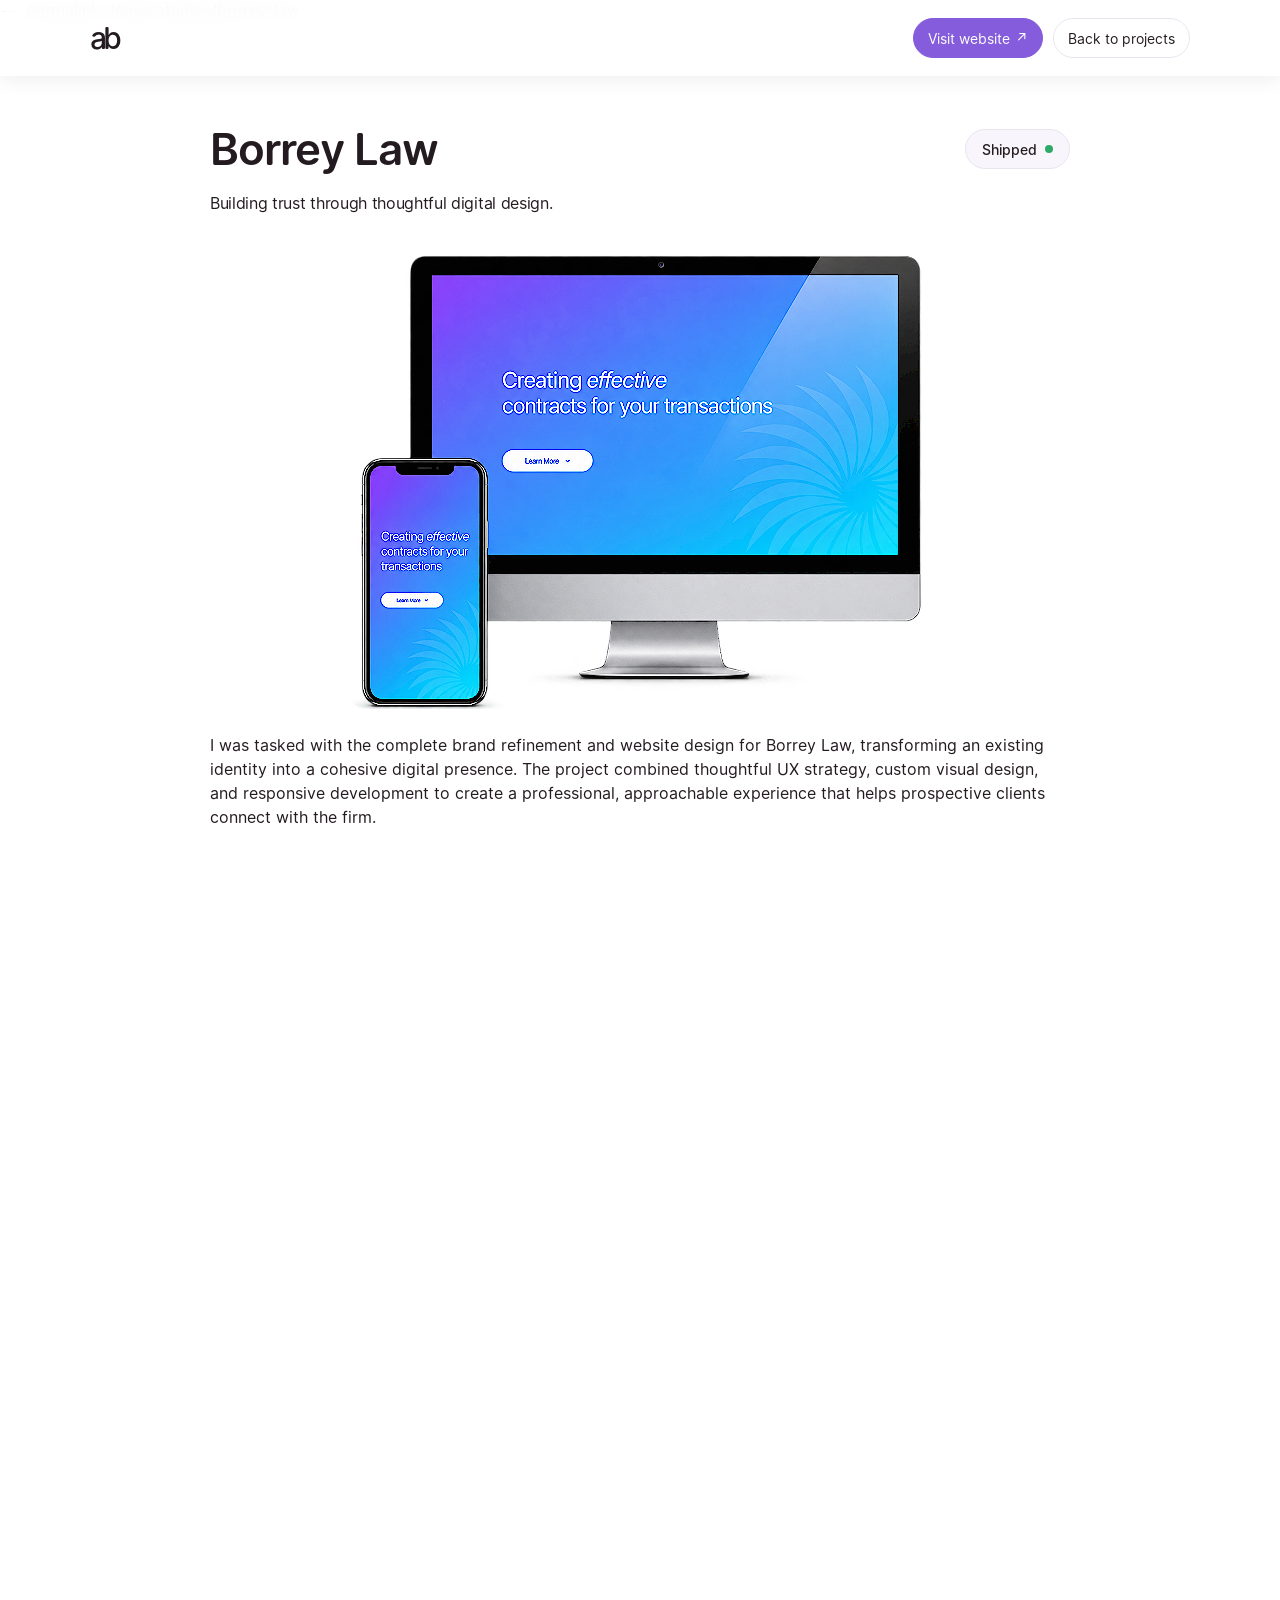
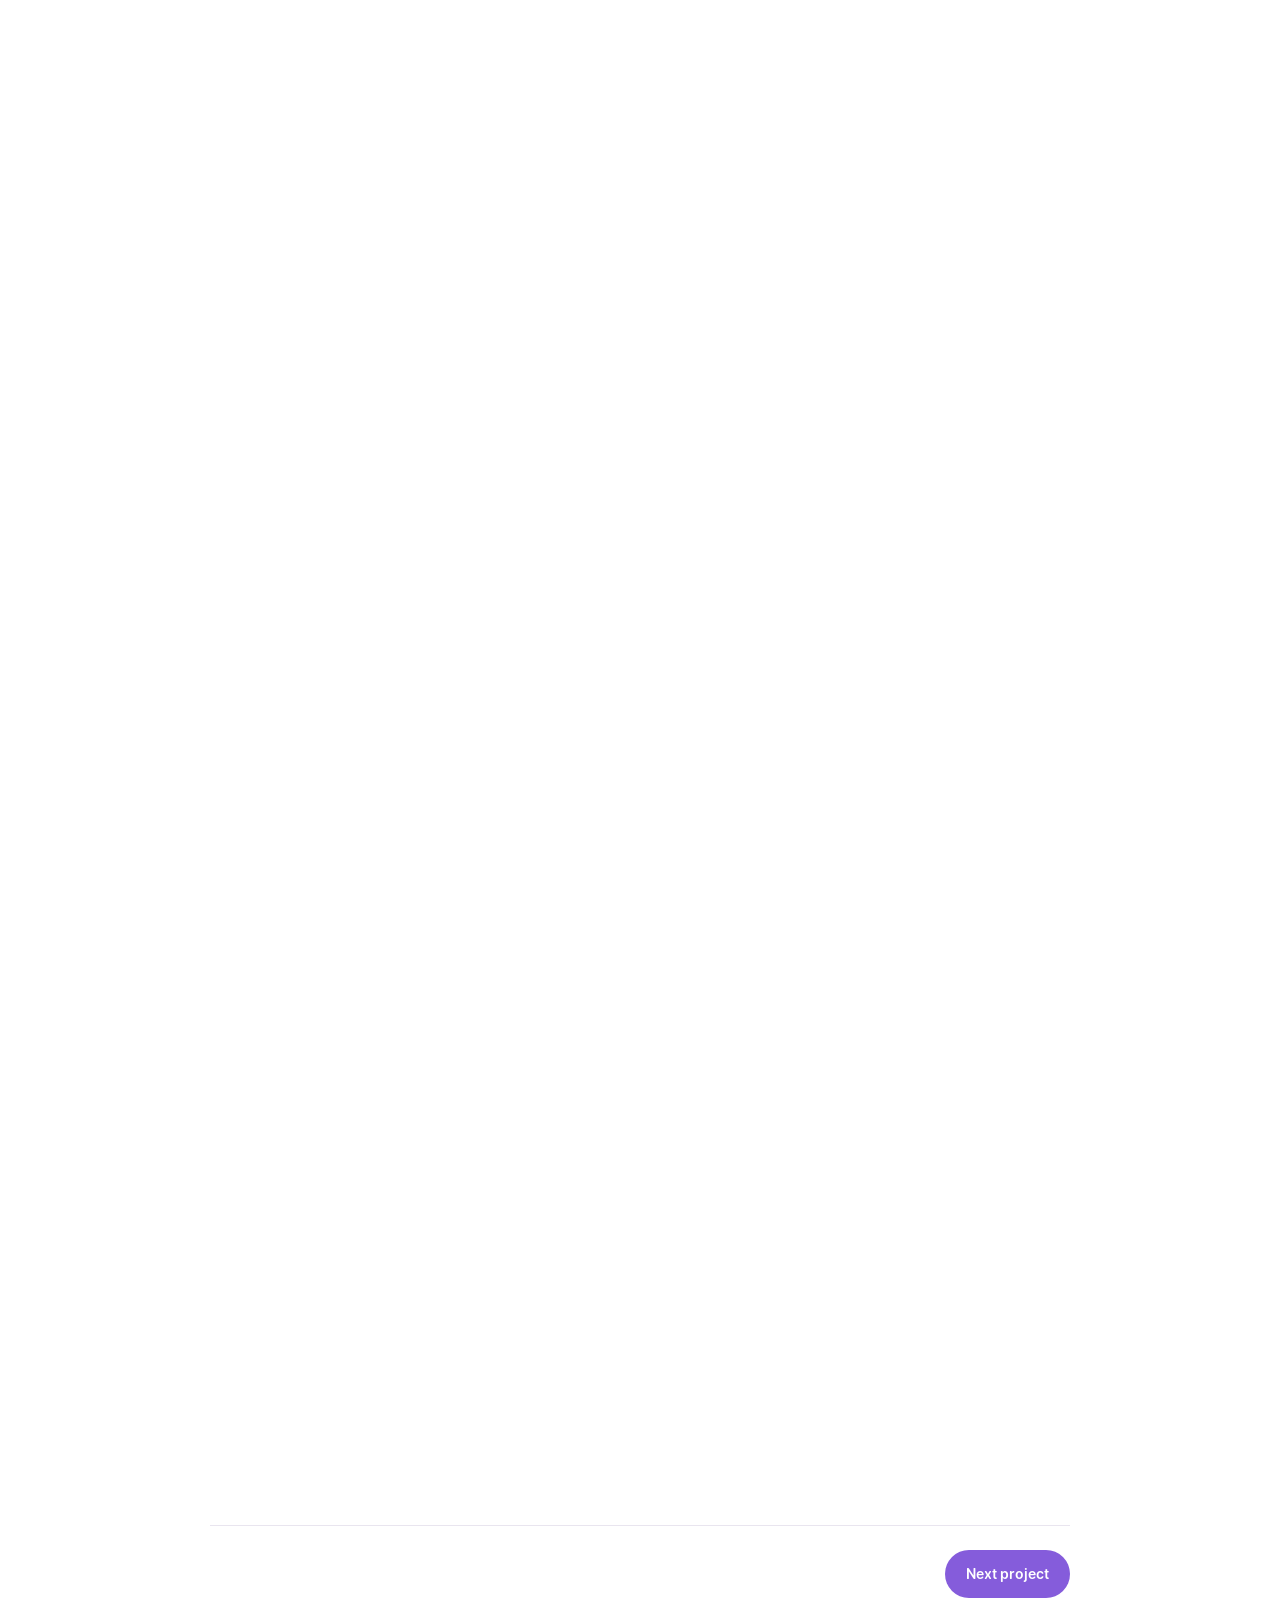
<file: case-studies/borrey-law.html>
---
permalink: /case-studies/borrey-law
---

<!doctype html>
<html lang="en">
<head>
  <meta charset="utf-8">
  <meta name="viewport" content="width=device-width, initial-scale=1">
  <meta name="description" content="A collaborative design and development project establishing Borrey Law’s brand identity and digital presence.">
  <title>Borrey Law | Alanna Bent</title>
  <link rel="preconnect" href="https://fonts.googleapis.com">
  <link rel="preconnect" href="https://fonts.gstatic.com" crossorigin>
  <script src="../custom.js" defer></script>
  <style>
    @font-face { font-family: "Open Runde"; src: url("/case-studies/assets/fonts/OpenRunde-Regular.woff2") format("woff2"); font-style: normal; font-weight: 400; font-display: swap; }
    @font-face { font-family: "Open Runde"; src: url("/case-studies/assets/fonts/OpenRunde-Medium.woff2") format("woff2"); font-style: normal; font-weight: 500; font-display: swap; }
    @font-face { font-family: "Open Runde"; src: url("/case-studies/assets/fonts/OpenRunde-Semibold.woff2") format("woff2"); font-style: normal; font-weight: 600; font-display: swap; }
    @font-face { font-family: "Open Runde"; src: url("/case-studies/assets/fonts/OpenRunde-Bold.woff2") format("woff2"); font-style: normal; font-weight: 700; font-display: swap; }
    :root {
      color-scheme: light;
      font-family: "Open Runde", sans-serif;
      color: #231b20;
      background: #fff;
      --ink: #231b20;
      --dark: #231b20;
      --accent: #855CDB;
      --teal: #22CAFF;
      --blue: #4499F3;
      --purple: #855CDB;
      --purple-dark: #47349b;
      --pink: #D22DA5;
      --muted: #6e6873;
      --line: #e9e5ef;
      --soft: #f8f6fc;
      --section-space: clamp(64px, 6vw, 80px);
      --section-space-mobile: 48px;
      --section-content-gap: 32px;
      --spacing: 4px;
    }
    *, *::before, *::after { box-sizing: border-box; }
    html { scroll-behavior: smooth; scroll-padding-top: 32px; }
    html, body { font-family: "Open Runde", sans-serif !important; }
    body { min-width: 320px; margin: 0; font-size: 16px; }
    main { display: flex; flex-direction: column; }
    a { color: inherit; }
    .wrap { width:min(860px, calc(100vw - 48px)); margin-inline:auto; }
    .site-header { position: fixed; z-index: 20; inset: 0 0 auto; display: flex; width: 100%; min-height: 88px; align-items: center; justify-content: space-between; margin: 0; padding-inline: max(40px, calc((100% - 1160px) / 2)); color: #fff; background: rgb(35 27 46 / 14%); backdrop-filter: saturate(145%) blur(12px); -webkit-backdrop-filter: saturate(145%) blur(12px); transition: color 180ms ease, background-color 180ms ease, box-shadow 180ms ease; }
    .site-header.is-scrolled { color: var(--ink); background: rgb(255 255 255 / 94%); box-shadow: 0 6px 22px rgb(35 27 46 / 9%); }
    .site-header, .site-header.is-scrolled { min-height:76px; padding:14px max(24px, calc((100% - 1100px) / 2)); color:#231b20; background:rgb(255 255 255 / 94%); box-shadow:0 4px 18px rgb(35 27 46 / 7%); }
    .navbar { display:flex; width:100%; max-width:1100px; align-items:center; justify-content:space-between; margin-inline:auto; }
    .navbar__brand { position:relative; display:inline-block; color:inherit; font-size:30px; font-weight:500; letter-spacing:-.12em; line-height:1; text-decoration:none; }
    .home-logo-wordmark { display:inline-block; }
    .home-logo-mark { display:none; }
    .navbar__brand:hover { cursor:pointer; }
    .home-nav-actions { display:flex; align-items:center; gap:10px; opacity:1; visibility:visible; transform:none; }
    .home-nav-actions a { display:inline-flex; min-height:40px; align-items:center; gap:5px; padding:8px 14px; border:1px solid #e9e5ef; border-radius:999px; color:#231b20; font-size:14px; text-decoration:none; }
    .home-nav-actions a:hover { border-color:var(--purple); background:#f8f6fc; color:var(--purple-dark); }
    .home-nav-actions .home-nav-actions__resume { border-color:var(--purple); background:var(--purple); color:#fff; }
    .brand { font-size: 34px; font-weight: 500; letter-spacing: -.14em; text-decoration: none; }
    .back-link { display: inline-flex; align-items: center; gap: 9px; color: inherit; font-size: 14px; text-decoration: none; transition: color 180ms ease; }
    .back-link::before { content: "←"; color: inherit; font-size: 19px; transition: transform 180ms ease; }
    .back-link:hover { color: var(--purple); }
    .site-header:not(.is-scrolled) .back-link:hover { color: #fff; }
    .back-link:hover::before { transform: translateX(-4px); }
    a:focus-visible { outline: 3px solid #855cdb; outline-offset: 4px; border-radius: 3px; }
    .hero { position: relative; isolation: isolate; display: grid; min-height: 100vh; min-height: 100svh; grid-template-columns: 1fr; align-items: center; justify-items: center; padding-block: 120px 70px; text-align: center; }
    .hero::before { position: absolute; z-index: -1; top: 0; bottom: 0; left: 50%; width: 100vw; content: ""; background: linear-gradient(130deg, #5B46B8 0%, #D22DA5 100%); transform: translateX(-50%); }
    .hero-copy { width: min(100%, 760px); max-width: none; margin-inline: auto; padding-block: 25px; }
    .hero .eyebrow { color: #22caff; }
    .eyebrow, .section-label { margin: 0 0 16px; color: var(--purple); font-size: 12px; font-weight: 700; letter-spacing: .16em; text-transform: uppercase; }
    h1 { margin: 0; font-size: clamp(64px, 8vw, 104px); font-weight: 400; letter-spacing: -.075em; line-height: .91; }
    .hero h1, .hero-tagline { color: #fff; }
    .hero-tagline { max-width: 600px; margin: 24px auto 0; font-size: clamp(20px, 2.2vw, 27px); font-weight: 500; letter-spacing: -.035em; line-height: 1.25; }
    .hero-summary { max-width: 560px; margin: 17px auto 0; color: #f8f6fc; font-size: 16px; line-height: 1.7; }
    .hero-actions { display: flex; flex-wrap: wrap; align-items: center; justify-content: center; gap: 16px 22px; margin-top: 28px; }
    .prototype-button { display: inline-flex; min-height: 48px; align-items: center; justify-content: center; gap: 10px; padding: 12px 21px; border: 0; border-radius: 999px; color: #fff; background: var(--purple); font-size: 14px; font-weight: 600; text-decoration: none; transition: background 180ms ease, transform 180ms ease; }
    .hero .prototype-button { color: #231b20; background: #fff; }
    .hero .prototype-button:hover { color: #4499f3; background: #f8f6fc; }
    .prototype-button:hover { background: var(--purple-dark); transform: translateY(-2px); }
    .prototype-button span { font-size: 17px; }
    .hero-note { color: #f8f6fc; font-size: 13px; }
    /* Case-study sequence and project intro */
    .hero { min-height: 0; align-items: start; justify-items: stretch; padding-block: 132px 34px; text-align: left; }
    .hero::before { display: none; }
    .hero-copy { width: min(100%, 860px); margin: 0 auto; padding: 0; }
    .hero .eyebrow { display: none; }
    .hero h1 { color: #231b20; font-size: clamp(52px, 6vw, 68px); letter-spacing: -.055em; line-height: 1; }
    .hero-tagline { max-width: 860px; margin: 16px 0 0; color: #231b20; font-size: clamp(23px, 3vw, 34px); font-weight: 400; }
    .hero-summary { max-width: 860px; margin: 48px auto 0; color: #231b20; font-size: clamp(17px, 2vw, 22px); line-height: 1.35; text-align: left; }
    .hero-visual { display: block; width: min(800px, 100%); margin: 48px auto 0; border-radius: 18px; }
    .hero-title-row { display:flex; align-items:flex-start; justify-content:space-between; gap:24px; }
    .hero-title-copy { min-width:0; }
    .shipped-status { display:inline-flex; flex:0 0 auto; align-items:center; justify-content:center; gap:8px; min-height:40px; margin-top:5px; padding:8px 16px; border:1px solid #e9e5ef; border-radius:999px; color:#231b20; background:#f8f6fc; font-size:14px; font-weight:500; text-decoration:none; }
    .shipped-status::after { width:8px; height:8px; border-radius:50%; background:#2eaa68; content:""; }
    .shipped-status:hover { border-color:#855cdb; background:#f5f1ff; }
    .hero-actions { margin-top: 22px; }
    .hero-note { color: var(--muted); }
    .overview { display: block; padding-block: 32px 74px; text-align: left; }
    .overview-heading { margin: 0 auto 55px; }
    .overview-heading h2.section-label { display:none; }
    .overview-description { max-width: 900px; color: #231b20; font-size: clamp(18px, 2vw, 23px); line-height: 1.3; text-align: center; }
    .overview-copy { width: 100%; }
    .project-details { gap: 28px; padding: 48px max(6%, calc((100% - 900px)/2)) 0; text-align: left; }
    .project-details dt { font-size: 20px; font-weight: 400; letter-spacing: 0; text-transform: none; }
    .project-details dd { font-size: 17px; font-weight: 400; line-height: 1.35; }
    .challenge-section { order: 2; padding-block: 18px 72px; }
    .challenge-section h2 { margin: 0 0 28px; font-size: clamp(28px, 2.6vw, 52px); font-weight: 700; letter-spacing: -.06em; line-height: 1.08; }
    .challenge-section p, .research-copy p { color: #231b20; font-size: clamp(19px, 1.8vw, 29px); line-height: 1.46; }
    .challenge-section p + p, .research-copy p + p { margin-top: 30px; }
    .persona-section { order: 3; background: #fff; }
    .research-heading { max-width: 1280px; margin: 0 0 28px; text-align: left; }
    .research-heading h2 { margin: 0; font-size: clamp(28px, 2.6vw, 52px); font-weight: 700; letter-spacing: -.06em; line-height: 1.08; }
    .research-copy { max-width: 1280px; margin-bottom: 34px; }
    .persona-gallery { display: grid; grid-template-columns: repeat(3, minmax(0, 1fr)); gap: 18px; align-items: start; }
    .persona-gallery figure { margin: 0; }
    .persona-gallery img { display:block; width:100%; height:auto; }
    .persona-gallery figcaption { padding-top: 10px; color: var(--muted); font-size: 13px; text-align:center; }
    .persona-references { margin-top: 34px; }
    .persona-references .research-papers { background: linear-gradient(130deg, #5B46B8 0%, #D22DA5 100%); }
    main > .hero { order: 0; }
    main > .overview { order: 1; }
    main > .process-section[aria-labelledby="architecture-title"] { order: 4; }
    main > .process-section[data-section="wireframes"] { order: 5; }
    main > .process-section[aria-labelledby="final-impact-title"] { order: 7; }
    .overview { display: grid; grid-template-columns: 1fr; justify-items: center; gap: 36px; padding-block: var(--section-space); text-align: center; }
    .overview-heading h2:not(.section-label), .section-heading h2 { max-width: 580px; margin: 0; font-size: clamp(30px, 4.5vw, 48px); font-weight: 400; letter-spacing: -.06em; line-height: 1.05; }
    .overview-heading h2.section-label { margin: 0 0 16px; font-size: 12px; font-weight: 700; letter-spacing: .16em; }
    .overview-description { max-width: 760px; margin: 0 auto; color: var(--muted); font-size: 17px; line-height: 1.8; }
    .overview-copy { width: min(100%, 900px); }
    .project-details { display: grid; grid-template-columns: repeat(4, minmax(0, 1fr)); gap: 18px 24px; width: min(100%, 920px); margin: 0 auto; padding-top: 24px; border-top: 1px solid var(--line); text-align: left; }
    .project-details div { min-width: 0; }
    .project-details dt { margin-bottom: 6px; color: var(--muted); font-size: 12px; font-weight: 600; letter-spacing: .08em; text-transform: uppercase; }
    .project-details dd { margin: 0; font-size: 14px; font-weight: 500; line-height: 1.55; }
    .project-details a { color: var(--purple-dark); text-underline-offset: 3px; }
    .focus-section { padding-block: var(--section-space); background: var(--soft); }
    .section-heading { max-width: 680px; margin: 0 auto var(--section-content-gap); text-align: center; }
    .section-heading .section-label { margin-bottom: 13px; }
    .section-heading p:last-child { max-width: 610px; margin: 17px auto 0; color: var(--muted); font-size: 16px; line-height: 1.7; }
    .focus-grid { display: grid; grid-template-columns: repeat(3, minmax(0, 1fr)); gap: 18px; }
    .focus-card { min-height: 220px; padding: 26px; border: 1px solid #e9e5ef; border-radius: 14px; background: #fff; }
    .focus-index { display: grid; width: 38px; height: 38px; place-items: center; margin-bottom: 28px; border-radius: 50%; color: #fff; background: linear-gradient(135deg, var(--purple), var(--pink)); font-size: 12px; font-weight: 700; }
    .focus-card h3 { margin: 0 0 10px; font-size: 19px; font-weight: 500; letter-spacing: -.035em; }
    .focus-card p { margin: 0; color: var(--muted); font-size: 14px; line-height: 1.7; }
    .design-story { display: grid; grid-template-columns: 1fr 1fr; align-items: center; gap: clamp(36px, 8vw, 100px); padding-block: var(--section-space); }
    .design-story h2 { max-width: 480px; margin: 0; font-size: clamp(30px, 4vw, 44px); font-weight: 400; letter-spacing: -.06em; line-height: 1.06; }
    .design-story-copy p { margin: 0 0 17px; color: var(--muted); font-size: 16px; line-height: 1.8; }
    .design-story-copy p:last-child { margin-bottom: 0; }
    .design-principles { display: grid; gap: 0; margin: 26px 0 0; padding: 0; list-style: none; border-top: 1px solid var(--line); }
    .design-principles li { display: flex; gap: 14px; padding: 14px 0; border-bottom: 1px solid var(--line); font-size: 14px; font-weight: 500; }
    .design-principles li::before { content: "✳"; color: var(--pink); }
    .screen-section { padding-block: var(--section-space); color: #fff; background: #231b20; }
    .screen-section .section-label { color: #22caff; }
    .screen-section .section-heading p:last-child { color: #6e6873; }
    .screen-showcase { display: grid; grid-template-columns: 1.05fr .95fr; gap: 34px; align-items: center; }
    .screen-showcase figure { margin: 0; }
    .screen-showcase img { display: block; width: 100%; height: auto; border-radius: 12px; }
    .screen-caption { max-width: 390px; padding: 24px 0; }
    .screen-caption h3 { margin: 0 0 12px; font-size: 23px; font-weight: 500; letter-spacing: -.04em; }
    .screen-caption p { margin: 0; color: #6e6873; font-size: 15px; line-height: 1.75; }
    .process-intro { max-width: 700px; margin: 0 auto var(--section-content-gap); color: var(--muted); font-size: 16px; line-height: 1.8; text-align: center; }
    .process-section { padding-block: var(--section-space); }
    .process-section + .process-section { padding-top: 0; }
    .process-section.process-alt { background: var(--soft); }
    .process-header { display: grid; grid-template-columns: 1fr; gap: 24px; align-items: start; max-width: 800px; margin-bottom: var(--section-content-gap); }
    .process-header--split { max-width: 1000px; }
    .process-copy--split { display: grid; grid-template-columns: minmax(0, 1.2fr) minmax(240px, .8fr); grid-template-areas: "label label" "title description"; align-items: center; column-gap: 36px; }
    .process-copy--split .section-label { grid-area: label; }
    .process-header--split .process-copy--split .section-label { margin-bottom: 0; }
    .process-copy--split h2 { grid-area: title; }
    .process-copy--split p:not(.section-label) { grid-area: description; margin: 0; }
    .process-header h2 { max-width: 660px; margin: 0; font-size: clamp(30px, 4vw, 44px); font-weight: 400; letter-spacing: -.06em; line-height: 1.05; }
    #visual-title { margin-inline: auto; text-align: center; }
    .process-section[aria-labelledby="visual-title"] .process-header { margin-inline: auto; }
    .process-section[aria-labelledby="visual-title"] .process-header > div { text-align: center; }
    .process-section[aria-labelledby="visual-title"] .process-header p:not(.section-label) { margin-inline: auto; }
    .process-header p:not(.section-label) { max-width: 690px; margin: 15px 0 0; color: var(--muted); font-size: 16px; line-height: 1.75; }
    .process-header .section-label { margin-bottom: 10px; }
    .ia-map { display: grid; width: 100%; max-width: none; justify-self: stretch; justify-items: center; gap: 6px; padding: 12px; border: 1px solid #e9e5ef; border-radius: 14px; background: #fff; }
    .ia-explorer { display:grid; grid-template-columns:minmax(0, 1fr); align-items:start; gap:0; width:100%; }
    .ia-node { display: grid; min-height: 40px; place-items: center; padding: 8px 12px; border: 0; border-radius: 0; color: #fff; background: var(--purple); font: inherit; font-size: 13px; line-height: 1.25; text-align: center; cursor: pointer; transition: box-shadow 160ms ease, transform 160ms ease, background-color 160ms ease; }
    button.ia-node:hover { background: var(--purple-dark); transform: translateY(-2px); }
    .ia-node[aria-pressed="true"] { box-shadow: 0 0 0 3px #fff, 0 0 0 6px #855cdb; }
    .ia-node:focus-visible { outline: 3px solid #855cdb; outline-offset: 3px; }
    .ia-login { min-width: 112px; }
    .ia-flow-row { display: grid; width: 100%; grid-template-columns: 1fr 20px 1fr 20px 1fr; align-items: center; gap: 0; margin-top: 0; }
    .ia-login-test { min-width: 0; }
    .ia-line { display: block; height: 1px; background: #222; }
    .ia-line--dotted { height: 0; border-top: 2px dotted #555; background: transparent; }
    .ia-down-arrow { position: relative; width: 1px; height: 14px; margin: 0 auto; background: #222; }
    .ia-down-arrow::after { position: absolute; right: -4px; bottom: -1px; width: 8px; height: 8px; border-right: 1px solid #222; border-bottom: 1px solid #222; content: ""; transform: rotate(45deg); }
    .ia-home-feed { display: grid; width: 84px; aspect-ratio: 1; place-items: center; border: 1.5px solid #855cdb; border-radius: 50%; color: #231b20; background: #fff; font-size: 13px; text-align: center; }
    .ia-destinations { position: relative; display: grid; width: 100%; grid-template-columns: repeat(3, minmax(0, 1fr)); gap: 0; margin-top: 0; padding-top: 14px; }
    .ia-destinations::before { position: absolute; top: 0; right: 16.6667%; left: 16.6667%; height: 1px; background: #222; content: ""; }
    .ia-destination { position: relative; display: grid; align-content: start; justify-items: center; min-width: 0; padding-inline: 8px; text-align: center; }
    .ia-destination::before { position: absolute; top: -14px; left: 50%; width: 1px; height: 14px; background: #222; content: ""; }
    .ia-destination-title { width: 100%; min-height: 40px; padding: 8px; background: var(--purple-dark); }
    .ia-detail-list { position: relative; display: grid; width: 100%; justify-items: center; gap: 8px; padding-top: 24px; }
    .ia-detail-list::before { position: absolute; top: 0; left: 50%; width: 1px; height: 18px; background: #222; content: ""; }
    .ia-detail { display: grid; width: 100%; min-height: 36px; place-items: center; padding: 6px; border: 1px solid #22caff; color: #231b20; background: #f8f6fc; font: inherit; font-size: 12px; line-height: 1.35; text-align: center; cursor:pointer; transition:box-shadow 160ms ease, transform 160ms ease; }
    .ia-detail:hover { transform:translateY(-2px); }
    .ia-footnote { margin: 28px 0 0; color: var(--muted); font-size: 12px; line-height: 1.6; text-align: center; }
    .design-decision-label { font-weight: 400; letter-spacing: normal; text-transform: none; }
    .artifact-grid { display: grid; grid-template-columns: repeat(3, minmax(0, 1fr)); gap: 18px; }
    .artifact-card { min-width: 0; margin: 0; padding: 14px; border: 1px solid #e9e5ef; border-radius: 13px; background: #fff; }
    .artifact-card img { display: block; width: 100%; height: 360px; object-fit: contain; object-position: center; border-radius: 8px; background: #f8f6fc; }
    .artifact-card--comment .artifact-image-wrap { position: relative; width: min(100%, 190px); margin-inline: auto; }
    .artifact-card--comment .artifact-image-wrap img { width: 100%; height: auto; max-height: 330px; border-radius: 8px; }
    .artifact-grid--wireframes .artifact-card--comment .artifact-image-wrap { width: 100%; }
    .artifact-grid--wireframes .artifact-card--comment .artifact-image-wrap img { height: 330px; max-height: none; object-fit: contain; }
    .comment-marker { position: absolute; top: var(--marker-top, 43%); right: var(--marker-right, -11px); left: var(--marker-left, auto); display: grid; width: 38px; height: 38px; place-items: center; padding: 0; border: 2px solid #fff; border-radius: 50%; color: #fff; background: var(--purple); cursor: pointer; opacity: 1; visibility: visible; box-shadow: 0 3px 12px rgb(35 27 46 / 25%); transition: background-color 160ms ease; }
    .artifact-grid--wireframes .artifact-card:nth-child(1) { --marker-top: 12%; --marker-left: 12%; --marker-right: auto; }
    .artifact-grid--wireframes .artifact-card:nth-child(2) { --marker-top: 39%; --marker-left: auto; --marker-right: 12%; }
    .artifact-grid--wireframes .artifact-card:nth-child(3) { --marker-top: 22%; --marker-left: 16%; --marker-right: auto; }
    .artifact-grid--wireframes .artifact-card:nth-child(4) { --marker-top: 62%; --marker-left: auto; --marker-right: 16%; }
    .artifact-grid--wireframes .artifact-card:nth-child(5) { --marker-top: 31%; --marker-left: 11%; --marker-right: auto; }
    .artifact-grid--wireframes .artifact-card:nth-child(6) { --marker-top: 15%; --marker-left: auto; --marker-right: 13%; }
    .artifact-grid--wireframes .artifact-card:nth-child(7) { --marker-top: 57%; --marker-left: 15%; --marker-right: auto; }
    .artifact-grid--wireframes .artifact-card:nth-child(8) { --marker-top: 45%; --marker-left: auto; --marker-right: 12%; }
    .comment-marker svg { display: block; width: 19px; height: 19px; fill: none; stroke: currentColor; stroke-linecap: round; stroke-linejoin: round; stroke-width: 1.8; }
    .comment-marker:hover { background: var(--purple-dark); }
    .comment-marker:focus-visible { outline: 3px solid #855cdb; outline-offset: 3px; }
    .comment-popover { position: absolute; z-index: 5; top: calc(var(--marker-top, 43%) + 44px); right: -4px; width: min(235px, 82vw); padding: 13px 15px; border: 1px solid #e9e5ef; border-radius: 10px; color: #231b20; background: #fff; font-size: 12px; line-height: 1.55; text-align: left; box-shadow: 0 10px 28px rgb(35 27 46 / 20%); }
    .artifact-card figcaption { padding: 13px 3px 2px; }
    .artifact-card figcaption strong { display: block; margin-bottom: 4px; font-size: 14px; font-weight: 600; }
    .artifact-card figcaption span { display: block; color: var(--muted); font-size: 12px; line-height: 1.5; }
    .artifact-grid--wireframes { grid-template-columns: repeat(4, minmax(0, 1fr)); }
    .artifact-grid--wireframes .artifact-card img { height: 330px; }
    .visual-system { display: grid; grid-template-columns: .8fr 1.2fr; gap: 24px; align-items: stretch; margin-top: 30px; }
    .visual-panel { min-width: 0; padding: 22px; border: 1px solid #e9e5ef; border-radius: 14px; background: #fff; }
    .visual-panel h3 { margin: 0 0 12px; font-size: 18px; font-weight: 600; }
    .visual-panel p { margin: 0 0 18px; color: var(--muted); font-size: 14px; line-height: 1.65; }
    .visual-panel img { display: block; width: 100%; max-height: 340px; object-fit: contain; object-position: center; border-radius: 8px; background: #f8f6fc; }
    .accessibility-videos { display: grid; grid-template-columns: repeat(2, minmax(0, 1fr)); gap: 14px; }
    .accessibility-feature { position: relative; min-width: 0; margin: 0; }
    .accessibility-feature video { display: block; width: 100%; aspect-ratio: 9 / 15; max-height: 420px; border-radius: 9px; background: #f8f6fc; object-fit: contain; }
    .video-toggle { position: absolute; top: 10px; right: 10px; z-index: 1; display: grid; width: 40px; height: 40px; place-items: center; padding: 0; border: 1px solid rgb(255 255 255 / 70%); border-radius: 50%; color: #fff; background: rgb(35 27 46 / 88%); cursor: pointer; box-shadow: 0 3px 12px rgb(0 0 0 / 18%); }
    .video-toggle svg { display: block; width: 16px; height: 16px; fill: currentColor; }
    .video-toggle:hover { background: #231b20; }
    .video-toggle:focus-visible { outline: 3px solid #855cdb; outline-offset: 3px; }
    .accessibility-feature figcaption { padding-top: 13px; }
    .accessibility-feature h4 { margin: 0 0 6px; font-size: 15px; font-weight: 600; }
    .accessibility-feature p { margin: 0; color: var(--muted); font-size: 12px; line-height: 1.6; }
    .brand-palette, .calm-swatches { display: grid; grid-template-columns: repeat(4, minmax(0, 1fr)); gap: 10px; }
    .brand-swatch { min-width: 0; overflow: hidden; padding: 0; border: 1px solid #e9e5ef; border-radius: 10px; background: #fff; text-align: left; cursor: pointer; }
    .brand-swatch[aria-pressed="true"] { outline: 3px solid #855cdb; outline-offset: 2px; }
    .brand-swatch:focus-visible, .type-sample:focus-visible { outline: 3px solid #855cdb; outline-offset: 3px; }
    .brand-swatch-color, .calm-swatch-color { display: block; height: 42px; }
    .brand-swatch-label, .calm-swatch span:last-child { display: block; min-height: 53px; padding: 7px 6px; color: #6e6873; font-size: 9px; line-height: 1.4; }
    .brand-swatch-label strong, .brand-swatch-label small { display: block; }
    .brand-swatch-label strong, .calm-swatch strong { display: block; font-size: 10px; font-weight: 600; }
    .brand-swatch-label small, .calm-swatch small { display: block; margin-top: 3px; color: var(--muted); font-size: 9px; }
    .palette-detail { min-height: 68px; margin-top: 17px; padding-top: 15px; border-top: 1px solid var(--line); }
    .palette-detail strong { display: block; font-size: 14px; }
    .palette-detail p { margin: 5px 0 0; color: var(--muted); font-size: 13px; line-height: 1.55; }
    .calm-palette { margin-top: 18px; padding: 16px; border: 1px solid #e9e5ef; border-radius: 12px; background: #f8f6fc; }
    .calm-palette h4 { margin: 0 0 6px; font-size: 14px; font-weight: 600; }
    .calm-palette > p { margin: 0 0 13px; color: var(--muted); font-size: 12px; line-height: 1.55; }
    .calm-swatch { min-width: 0; overflow: hidden; padding: 0; border: 1px solid #e9e5ef; border-radius: 8px; color: var(--ink); background: #fff; font: inherit; text-align: left; cursor: pointer; }
    .calm-swatch[aria-pressed="true"] { outline: 3px solid #855cdb; outline-offset: 2px; }
    .calm-swatch:focus-visible { outline: 3px solid #855cdb; outline-offset: 3px; }
    .calm-swatch:hover { transform: translateY(-2px); }
    .type-scale { display: grid; gap: 10px; }
    .type-sample { display: grid; grid-template-columns: 1fr auto; align-items: center; gap: 8px 12px; width: 100%; min-height: 68px; padding: 13px 15px; border: 1px solid #e9e5ef; border-radius: 10px; color: var(--ink); background: #fff; font-family: "Open Runde", sans-serif; text-align: left; cursor: pointer; }
    .type-sample[aria-pressed="true"] { border-color: #855cdb; background: #f8f6fc; box-shadow: inset 3px 0 var(--purple); }
    .type-sample small { grid-column: 1 / -1; color: var(--muted); font-size: 10px; letter-spacing: .1em; text-transform: uppercase; }
    .type-sample-text { min-width: 0; }
    .type-display-sample { font-size: 26px; font-weight: 700; letter-spacing: -.055em; }
    .type-interface-sample { font-size: 18px; font-weight: 600; }
    .type-body-sample { font-size: 14px; font-weight: 400; line-height: 1.45; }
    .type-spec-detail { min-height: 76px; margin-top: 16px; padding-top: 13px; border-top: 1px solid var(--line); }
    .type-spec-detail strong { display: block; font-size: 13px; }
    .type-spec-detail p { margin: 5px 0 0; color: var(--muted); font-size: 12px; line-height: 1.55; }
    .persona-section { padding-block: var(--section-space); background: var(--soft); }
    .persona-section .section-heading h2 { margin-inline: auto; }
    .research-layout { display: grid; grid-template-columns: minmax(145px, .55fr) minmax(320px, 1.35fr) minmax(290px, 1fr); align-items: start; gap: 22px; text-align: center; }
    .research-intro .section-label { margin-bottom: 13px; }
    .research-intro h2 { margin: 0; font-size: clamp(28px, 3vw, 36px); font-weight: 400; letter-spacing: -.055em; line-height: 1.05; }
    .research-intro > p:last-child { margin: 15px 0 0; color: var(--muted); font-size: 14px; line-height: 1.7; }
    .persona-tabs { display:grid; grid-template-columns:repeat(3, minmax(0,1fr)); gap:10px; max-width:760px; margin:0 auto 18px; }
    .persona-tab { display:grid; gap:3px; min-width:0; padding:12px 10px; border:1px solid #e9e5ef; border-radius:9px; color:#6e6873; background:#fff; font:inherit; text-align:center; cursor:pointer; }
    .persona-tab strong { font-size:14px; font-weight:500; }
    .persona-tab span { color:var(--muted); font-size:12px; font-weight:400; }
    .persona-tab[aria-selected="true"] { border-color:var(--persona-active-color, var(--purple)); color:#fff; background:var(--persona-active-color, var(--purple)); }
    .persona-tab:nth-child(2) { --persona-active-color:#855cdb; }
    .persona-tab:nth-child(3) { --persona-active-color:#22caff; }
    .persona-tab[aria-selected="true"] span { color:rgb(255 255 255 / 90%); }
    .persona-tab:focus-visible { outline:3px solid #855cdb; outline-offset:3px; }
    .persona-panels { min-width:0; }
    .persona-card { min-width: 0; padding: 18px; border: 1px solid #e9e5ef; border-top: 4px solid var(--persona-color, var(--purple)); border-radius: 13px; background: #fff; }
    .persona-card[hidden] { display:none; }
    .persona-card:nth-child(2) { --persona-color: #855cdb; }
    .persona-card:nth-child(3) { --persona-color: #22caff; }
    .persona-kind { margin: 0 0 8px; color: var(--persona-color); font-size: 10px; font-weight: 700; letter-spacing: .12em; text-transform: uppercase; }
    .persona-card h3 { margin: 0; font-size: 20px; font-weight: 500; letter-spacing: -.04em; }
    .persona-meta { margin: 4px 0 10px; color: var(--muted); font-size: 11px; font-weight: 400; line-height: 1.5; }
    .persona-card h4 { margin: 11px 0 4px; font-size: 11px; font-weight: 700; }
    .persona-card p:not(.persona-kind):not(.persona-meta) { margin: 0; color: var(--muted); font-size: 12px; line-height: 1.55; }
    .persona-need { margin-top: 11px !important; padding-top: 10px; border-top: 1px solid var(--line); color: var(--ink) !important; font-weight: 500; }
    .research-papers { padding: 23px; border-radius: 16px; color: #fff; background: linear-gradient(130deg, #5B46B8 0%, #D22DA5 100%); }
    .research-papers .section-label { margin-bottom: 10px; color: #f8f6fc; }
    .research-papers h3 { margin: 0; font-size: 25px; font-weight: 500; letter-spacing: -.045em; line-height: 1.1; }
    .research-papers > p:not(.section-label) { margin: 11px 0 18px; color: rgb(255 255 255 / 88%); font-size: 12px; line-height: 1.6; }
    .research-paper-list { display: grid; gap: 10px; }
    .research-paper { display: grid; gap: 6px; padding: 13px; border: 1px solid rgb(255 255 255 / 38%); border-radius: 11px; color: #fff; background: rgb(255 255 255 / 12%); text-align: center; text-decoration: none; transition: background 180ms ease, color 180ms ease, transform 180ms ease; }
    .research-paper:hover { color: #4499f3; background: #fff; transform: translateY(-2px); }
    .research-paper:focus-visible { outline: 3px solid #fff; outline-offset: 3px; }
    .research-paper-title { font-size: 12px; font-weight: 600; line-height: 1.45; }
    .research-paper-source { color: rgb(255 255 255 / 82%); font-size: 10px; line-height: 1.4; }
    .research-paper:hover .research-paper-source { color: #4499f3; }
    .research-paper-action { margin-top: 2px; font-size: 10px; font-weight: 700; }
    .ui-gallery-arrow { display: grid; width: 42px; height: 42px; place-items: center; border: 1px solid #e9e5ef; border-radius: 50%; color: var(--purple-dark); background: #fff; font-size: 22px; cursor: pointer; transition: color 180ms ease, background 180ms ease; }
    .ui-gallery-arrow:hover { color: #fff; background: var(--purple); }
    .ui-gallery-arrow:disabled { color:#6e6873; background:#f8f6fc; cursor:default; }
    .ui-gallery-arrow:disabled:hover { color:#6e6873; background:#f8f6fc; }
    .ui-gallery-arrow:focus-visible { outline: 3px solid #855cdb; outline-offset: 3px; }
    .ui-gallery-hint { color: var(--muted); font-size: 12px; }
    .phone-mockup-grid { display:grid; grid-template-columns:repeat(3, minmax(0,1fr)); gap:28px 20px; align-items:stretch; }
    .phone-mockup-item { min-width:0; margin:0; padding:16px; border:1px solid #e9e5ef; border-radius:18px; background:#fff; }
    .phone-mockup-grid .phone-mockup { position:relative; width:100%; height:330px; aspect-ratio:auto; margin:0; padding:0; border:0; border-radius:14px; background:#f8f6fc; box-shadow:none; }
    .phone-mockup-grid .phone-screen { position:absolute; z-index:1; inset-block:0; left:50%; width:min(66%, 180px); overflow:hidden; border:4px solid #231b20; border-radius:0; background:#fff; transform:translateX(-50%); }
    .phone-screen > img { display:block; width:100%; height:100%; object-fit:contain; user-select:none; -webkit-user-drag:none; }
    .phone-comment-trigger { position:absolute; z-index:3; top:50%; left:50%; display:grid; width:54px; height:54px; place-items:center; padding:0; border:3px solid #fff; border-radius:50%; color:#fff; background:var(--purple); cursor:pointer; transform:translate(-50%,-50%); animation:phone-comment-pulse 1.8s ease-out infinite; }
    .phone-comment-trigger svg { display:block; width:32px; height:32px; fill:none; stroke:currentColor; stroke-linecap:round; stroke-linejoin:round; stroke-width:2; }
    .phone-comment-trigger:focus-visible, .phone-comment-close:focus-visible { outline:3px solid #855cdb; outline-offset:3px; }
    .phone-comment-panel { position:absolute; z-index:4; top:50%; left:56%; width:min(160px, calc(100vw - 64px)); padding:16px 13px; border:1px solid #e9e5ef; border-radius:16px; background:#fff; box-shadow:0 12px 32px rgb(35 27 46 / 18%); transform:translateY(-50%); }
    .phone-mockup-item.has-open-comment { position:relative; z-index:5; }
    .phone-comment-panel[hidden] { display:none; }
    .phone-comment-panel h3 { margin:0 24px 8px 0; color:var(--purple-dark); font-size:13px; font-weight:600; }
    .phone-comment-panel p { margin:0; color:#231b20; font-size:12px; line-height:1.5; }
    .phone-comment-close { position:absolute; top:7px; right:7px; display:grid; width:26px; height:26px; place-items:center; padding:0; border:0; border-radius:50%; color:var(--purple-dark); background:#f5f1ff; font-size:17px; cursor:pointer; }
    @keyframes phone-comment-pulse { 0% { box-shadow:0 0 0 0 rgb(133 92 219 / 45%); } 70% { box-shadow:0 0 0 15px rgb(133 92 219 / 0%); } 100% { box-shadow:0 0 0 0 rgb(133 92 219 / 0%); } }
    .phone-mockup-caption { display:none; }
    .visual-system { grid-template-columns:repeat(2,minmax(0,1fr)); }
    .design-system-intro { max-width:960px; margin:30px auto 0; }
    .ui-phone-carousel { display:grid; grid-template-columns:auto minmax(0,1fr) auto; align-items:center; justify-items:center; gap:28px; width:min(100%, 760px); margin-inline:auto; }
    .ui-phone-carousel .phone-mockup { width:min(100%, 260px); border-radius:40px; }
    .ui-phone-carousel .phone-mockup { touch-action:pan-y; cursor:grab; }
    .ui-phone-carousel .phone-mockup:active { cursor:grabbing; }
    .ui-phone-carousel .phone-screen { border-radius:29px; }
    .ui-phone-carousel .phone-comment-trigger, .ui-phone-carousel .phone-comment-panel { display:none; }
    .ui-phone-carousel-caption { grid-column:1 / -1; min-height:28px; margin:0; color:#231b20; font-size:16px; text-align:center; }
    .ui-phone-count { grid-column:1 / -1; margin-top:-20px; color:var(--muted); font-size:13px; }
    .prototype-cta { display: flex; align-items: center; justify-content: space-between; gap: 28px; margin-block: 0 var(--section-space); padding: clamp(30px, 6vw, 64px); border-radius: 20px; color: #fff; background: linear-gradient(130deg, #5B46B8 0%, #D22DA5 100%); }
    .prototype-cta .section-label { color: #f8f6fc; }
    .prototype-cta h2 { max-width: 590px; margin: 0; font-size: clamp(27px, 3.5vw, 40px); font-weight: 400; letter-spacing: -.055em; line-height: 1.08; }
    .prototype-cta p { margin: 12px 0 0; color: rgb(255 255 255 / 90%); font-size: 15px; line-height: 1.65; }
    .prototype-cta .prototype-button { color: #231b20; background: #fff; }
    .prototype-cta .prototype-button:hover { color: #4499f3; background: #f8f6fc; }
    .site-footer { width: min(1160px, calc(100% - 80px)); margin: 0 auto; padding: 24px 0 34px; border-top: 1px solid var(--line); color: var(--muted); font-size: 12px; text-align: center; }
    .next-project-footer { display:flex; align-items:center; justify-content:flex-end; width:min(860px, calc(100vw - 48px)); margin:48px auto 32px; padding:24px 0 0; }
    /* Reference-inspired case-study composition overrides */
    .hero { min-height:0; align-items:start; justify-items:stretch; padding-block:104px 20px; text-align:left; }
    .hero::before { display:none; }
    .hero-copy { width:100%; margin:0; padding:0; }
    .hero .eyebrow { display:none; }
    .hero h1 { color:#231b20; font-size:clamp(50px, 5vw, 62px); letter-spacing:-.02em; line-height:1; }
    .hero-tagline { max-width:none; margin:18px 0 0; color:#231b20; font-size:clamp(23px, 3vw, 34px); font-weight:400; }
    .hero-summary { max-width:900px; margin:28px auto 0; color:#231b20; font-size:clamp(17px, 2vw, 22px); line-height:1.35; text-align:center; }
    .hero-visual { display:block; width:100%; max-width:860px; margin:36px auto 0; border-radius:18px; filter:url(#screen-sharpen); }
    .hero-actions { margin-top:22px; }
    .hero-note { color:var(--muted); }
    .overview { display:block; padding-block:32px 74px; text-align:left; }
    .overview-heading { margin:0 auto 55px; }
    .overview-heading h2.section-label { display:none; }
    .overview-copy { width:100%; }
    .project-details { gap:28px; padding:48px max(6%, calc((100% - 900px)/2)) 0; text-align:left; }
    .project-details dt { font-size:20px; font-weight:400; letter-spacing:0; text-transform:none; }
    .project-details dd { font-size:17px; font-weight:400; line-height:1.35; }
    .hero-summary { max-width:860px; text-align:left; }
    .project-details { grid-template-columns:repeat(4, minmax(0,1fr)); gap:24px; padding:24px 0; border-top:1px solid var(--line); border-bottom:1px solid var(--line); text-align:left; }
    .project-details { width:100%; }
    .project-details dt { margin-bottom:0; color:var(--muted); font-size:16px; font-weight:400; letter-spacing:0; text-transform:none; }
    .project-details dd { color:#231b20; font-size:16px; font-weight:400; line-height:1.5; }
    .project-details .team-detail { grid-column:1 / -1; }
    .challenge-section { order:2; padding-block:0 42px; }
    .challenge-section h2 { margin:0 0 20px; font-size:clamp(30px, 4vw, 42px); font-weight:400; letter-spacing:-.05em; }
    .challenge-section p, .research-copy p { color:#231b20; font-size:clamp(17px, 1.7vw, 19px); line-height:1.45; }
    .challenge-section p + p, .research-copy p + p { margin-top:32px; }
    .persona-section { order:3; padding-block:clamp(32px, 4vw, 48px); background:#fff; }
    .research-heading { max-width:960px; margin:0 0 34px; text-align:left; }
    .research-heading h2 { margin:0; font-size:clamp(30px, 4vw, 42px); font-weight:400; letter-spacing:-.05em; }
    .research-copy { max-width:960px; margin-bottom:34px; }
    .persona-gallery { display:grid; grid-template-columns:repeat(3, minmax(0,1fr)); gap:18px; align-items:start; }
    .persona-gallery figure { margin:0; }
    .persona-gallery img { display:block; width:100%; height:auto; }
    .persona-gallery figcaption { padding-top:10px; color:var(--muted); font-size:13px; text-align:center; }
    .research-question { margin:0; }
    .research-question img { display:block; width:100%; height:auto; }
    .persona-explorer { width:100%; }
    .persona-references { margin-top:34px; }
    .hero h1, .hero-tagline, .challenge-section h2, .research-heading h2, .process-header h2 { letter-spacing:-.02em; }
    .process-section.process-alt { background:#fff; }
    .process-section[aria-labelledby="architecture-title"] .process-header, .process-section[data-section="wireframes"] .process-header { max-width:1000px; }
    .process-section[aria-labelledby="architecture-title"] .process-header p:not(.section-label) { font-size:18px; line-height:1.5; }
    .wireframe-slide { grid-template-rows:minmax(240px, min(40vh, 340px)) auto; }
    .ia-explorer { display:grid; grid-template-columns:minmax(0,1fr); align-items:start; gap:0; width:100%; }
    .ia-node { border:0; font-family:inherit; }
    button.ia-node:hover { background:var(--purple-dark); transform:translateY(-2px); }
    .ia-node[aria-pressed="true"] { box-shadow:0 0 0 3px #fff, 0 0 0 6px #855cdb; }
    .ia-node:focus-visible, .ia-detail:focus-visible { outline:3px solid #855cdb; outline-offset:3px; }
    .ia-detail { font:inherit; font-size:14px; cursor:pointer; transition:transform 160ms ease; }
    .ia-detail:hover { transform:translateY(-2px); }
    .ia-note-copy { margin:30px auto 0; max-width:820px; padding:0; color:#231b20; font-size:16px; line-height:1.5; text-align:center; }
    .solution-process-grid { display:grid; grid-template-columns:repeat(2, minmax(0,1fr)); gap:16px; width:100%; margin:8px auto 0; }
    .solution-process-card { display:flex; align-items:flex-start; gap:12px; min-height:0; margin:0; padding:24px; border:0; border-radius:8px; background:#f3f3f3; }
    .solution-process-card svg { display:block; flex:0 0 19px; width:19px; height:19px; margin-top:4px; color:#171717; fill:none; stroke:currentColor; stroke-linecap:round; stroke-linejoin:round; stroke-width:1.8; }
    main .solution-process-card p:not(.section-label):not(.eyebrow):not(.persona-kind):not(.persona-meta):not(.hero-note):not(.ia-footnote) { margin:0; color:#171717; font-size:16px; font-weight:500 !important; line-height:1.5; }
    .process-section[aria-labelledby="architecture-title"] .process-header, .process-section[data-section="wireframes"] .process-header { margin-bottom:32px !important; }
    .ia-explorer { margin-top:30px; }
    .research-copy + .persona-explorer { margin-top:30px; }
    main > .hero { order:0; }
    main > .overview { order:1; }
    main > .process-section[aria-labelledby="architecture-title"] { order:4; }
    main > .process-section[data-section="wireframes"] { order:5; }
    main > .process-section[aria-labelledby="final-impact-title"] { order:7; }
    .wireframe-slider { width:min(100%, 900px); margin-inline:auto; }
    .wireframe-track { display:flex; overflow-x:auto; cursor:grab; touch-action:pan-x pan-y; scroll-snap-type:x mandatory; scroll-behavior:smooth; overscroll-behavior-x:contain; scrollbar-color:#855cdb #f8f6fc; scrollbar-width:thin; }
    .wireframe-track.is-dragging { cursor:grabbing; scroll-snap-type:none; scroll-behavior:auto; user-select:none; }
    .wireframe-slide { display:grid; flex:0 0 100%; grid-template-rows:minmax(240px, min(40vh, 340px)) auto; min-width:0; margin:0; padding:30px; border:1px solid #e9e5ef; border-radius:16px; background:#fff; scroll-snap-align:start; }
    .wireframe-slide img { display:block; width:100%; height:100%; object-fit:contain; object-position:center; background:#f8f6fc; }
    .wireframe-slide img, .phone-screen > img, .borrey-wireframe-preview img { filter:url(#screen-sharpen); }
    .wireframe-slide figcaption { width:min(100%, 760px); margin-inline:auto; padding:18px 4px 2px; }
    .wireframe-slide figcaption strong { display:block; margin-bottom:5px; font-size:17px; }
    .wireframe-slide figcaption span { color:var(--muted); font-size:14px; line-height:1.55; }
    .wireframe-slide img { -webkit-user-drag:none; user-select:none; }
    .wireframe-slide { grid-template-rows:minmax(0,1fr) auto; height:clamp(360px, 60vh, 620px); padding:24px; border:0; border-radius:8px; background:#f3f3f3; }
    .wireframe-slide img { background:transparent; }
    .wireframe-slide figcaption { padding:12px 4px 0; text-align:center; }
    .wireframe-slide figcaption strong { display:block; margin:0 0 8px; font-size:16px; font-weight:500; }
    .wireframe-slide figcaption span { display:block; color:#231b20; font-size:16px; line-height:1.5; text-align:left; }
    .wireframe-slide { position:relative; }
    .wireframe-comment-trigger { position:absolute; z-index:3; top:50%; left:max(34px, calc(50% - 160px)); display:grid; width:68px; height:68px; place-items:center; padding:0; border:3px solid #fff; border-radius:50%; color:#fff; background:var(--purple); box-shadow:0 8px 24px rgb(35 27 46 / 20%); cursor:pointer; transform:translate(-50%,-50%); animation:phone-comment-pulse 1.8s ease-out infinite; }
    .wireframe-comment-trigger svg { display:block; width:36px; height:36px; fill:none; stroke:currentColor; stroke-linecap:round; stroke-linejoin:round; stroke-width:2; }
    .wireframe-comment-panel { position:absolute; z-index:4; right:24px; bottom:72px; left:24px; width:min(560px, calc(100% - 48px)); margin-inline:auto; padding:18px 48px 18px 20px; border:1px solid #e9e5ef; border-radius:12px; color:#231b20; background:#fff; box-shadow:0 12px 32px rgb(35 27 46 / 18%); font-size:16px; line-height:1.5; }
    .wireframe-comment-panel[hidden] { display:none; }
    .wireframe-comment-close { position:absolute; top:9px; right:9px; display:grid; width:30px; height:30px; place-items:center; padding:0; border:0; border-radius:50%; color:var(--purple-dark); background:#f5f1ff; font-size:20px; cursor:pointer; }
    .wireframe-comment-trigger:focus-visible, .wireframe-comment-close:focus-visible { outline:3px solid #855cdb; outline-offset:3px; }
    .wireframe-controls { display:flex; align-items:center; justify-content:center; gap:16px; margin-top:16px; }
    .wireframe-decision { display:none; }
    .wireframe-note { width:min(100%, 760px); min-height:150px; margin:24px auto 0; padding:24px; border-left:4px solid var(--purple); border-radius:0 12px 12px 0; background:var(--soft); }
    .wireframe-note .section-label { margin-bottom:8px; }
    .wireframe-note h3 { margin:0; color:var(--purple-dark); font-size:20px; font-weight:600; }
    .wireframe-note p:last-child { margin:8px 0 0; color:#231b20; font-size:16px; line-height:1.65; }
    .reveal-on-scroll { opacity: 0; transform: translateY(24px); transition: opacity .68s ease, transform .68s cubic-bezier(.2,.7,.25,1); transition-delay: var(--reveal-delay, 0ms); }
    .reveal-on-scroll.is-visible { opacity: 1; transform: translateY(0); }
    .reveal-on-scroll.from-above { transform: translateY(-24px); }
    .reveal-on-scroll.leaving-up { transform: translateY(24px); }
    .reveal-on-scroll.leaving-down { transform: translateY(-24px); }
    @media (max-width: 760px) {
      .phone-mockup-grid { grid-template-columns:repeat(2, minmax(0,1fr)); }
      .site-header { width: 100%; min-height: 76px; padding-inline: 20px; }
      .navbar__brand { font-size:26px; }
      .home-nav-actions { gap:6px; }
      .home-nav-actions a { min-height:36px; padding:7px 10px; font-size:13px; }
      .hero { min-height: 0; padding-block: 105px 26px; }
      .hero-visual { margin-top: 26px; border-radius: 12px; }
      .overview { padding-block: 26px 50px; }
      .overview-heading { margin-bottom: 34px; }
      .project-details { padding: 30px 0 0; }
      .challenge-section { padding-bottom: 30px; }
      .persona-gallery { grid-template-columns: 1fr; gap: 22px; }
      .ia-explorer { grid-template-columns: 1fr; }
      .hero-copy { padding-block: 0; }
      h1 { font-size: clamp(62px, 15vw, 88px); }
      .overview, .design-story { grid-template-columns: 1fr; gap: 28px; }
      .overview, .focus-section, .design-story, .screen-section, .process-section, .persona-section { padding-block: var(--section-space-mobile); }
      .project-details { grid-template-columns: repeat(2, minmax(0, 1fr)); }
      .overview-copy > p { font-size: 16px; }
      .focus-grid { grid-template-columns: 1fr; gap: 12px; }
      .focus-card { min-height: 0; padding: 23px; }
      .focus-index { margin-bottom: 20px; }
      .screen-showcase { grid-template-columns: 1fr; gap: 12px; }
      .screen-caption { max-width: none; padding: 14px 0 0; }
      .process-header { grid-template-columns: 1fr; gap: 24px; margin-bottom: var(--section-content-gap); }
      .process-copy--split { grid-template-columns: 1fr; grid-template-areas: "label" "title" "description"; gap: 0; }
      .process-copy--split p:not(.section-label) { margin-top: 15px; }
      .ia-map { padding: 10px; }
      .solution-process-grid { grid-template-columns:1fr; gap:16px; }
      .solution-process-card { min-height:0; padding:24px; }
      .ia-flow-row { width: 100%; grid-template-columns: 1fr 14px 1fr 14px 1fr; }
      .ia-node { min-height: 36px; padding: 6px; font-size: 11px; }
      .ia-destinations { grid-template-columns: repeat(2, minmax(0, 1fr)); gap: 24px 0; padding-top: 0; }
      .ia-destinations::before { display: none; }
      .ia-destination::before { top: -16px; height: 16px; }
      .ia-destination-title { min-height: 36px; font-size: 11px; }
      .artifact-grid, .artifact-grid--wireframes { grid-template-columns: repeat(2, minmax(0, 1fr)); gap: 12px; }
      .artifact-card { padding: 9px; }
      .artifact-card img, .artifact-grid--wireframes .artifact-card img { height: 280px; }
      .visual-system { grid-template-columns: 1fr; gap: 16px; }
      .research-layout { grid-template-columns: 1fr; }
      .research-paper-list { grid-template-columns: repeat(3, minmax(0, 1fr)); }
      .calm-palette { padding: 13px; }
      .prototype-cta { align-items: flex-start; flex-direction: column; margin-block: 0 var(--section-space-mobile); padding: 30px 24px; }
      .overview { display:block; padding-block:26px 50px; }
      .project-details { padding:30px 0 0; }
      .wireframe-slide { grid-template-rows:minmax(0,1fr) auto; height:min(60vh, 520px); min-height:360px; padding:20px; }
      .wireframe-comment-trigger { left:34px; width:60px; height:60px; }
      .wireframe-comment-trigger svg { width:32px; height:32px; }
      .wireframe-comment-panel { right:12px; bottom:68px; left:12px; width:calc(100% - 24px); padding:16px 44px 16px 16px; font-size:14px; }
      .ui-phone-carousel { grid-template-columns:42px minmax(0,1fr) 42px; gap:12px; }
      .ui-phone-carousel .phone-mockup { width:min(100%, 240px); }
      .site-footer { width: calc(100% - 40px); }
    }
    @media (max-width: 440px) {
      .project-details { grid-template-columns: 1fr; gap: 17px; }
      .hero-actions { align-items: center; flex-direction: column; gap: 13px; }
      .research-paper-list { grid-template-columns: 1fr; }
      .ia-destinations { grid-template-columns: 1fr; gap: 24px; }
      .phone-mockup-grid { grid-template-columns:1fr; }
    }
    @media (max-width: 760px) { .project-details { padding:30px 0; } }
    @media (prefers-reduced-motion: reduce) { html { scroll-behavior: auto; } *, *::before, *::after { transition-duration: .01ms !important; } .phone-comment-trigger, .wireframe-comment-trigger { animation:none; } }
    /* Match the reference page's Open Runde typeface and type scale. */
    main h1 { font-size: 44px !important; line-height: 1.15 !important; }
    main h2 { font-size: 32px !important; line-height: 1.25 !important; }
    main h3 { font-size: 24px !important; line-height: 1.333 !important; }
    main h4 { font-size: 20px !important; line-height: 1.4 !important; }
    main p:not(.section-label):not(.eyebrow):not(.persona-kind):not(.persona-meta):not(.hero-note):not(.ia-footnote) { font-size: 16px !important; line-height: 1.5 !important; }
    main h1, main h2 { font-weight: 600 !important; }
    main h3, main h4 { font-weight: 500 !important; }
    main p:not(.section-label):not(.eyebrow):not(.persona-kind):not(.persona-meta):not(.hero-note):not(.ia-footnote) { font-weight: 400 !important; }
    main h1 + p, main h2 + p, main h3 + p, main h4 + p { margin-top:16px !important; }
    main h1, main h2, main h3, main h4 { margin-bottom:0 !important; }
    main p + p { margin-top:8px !important; }
    main .section-label { margin:0 !important; }
    main .section-label + h1, main .section-label + h2, main .section-label + h3, main .section-label + h4 { margin-top:0 !important; }
    main p:not(.section-label):not(.eyebrow):not(.persona-kind):not(.persona-meta):not(.hero-note):not(.ia-footnote) + h1,
    main p:not(.section-label):not(.eyebrow):not(.persona-kind):not(.persona-meta):not(.hero-note):not(.ia-footnote) + h2,
    main p:not(.section-label):not(.eyebrow):not(.persona-kind):not(.persona-meta):not(.hero-note):not(.ia-footnote) + h3,
    main p:not(.section-label):not(.eyebrow):not(.persona-kind):not(.persona-meta):not(.hero-note):not(.ia-footnote) + h4 { margin-top:48px !important; }
    main .process-header { margin-bottom:32px !important; }
    .process-section[aria-labelledby="architecture-title"] .process-header { margin-bottom:0 !important; }
    main .process-header p:not(.section-label) { margin-top:16px !important; }
    main .process-header .section-label, main .research-heading, main .research-copy, main .section-heading, main .overview-heading { margin-block:0 !important; }
    main > section:not(.hero):not(.prototype-cta) { margin-block:0 !important; padding-block:0 !important; }
    main > section:not(.hero):not(.prototype-cta) { padding-top:48px !important; }
    main > .hero { padding-bottom:0 !important; }
    main > .prototype-cta { margin-block:0 !important; margin-top:48px !important; }
    main > section.wrap, main > section > .wrap { width:min(860px, calc(100vw - 48px)) !important; max-width:860px !important; }
    main > .hero.wrap { width:min(1100px, calc(100vw - 48px)) !important; max-width:1100px !important; }
    .hero h1, .hero-tagline { max-width:860px; }
    .hero-visual { width:auto; max-width:100%; max-height:max(220px, calc(100svh - 430px)); margin-top:24px; }
    .hero-summary { margin-top:24px; }
    main .process-header { width:100%; max-width:none !important; }
    main .project-details { width:100%; max-width:none; }
    main .persona-kind, main .persona-meta, main .hero-note, main .ia-footnote { font-size: 12px !important; line-height: 1.333 !important; }
    main .phone-comment-panel h3 { font-size:13px !important; line-height:1.3 !important; }
    main .phone-comment-panel p:not(.section-label):not(.eyebrow):not(.persona-kind):not(.persona-meta):not(.hero-note):not(.ia-footnote) { font-size:12px !important; line-height:1.5 !important; }
    main p:not(.section-label):not(.eyebrow):not(.persona-kind):not(.persona-meta):not(.hero-note):not(.ia-footnote) { color:#231b20 !important; }
    main .prototype-cta p:not(.section-label) { color:rgb(255 255 255 / 90%) !important; }
    main > .hero.wrap .hero-copy { width:min(100%, 860px) !important; margin-inline:auto !important; }
    @media (max-width: 600px) {
      .hero-title-row { align-items:flex-start; gap:16px; }
      .hero h1 { font-size:clamp(38px, 9vw, 50px); }
      .shipped-status { min-height:36px; padding:7px 12px; }
    }
    .identity { --ink:#231b20; --dark:#231b20; --accent:#855cdb; --peach:#22caff; --muted:#6e6873; --line:#e9e5ef; --paper:#f8f6fc; }
    .design-implementation p { margin:0; color:#231b20; font-size:16px; line-height:1.6; }
    .design-implementation p + p { margin-top:20px; }
    .identity { display:grid; grid-template-columns:1fr; gap:55px; align-items:center; padding:110px 0; }
    .identity > div { grid-column:1; grid-row:1; }
    .identity img { grid-column:2; grid-row:1; width:100%; border-radius:12px; }
    .identity p { margin:0; color:var(--muted); }
    .solution-section .identity { display:block; width:100%; margin:0; padding:0; }
    .solution-section .process-header h2 { font-weight:600 !important; }
    .solution-section .process-header p:not(.section-label), .solution-section .design-implementation p { font-weight:400 !important; }
    .identity-links { display:grid; grid-template-columns:repeat(4,minmax(0,1fr)); gap:10px; width:100%; margin:0; }
    .identity-tab { display:flex; width:100%; min-width:0; align-items:center; justify-content:center; min-height:46px; padding:10px 12px; border:1px solid rgba(133,92,219,.35); border-radius:12px; color:var(--dark); background:rgba(255,255,255,.72); font:500 14px/1.25 "Open Runde",sans-serif; text-align:center; cursor:pointer; transition:background .25s,border-color .25s,color .25s,transform .25s; }
    .identity-tab:hover { transform:translateY(-2px); border-color:var(--accent); color:var(--dark); background:rgba(133,92,219,.12); }
    .identity-tab[aria-selected="true"] { border-color:var(--accent); background:rgba(133,92,219,.12); }
    .identity-tab:focus-visible { outline:2px solid var(--accent); outline-offset:3px; }
    .identity-panels { width:100%; margin-top:16px; }
    .identity-panel[hidden] { display:none !important; }
    .identity-panel:not([hidden]) { animation:identity-panel-in .28s ease both; }
    .identity-panel > p { margin:0 0 14px; color:var(--muted); font-size:13px; }
    .identity-panel:not([hidden]) { min-height:150px; padding:20px; border:1px solid var(--line); border-radius:14px; background:#fff; }
    @media (max-width: 760px) {
      .identity-links { grid-template-columns:repeat(2,minmax(0,1fr)); }
      .detail-specimens { grid-template-columns:repeat(2,minmax(0,1fr)); }
    }
    @keyframes identity-panel-in { from { opacity:0; transform:translateY(5px); } to { opacity:1; transform:translateY(0); } }
    .detail-specimens { display:grid; grid-template-columns:repeat(3,minmax(0,1fr)); gap:12px; }
    .detail-specimen { min-width:0; padding:16px; border:1px solid var(--line); border-radius:11px; background:#fff; }
    .detail-specimen strong { display:block; margin-bottom:10px; font-size:13px; }
    .detail-specimens { grid-template-columns:repeat(3,minmax(0,1fr)); }
    .detail-chip { display:inline-flex; min-height:34px; align-items:center; margin-top:8px; padding:6px 11px; border:1px solid var(--line); border-radius:99px; color:var(--dark); background:rgba(133,92,219,.1); font-size:11px; }
    .client-testimonial { margin:0 auto 110px; padding:58px clamp(24px,7vw,90px); border:1px solid var(--line); border-radius:28px; background:#f5f1ff; text-align:center; }
    .client-testimonial .section-kicker { margin-bottom:14px; }
    .client-testimonial h2 { margin-bottom:28px; font-size:clamp(30px,4vw,44px); }
    .client-testimonial blockquote { max-width:880px; margin:0 auto; }
    .client-testimonial blockquote p { margin:0; color:var(--dark); font:italic 500 clamp(16px,1.6vw,19px)/1.65 "Playfair Display",Georgia,serif; }
    .client-testimonial figcaption { margin-top:26px; color:var(--muted); font-size:13px; }
    .client-testimonial figcaption strong { display:block; color:var(--ink); font-size:15px; font-weight:600; }
    .live-site { display:grid; grid-template-columns:1.1fr .9fr; gap:clamp(28px,6vw,76px); align-items:center; margin-bottom:110px; padding:clamp(24px,5vw,58px); border-radius:24px; color:#fff; background:var(--dark); }
    .live-site-preview { width:100%; border:1px solid rgba(255,255,255,.24); border-radius:12px; box-shadow:0 18px 42px rgba(0,0,0,.2); }
    .live-site-copy .section-kicker { color:var(--peach); }
    .live-site-copy h2 { margin:0 0 16px; font-size:clamp(30px,4vw,46px); }
    .live-site-copy p:not(.section-kicker) { margin:0; color:rgba(255,255,255,.78); }
    .live-site-link { display:inline-flex; align-items:center; gap:10px; margin-top:26px; padding:12px 18px; border:1px solid rgba(255,255,255,.62); border-radius:99px; color:#fff; background:rgba(255,255,255,.12); text-decoration:none; transition:background .2s,transform .2s; }
    .live-site-link:hover { transform:translateY(-2px); background:rgba(255,255,255,.22); }
    .live-site-link:focus-visible { outline:2px solid var(--peach); outline-offset:3px; }
    .layout-showcase { display:grid; grid-template-columns:repeat(3,minmax(0,1fr)); gap:14px; align-items:start; }
    .layout-column { min-width:0; }
    .layout-column h4 { min-height:34px; margin:0 0 10px; font:500 17px/1.2 "Playfair Display",Georgia,serif; }
    .layout-comparison { --compare:50%; position:relative; aspect-ratio:1.35; overflow:hidden; border:1px solid var(--line); border-radius:10px; background:#e9e5ef; }
    .layout-comparison img { position:absolute; inset:0; width:100%; height:100%; margin:0; object-fit:contain; }
    .layout-comparison .comparison-after { clip-path:inset(0 calc(100% - var(--compare)) 0 0); }
    .layout-range { display:block; width:100%; margin:12px 0 0; accent-color:var(--accent); cursor:ew-resize; }
    .layout-compare-labels { display:flex; justify-content:space-between; gap:8px; color:var(--muted); font-size:10px; }
    .layout-result-frame { position:relative; aspect-ratio:1.35; overflow:hidden; border:1px solid var(--line); border-radius:10px; background:#e9e5ef; }
    .layout-result-frame img,.layout-result-frame video { position:absolute; inset:0; width:100%; height:100%; margin:0; object-fit:contain; background:#e9e5ef; }
    .layout-result-frame [hidden] { display:none; }
    .layout-result-tabs { display:grid; grid-template-columns:1fr; gap:6px; margin-top:12px; }
    .layout-result-tabs button { padding:8px 10px; border:1px solid rgba(133,92,219,.35); border-radius:7px; color:var(--dark); background:rgba(255,255,255,.56); font:500 11px/1.25 "DM Sans",Arial,sans-serif; cursor:pointer; transition:background .2s,border-color .2s; }
    .layout-result-tabs button:hover,.layout-result-tabs button[aria-pressed="true"] { border-color:var(--accent); background:rgba(133,92,219,.12); }
    .layout-result-tabs button:focus-visible,.layout-range:focus-visible { outline:2px solid var(--accent); outline-offset:3px; }
    .identity h2 { display:flex; align-items:baseline; gap:18px; }
    .identity-rule { position:relative; display:flex; flex:1; min-width:150px; align-items:center; justify-content:space-around; }
    .identity-rule::before { position:absolute; top:50%; right:0; left:0; border-top:1px solid var(--accent); content:""; }
    .identity-rule-icon { position:relative; z-index:1; display:grid; width:40px; height:40px; flex:0 0 40px; place-items:center; border:1px solid var(--peach); border-radius:50%; color:#fff; background:var(--peach); transition:transform .2s; }
    .identity-rule-icon:hover { transform:translateY(-3px); }
    .identity-rule-icon svg { width:20px; height:20px; fill:none; stroke:currentColor; stroke-linecap:round; stroke-linejoin:round; stroke-width:1.5; }
    .identity-rule-type { font:500 12px/1 "Playfair Display",Georgia,serif; }
    .identity-rule.is-observed .identity-rule-icon { opacity:0; transform:translateY(9px) scale(.72); transition:opacity .48s ease,transform .48s cubic-bezier(.2,.75,.25,1); }
    .identity-rule.is-observed.is-visible .identity-rule-icon { opacity:1; transform:translateY(0) scale(1); }
    .identity-rule.is-observed.is-visible .identity-rule-icon:nth-child(2) { transition-delay:550ms; }
    .identity-rule.is-observed.is-visible .identity-rule-icon:nth-child(3) { transition-delay:1100ms; }
    .palette { display:flex; gap:13px; margin-top:26px; }
    .swatch { position:relative; flex:1; aspect-ratio:1.1; border-radius:9px; box-shadow:0 7px 20px rgba(40,32,32,.12); }
    .swatch::after { content:attr(data-label); position:absolute; inset:0; display:grid; place-items:center; padding:8px; border-radius:inherit; color:white; background:rgba(38,34,35,.75); font-size:12px; text-align:center; opacity:0; transition:opacity .2s; }
    .swatch:hover::after,.swatch:focus-visible::after { opacity:1; }
    .system-swatch:focus-visible,.type-specimen:focus-visible,.icon-specimen:focus-visible { outline:2px solid var(--accent); outline-offset:3px; }
    .system-palette { display:grid; grid-template-columns:repeat(4,minmax(0,1fr)); gap:10px; }
    .system-swatch { position:relative; min-width:0; min-height:116px; overflow:hidden; padding:0; border:0; border-radius:10px; cursor:pointer; box-shadow:0 6px 16px rgba(40,32,32,.1); }
    .system-swatch[aria-pressed="true"] { outline:3px solid rgba(85,77,77,.38); outline-offset:3px; }
    .color-details { display:grid; grid-template-columns:repeat(3,minmax(0,1fr)); gap:14px; margin-top:22px; }
    .color-details[hidden] { display:none; }
    .color-detail { min-width:0; padding:16px; border:1px solid var(--line); border-radius:11px; background:#fff; }
    .color-detail h4 { margin:0 0 10px; color:var(--accent); font-size:11px; font-weight:600; letter-spacing:.08em; text-transform:uppercase; }
    .color-detail p { margin:0; color:var(--muted); font-size:13px; line-height:1.5; }
    .color-value { display:block; margin-top:5px; color:var(--ink); font-size:14px; font-weight:600; }
    .color-context { height:106px; overflow:hidden; margin:0; border-radius:7px; background:var(--paper); }
    .color-context img { width:100%; height:100%; margin:0; object-fit:cover; object-position:center; }
    .color-context figcaption { position:absolute; width:1px; height:1px; overflow:hidden; clip:rect(0,0,0,0); white-space:nowrap; }
    .type-specimens,.icon-specimens { display:grid; grid-template-columns:repeat(3,minmax(0,1fr)); gap:10px; }
    .type-specimen,.icon-specimen { position:relative; display:flex; min-width:0; min-height:150px; flex-direction:column; align-items:flex-start; justify-content:space-between; overflow:hidden; padding:15px; border:1px solid var(--line); border-radius:11px; color:var(--ink); background:#fff; text-align:left; cursor:pointer; }
    .type-specimen[aria-pressed="true"] { outline:3px solid rgba(85,77,77,.38); outline-offset:3px; }
    .type-specimen::after,.icon-specimen::after { content:attr(data-detail); position:absolute; inset:auto 0 0; padding:9px 12px; color:#fff; background:rgba(58,50,50,.92); font:12px/1.4 "DM Sans",Arial,sans-serif; opacity:0; transform:translateY(100%); transition:opacity .2s,transform .2s; }
    .type-specimen:hover::after,.type-specimen:focus-visible::after,.icon-specimen:hover::after,.icon-specimen:focus-visible::after { opacity:1; transform:translateY(0); }
    .type-specimen small { color:var(--accent); font-size:10px; letter-spacing:.09em; text-transform:uppercase; }
    .type-heading-sample { font:500 25px/1.1 "Playfair Display",Georgia,serif; }
    .type-nav-sample { font:500 19px/1.2 "DM Sans",Arial,sans-serif; }
    .type-body-sample { color:var(--muted); font:400 14px/1.45 "DM Sans",Arial,sans-serif; }
    .icon-specimen { align-items:center; justify-content:center; color:var(--dark); }
    .icon-specimen.play-icon-card { border-color:var(--dark); color:#fff; background:var(--dark); }
    .icon-specimen.soft-peach-card { border-color:var(--peach); color:var(--dark); background:var(--peach); }
    .icon-specimens { grid-template-columns:repeat(3,minmax(0,1fr)); }
    .icon-specimen svg { width:42px; height:42px; fill:none; stroke:currentColor; stroke-linecap:round; stroke-linejoin:round; stroke-width:1.6; transition:color .2s,transform .2s; }
    .icon-specimen img { width:42px; height:42px; object-fit:contain; transition:transform .2s; }
    .icon-specimen.cherry-blossom img { width:66px; height:66px; }
    .icon-specimen .play-icon-image { display:block; width:76px; height:76px; margin:0 auto; border-radius:50%; background:var(--dark); object-fit:contain; object-position:center; transform:translateX(-1px); }
    .icon-specimen.soft-peach-card img { width:100px; height:100px; }
    .icon-specimen:hover svg,.icon-specimen:focus-visible svg { color:var(--accent); transform:translateY(-3px); }
    .icon-specimen:hover img,.icon-specimen:focus-visible img { transform:translateY(-3px); }
    .icon-specimen > span { margin-top:11px; font-size:12px; }
    .site-preview { overflow:hidden; padding:14px; border:1px solid var(--line); border-radius:12px; background:#fff; }
    .site-preview img { margin:0; box-shadow:none; }
    .site-recording { margin:28px 0 0; overflow:hidden; border:1px solid var(--line); border-radius:14px; background:#231b20; box-shadow:0 16px 38px rgba(23,37,43,.12); }
    .site-recording video { display:block; width:100%; max-height:680px; margin:0; object-fit:contain; background:#231b20; }
    .site-recording figcaption { padding:12px 16px; color:#f8f6fc; font-size:13px; }
    .menu-design { margin-top:30px; }
    .menu-design h4 { margin:0 0 15px; font:500 25px/1.2 "Playfair Display",Georgia,serif; }
    .menu-demo-grid { display:grid; grid-template-columns:minmax(0,1.45fr) minmax(220px,.65fr); gap:20px; align-items:stretch; }
    .menu-demo-grid .site-recording { min-width:0; margin:0; }
    .menu-demo { position:relative; min-height:100%; min-height:360px; overflow:hidden; border:1px solid #e9e5ef; border-radius:14px; background:linear-gradient(145deg,#22caff,#4499f3); box-shadow:0 16px 38px rgba(23,37,43,.1); isolation:isolate; }
    .menu-demo-brand { position:absolute; inset:0 40% 0 0; display:flex; flex-direction:column; align-items:center; justify-content:center; padding:20px; color:#231b20; text-align:center; }
    .menu-demo-mark { display:grid; width:58px; height:58px; place-items:center; margin-bottom:16px; border:1px solid rgba(88,78,77,.55); border-radius:50%; font:500 25px/1 "Playfair Display",Georgia,serif; }
    .menu-demo-brand strong { font:500 18px/1.2 "Playfair Display",Georgia,serif; }
    .menu-demo-brand span { margin-top:5px; font-size:10px; letter-spacing:.14em; text-transform:uppercase; }
    .menu-demo-trigger { position:absolute; z-index:3; top:15px; right:15px; display:grid; width:39px; height:39px; place-items:center; border:1px solid rgba(255,255,255,.3); border-radius:50%; color:#fff; background:var(--dark); cursor:pointer; }
    .menu-demo-trigger:focus-visible,.menu-demo-links a:focus-visible { outline:2px solid #22caff; outline-offset:3px; }
    .menu-demo-trigger span,.menu-demo-trigger span::before,.menu-demo-trigger span::after { display:block; width:16px; height:1.5px; background:currentColor; transition:transform .25s,opacity .2s; }
    .menu-demo-trigger span { position:relative; }
    .menu-demo-trigger span::before,.menu-demo-trigger span::after { content:""; position:absolute; left:0; }
    .menu-demo-trigger span::before { top:-5px; }
    .menu-demo-trigger span::after { top:5px; }
    .menu-demo.is-open .menu-demo-trigger span { background:transparent; }
    .menu-demo.is-open .menu-demo-trigger span::before { top:0; transform:rotate(45deg); }
    .menu-demo.is-open .menu-demo-trigger span::after { top:0; transform:rotate(-45deg); }
    .menu-demo-panel { position:absolute; z-index:2; inset:0 0 0 42%; display:flex; flex-direction:column; justify-content:center; padding:54px 20px 22px; color:#fff; background:rgba(23,37,43,.94); transform:translateX(102%); transition:transform .4s cubic-bezier(.2,.75,.25,1); }
    .menu-demo.is-open .menu-demo-panel { transform:translateX(0); }
    .menu-demo-panel p { margin:0 0 16px; color:#6e6873; font-size:10px; letter-spacing:.12em; text-transform:uppercase; }
    .menu-demo-links { display:grid; gap:8px; margin:0; padding:0; list-style:none; }
    .menu-demo-links a { color:#fff; font:400 19px/1.2 "Playfair Display",Georgia,serif; text-decoration:none; transition:color .2s,padding-left .2s; }
    .menu-demo-links a:hover { padding-left:4px; color:#22caff; }
    .menu-demo-hint { position:absolute; right:15px; bottom:13px; left:15px; margin:0; color:rgba(255,255,255,.72); font-size:11px; text-align:center; }
    .launch-link { display:inline-flex; margin-top:12px; color:var(--accent); text-underline-offset:4px; }

    @media (max-width:760px) {
      .identity { grid-template-columns:1fr; gap:30px; padding:48px 0; }
      .identity > div, .identity img { grid-column:1; grid-row:auto; }
      .system-palette { grid-template-columns:repeat(2,minmax(0,1fr)); }
      .color-details, .type-specimens, .icon-specimens, .layout-showcase, .detail-specimens { grid-template-columns:1fr; }
      .identity h2 { flex-wrap:wrap; gap:12px; }
      .identity-rule { flex-basis:100%; min-width:0; height:30px; }
    }
    .solution-section .identity { padding:32px 0; }
    .solution-section .design-implementation { margin:0 auto; padding:12px 0 32px; }
    .impact-video { width:100%; margin:28px 0 0; overflow:hidden; border:1px solid #e9e5ef; border-radius:14px; background:#231b20; }
    .impact-video video { display:block; width:100%; max-height:680px; margin:0; object-fit:contain; }
    .process-section[aria-labelledby="final-impact-title"] .client-testimonial { margin:28px 0 0; padding:clamp(28px,5vw,58px); }
    .impact-preview { margin:28px 0 0; overflow:hidden; border-radius:14px; }
    .impact-preview img { display:block; width:100%; height:auto; }
    .client-testimonial, .live-site { --ink:#231b20; --dark:#231b20; --accent:#855cdb; --peach:#22caff; }
    main > section.client-testimonial { margin:0 auto 48px !important; padding:58px clamp(24px,7vw,64px) !important; }
    main > section.live-site { margin:0 auto 48px !important; padding:clamp(24px,5vw,48px) !important; }
    @media (max-width:760px) {
      main > section.client-testimonial { margin-bottom:36px !important; padding:36px 24px !important; }
      main > section.live-site { grid-template-columns:1fr; gap:24px; margin-bottom:36px !important; padding:24px !important; }
      .process-section[aria-labelledby="final-impact-title"] .client-testimonial { padding:32px 24px; }
    }
    .identity-panels { --ink:#231b20; --muted:#6e6873; --accent:#855CDB; --teal:#22CAFF; --blue:#4499F3; --line:#e9e5ef; }
    .edge-palette { display:grid; grid-template-columns:repeat(4,minmax(0,1fr)); gap:12px; }
    .edge-swatch { overflow:hidden; padding:0; border:1px solid var(--line); border-radius:12px; color:var(--ink); background:#fff; text-align:left; cursor:pointer; }
    .edge-swatch[aria-pressed="true"] { outline:3px solid rgb(133 92 219 / 35%); outline-offset:2px; }
    .edge-swatch-color { display:block; height:112px; }
    .edge-swatch-copy { display:block; padding:12px 14px; }
    .edge-swatch-copy strong,.edge-swatch-copy small { display:block; }
    .edge-swatch-copy strong { font-size:13px; font-weight:600; }
    .edge-swatch-copy small { margin-top:3px; color:var(--muted); font-size:11px; }
    .edge-color-note { display:grid; grid-template-columns:1fr 1fr; gap:28px; margin-top:20px; padding:20px 22px; border-left:3px solid var(--teal); background:#f5f1ff; }
    .edge-color-note strong { display:block; margin-bottom:5px; font-size:12px; letter-spacing:.06em; text-transform:uppercase; }
    .edge-color-note p { margin:0; color:var(--muted); font-size:14px; }
    .edge-type-grid { display:grid; grid-template-columns:repeat(3,minmax(0,1fr)); gap:12px; }
    .edge-type-card { display:flex; min-height:160px; flex-direction:column; align-items:flex-start; justify-content:space-between; padding:18px; border:1px solid var(--line); border-radius:12px; color:var(--ink); background:#fff; font-family:"Open Runde",sans-serif; text-align:left; cursor:pointer; }
    .edge-type-card[aria-pressed="true"] { border-color:var(--accent); box-shadow:0 0 0 2px rgb(133 92 219 / 18%); }
    .edge-type-card small { color:var(--accent); font-size:10px; font-weight:600; letter-spacing:.1em; text-transform:uppercase; }
    .edge-type-display { font-size:clamp(23px,3vw,36px); font-weight:500; letter-spacing:-.06em; line-height:1.05; }
    .edge-type-interface { font-size:21px; font-weight:600; letter-spacing:-.04em; }
    .edge-type-body { max-width:260px; color:var(--muted); font-size:14px; line-height:1.5; }
    .edge-type-details { display:grid; grid-template-columns:1fr 1fr; gap:25px; margin-top:18px; padding-top:18px; border-top:1px solid var(--line); }
    .edge-type-details strong { display:block; margin-bottom:5px; font-size:12px; letter-spacing:.06em; text-transform:uppercase; }
    .edge-type-details p { margin:0; color:var(--muted); font-size:14px; }
    .edge-components { display:grid; grid-template-columns:repeat(3,minmax(0,1fr)); gap:12px; }
    .edge-component { min-height:145px; padding:19px; border:1px solid var(--line); border-radius:12px; background:#fff; }
    .edge-component h3 { margin:0 0 10px; font-size:15px; font-weight:600; }
    .edge-component p { margin:0; color:var(--muted); font-size:13px; }
    .edge-component-chip { display:inline-flex; margin-top:18px; padding:7px 11px; border-radius:99px; color:#fff; background:linear-gradient(110deg,var(--teal),var(--accent),var(--blue)); font-size:11px; font-weight:600; }
    .edge-ia-map { display:grid; grid-template-columns:1fr; justify-items:center; gap:22px; padding:30px; border:1px solid #dedede; border-radius:14px; background:#f5f5f5; }
    .borrey-wireframe-grid { display:grid; grid-template-columns:repeat(3,minmax(0,1fr)); gap:14px; margin-top:20px; }
    .borrey-wireframe { min-width:0; margin:0; padding:10px; border:1px solid #e9e5ef; border-radius:14px; background:#fff; }
    .borrey-wireframe-canvas { display:flex; min-height:220px; flex-direction:column; gap:10px; overflow:hidden; padding:11px; border-radius:9px; color:#171717; background:#f3f3f3; }
    .borrey-wf-nav { display:flex; height:22px; align-items:center; justify-content:space-between; }
    .borrey-wf-mark { width:15px; height:15px; flex:0 0 auto; border:2px solid #111; border-radius:50%; }
    .borrey-wf-nav-lines { display:flex; gap:5px; }
    .borrey-wf-nav-lines i { display:block; width:24px; height:3px; background:#111; }
    .borrey-wf-heading { display:block; width:82%; height:8px; margin-top:7px; background:#111; }
    .borrey-wf-copy { display:grid; gap:5px; }
    .borrey-wf-copy i { display:block; width:100%; height:3px; background:#777; }
    .borrey-wf-copy i:last-child { width:68%; }
    .borrey-wf-button { display:block; width:64px; height:16px; border:2px solid #111; }
    .borrey-wf-stats { display:grid; grid-template-columns:repeat(3,1fr); gap:5px; margin-top:auto; }
    .borrey-wf-stats i { display:block; height:27px; border:2px solid #111; }
    .borrey-wf-services { display:grid; grid-template-columns:repeat(2,1fr); gap:5px; margin-top:2px; }
    .borrey-wf-service { display:grid; min-height:42px; align-content:center; gap:5px; padding:5px; border:2px solid #111; }
    .borrey-wf-service i { display:block; width:76%; height:3px; background:#111; }
    .borrey-wf-service i:last-child { width:50%; background:#888; }
    .borrey-wf-steps { display:grid; gap:5px; margin-top:2px; }
    .borrey-wf-step { display:grid; grid-template-columns:15px 1fr; align-items:center; gap:7px; min-height:27px; padding:4px 6px; border:2px solid #111; }
    .borrey-wf-step i:first-child { width:12px; height:12px; border:2px solid #111; border-radius:50%; }
    .borrey-wf-step i:last-child { width:80%; height:3px; background:#777; }
    .borrey-wireframe figcaption { padding:9px 2px 1px; font-size:13px; font-weight:500; }
    @media (max-width:760px) { .borrey-wireframe-grid { grid-template-columns:1fr; } }
    .edge-ia-home { min-width:min(100%,260px); padding:16px 22px; border-radius:9px; color:#fff; background:#222; text-align:center; font-size:14px; font-weight:600; }
    .edge-ia-branches { position:relative; display:grid; width:100%; grid-template-columns:repeat(4,minmax(0,1fr)); gap:14px; padding-top:22px; }
    .edge-ia-branches::before { position:absolute; top:0; left:12.5%; right:12.5%; border-top:1px solid #aaa; content:""; }
    .edge-ia-branch { position:relative; display:flex; min-height:108px; flex-direction:column; justify-content:center; padding:15px; border:1px solid #d8d8d8; border-radius:9px; background:#fff; text-align:center; }
    .edge-ia-branch::before { position:absolute; top:-23px; left:50%; height:22px; border-left:1px solid #aaa; content:""; }
    .edge-ia-branch strong { font-size:14px; font-weight:600; }
    .edge-ia-branch span { margin-top:5px; color:var(--muted); font-size:12px; }
    .edge-wireframe { display:grid; grid-template-columns:repeat(2,minmax(0,1fr)); gap:12px; margin-top:30px; }
    .edge-wireframe-item { min-width:0; margin:0; }
    .edge-wireframe-window { aspect-ratio:16 / 10; overflow:hidden; border:1px solid #d5d5d5; border-radius:5px; background:#fff; box-shadow:0 8px 24px rgb(0 0 0 / 7%); }
    .edge-wireframe-nav { display:flex; min-height:40px; align-items:center; justify-content:space-between; gap:8px; padding:0 10px; border-bottom:1px solid #e7e7e7; }
    .edge-wireframe-logo { width:54px; height:7px; border-radius:3px; background:#333; }
    .edge-wireframe-links { display:flex; gap:5px; }
    .edge-wireframe-links span { width:15px; height:4px; border-radius:99px; background:#d8d8d8; }
    .edge-wireframe-links span:last-child { width:24px; background:#888; }
    .edge-wireframe-contact { padding:4px 6px; border:1px solid #aaa; border-radius:4px; color:#333; font-size:7px; font-weight:600; white-space:nowrap; }
    .edge-wireframe-hero { display:grid; min-height:0; height:62%; grid-template-columns:1fr 1fr; align-items:center; gap:10px; padding:12px 8%; color:#fff; background:linear-gradient(118deg,#777,#231b20); }
    .edge-wireframe-copy small { display:block; width:48px; height:5px; margin-bottom:10px; border-radius:99px; background:rgb(255 255 255 / 56%); }
    .edge-wireframe-copy strong { display:block; max-width:230px; font-size:clamp(12px,1.5vw,19px); font-weight:500; letter-spacing:-.05em; line-height:1.05; }
    .edge-wireframe-copy .edge-wireframe-tagline { max-width:240px; height:auto; margin:6px 0 0; border-radius:0; color:rgb(255 255 255 / 90%); background:none; box-shadow:none; font-size:clamp(6px,.65vw,9px); line-height:1.45; }
    .edge-wireframe-button { display:inline-block; width:48px; height:13px; margin-top:5px; border-radius:4px; background:#fff; }
    .edge-wireframe-visual { position:relative; height:80%; overflow:hidden; border:1px solid rgb(255 255 255 / 30%); border-radius:6px; background:rgb(255 255 255 / 10%); }
    .edge-wireframe-visual::before { position:absolute; inset:0; background:repeating-linear-gradient(to bottom,transparent 0 15px,rgb(255 255 255 / 18%) 16px); content:""; }
    .edge-wireframe-visual svg { position:absolute; inset:7px; width:calc(100% - 14px); height:calc(100% - 14px); }
    .edge-wireframe-visual path { fill:none; stroke:rgb(255 255 255 / 90%); stroke-linecap:round; stroke-linejoin:round; stroke-width:2; }
    .edge-wireframe-intro { min-height:0; padding:11px 9% 4px; }
    .edge-wireframe-intro strong { display:block; font-size:clamp(9px,1vw,13px); font-weight:500; letter-spacing:-.03em; line-height:1.2; }
    .edge-wireframe-intro p { margin:4px 0 0; color:var(--muted); font-size:clamp(6px,.6vw,8px); line-height:1.4; }
    .edge-wireframe-content { display:grid; grid-template-columns:repeat(3,minmax(0,1fr)); gap:5px; padding:5px 9% 9px; }
    .edge-wireframe-card { min-height:32px; padding:6px; border:1px solid #e3e3e3; border-radius:4px; }
    .edge-wireframe-card strong { display:block; margin-bottom:5px; color:#333; font-size:clamp(5px,.6vw,7px); line-height:1.3; }
    .edge-wireframe-card span { display:block; width:85%; height:2px; border-radius:99px; background:#e0e0e0; box-shadow:0 4px 0 #e0e0e0; }
    .edge-stats-wireframe { display:grid; min-height:100%; grid-template-columns:.9fr 1.1fr; align-items:stretch; }
    .edge-experience-copy { display:flex; min-width:0; flex-direction:column; justify-content:center; padding:10px 8%; }
    .edge-experience-copy h4 { margin:0 0 8px; font-size:clamp(10px,1.35vw,17px); font-weight:500; letter-spacing:-.03em; }
    .edge-experience-copy p { margin:0; color:#555; font-size:clamp(6px,.68vw,9px); line-height:1.5; }
    .edge-third-placeholder { display:block; height:7px; border-radius:99px; background:#888; }
    .edge-third-placeholder.is-heading { width:80%; height:10px; margin-bottom:10px; }
    .edge-third-placeholder.is-copy { width:100%; height:4px; margin-bottom:5px; background:#ccc; }
    .edge-third-placeholder.is-copy.short { width:72%; }
    .edge-stat-row { display:grid; grid-template-columns:repeat(3,minmax(0,1fr)); gap:4px; margin-top:auto; padding-top:15px; }
    .edge-stat-item { min-width:0; text-align:left; }
    .edge-stat-item i { display:block; width:75%; height:9px; margin-bottom:5px; border-radius:99px; background:#777; }
    .edge-stat-item i + span { display:block; width:90%; height:4px; border-radius:99px; background:#bbb; }
    .edge-stat-item strong { display:block; font-size:clamp(11px,1.5vw,19px); font-weight:500; }
    .edge-stat-item span { display:block; margin-top:3px; color:#666; font-size:clamp(5px,.58vw,8px); }
    .edge-experience-photo { min-width:0; overflow:hidden; background:#d5d5d5; clip-path:polygon(4% 0,100% 0,100% 100%,0 100%); }
    .edge-learning-heading { display:flex; flex-direction:column; align-items:center; gap:6px; padding:13px 8% 10px; }
    .edge-learning-heading span:first-child { width:48%; height:9px; border-radius:99px; background:#777; }
    .edge-learning-heading span:last-child { width:72%; height:5px; border-radius:99px; background:#d0d0d0; }
    .edge-article-card { display:grid; height:67%; grid-template-columns:1fr 1fr; margin:0 7%; border:1px solid #e1e1e1; box-shadow:0 5px 15px rgb(0 0 0 / 6%); }
    .edge-article-image { min-width:0; overflow:hidden; background:#d5d5d5; }
    .edge-article-copy { display:flex; min-width:0; flex-direction:column; justify-content:center; padding:10px; }
    .edge-article-copy { gap:7px; }
    .edge-article-copy span { display:block; width:100%; height:5px; border-radius:99px; background:#777; }
    .edge-article-copy span:nth-child(2) { width:84%; }
    .edge-article-copy span:nth-child(3) { width:93%; height:3px; margin-top:4px; background:#ccc; box-shadow:0 6px 0 #ccc,0 12px 0 #ccc; }
    .edge-article-meta { display:flex; justify-content:space-between; gap:4px; margin-top:auto; padding-top:7px; border-top:1px solid #ddd; }
    .edge-article-meta span { width:29%; height:4px; border-radius:99px; background:#aaa; }
    .edge-article-meta span:last-child { width:25%; }
    .edge-article-arrow { position:absolute; top:50%; display:grid; width:22px; height:22px; place-items:center; transform:translateY(-50%); border-radius:50%; color:#fff; background:#555; font-size:12px; }
    .edge-article-arrow.is-left { left:0; }
    .edge-article-arrow.is-right { right:0; }
    .edge-learning-feature { position:relative; height:calc(100% - 55px); }
    .edge-solutions-wireframe { padding-top:15%; }
    .edge-solutions-heading { display:flex; flex-direction:column; align-items:center; gap:7px; padding:0 8%; }
    .edge-solutions-heading span:first-child { width:72%; height:8px; border-radius:99px; background:#555; }
    .edge-solutions-heading span:nth-child(2) { width:45%; height:8px; border-radius:99px; background:#888; }
    .edge-solutions-heading span:last-child { width:88%; height:4px; margin-top:6px; border-radius:99px; background:#ccc; }
    .edge-solutions-carousel { display:flex; gap:8px; overflow:hidden; margin-top:18%; padding-left:8%; }
    .edge-solution-card { display:flex; min-width:76%; min-height:70px; flex-direction:column; justify-content:center; gap:8px; padding:12px; border-radius:8px; background:linear-gradient(130deg,#555,#222); }
    .edge-solution-card:nth-child(2) { background:linear-gradient(130deg,#888,#444); }
    .edge-solution-card:nth-child(3) { background:linear-gradient(130deg,#444,#777); }
    .edge-solution-card span:first-child { width:18px; height:18px; border:2px solid #eee; border-radius:50%; }
    .edge-solution-card span:last-child { width:76%; height:5px; border-radius:99px; background:#eee; }
    .edge-solutions-scrollbar { width:46%; height:5px; margin:12px 0 0 8%; border-radius:99px; background:#bbb; }
    .edge-wireframe-caption { margin:9px 2px 0; color:#555; font-size:11px; }

    @media (max-width:1000px) { .edge-wireframe { grid-template-columns:repeat(2,minmax(0,1fr)); } }
    @media (max-width:760px) {
      .edge-palette { grid-template-columns:repeat(2,minmax(0,1fr)); }
      .edge-swatch-color { height:85px; }
      .edge-color-note,.edge-type-details { grid-template-columns:1fr; gap:15px; }
      .edge-type-grid,.edge-components { grid-template-columns:1fr; }
      .edge-ia-map { padding:22px 15px; }
      .edge-ia-branches { grid-template-columns:1fr; gap:10px; padding-top:0; padding-left:18px; }
      .edge-ia-branches::before { top:0; bottom:0; left:7px; right:auto; border-top:0; border-left:1px solid #aaa; }
      .edge-ia-branch { min-height:70px; text-align:left; }
      .edge-ia-branch::before { top:50%; left:-12px; width:11px; height:0; border-left:0; border-top:1px solid #aaa; }
      .edge-wireframe { grid-template-columns:1fr; gap:18px; margin-top:22px; }
      .edge-type-card { min-height:130px; }
    }
  </style>
</head>
<body>
  <header class="site-header">
    <nav class="navbar" aria-label="Main navigation">
      <a class="navbar__brand" href="../" aria-label="Alanna Bent home">
        <span class="home-logo-wordmark">ab</span>
      </a>
      <div class="home-nav-actions" aria-label="Professional links">
        <a class="home-nav-actions__resume" href="https://borreylaw.com/" target="_blank" rel="noopener noreferrer">Visit website <span aria-hidden="true">↗</span></a>
        <a href="../#projects">Back to projects</a>
      </div>
    </nav>
  </header>
  <svg aria-hidden="true" focusable="false" width="1" height="1" style="position:absolute;left:-1px;top:-1px;overflow:visible">
    <filter id="screen-sharpen" x="-10%" y="-10%" width="120%" height="120%">
      <feConvolveMatrix order="3" kernelMatrix="0 -0.44 0 -0.44 2.76 -0.44 0 -0.44 0" preserveAlpha="true" />
    </filter>
  </svg>
  <main>
    <section class="hero wrap" aria-labelledby="page-title">
      <div class="hero-copy">
        <div class="hero-title-row">
          <div class="hero-title-copy">
            <h1 id="page-title">Borrey Law</h1>
            <p class="hero-tagline">Building trust through thoughtful digital design.</p>
          </div>
          <a class="shipped-status" href="https://borreylaw.com/" target="_blank" rel="noopener noreferrer">Shipped</a>
        </div>
        <img class="hero-visual" src="assets/images/borrey-law-device-mockup-cropped.png" alt="Borrey Law’s responsive website shown on desktop and mobile devices">
        <p class="hero-summary">I was tasked with the complete brand refinement and website design for Borrey Law, transforming an existing identity into a cohesive digital presence. The project combined thoughtful UX strategy, custom visual design, and responsive development to create a professional, approachable experience that helps prospective clients connect with the firm.</p>
      </div>
    </section>

    <section class="overview wrap" aria-label="Project details">
      <div class="overview-copy">
        <dl class="project-details">
          <div><dt>Product</dt><dd>Brand identity &amp; website</dd></div>
          <div><dt>My Role</dt><dd>Lead Designer<br>UX Researcher</dd></div>
          <div><dt>Timeline</dt><dd>Q2 2024</dd></div>
          <div><dt>Skills</dt><dd>Brand Identity · UX Strategy · UI/UX Design · Responsive Web Design · Front-End Development</dd></div>
        </dl>
      </div>
    </section>

    <section class="challenge-section wrap" aria-labelledby="challenge-title">
      <h2 id="challenge-title">The Challenge</h2>
      <p>Borrey Law needed to establish a professional digital presence that reflected the credibility of its legal practice and made it easier for prospective clients to understand its services and get in touch.</p>
      <p>Although the firm had an existing logo, it lacked a cohesive visual identity and an established website. The challenge was to build upon the existing brand, develop a more refined visual direction, and create a digital experience that balanced professionalism with approachability.</p>
      <p>The website needed to establish trust, clearly communicate the firm's services, and help prospective clients identify the appropriate next steps.</p>
    </section>

    <section class="persona-section" aria-labelledby="personas-title">
      <div class="wrap">
        <div class="research-heading"><h2 id="personas-title">Research and Discovery</h2></div>
        <div class="research-copy">
          <p>I conducted extensive research to develop a deeper understanding of the firm's clientele, exploring the needs, expectations, and concerns of prospective legal clients. The goal was to understand what individuals look for when seeking legal representation, what factors influence their choice of an attorney, and what information they need to feel informed and confident reaching out to a firm.</p>
          <p>Working closely with the client, I combined these audience insights with an understanding of the firm's services, business objectives, and desired positioning. This research helped identify opportunities to better address prospective clients' needs through clearer service descriptions, accessible information, and more intentional content organization.</p>
          <p>Prior to launch, I conducted usability testing to evaluate the website's navigation, content accessibility, and overall user experience. Testing helped identify areas where users encountered friction and informed final design refinements, ensuring the finished experience was intuitive, approachable, and aligned with the needs identified during research.</p>
        </div>
      </div>
    </section>

    <section class="process-section solution-section" aria-labelledby="architecture-title">
      <div class="wrap">
        <article class="process-step" aria-labelledby="architecture-title">
          <header class="process-header">
            <div>
              <h2 id="architecture-title">The Solution: A more approachable experience for legal services.</h2>
              <p>Building on the firm's existing logo, I developed a cohesive visual identity that balanced the professionalism of a legal practice with a more contemporary and approachable aesthetic. This included establishing a complementary color palette, typography, and supporting visual elements that created consistency across the brand. I then translated this identity into a website experience informed by the research findings, prioritizing clear information architecture, intuitive navigation, and accessible presentation of legal services.</p>
            </div>
          </header>
          <div class="identity" aria-label="Borrey Law design system">
            <div class="identity-links" role="tablist" aria-label="Borrey Law design system">
              <button class="identity-tab" id="edge-color-tab" type="button" role="tab" aria-selected="true" aria-controls="edge-color-panel">Color</button>
              <button class="identity-tab" id="edge-type-tab" type="button" role="tab" aria-selected="false" aria-controls="edge-type-panel" tabindex="-1">Typography</button>
              <button class="identity-tab" id="edge-ia-tab" type="button" role="tab" aria-selected="false" aria-controls="edge-ia-panel" tabindex="-1">Information Architecture</button>
              <button class="identity-tab" id="edge-components-tab" type="button" role="tab" aria-selected="false" aria-controls="edge-components-panel" tabindex="-1">Components</button>
            </div>
            <div class="identity-panels">
              <div class="identity-panel" id="edge-color-panel" role="tabpanel" aria-labelledby="edge-color-tab" tabindex="0">
                <p>Brand palette · Purple, blue, and cyan accents balance confidence with clarity.</p>
                <div class="edge-palette" aria-label="Borrey Law brand color palette">
                  <button class="edge-swatch" type="button" aria-pressed="true" data-name="Borrey Purple" data-hex="#855CDB" data-role="The primary brand color anchors the visual identity and key interactions." data-contrast="Used for the logo, headings, and calls to action." aria-label="Borrey Purple, #855CDB"><span class="edge-swatch-color" style="background:#855CDB"></span><span class="edge-swatch-copy"><strong>Borrey Purple</strong><small>#855CDB</small></span></button>
                  <button class="edge-swatch" type="button" aria-pressed="false" data-name="Clear Blue" data-hex="#4499F3" data-role="A bright supporting tone adds clarity and contrast to the palette." data-contrast="Used to distinguish supporting actions and visual information." aria-label="Clear Blue, #4499F3"><span class="edge-swatch-color" style="background:#4499F3"></span><span class="edge-swatch-copy"><strong>Clear Blue</strong><small>#4499F3</small></span></button>
                  <button class="edge-swatch" type="button" aria-pressed="false" data-name="Cyan" data-hex="#22CAFF" data-role="A vivid accent brings focus to highlights and interactive details." data-contrast="Used sparingly for emphasis alongside purple and blue." aria-label="Cyan, #22CAFF"><span class="edge-swatch-color" style="background:#22CAFF"></span><span class="edge-swatch-copy"><strong>Cyan</strong><small>#22CAFF</small></span></button>
                  <button class="edge-swatch" type="button" aria-pressed="false" data-name="Soft White" data-hex="#FAFAFA" data-role="A light neutral surface keeps page layouts open and easy to scan." data-contrast="Used for content backgrounds and breathing room around information." aria-label="Soft White, #FAFAFA"><span class="edge-swatch-color" style="background:#FAFAFA"></span><span class="edge-swatch-copy"><strong>Soft White</strong><small>#FAFAFA</small></span></button>
                </div>
                <div class="edge-color-note" aria-live="polite">
                  <div><strong id="edge-color-name">Borrey Purple · #855CDB</strong><p id="edge-color-role">The primary brand color anchors the visual identity and key interactions.</p></div>
                  <div><strong>Color in use</strong><p id="edge-color-contrast">Used for the logo, headings, and calls to action.</p></div>
                </div>
              </div>
              <div class="identity-panel" id="edge-type-panel" role="tabpanel" aria-labelledby="edge-type-tab" tabindex="0" hidden>
                <p>Typography · A clear type hierarchy keeps firm details and legal services easy to scan.</p>
                <div class="edge-type-grid">
                  <button class="edge-type-card" type="button" aria-pressed="true" data-font-role="Display · Roboto Semibold" data-font-use="Used for prominent headings and brand statements."><small>Display · 600</small><span class="edge-type-display">Professional, approachable.</span></button>
                  <button class="edge-type-card" type="button" aria-pressed="false" data-font-role="Interface · Roboto Medium" data-font-use="Used for navigation, buttons, and concise interface labels."><small>Interface · 500</small><span class="edge-type-interface">Explore our services</span></button>
                  <button class="edge-type-card" type="button" aria-pressed="false" data-font-role="Body · Roboto Regular" data-font-use="Used for paragraphs and service descriptions with comfortable reading spacing."><small>Body · 400</small><span class="edge-type-body">Clear information helps prospective clients understand their options.</span></button>
                </div>
                <div class="edge-type-details" aria-live="polite"><div><strong id="edge-font-role">Display · Roboto Semibold</strong><p id="edge-font-use">Used for prominent headings and brand statements.</p></div><div><strong>Type principle</strong><p>Roboto’s clear weight hierarchy supports a professional, approachable voice.</p></div></div>
              </div>
              <div class="identity-panel" id="edge-ia-panel" role="tabpanel" aria-labelledby="edge-ia-tab" tabindex="0" hidden>
                <p>Information Architecture · The site structure gives prospective clients a direct route to firm, attorney, and service information.</p>
                <div class="edge-ia-map" role="img" aria-label="Borrey Law site structure: Home connects to the firm, services, attorneys, and contact information">
                  <div class="edge-ia-home">Home</div>
                  <div class="edge-ia-branches">
                    <div class="edge-ia-branch"><strong>The Firm</strong><span>About Borrey Law</span></div>
                    <div class="edge-ia-branch"><strong>Services</strong><span>Practice areas</span></div>
                    <div class="edge-ia-branch"><strong>Attorneys</strong><span>Meet the team</span></div>
                    <div class="edge-ia-branch"><strong>Contact</strong><span>Get in touch</span></div>
                  </div>
                </div>
                <div class="borrey-wireframe-grid" aria-label="Three low-fidelity wireframes based on the Borrey Law website">
                  <figure class="borrey-wireframe">
                    <div class="borrey-wireframe-canvas" role="img" aria-label="Homepage wireframe with navigation, a contract-focused introduction, a learn more action, and experience statistics">
                      <div class="borrey-wf-nav"><i class="borrey-wf-mark"></i><span class="borrey-wf-nav-lines"><i></i><i></i><i></i></span></div>
                      <i class="borrey-wf-heading"></i><div class="borrey-wf-copy"><i></i><i></i><i></i></div><i class="borrey-wf-button"></i>
                      <div class="borrey-wf-stats"><i></i><i></i><i></i></div>
                    </div>
                    <figcaption>Homepage · Practical contract support</figcaption>
                  </figure>
                  <figure class="borrey-wireframe">
                    <div class="borrey-wireframe-canvas" role="img" aria-label="Services wireframe with five practice area cards">
                      <div class="borrey-wf-nav"><i class="borrey-wf-mark"></i><span class="borrey-wf-nav-lines"><i></i><i></i><i></i></span></div>
                      <i class="borrey-wf-heading"></i><div class="borrey-wf-copy"><i></i><i></i></div>
                      <div class="borrey-wf-services"><div class="borrey-wf-service"><i></i><i></i></div><div class="borrey-wf-service"><i></i><i></i></div><div class="borrey-wf-service"><i></i><i></i></div><div class="borrey-wf-service"><i></i><i></i></div><div class="borrey-wf-service"><i></i><i></i></div></div>
                    </div>
                    <figcaption>Services · Areas of support</figcaption>
                  </figure>
                  <figure class="borrey-wireframe">
                    <div class="borrey-wireframe-canvas" role="img" aria-label="Process wireframe showing five steps: define, strategize, draft, negotiate, and finalize">
                      <div class="borrey-wf-nav"><i class="borrey-wf-mark"></i><span class="borrey-wf-nav-lines"><i></i><i></i><i></i></span></div>
                      <i class="borrey-wf-heading"></i><div class="borrey-wf-copy"><i></i><i></i></div>
                      <div class="borrey-wf-steps"><div class="borrey-wf-step"><i></i><i></i></div><div class="borrey-wf-step"><i></i><i></i></div><div class="borrey-wf-step"><i></i><i></i></div><div class="borrey-wf-step"><i></i><i></i></div><div class="borrey-wf-step"><i></i><i></i></div></div>
                    </div>
                    <figcaption>Process · Define through finalize</figcaption>
                  </figure>
                </div>
              </div>
              <div class="identity-panel" id="edge-components-panel" role="tabpanel" aria-labelledby="edge-components-tab" tabindex="0" hidden>
                <p>Components · Simple, repeatable patterns keep the legal website clear and approachable.</p>
                <div class="edge-components">
                  <article class="edge-component"><h3>Service pathways</h3><p>Clear service groupings help visitors find the legal information most relevant to them.</p><span class="edge-component-chip">Clear hierarchy</span></article>
                  <article class="edge-component"><h3>Quiet surfaces</h3><p>Soft neutral backgrounds and restrained borders keep attention on the content.</p><span class="edge-component-chip">#FAFAFA · 1px</span></article>
                  <article class="edge-component"><h3>Confident actions</h3><p>Consistent color and direct labels make contact actions easy to recognize.</p><span class="edge-component-chip">Contact Borrey Law ↗</span></article>
                </div>
              </div>
            </div>
          </div>
          <div class="design-implementation" aria-label="Borrey Law website design">
            <p>I designed the website in Figma, developing wireframes and refined page layouts before translating the designs into a fully responsive, custom-coded experience. Particular attention was given to visual hierarchy, content organization, and subtle animations that enhanced the experience without distracting from essential information. By managing both design and development, I maintained consistency between the original design vision and the finished product.</p>
          </div>
        </article>
      </div>
    </section>

    <section class="process-section" aria-labelledby="final-impact-title">
      <div class="wrap">
        <article class="process-step">
          <header class="process-header">
            <div>
              <h2 id="final-impact-title">Final Design Impact</h2>
              <p>The project transformed Borrey Law's existing brand into a cohesive digital presence, establishing a more refined and approachable identity for the firm. The completed website brought together thoughtful visual design, clear information architecture, and responsive functionality to make legal services easier for prospective clients to explore.</p>
              <p>By combining audience research, usability testing, and custom development, I delivered an end-to-end experience designed to build trust, improve access to essential information, and create clearer pathways for prospective clients to connect with the firm.</p>
            </div>
          </header>
        </article>
      </div>
    </section>

  </main>
  <footer class="site-footer next-project-footer" aria-label="Next project">
    <a class="prototype-button" href="michiko-dressage">Next project</a>
  </footer>
  <script>
    const siteHeader = document.querySelector('.site-header');
    if (siteHeader) {
      const updateHeaderOnScroll = () => siteHeader.classList.toggle('is-scrolled', window.scrollY > 8);
      window.addEventListener('scroll', updateHeaderOnScroll, { passive: true });
      updateHeaderOnScroll();
    }

    const revealTargets = [];
    document.querySelectorAll('main > section:not(.hero)').forEach((section) => {
      const contentBlocks = Array.from(section.children).flatMap((child) =>
        child.classList.contains('wrap') ? Array.from(child.children) : [child]
      );
      contentBlocks.forEach((block) => revealTargets.push(block));
    });

    const revealMotionReduced = window.matchMedia('(prefers-reduced-motion: reduce)').matches;
    if (revealMotionReduced || !('IntersectionObserver' in window)) {
      revealTargets.forEach((target) => target.classList.add('is-visible'));
    } else if (revealTargets.length) {
      let previousScrollY = window.scrollY;
      let scrollDirection = 'down';
      window.addEventListener('scroll', () => {
        const currentScrollY = window.scrollY;
        if (Math.abs(currentScrollY - previousScrollY) > 2) {
          scrollDirection = currentScrollY < previousScrollY ? 'up' : 'down';
          previousScrollY = currentScrollY;
        }
      }, { passive: true });

      revealTargets.forEach((target, index) => {
        target.classList.add('reveal-on-scroll');
        target.style.setProperty('--reveal-delay', `${(index % 4) * 90}ms`);
      });

      const revealObserver = new IntersectionObserver((entries) => {
        entries.forEach((entry) => {
          const target = entry.target;
          if (entry.isIntersecting) {
            target.classList.remove('leaving-up', 'leaving-down', 'from-above');
            if (scrollDirection === 'up') target.classList.add('from-above');
            window.requestAnimationFrame(() => target.classList.add('is-visible'));
          } else {
            target.classList.remove('is-visible', 'from-above', 'leaving-up', 'leaving-down');
            target.classList.add(scrollDirection === 'up' ? 'leaving-up' : 'leaving-down');
          }
        });
      }, { threshold: 0.06, rootMargin: '0px 0px -8% 0px' });
      revealTargets.forEach((target) => revealObserver.observe(target));
    }

    document.querySelectorAll('.comment-marker').forEach((marker) => {
      const note = document.getElementById(marker.getAttribute('aria-controls'));
      marker.addEventListener('pointerenter', (event) => {
        if (event.pointerType === 'mouse' || event.pointerType === 'pen') {
          note.hidden = false;
          marker.setAttribute('aria-expanded', 'true');
        }
      });
      marker.addEventListener('pointerleave', (event) => {
        if (event.pointerType === 'mouse' || event.pointerType === 'pen') {
          note.hidden = true;
          marker.setAttribute('aria-expanded', 'false');
        }
      });
      marker.addEventListener('focus', () => { note.hidden = false; });
      marker.addEventListener('blur', () => {
        note.hidden = true;
        marker.setAttribute('aria-expanded', 'false');
      });
      marker.addEventListener('click', (event) => {
        if (!window.matchMedia('(pointer: coarse)').matches) return;
        const shouldOpen = note.hidden;
        marker.setAttribute('aria-expanded', String(shouldOpen));
        note.hidden = !shouldOpen;
      });
    });

    const personaTabs = Array.from(document.querySelectorAll('[data-persona-tab]'));
    const activatePersona = (activeTab, moveFocus = false) => {
      personaTabs.forEach((tab) => {
        const selected = tab === activeTab;
        tab.setAttribute('aria-selected', String(selected));
        tab.tabIndex = selected ? 0 : -1;
        document.getElementById(tab.getAttribute('aria-controls')).hidden = !selected;
      });
      if (moveFocus) activeTab.focus();
    };
    personaTabs.forEach((tab, index) => {
      tab.addEventListener('click', () => activatePersona(tab));
      tab.addEventListener('keydown', (event) => {
        let nextIndex = index;
        if (event.key === 'ArrowRight') nextIndex = (index + 1) % personaTabs.length;
        else if (event.key === 'ArrowLeft') nextIndex = (index - 1 + personaTabs.length) % personaTabs.length;
        else if (event.key === 'Home') nextIndex = 0;
        else if (event.key === 'End') nextIndex = personaTabs.length - 1;
        else return;
        event.preventDefault();
        activatePersona(personaTabs[nextIndex], true);
      });
    });

    document.querySelectorAll('[data-phone-comment-toggle]').forEach((toggle) => {
      const panel = document.getElementById(toggle.getAttribute('aria-controls'));
      const close = panel.querySelector('[data-phone-comment-close]');
      const mockupItem = toggle.closest('.phone-mockup-item');
      const setCommentOpen = (isOpen) => {
        panel.hidden = !isOpen;
        toggle.setAttribute('aria-expanded', String(isOpen));
        if (mockupItem) mockupItem.classList.toggle('has-open-comment', isOpen);
      };
      toggle.addEventListener('click', () => setCommentOpen(panel.hidden));
      close.addEventListener('click', () => {
        setCommentOpen(false);
        toggle.focus();
      });
      panel.addEventListener('keydown', (event) => {
        if (event.key === 'Escape') {
          setCommentOpen(false);
          toggle.focus();
        }
      });
    });

    const neurokamiSwatches = Array.from(document.querySelectorAll('.brand-swatch'));
    neurokamiSwatches.forEach((swatch) => {
      swatch.addEventListener('click', () => {
        neurokamiSwatches.forEach((item) => item.setAttribute('aria-pressed', String(item === swatch)));
        document.querySelector('#palette-name').textContent = `${swatch.dataset.name} · ${swatch.dataset.hex}`;
        document.querySelector('#palette-role').textContent = swatch.dataset.role;
      });
    });

    const calmSwatches = Array.from(document.querySelectorAll('.calm-swatch'));
    calmSwatches.forEach((swatch) => {
      swatch.addEventListener('click', () => {
        calmSwatches.forEach((item) => item.setAttribute('aria-pressed', String(item === swatch)));
        document.querySelector('#calm-palette-name').textContent = `${swatch.dataset.name} · ${swatch.dataset.hex}`;
        document.querySelector('#calm-palette-role').textContent = swatch.dataset.role;
      });
    });

    const neurokamiTypeSamples = Array.from(document.querySelectorAll('.type-sample'));
    neurokamiTypeSamples.forEach((sample) => {
      sample.addEventListener('click', () => {
        neurokamiTypeSamples.forEach((item) => item.setAttribute('aria-pressed', String(item === sample)));
        document.querySelector('#type-role').textContent = `${sample.dataset.role} · ${sample.dataset.spec}`;
        document.querySelector('#type-detail').textContent = sample.dataset.detail;
      });
    });

    const reduceMotion = window.matchMedia('(prefers-reduced-motion: reduce)').matches;
    document.querySelectorAll('.video-toggle').forEach((button) => {
      const video = document.getElementById(button.getAttribute('aria-controls'));
      const syncButton = () => {
        const action = video.paused ? 'Play' : 'Pause';
        button.innerHTML = action === 'Play'
          ? '<svg viewBox="0 0 16 16" aria-hidden="true" focusable="false"><path d="M4 2.5v11l9-5.5z"/></svg>'
          : '<svg viewBox="0 0 16 16" aria-hidden="true" focusable="false"><path d="M3 2h3v12H3zM10 2h3v12h-3z"/></svg>';
        button.setAttribute('aria-label', `${action} ${video.id === 'text-size-video' ? 'text size' : 'Calm Mode'} video`);
      };
      button.addEventListener('click', () => {
        if (video.paused) video.play().catch(syncButton);
        else video.pause();
      });
      video.addEventListener('play', syncButton);
      video.addEventListener('pause', syncButton);
      video.addEventListener('ended', () => {
        video.pause();
        syncButton();
      });
      if (reduceMotion) video.pause();
      syncButton();
    });

    const designTabList = document.querySelector('.identity-links');
    if (designTabList) {
      const designTabs = Array.from(designTabList.querySelectorAll('.identity-tab'));
      const activateDesignTab = (tab, moveFocus = false) => {
        const panelId = tab.getAttribute('aria-controls');
        const panel = panelId ? document.getElementById(panelId) : null;
        if (!panel) return;
        designTabs.forEach((item) => {
          const selected = item === tab;
          item.setAttribute('aria-selected', String(selected));
          item.tabIndex = selected ? 0 : -1;
          const controlledPanel = document.getElementById(item.getAttribute('aria-controls'));
          if (controlledPanel) controlledPanel.hidden = !selected;
        });
        if (moveFocus) tab.focus();
      };
      designTabList.addEventListener('click', (event) => {
        const tab = event.target.closest('.identity-tab');
        if (tab && designTabList.contains(tab)) activateDesignTab(tab);
      });
      designTabList.addEventListener('keydown', (event) => {
        const currentTab = event.target.closest('.identity-tab');
        const currentIndex = designTabs.indexOf(currentTab);
        if (currentIndex < 0) return;
        let nextIndex = currentIndex;
        if (event.key === 'ArrowRight') nextIndex = (currentIndex + 1) % designTabs.length;
        else if (event.key === 'ArrowLeft') nextIndex = (currentIndex - 1 + designTabs.length) % designTabs.length;
        else if (event.key === 'Home') nextIndex = 0;
        else if (event.key === 'End') nextIndex = designTabs.length - 1;
        else return;
        event.preventDefault();
        activateDesignTab(designTabs[nextIndex], true);
      });
      const initialTab = designTabs.find((tab) => tab.getAttribute('aria-selected') === 'true') || designTabs[0];
      if (initialTab) activateDesignTab(initialTab);
    }
    const edgeSwatches = Array.from(document.querySelectorAll('.edge-swatch'));
    edgeSwatches.forEach((swatch) => {
      swatch.addEventListener('click', () => {
        edgeSwatches.forEach((item) => item.setAttribute('aria-pressed', String(item === swatch)));
        document.querySelector('#edge-color-name').textContent = `${swatch.dataset.name} · ${swatch.dataset.hex}`;
        document.querySelector('#edge-color-role').textContent = swatch.dataset.role;
        document.querySelector('#edge-color-contrast').textContent = swatch.dataset.contrast;
      });
    });
    const edgeTypeCards = Array.from(document.querySelectorAll('.edge-type-card'));
    edgeTypeCards.forEach((card) => {
      card.addEventListener('click', () => {
        edgeTypeCards.forEach((item) => item.setAttribute('aria-pressed', String(item === card)));
        document.querySelector('#edge-font-role').textContent = card.dataset.fontRole;
        document.querySelector('#edge-font-use').textContent = card.dataset.fontUse;
      });
    });
    document.querySelectorAll('[data-compare]').forEach((comparison) => {
      const range = comparison.parentElement.querySelector('.layout-range');
      const updateComparison = () => {
        comparison.style.setProperty('--compare', `${range.value}%`);
        range.setAttribute('aria-valuetext', `${range.value}% of the second design shown`);
      };
      range.addEventListener('input', updateComparison);
      updateComparison();
    });
    const layoutResultImage = document.querySelector('.layout-result-image');
    const layoutResultVideo = document.querySelector('.layout-result-video');
    const layoutStageButtons = Array.from(document.querySelectorAll('.layout-result-tabs button'));
    layoutStageButtons.forEach((button) => {
      button.addEventListener('click', () => {
        layoutStageButtons.forEach((item) => item.setAttribute('aria-pressed', String(item === button)));
        if (button.dataset.video) {
          layoutResultImage.hidden = true;
          layoutResultVideo.hidden = false;
          layoutResultVideo.play().catch(() => {});
          return;
        }
        layoutResultVideo.pause();
        layoutResultVideo.currentTime = 0;
        layoutResultVideo.hidden = true;
        layoutResultImage.src = button.dataset.image;
        layoutResultImage.alt = button.dataset.alt;
        layoutResultImage.hidden = false;
      });
    });
    const identityRule = document.querySelector('.identity-rule');
    if (identityRule) {
      identityRule.classList.add('is-observed');
      if ('IntersectionObserver' in window && !matchMedia('(prefers-reduced-motion: reduce)').matches) {
        const identityIconObserver = new IntersectionObserver(([entry]) => {
          identityRule.classList.toggle('is-visible', entry.isIntersecting);
        }, {threshold:0.25});
        identityIconObserver.observe(identityRule);
      } else {
        identityRule.classList.add('is-visible');
      }
    }
  </script>
</body>
</html>
</file>
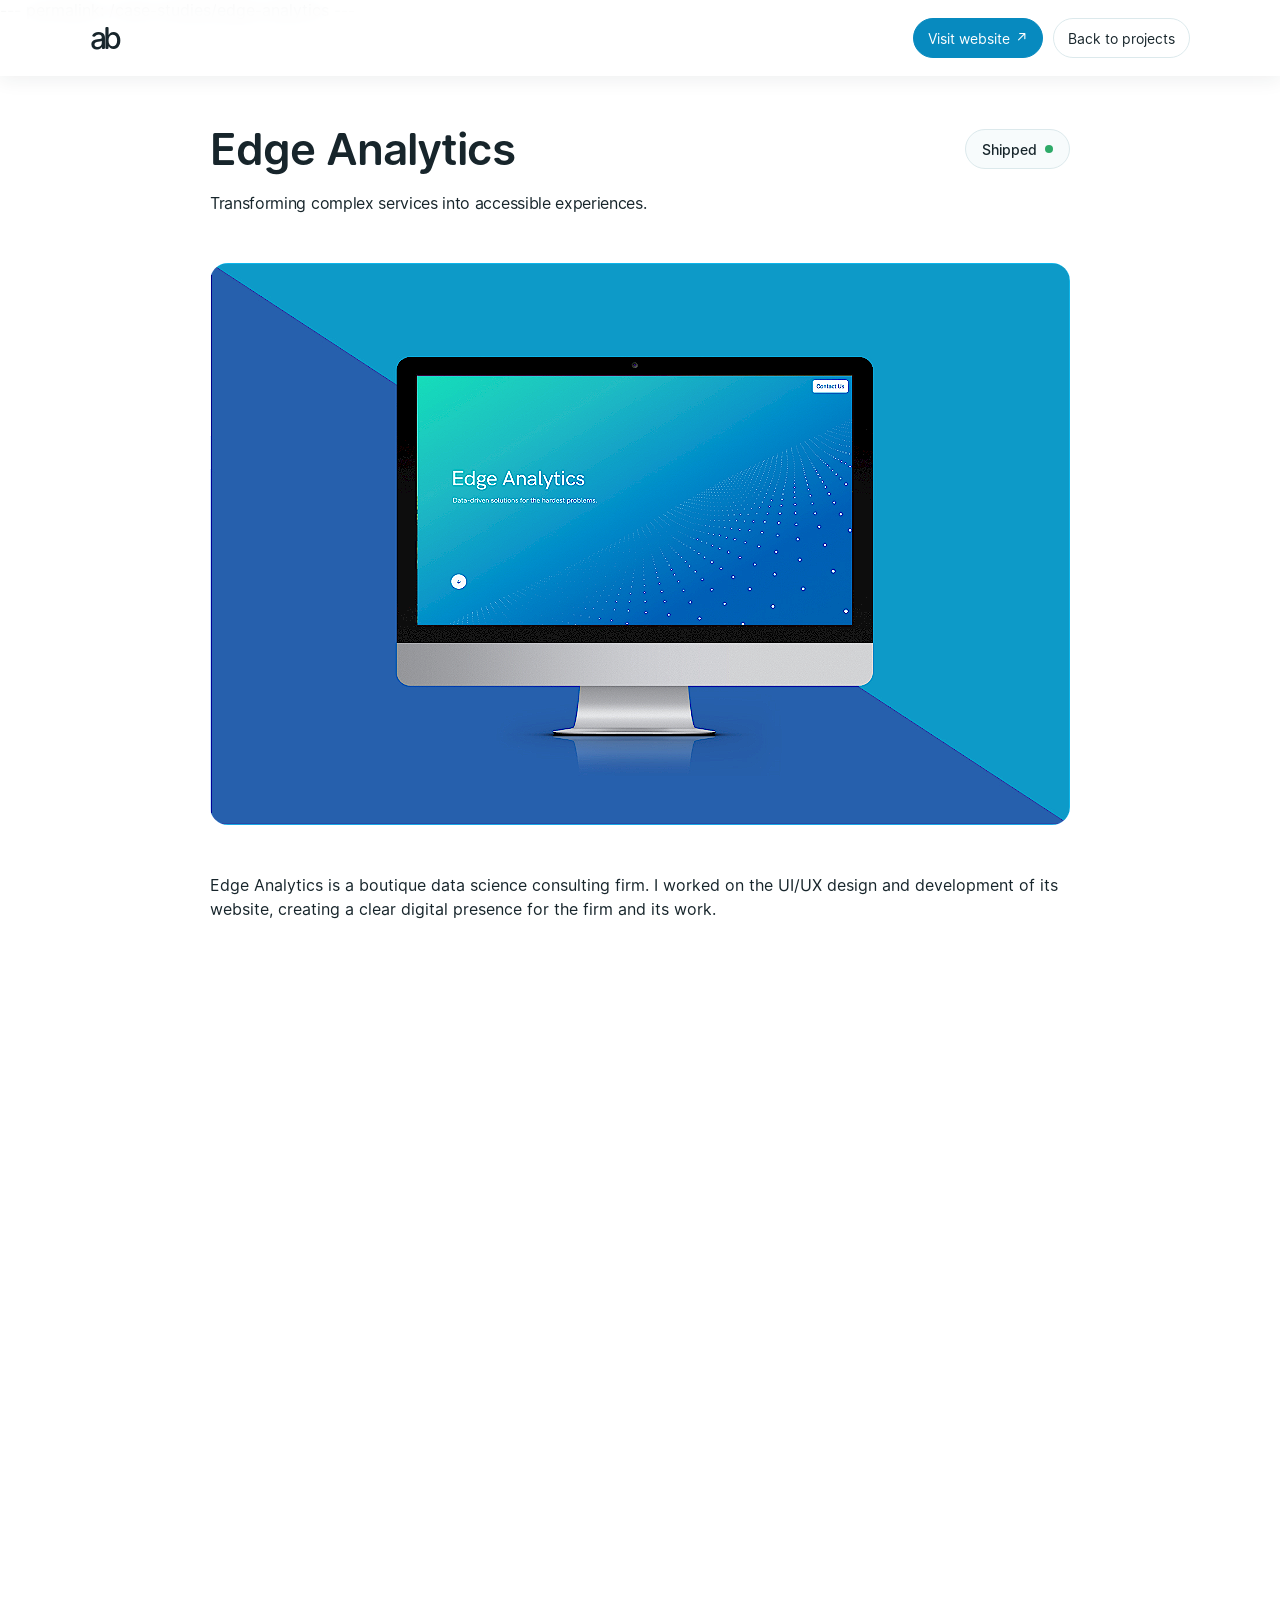
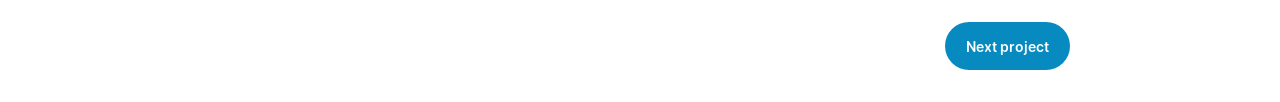
<file: case-studies/edge-analytics.html>
---
permalink: /case-studies/edge-analytics
---

<!doctype html>
<html lang="en">
<head>
  <meta charset="utf-8">
  <meta name="viewport" content="width=device-width, initial-scale=1">
  <meta name="description" content="Edge Analytics brand identity and website design by Alanna Bent.">
  <title>Edge Analytics | Alanna Bent</title>
  <link rel="preconnect" href="https://fonts.googleapis.com">
  <link rel="preconnect" href="https://fonts.gstatic.com" crossorigin>
  <link href="https://fonts.googleapis.com/css2?family=Inter:wght@400;500;600;700&display=swap" rel="stylesheet">
  <script src="../custom.js" defer></script>
  <style>
    @font-face { font-family: "Open Runde"; src: url("assets/fonts/OpenRunde-Regular.woff2") format("woff2"); font-style: normal; font-weight: 400; font-display: swap; }
    @font-face { font-family: "Open Runde"; src: url("assets/fonts/OpenRunde-Medium.woff2") format("woff2"); font-style: normal; font-weight: 500; font-display: swap; }
    @font-face { font-family: "Open Runde"; src: url("assets/fonts/OpenRunde-Semibold.woff2") format("woff2"); font-style: normal; font-weight: 600; font-display: swap; }
    @font-face { font-family: "Open Runde"; src: url("assets/fonts/OpenRunde-Bold.woff2") format("woff2"); font-style: normal; font-weight: 700; font-display: swap; }
    :root {
      color-scheme: light;
      font-family: "Open Runde", sans-serif;
      color: #17252b;
      background: #fff;
      --ink: #17252b;
      --dark: #17252b;
      --accent: #078abf;
      --teal: #08bfae;
      --blue: #1760af;
      --purple: #078abf;
      --purple-dark: #1760af;
      --pink: #08bfae;
      --muted: #586a70;
      --line: #dce9ec;
      --soft: #f7fbfc;
      --section-space: clamp(64px, 6vw, 80px);
      --section-space-mobile: 48px;
      --section-content-gap: 32px;
      --spacing: 4px;
    }
    *, *::before, *::after { box-sizing: border-box; }
    html { scroll-behavior: smooth; scroll-padding-top: 32px; }
    body { min-width: 320px; margin: 0; font-family: "Open Runde", sans-serif; font-size: 16px; }
    main { display: flex; flex-direction: column; }
    a { color: inherit; }
    .wrap { width:min(860px, calc(100vw - 48px)); margin-inline:auto; }
    .site-header { position: fixed; z-index: 20; inset: 0 0 auto; display: flex; width: 100%; min-height: 88px; align-items: center; justify-content: space-between; margin: 0; padding-inline: max(40px, calc((100% - 1160px) / 2)); color: #fff; background: rgb(23 37 43 / 14%); backdrop-filter: saturate(145%) blur(12px); -webkit-backdrop-filter: saturate(145%) blur(12px); transition: color 180ms ease, background-color 180ms ease, box-shadow 180ms ease; }
    .site-header.is-scrolled { color: var(--ink); background: rgb(255 255 255 / 94%); box-shadow: 0 6px 22px rgb(23 37 43 / 9%); }
    .site-header, .site-header.is-scrolled { min-height:76px; padding:14px max(24px, calc((100% - 1100px) / 2)); color:#17252b; background:rgb(255 255 255 / 94%); box-shadow:0 4px 18px rgb(23 37 43 / 7%); }
    .navbar { display:flex; width:100%; max-width:1100px; align-items:center; justify-content:space-between; margin-inline:auto; }
    .navbar__brand { position:relative; display:inline-block; color:inherit; font-size:30px; font-weight:500; letter-spacing:-.12em; line-height:1; text-decoration:none; }
    .home-logo-wordmark { display:inline-block; }
    .home-logo-mark { display:none; }
    .navbar__brand:hover { cursor:pointer; }
    .home-nav-actions { display:flex; align-items:center; gap:10px; opacity:1; visibility:visible; transform:none; }
    .home-nav-actions a { display:inline-flex; min-height:40px; align-items:center; gap:5px; padding:8px 14px; border:1px solid #dce9ec; border-radius:999px; color:#17252b; font-size:14px; text-decoration:none; }
    .home-nav-actions a:hover { border-color:var(--purple); background:#f7fbfc; color:var(--purple-dark); }
    .home-nav-actions .home-nav-actions__resume { border-color:var(--purple); background:var(--purple); color:#fff; }
    .brand { font-size: 34px; font-weight: 500; letter-spacing: -.14em; text-decoration: none; }
    .back-link { display: inline-flex; align-items: center; gap: 9px; color: inherit; font-size: 14px; text-decoration: none; transition: color 180ms ease; }
    .back-link::before { content: "←"; color: inherit; font-size: 19px; transition: transform 180ms ease; }
    .back-link:hover { color: var(--purple); }
    .site-header:not(.is-scrolled) .back-link:hover { color: #fff; }
    .back-link:hover::before { transform: translateX(-4px); }
    a:focus-visible { outline: 3px solid #078abf; outline-offset: 4px; border-radius: 3px; }
    .hero { position: relative; isolation: isolate; display: grid; min-height: 100vh; min-height: 100svh; grid-template-columns: 1fr; align-items: center; justify-items: center; padding-block: 120px 70px; text-align: center; }
    .hero::before { position: absolute; z-index: -1; top: 0; bottom: 0; left: 50%; width: 100vw; content: ""; background: linear-gradient(110deg, #08BFAE 0%, #078ABF 52%, #1760AF 100%); transform: translateX(-50%); }
    .hero-copy { width: min(100%, 760px); max-width: none; margin-inline: auto; padding-block: 25px; }
    .hero .eyebrow { color: #08bfae; }
    .eyebrow, .section-label { margin: 0 0 16px; color: var(--purple); font-size: 12px; font-weight: 700; letter-spacing: .16em; text-transform: uppercase; }
    h1 { margin: 0; font-size: clamp(64px, 8vw, 104px); font-weight: 400; letter-spacing: -.075em; line-height: .91; }
    .hero h1, .hero-tagline { color: #fff; }
    .hero-tagline { max-width: 600px; margin: 24px auto 0; font-size: clamp(20px, 2.2vw, 27px); font-weight: 500; letter-spacing: -.035em; line-height: 1.25; }
    .hero-summary { max-width: 560px; margin: 17px auto 0; color: #f7fbfc; font-size: 16px; line-height: 1.7; }
    .hero-actions { display: flex; flex-wrap: wrap; align-items: center; justify-content: center; gap: 16px 22px; margin-top: 28px; }
    .prototype-button { display: inline-flex; min-height: 48px; align-items: center; justify-content: center; gap: 10px; padding: 12px 21px; border: 0; border-radius: 999px; color: #fff; background: var(--purple); font-size: 14px; font-weight: 600; text-decoration: none; transition: background 180ms ease, transform 180ms ease; }
    .hero .prototype-button { color: #17252b; background: #fff; }
    .hero .prototype-button:hover { color: #1760af; background: #f7fbfc; }
    .prototype-button:hover { background: var(--purple-dark); transform: translateY(-2px); }
    .prototype-button span { font-size: 17px; }
    .hero-note { color: #f7fbfc; font-size: 13px; }
    /* Case-study sequence and project intro */
    .hero { min-height: 0; align-items: start; justify-items: stretch; padding-block: 132px 34px; text-align: left; }
    .hero::before { display: none; }
    .hero-copy { width: min(100%, 860px); margin: 0 auto; padding: 0; }
    .hero .eyebrow { display: none; }
    .hero h1 { color: #17252b; font-size: clamp(52px, 6vw, 68px); letter-spacing: -.055em; line-height: 1; }
    .hero-tagline { max-width: 860px; margin: 16px 0 0; color: #17252b; font-size: clamp(23px, 3vw, 34px); font-weight: 400; }
    .hero-summary { max-width: 860px; margin: 48px auto 0; color: #17252b; font-size: clamp(17px, 2vw, 22px); line-height: 1.35; text-align: left; }
    .hero-visual { display: block; width: min(800px, 100%); margin: 48px auto 0; border-radius: 18px; }
    .hero-title-row { display:flex; align-items:flex-start; justify-content:space-between; gap:24px; }
    .hero-title-copy { min-width:0; }
    .shipped-status { display:inline-flex; flex:0 0 auto; align-items:center; justify-content:center; gap:8px; min-height:40px; margin-top:5px; padding:8px 16px; border:1px solid #dce9ec; border-radius:999px; color:#17252b; background:#f7fbfc; font-size:14px; font-weight:500; text-decoration:none; }
    .shipped-status::after { width:8px; height:8px; border-radius:50%; background:#2eaa68; content:""; }
    .shipped-status:hover { border-color:#078abf; background:#eef8f9; }
    .hero-actions { margin-top: 22px; }
    .hero-note { color: var(--muted); }
    .overview { display: block; padding-block: 32px 74px; text-align: left; }
    .overview-heading { margin: 0 auto 55px; }
    .overview-heading h2.section-label { display:none; }
    .overview-description { max-width: 900px; color: #17252b; font-size: clamp(18px, 2vw, 23px); line-height: 1.3; text-align: center; }
    .overview-copy { width: 100%; }
    .project-details { gap: 28px; padding: 48px max(6%, calc((100% - 900px)/2)) 0; text-align: left; }
    .project-details dt { font-size: 20px; font-weight: 400; letter-spacing: 0; text-transform: none; }
    .project-details dd { font-size: 17px; font-weight: 400; line-height: 1.35; }
    .challenge-section { order: 2; padding-block: 18px 72px; }
    .challenge-section h2 { margin: 0 0 28px; font-size: clamp(28px, 2.6vw, 52px); font-weight: 700; letter-spacing: -.06em; line-height: 1.08; }
    .challenge-section p, .research-copy p { color: #17252b; font-size: clamp(19px, 1.8vw, 29px); line-height: 1.46; }
    .challenge-section p + p, .research-copy p + p { margin-top: 30px; }
    .persona-section { order: 3; background: #fff; }
    .research-heading { max-width: 1280px; margin: 0 0 28px; text-align: left; }
    .research-heading h2 { margin: 0; font-size: clamp(28px, 2.6vw, 52px); font-weight: 700; letter-spacing: -.06em; line-height: 1.08; }
    .research-copy { max-width: 1280px; margin-bottom: 34px; }
    .persona-gallery { display: grid; grid-template-columns: repeat(3, minmax(0, 1fr)); gap: 18px; align-items: start; }
    .persona-gallery figure { margin: 0; }
    .persona-gallery img { display:block; width:100%; height:auto; }
    .persona-gallery figcaption { padding-top: 10px; color: var(--muted); font-size: 13px; text-align:center; }
    .persona-references { margin-top: 34px; }
    .persona-references .research-papers { background: linear-gradient(110deg, #08BFAE 0%, #078ABF 52%, #1760AF 100%); }
    main > .hero { order: 0; }
    main > .overview { order: 1; }
    main > .process-section[aria-labelledby="architecture-title"] { order: 4; }
    main > .process-section[data-section="wireframes"] { order: 5; }
    main > .process-section[aria-labelledby="final-impact-title"] { order: 7; }
    .overview { display: grid; grid-template-columns: 1fr; justify-items: center; gap: 36px; padding-block: var(--section-space); text-align: center; }
    .overview-heading h2:not(.section-label), .section-heading h2 { max-width: 580px; margin: 0; font-size: clamp(30px, 4.5vw, 48px); font-weight: 400; letter-spacing: -.06em; line-height: 1.05; }
    .overview-heading h2.section-label { margin: 0 0 16px; font-size: 12px; font-weight: 700; letter-spacing: .16em; }
    .overview-description { max-width: 760px; margin: 0 auto; color: var(--muted); font-size: 17px; line-height: 1.8; }
    .overview-copy { width: min(100%, 900px); }
    .project-details { display: grid; grid-template-columns: repeat(4, minmax(0, 1fr)); gap: 18px 24px; width: min(100%, 920px); margin: 0 auto; padding-top: 24px; border-top: 1px solid var(--line); text-align: left; }
    .project-details div { min-width: 0; }
    .project-details dt { margin-bottom: 6px; color: var(--muted); font-size: 12px; font-weight: 600; letter-spacing: .08em; text-transform: uppercase; }
    .project-details dd { margin: 0; font-size: 14px; font-weight: 500; line-height: 1.55; }
    .project-details a { color: var(--purple-dark); text-underline-offset: 3px; }
    .focus-section { padding-block: var(--section-space); background: var(--soft); }
    .section-heading { max-width: 680px; margin: 0 auto var(--section-content-gap); text-align: center; }
    .section-heading .section-label { margin-bottom: 13px; }
    .section-heading p:last-child { max-width: 610px; margin: 17px auto 0; color: var(--muted); font-size: 16px; line-height: 1.7; }
    .focus-grid { display: grid; grid-template-columns: repeat(3, minmax(0, 1fr)); gap: 18px; }
    .focus-card { min-height: 220px; padding: 26px; border: 1px solid #dce9ec; border-radius: 14px; background: #fff; }
    .focus-index { display: grid; width: 38px; height: 38px; place-items: center; margin-bottom: 28px; border-radius: 50%; color: #fff; background: linear-gradient(135deg, var(--purple), var(--pink)); font-size: 12px; font-weight: 700; }
    .focus-card h3 { margin: 0 0 10px; font-size: 19px; font-weight: 500; letter-spacing: -.035em; }
    .focus-card p { margin: 0; color: var(--muted); font-size: 14px; line-height: 1.7; }
    .design-story { display: grid; grid-template-columns: 1fr 1fr; align-items: center; gap: clamp(36px, 8vw, 100px); padding-block: var(--section-space); }
    .design-story h2 { max-width: 480px; margin: 0; font-size: clamp(30px, 4vw, 44px); font-weight: 400; letter-spacing: -.06em; line-height: 1.06; }
    .design-story-copy p { margin: 0 0 17px; color: var(--muted); font-size: 16px; line-height: 1.8; }
    .design-story-copy p:last-child { margin-bottom: 0; }
    .design-principles { display: grid; gap: 0; margin: 26px 0 0; padding: 0; list-style: none; border-top: 1px solid var(--line); }
    .design-principles li { display: flex; gap: 14px; padding: 14px 0; border-bottom: 1px solid var(--line); font-size: 14px; font-weight: 500; }
    .design-principles li::before { content: "✳"; color: var(--pink); }
    .screen-section { padding-block: var(--section-space); color: #fff; background: #17252b; }
    .screen-section .section-label { color: #08bfae; }
    .screen-section .section-heading p:last-child { color: #586a70; }
    .screen-showcase { display: grid; grid-template-columns: 1.05fr .95fr; gap: 34px; align-items: center; }
    .screen-showcase figure { margin: 0; }
    .screen-showcase img { display: block; width: 100%; height: auto; border-radius: 12px; }
    .screen-caption { max-width: 390px; padding: 24px 0; }
    .screen-caption h3 { margin: 0 0 12px; font-size: 23px; font-weight: 500; letter-spacing: -.04em; }
    .screen-caption p { margin: 0; color: #586a70; font-size: 15px; line-height: 1.75; }
    .process-intro { max-width: 700px; margin: 0 auto var(--section-content-gap); color: var(--muted); font-size: 16px; line-height: 1.8; text-align: center; }
    .process-section { padding-block: var(--section-space); }
    .process-section + .process-section { padding-top: 0; }
    .process-section.process-alt { background: var(--soft); }
    .process-header { display: grid; grid-template-columns: 1fr; gap: 24px; align-items: start; max-width: 800px; margin-bottom: var(--section-content-gap); }
    .process-header--split { max-width: 1000px; }
    .process-copy--split { display: grid; grid-template-columns: minmax(0, 1.2fr) minmax(240px, .8fr); grid-template-areas: "label label" "title description"; align-items: center; column-gap: 36px; }
    .process-copy--split .section-label { grid-area: label; }
    .process-header--split .process-copy--split .section-label { margin-bottom: 0; }
    .process-copy--split h2 { grid-area: title; }
    .process-copy--split p:not(.section-label) { grid-area: description; margin: 0; }
    .process-header h2 { max-width: 660px; margin: 0; font-size: clamp(30px, 4vw, 44px); font-weight: 400; letter-spacing: -.06em; line-height: 1.05; }
    #visual-title { margin-inline: auto; text-align: center; }
    .process-section[aria-labelledby="visual-title"] .process-header { margin-inline: auto; }
    .process-section[aria-labelledby="visual-title"] .process-header > div { text-align: center; }
    .process-section[aria-labelledby="visual-title"] .process-header p:not(.section-label) { margin-inline: auto; }
    .process-header p:not(.section-label) { max-width: 690px; margin: 15px 0 0; color: var(--muted); font-size: 16px; line-height: 1.75; }
    .process-header .section-label { margin-bottom: 10px; }
    .ia-map { display: grid; width: 100%; max-width: none; justify-self: stretch; justify-items: center; gap: 6px; padding: 12px; border: 1px solid #dce9ec; border-radius: 14px; background: #fff; }
    .ia-explorer { display:grid; grid-template-columns:minmax(0, 1fr); align-items:start; gap:0; width:100%; }
    .ia-node { display: grid; min-height: 40px; place-items: center; padding: 8px 12px; border: 0; border-radius: 0; color: #fff; background: var(--purple); font: inherit; font-size: 13px; line-height: 1.25; text-align: center; cursor: pointer; transition: box-shadow 160ms ease, transform 160ms ease, background-color 160ms ease; }
    button.ia-node:hover { background: var(--purple-dark); transform: translateY(-2px); }
    .ia-node[aria-pressed="true"] { box-shadow: 0 0 0 3px #fff, 0 0 0 6px #078abf; }
    .ia-node:focus-visible { outline: 3px solid #078abf; outline-offset: 3px; }
    .ia-login { min-width: 112px; }
    .ia-flow-row { display: grid; width: 100%; grid-template-columns: 1fr 20px 1fr 20px 1fr; align-items: center; gap: 0; margin-top: 0; }
    .ia-login-test { min-width: 0; }
    .ia-line { display: block; height: 1px; background: #222; }
    .ia-line--dotted { height: 0; border-top: 2px dotted #555; background: transparent; }
    .ia-down-arrow { position: relative; width: 1px; height: 14px; margin: 0 auto; background: #222; }
    .ia-down-arrow::after { position: absolute; right: -4px; bottom: -1px; width: 8px; height: 8px; border-right: 1px solid #222; border-bottom: 1px solid #222; content: ""; transform: rotate(45deg); }
    .ia-home-feed { display: grid; width: 84px; aspect-ratio: 1; place-items: center; border: 1.5px solid #078abf; border-radius: 50%; color: #17252b; background: #fff; font-size: 13px; text-align: center; }
    .ia-destinations { position: relative; display: grid; width: 100%; grid-template-columns: repeat(3, minmax(0, 1fr)); gap: 0; margin-top: 0; padding-top: 14px; }
    .ia-destinations::before { position: absolute; top: 0; right: 16.6667%; left: 16.6667%; height: 1px; background: #222; content: ""; }
    .ia-destination { position: relative; display: grid; align-content: start; justify-items: center; min-width: 0; padding-inline: 8px; text-align: center; }
    .ia-destination::before { position: absolute; top: -14px; left: 50%; width: 1px; height: 14px; background: #222; content: ""; }
    .ia-destination-title { width: 100%; min-height: 40px; padding: 8px; background: var(--purple-dark); }
    .ia-detail-list { position: relative; display: grid; width: 100%; justify-items: center; gap: 8px; padding-top: 24px; }
    .ia-detail-list::before { position: absolute; top: 0; left: 50%; width: 1px; height: 18px; background: #222; content: ""; }
    .ia-detail { display: grid; width: 100%; min-height: 36px; place-items: center; padding: 6px; border: 1px solid #08bfae; color: #17252b; background: #f7fbfc; font: inherit; font-size: 12px; line-height: 1.35; text-align: center; cursor:pointer; transition:box-shadow 160ms ease, transform 160ms ease; }
    .ia-detail:hover { transform:translateY(-2px); }
    .ia-footnote { margin: 28px 0 0; color: var(--muted); font-size: 12px; line-height: 1.6; text-align: center; }
    .design-decision-label { font-weight: 400; letter-spacing: normal; text-transform: none; }
    .artifact-grid { display: grid; grid-template-columns: repeat(3, minmax(0, 1fr)); gap: 18px; }
    .artifact-card { min-width: 0; margin: 0; padding: 14px; border: 1px solid #dce9ec; border-radius: 13px; background: #fff; }
    .artifact-card img { display: block; width: 100%; height: 360px; object-fit: contain; object-position: center; border-radius: 8px; background: #f7fbfc; }
    .artifact-card--comment .artifact-image-wrap { position: relative; width: min(100%, 190px); margin-inline: auto; }
    .artifact-card--comment .artifact-image-wrap img { width: 100%; height: auto; max-height: 330px; border-radius: 8px; }
    .artifact-grid--wireframes .artifact-card--comment .artifact-image-wrap { width: 100%; }
    .artifact-grid--wireframes .artifact-card--comment .artifact-image-wrap img { height: 330px; max-height: none; object-fit: contain; }
    .comment-marker { position: absolute; top: var(--marker-top, 43%); right: var(--marker-right, -11px); left: var(--marker-left, auto); display: grid; width: 38px; height: 38px; place-items: center; padding: 0; border: 2px solid #fff; border-radius: 50%; color: #fff; background: var(--purple); cursor: pointer; opacity: 1; visibility: visible; box-shadow: 0 3px 12px rgb(23 37 43 / 25%); transition: background-color 160ms ease; }
    .artifact-grid--wireframes .artifact-card:nth-child(1) { --marker-top: 12%; --marker-left: 12%; --marker-right: auto; }
    .artifact-grid--wireframes .artifact-card:nth-child(2) { --marker-top: 39%; --marker-left: auto; --marker-right: 12%; }
    .artifact-grid--wireframes .artifact-card:nth-child(3) { --marker-top: 22%; --marker-left: 16%; --marker-right: auto; }
    .artifact-grid--wireframes .artifact-card:nth-child(4) { --marker-top: 62%; --marker-left: auto; --marker-right: 16%; }
    .artifact-grid--wireframes .artifact-card:nth-child(5) { --marker-top: 31%; --marker-left: 11%; --marker-right: auto; }
    .artifact-grid--wireframes .artifact-card:nth-child(6) { --marker-top: 15%; --marker-left: auto; --marker-right: 13%; }
    .artifact-grid--wireframes .artifact-card:nth-child(7) { --marker-top: 57%; --marker-left: 15%; --marker-right: auto; }
    .artifact-grid--wireframes .artifact-card:nth-child(8) { --marker-top: 45%; --marker-left: auto; --marker-right: 12%; }
    .comment-marker svg { display: block; width: 19px; height: 19px; fill: none; stroke: currentColor; stroke-linecap: round; stroke-linejoin: round; stroke-width: 1.8; }
    .comment-marker:hover { background: var(--purple-dark); }
    .comment-marker:focus-visible { outline: 3px solid #078abf; outline-offset: 3px; }
    .comment-popover { position: absolute; z-index: 5; top: calc(var(--marker-top, 43%) + 44px); right: -4px; width: min(235px, 82vw); padding: 13px 15px; border: 1px solid #dce9ec; border-radius: 10px; color: #17252b; background: #fff; font-size: 12px; line-height: 1.55; text-align: left; box-shadow: 0 10px 28px rgb(23 37 43 / 20%); }
    .artifact-card figcaption { padding: 13px 3px 2px; }
    .artifact-card figcaption strong { display: block; margin-bottom: 4px; font-size: 14px; font-weight: 600; }
    .artifact-card figcaption span { display: block; color: var(--muted); font-size: 12px; line-height: 1.5; }
    .artifact-grid--wireframes { grid-template-columns: repeat(4, minmax(0, 1fr)); }
    .artifact-grid--wireframes .artifact-card img { height: 330px; }
    .visual-system { display: grid; grid-template-columns: .8fr 1.2fr; gap: 24px; align-items: stretch; margin-top: 30px; }
    .visual-panel { min-width: 0; padding: 22px; border: 1px solid #dce9ec; border-radius: 14px; background: #fff; }
    .visual-panel h3 { margin: 0 0 12px; font-size: 18px; font-weight: 600; }
    .visual-panel p { margin: 0 0 18px; color: var(--muted); font-size: 14px; line-height: 1.65; }
    .visual-panel img { display: block; width: 100%; max-height: 340px; object-fit: contain; object-position: center; border-radius: 8px; background: #f7fbfc; }
    .accessibility-videos { display: grid; grid-template-columns: repeat(2, minmax(0, 1fr)); gap: 14px; }
    .accessibility-feature { position: relative; min-width: 0; margin: 0; }
    .accessibility-feature video { display: block; width: 100%; aspect-ratio: 9 / 15; max-height: 420px; border-radius: 9px; background: #f7fbfc; object-fit: contain; }
    .video-toggle { position: absolute; top: 10px; right: 10px; z-index: 1; display: grid; width: 40px; height: 40px; place-items: center; padding: 0; border: 1px solid rgb(255 255 255 / 70%); border-radius: 50%; color: #fff; background: rgb(23 37 43 / 88%); cursor: pointer; box-shadow: 0 3px 12px rgb(0 0 0 / 18%); }
    .video-toggle svg { display: block; width: 16px; height: 16px; fill: currentColor; }
    .video-toggle:hover { background: #17252b; }
    .video-toggle:focus-visible { outline: 3px solid #078abf; outline-offset: 3px; }
    .accessibility-feature figcaption { padding-top: 13px; }
    .accessibility-feature h4 { margin: 0 0 6px; font-size: 15px; font-weight: 600; }
    .accessibility-feature p { margin: 0; color: var(--muted); font-size: 12px; line-height: 1.6; }
    .brand-palette, .calm-swatches { display: grid; grid-template-columns: repeat(4, minmax(0, 1fr)); gap: 10px; }
    .brand-swatch { min-width: 0; overflow: hidden; padding: 0; border: 1px solid #dce9ec; border-radius: 10px; background: #fff; text-align: left; cursor: pointer; }
    .brand-swatch[aria-pressed="true"] { outline: 3px solid #078abf; outline-offset: 2px; }
    .brand-swatch:focus-visible, .type-sample:focus-visible { outline: 3px solid #078abf; outline-offset: 3px; }
    .brand-swatch-color, .calm-swatch-color { display: block; height: 42px; }
    .brand-swatch-label, .calm-swatch span:last-child { display: block; min-height: 53px; padding: 7px 6px; color: #586a70; font-size: 9px; line-height: 1.4; }
    .brand-swatch-label strong, .brand-swatch-label small { display: block; }
    .brand-swatch-label strong, .calm-swatch strong { display: block; font-size: 10px; font-weight: 600; }
    .brand-swatch-label small, .calm-swatch small { display: block; margin-top: 3px; color: var(--muted); font-size: 9px; }
    .palette-detail { min-height: 68px; margin-top: 17px; padding-top: 15px; border-top: 1px solid var(--line); }
    .palette-detail strong { display: block; font-size: 14px; }
    .palette-detail p { margin: 5px 0 0; color: var(--muted); font-size: 13px; line-height: 1.55; }
    .calm-palette { margin-top: 18px; padding: 16px; border: 1px solid #dce9ec; border-radius: 12px; background: #f7fbfc; }
    .calm-palette h4 { margin: 0 0 6px; font-size: 14px; font-weight: 600; }
    .calm-palette > p { margin: 0 0 13px; color: var(--muted); font-size: 12px; line-height: 1.55; }
    .calm-swatch { min-width: 0; overflow: hidden; padding: 0; border: 1px solid #dce9ec; border-radius: 8px; color: var(--ink); background: #fff; font: inherit; text-align: left; cursor: pointer; }
    .calm-swatch[aria-pressed="true"] { outline: 3px solid #078abf; outline-offset: 2px; }
    .calm-swatch:focus-visible { outline: 3px solid #078abf; outline-offset: 3px; }
    .calm-swatch:hover { transform: translateY(-2px); }
    .type-scale { display: grid; gap: 10px; }
    .type-sample { display: grid; grid-template-columns: 1fr auto; align-items: center; gap: 8px 12px; width: 100%; min-height: 68px; padding: 13px 15px; border: 1px solid #dce9ec; border-radius: 10px; color: var(--ink); background: #fff; font-family: "Open Runde", sans-serif; text-align: left; cursor: pointer; }
    .type-sample[aria-pressed="true"] { border-color: #078abf; background: #f7fbfc; box-shadow: inset 3px 0 var(--purple); }
    .type-sample small { grid-column: 1 / -1; color: var(--muted); font-size: 10px; letter-spacing: .1em; text-transform: uppercase; }
    .type-sample-text { min-width: 0; }
    .type-display-sample { font-size: 26px; font-weight: 700; letter-spacing: -.055em; }
    .type-interface-sample { font-size: 18px; font-weight: 600; }
    .type-body-sample { font-size: 14px; font-weight: 400; line-height: 1.45; }
    .type-spec-detail { min-height: 76px; margin-top: 16px; padding-top: 13px; border-top: 1px solid var(--line); }
    .type-spec-detail strong { display: block; font-size: 13px; }
    .type-spec-detail p { margin: 5px 0 0; color: var(--muted); font-size: 12px; line-height: 1.55; }
    .persona-section { padding-block: var(--section-space); background: var(--soft); }
    .persona-section .section-heading h2 { margin-inline: auto; }
    .research-layout { display: grid; grid-template-columns: minmax(145px, .55fr) minmax(320px, 1.35fr) minmax(290px, 1fr); align-items: start; gap: 22px; text-align: center; }
    .research-intro .section-label { margin-bottom: 13px; }
    .research-intro h2 { margin: 0; font-size: clamp(28px, 3vw, 36px); font-weight: 400; letter-spacing: -.055em; line-height: 1.05; }
    .research-intro > p:last-child { margin: 15px 0 0; color: var(--muted); font-size: 14px; line-height: 1.7; }
    .persona-tabs { display:grid; grid-template-columns:repeat(3, minmax(0,1fr)); gap:10px; max-width:760px; margin:0 auto 18px; }
    .persona-tab { display:grid; gap:3px; min-width:0; padding:12px 10px; border:1px solid #dce9ec; border-radius:9px; color:#586a70; background:#fff; font:inherit; text-align:center; cursor:pointer; }
    .persona-tab strong { font-size:14px; font-weight:500; }
    .persona-tab span { color:var(--muted); font-size:12px; font-weight:400; }
    .persona-tab[aria-selected="true"] { border-color:var(--persona-active-color, var(--purple)); color:#fff; background:var(--persona-active-color, var(--purple)); }
    .persona-tab:nth-child(2) { --persona-active-color:#078abf; }
    .persona-tab:nth-child(3) { --persona-active-color:#08bfae; }
    .persona-tab[aria-selected="true"] span { color:rgb(255 255 255 / 90%); }
    .persona-tab:focus-visible { outline:3px solid #078abf; outline-offset:3px; }
    .persona-panels { min-width:0; }
    .persona-card { min-width: 0; padding: 18px; border: 1px solid #dce9ec; border-top: 4px solid var(--persona-color, var(--purple)); border-radius: 13px; background: #fff; }
    .persona-card[hidden] { display:none; }
    .persona-card:nth-child(2) { --persona-color: #078abf; }
    .persona-card:nth-child(3) { --persona-color: #08bfae; }
    .persona-kind { margin: 0 0 8px; color: var(--persona-color); font-size: 10px; font-weight: 700; letter-spacing: .12em; text-transform: uppercase; }
    .persona-card h3 { margin: 0; font-size: 20px; font-weight: 500; letter-spacing: -.04em; }
    .persona-meta { margin: 4px 0 10px; color: var(--muted); font-size: 11px; font-weight: 400; line-height: 1.5; }
    .persona-card h4 { margin: 11px 0 4px; font-size: 11px; font-weight: 700; }
    .persona-card p:not(.persona-kind):not(.persona-meta) { margin: 0; color: var(--muted); font-size: 12px; line-height: 1.55; }
    .persona-need { margin-top: 11px !important; padding-top: 10px; border-top: 1px solid var(--line); color: var(--ink) !important; font-weight: 500; }
    .research-papers { padding: 23px; border-radius: 16px; color: #fff; background: linear-gradient(110deg, #08BFAE 0%, #078ABF 52%, #1760AF 100%); }
    .research-papers .section-label { margin-bottom: 10px; color: #f7fbfc; }
    .research-papers h3 { margin: 0; font-size: 25px; font-weight: 500; letter-spacing: -.045em; line-height: 1.1; }
    .research-papers > p:not(.section-label) { margin: 11px 0 18px; color: rgb(255 255 255 / 88%); font-size: 12px; line-height: 1.6; }
    .research-paper-list { display: grid; gap: 10px; }
    .research-paper { display: grid; gap: 6px; padding: 13px; border: 1px solid rgb(255 255 255 / 38%); border-radius: 11px; color: #fff; background: rgb(255 255 255 / 12%); text-align: center; text-decoration: none; transition: background 180ms ease, color 180ms ease, transform 180ms ease; }
    .research-paper:hover { color: #1760af; background: #fff; transform: translateY(-2px); }
    .research-paper:focus-visible { outline: 3px solid #fff; outline-offset: 3px; }
    .research-paper-title { font-size: 12px; font-weight: 600; line-height: 1.45; }
    .research-paper-source { color: rgb(255 255 255 / 82%); font-size: 10px; line-height: 1.4; }
    .research-paper:hover .research-paper-source { color: #1760af; }
    .research-paper-action { margin-top: 2px; font-size: 10px; font-weight: 700; }
    .ui-gallery-arrow { display: grid; width: 42px; height: 42px; place-items: center; border: 1px solid #dce9ec; border-radius: 50%; color: var(--purple-dark); background: #fff; font-size: 22px; cursor: pointer; transition: color 180ms ease, background 180ms ease; }
    .ui-gallery-arrow:hover { color: #fff; background: var(--purple); }
    .ui-gallery-arrow:disabled { color:#586a70; background:#f7fbfc; cursor:default; }
    .ui-gallery-arrow:disabled:hover { color:#586a70; background:#f7fbfc; }
    .ui-gallery-arrow:focus-visible { outline: 3px solid #078abf; outline-offset: 3px; }
    .ui-gallery-hint { color: var(--muted); font-size: 12px; }
    .phone-mockup-grid { display:grid; grid-template-columns:repeat(3, minmax(0,1fr)); gap:28px 20px; align-items:stretch; }
    .phone-mockup-item { min-width:0; margin:0; padding:16px; border:1px solid #dce9ec; border-radius:18px; background:#fff; }
    .phone-mockup-grid .phone-mockup { position:relative; width:100%; height:330px; aspect-ratio:auto; margin:0; padding:0; border:0; border-radius:14px; background:#f7fbfc; box-shadow:none; }
    .phone-mockup-grid .phone-screen { position:absolute; z-index:1; inset-block:0; left:50%; width:min(66%, 180px); overflow:hidden; border:4px solid #17252b; border-radius:0; background:#fff; transform:translateX(-50%); }
    .phone-screen > img { display:block; width:100%; height:100%; object-fit:contain; user-select:none; -webkit-user-drag:none; }
    .phone-comment-trigger { position:absolute; z-index:3; top:50%; left:50%; display:grid; width:54px; height:54px; place-items:center; padding:0; border:3px solid #fff; border-radius:50%; color:#fff; background:var(--purple); cursor:pointer; transform:translate(-50%,-50%); animation:phone-comment-pulse 1.8s ease-out infinite; }
    .phone-comment-trigger svg { display:block; width:32px; height:32px; fill:none; stroke:currentColor; stroke-linecap:round; stroke-linejoin:round; stroke-width:2; }
    .phone-comment-trigger:focus-visible, .phone-comment-close:focus-visible { outline:3px solid #078abf; outline-offset:3px; }
    .phone-comment-panel { position:absolute; z-index:4; top:50%; left:56%; width:min(160px, calc(100vw - 64px)); padding:16px 13px; border:1px solid #dce9ec; border-radius:16px; background:#fff; box-shadow:0 12px 32px rgb(23 37 43 / 18%); transform:translateY(-50%); }
    .phone-mockup-item.has-open-comment { position:relative; z-index:5; }
    .phone-comment-panel[hidden] { display:none; }
    .phone-comment-panel h3 { margin:0 24px 8px 0; color:var(--purple-dark); font-size:13px; font-weight:600; }
    .phone-comment-panel p { margin:0; color:#17252b; font-size:12px; line-height:1.5; }
    .phone-comment-close { position:absolute; top:7px; right:7px; display:grid; width:26px; height:26px; place-items:center; padding:0; border:0; border-radius:50%; color:var(--purple-dark); background:#eef8f9; font-size:17px; cursor:pointer; }
    @keyframes phone-comment-pulse { 0% { box-shadow:0 0 0 0 rgb(8 191 174 / 45%); } 70% { box-shadow:0 0 0 15px rgb(8 191 174 / 0%); } 100% { box-shadow:0 0 0 0 rgb(8 191 174 / 0%); } }
    .phone-mockup-caption { display:none; }
    .visual-system { grid-template-columns:repeat(2,minmax(0,1fr)); }
    .design-system-intro { max-width:960px; margin:30px auto 0; }
    .ui-phone-carousel { display:grid; grid-template-columns:auto minmax(0,1fr) auto; align-items:center; justify-items:center; gap:28px; width:min(100%, 760px); margin-inline:auto; }
    .ui-phone-carousel .phone-mockup { width:min(100%, 260px); border-radius:40px; }
    .ui-phone-carousel .phone-mockup { touch-action:pan-y; cursor:grab; }
    .ui-phone-carousel .phone-mockup:active { cursor:grabbing; }
    .ui-phone-carousel .phone-screen { border-radius:29px; }
    .ui-phone-carousel .phone-comment-trigger, .ui-phone-carousel .phone-comment-panel { display:none; }
    .ui-phone-carousel-caption { grid-column:1 / -1; min-height:28px; margin:0; color:#17252b; font-size:16px; text-align:center; }
    .ui-phone-count { grid-column:1 / -1; margin-top:-20px; color:var(--muted); font-size:13px; }
    .prototype-cta { display: flex; align-items: center; justify-content: space-between; gap: 28px; margin-block: 0 var(--section-space); padding: clamp(30px, 6vw, 64px); border-radius: 20px; color: #fff; background: linear-gradient(110deg, #08BFAE 0%, #078ABF 52%, #1760AF 100%); }
    .prototype-cta .section-label { color: #f7fbfc; }
    .prototype-cta h2 { max-width: 590px; margin: 0; font-size: clamp(27px, 3.5vw, 40px); font-weight: 400; letter-spacing: -.055em; line-height: 1.08; }
    .prototype-cta p { margin: 12px 0 0; color: rgb(255 255 255 / 90%); font-size: 15px; line-height: 1.65; }
    .prototype-cta .prototype-button { color: #17252b; background: #fff; }
    .prototype-cta .prototype-button:hover { color: #1760af; background: #f7fbfc; }
    .site-footer { width: min(1160px, calc(100% - 80px)); margin: 0 auto; padding: 24px 0 34px; border-top: 1px solid var(--line); color: var(--muted); font-size: 12px; text-align: center; }
    .next-project-footer { display:flex; align-items:center; justify-content:flex-end; width:min(860px, calc(100vw - 48px)); margin:48px auto 32px; padding:24px 0 0; }
    /* Reference-inspired case-study composition overrides */
    .hero { min-height:0; align-items:start; justify-items:stretch; padding-block:104px 20px; text-align:left; }
    .hero::before { display:none; }
    .hero-copy { width:100%; margin:0; padding:0; }
    .hero .eyebrow { display:none; }
    .hero h1 { color:#17252b; font-size:clamp(50px, 5vw, 62px); letter-spacing:-.02em; line-height:1; }
    .hero-tagline { max-width:none; margin:18px 0 0; color:#17252b; font-size:clamp(23px, 3vw, 34px); font-weight:400; }
    .hero-summary { max-width:900px; margin:28px auto 0; color:#17252b; font-size:clamp(17px, 2vw, 22px); line-height:1.35; text-align:center; }
    .hero-visual { display:block; width:100%; max-width:860px; margin:36px auto 0; border-radius:18px; filter:url(#screen-sharpen); }
    .hero-actions { margin-top:22px; }
    .hero-note { color:var(--muted); }
    .overview { display:block; padding-block:32px 74px; text-align:left; }
    .overview-heading { margin:0 auto 55px; }
    .overview-heading h2.section-label { display:none; }
    .overview-copy { width:100%; }
    .project-details { gap:28px; padding:48px max(6%, calc((100% - 900px)/2)) 0; text-align:left; }
    .project-details dt { font-size:20px; font-weight:400; letter-spacing:0; text-transform:none; }
    .project-details dd { font-size:17px; font-weight:400; line-height:1.35; }
    .hero-summary { max-width:860px; text-align:left; }
    .project-details { grid-template-columns:repeat(4, minmax(0,1fr)); gap:24px; padding:24px 0; border-top:1px solid var(--line); border-bottom:1px solid var(--line); text-align:left; }
    .project-details { width:100%; }
    .project-details dt { margin-bottom:0; color:var(--muted); font-size:16px; font-weight:400; letter-spacing:0; text-transform:none; }
    .project-details dd { color:#17252b; font-size:16px; font-weight:400; line-height:1.5; }
    .project-details .team-detail { grid-column:1 / -1; }
    .challenge-section { order:2; padding-block:0 42px; }
    .challenge-section h2 { margin:0 0 20px; font-size:clamp(30px, 4vw, 42px); font-weight:400; letter-spacing:-.05em; }
    .challenge-section p, .research-copy p { color:#17252b; font-size:clamp(17px, 1.7vw, 19px); line-height:1.45; }
    .challenge-section p + p, .research-copy p + p { margin-top:32px; }
    .persona-section { order:3; padding-block:clamp(32px, 4vw, 48px); background:#fff; }
    .research-heading { max-width:960px; margin:0 0 34px; text-align:left; }
    .research-heading h2 { margin:0; font-size:clamp(30px, 4vw, 42px); font-weight:400; letter-spacing:-.05em; }
    .research-copy { max-width:960px; margin-bottom:34px; }
    .persona-gallery { display:grid; grid-template-columns:repeat(3, minmax(0,1fr)); gap:18px; align-items:start; }
    .persona-gallery figure { margin:0; }
    .persona-gallery img { display:block; width:100%; height:auto; }
    .persona-gallery figcaption { padding-top:10px; color:var(--muted); font-size:13px; text-align:center; }
    .research-question { margin:0; }
    .research-question img { display:block; width:100%; height:auto; }
    .persona-explorer { width:100%; }
    .persona-references { margin-top:34px; }
    .hero h1, .hero-tagline, .challenge-section h2, .research-heading h2, .process-header h2 { letter-spacing:-.02em; }
    .process-section.process-alt { background:#fff; }
    .process-section[aria-labelledby="architecture-title"] .process-header, .process-section[data-section="wireframes"] .process-header { max-width:1000px; }
    .process-section[aria-labelledby="architecture-title"] .process-header p:not(.section-label) { font-size:18px; line-height:1.5; }
    .wireframe-slide { grid-template-rows:minmax(240px, min(40vh, 340px)) auto; }
    .ia-explorer { display:grid; grid-template-columns:minmax(0,1fr); align-items:start; gap:0; width:100%; }
    .ia-node { border:0; font-family:inherit; }
    button.ia-node:hover { background:var(--purple-dark); transform:translateY(-2px); }
    .ia-node[aria-pressed="true"] { box-shadow:0 0 0 3px #fff, 0 0 0 6px #078abf; }
    .ia-node:focus-visible, .ia-detail:focus-visible { outline:3px solid #078abf; outline-offset:3px; }
    .ia-detail { font:inherit; font-size:14px; cursor:pointer; transition:transform 160ms ease; }
    .ia-detail:hover { transform:translateY(-2px); }
    .ia-note-copy { margin:30px auto 0; max-width:820px; padding:0; color:#17252b; font-size:16px; line-height:1.5; text-align:center; }
    .solution-process-grid { display:grid; grid-template-columns:repeat(2, minmax(0,1fr)); gap:16px; width:100%; margin:8px auto 0; }
    .solution-process-card { display:flex; align-items:flex-start; gap:12px; min-height:0; margin:0; padding:24px; border:0; border-radius:8px; background:#f3f3f3; }
    .solution-process-card svg { display:block; flex:0 0 19px; width:19px; height:19px; margin-top:4px; color:#171717; fill:none; stroke:currentColor; stroke-linecap:round; stroke-linejoin:round; stroke-width:1.8; }
    main .solution-process-card p:not(.section-label):not(.eyebrow):not(.persona-kind):not(.persona-meta):not(.hero-note):not(.ia-footnote) { margin:0; color:#171717; font-size:16px; font-weight:500 !important; line-height:1.5; }
    .process-section[aria-labelledby="architecture-title"] .process-header, .process-section[data-section="wireframes"] .process-header { margin-bottom:32px !important; }
    .ia-explorer { margin-top:30px; }
    .research-copy + .persona-explorer { margin-top:30px; }
    main > .hero { order:0; }
    main > .overview { order:1; }
    main > .process-section[aria-labelledby="architecture-title"] { order:4; }
    main > .process-section[data-section="wireframes"] { order:5; }
    main > .process-section[aria-labelledby="final-impact-title"] { order:7; }
    .wireframe-slider { width:min(100%, 900px); margin-inline:auto; }
    .wireframe-track { display:flex; overflow-x:auto; cursor:grab; touch-action:pan-x pan-y; scroll-snap-type:x mandatory; scroll-behavior:smooth; overscroll-behavior-x:contain; scrollbar-color:#078abf #f7fbfc; scrollbar-width:thin; }
    .wireframe-track.is-dragging { cursor:grabbing; scroll-snap-type:none; scroll-behavior:auto; user-select:none; }
    .wireframe-slide { display:grid; flex:0 0 100%; grid-template-rows:minmax(240px, min(40vh, 340px)) auto; min-width:0; margin:0; padding:30px; border:1px solid #dce9ec; border-radius:16px; background:#fff; scroll-snap-align:start; }
    .wireframe-slide img { display:block; width:100%; height:100%; object-fit:contain; object-position:center; background:#f7fbfc; }
    .wireframe-slide figcaption { width:min(100%, 760px); margin-inline:auto; padding:18px 4px 2px; }
    .wireframe-slide figcaption strong { display:block; margin-bottom:5px; font-size:17px; }
    .wireframe-slide figcaption span { color:var(--muted); font-size:14px; line-height:1.55; }
    .wireframe-slide img { -webkit-user-drag:none; user-select:none; }
    .wireframe-slide { grid-template-rows:minmax(0,1fr) auto; height:clamp(360px, 60vh, 620px); padding:24px; border:0; border-radius:8px; background:#f3f3f3; }
    .wireframe-slide img { background:transparent; }
    .wireframe-slide figcaption { padding:12px 4px 0; text-align:center; }
    .wireframe-slide figcaption strong { display:block; margin:0 0 8px; font-size:16px; font-weight:500; }
    .wireframe-slide figcaption span { display:block; color:#17252b; font-size:16px; line-height:1.5; text-align:left; }
    .wireframe-slide { position:relative; }
    .wireframe-comment-trigger { position:absolute; z-index:3; top:50%; left:max(34px, calc(50% - 160px)); display:grid; width:68px; height:68px; place-items:center; padding:0; border:3px solid #fff; border-radius:50%; color:#fff; background:var(--purple); box-shadow:0 8px 24px rgb(23 37 43 / 20%); cursor:pointer; transform:translate(-50%,-50%); animation:phone-comment-pulse 1.8s ease-out infinite; }
    .wireframe-comment-trigger svg { display:block; width:36px; height:36px; fill:none; stroke:currentColor; stroke-linecap:round; stroke-linejoin:round; stroke-width:2; }
    .wireframe-comment-panel { position:absolute; z-index:4; right:24px; bottom:72px; left:24px; width:min(560px, calc(100% - 48px)); margin-inline:auto; padding:18px 48px 18px 20px; border:1px solid #dce9ec; border-radius:12px; color:#17252b; background:#fff; box-shadow:0 12px 32px rgb(23 37 43 / 18%); font-size:16px; line-height:1.5; }
    .wireframe-comment-panel[hidden] { display:none; }
    .wireframe-comment-close { position:absolute; top:9px; right:9px; display:grid; width:30px; height:30px; place-items:center; padding:0; border:0; border-radius:50%; color:var(--purple-dark); background:#eef8f9; font-size:20px; cursor:pointer; }
    .wireframe-comment-trigger:focus-visible, .wireframe-comment-close:focus-visible { outline:3px solid #078abf; outline-offset:3px; }
    .wireframe-controls { display:flex; align-items:center; justify-content:center; gap:16px; margin-top:16px; }
    .wireframe-decision { display:none; }
    .wireframe-note { width:min(100%, 760px); min-height:150px; margin:24px auto 0; padding:24px; border-left:4px solid var(--purple); border-radius:0 12px 12px 0; background:var(--soft); }
    .wireframe-note .section-label { margin-bottom:8px; }
    .wireframe-note h3 { margin:0; color:var(--purple-dark); font-size:20px; font-weight:600; }
    .wireframe-note p:last-child { margin:8px 0 0; color:#17252b; font-size:16px; line-height:1.65; }
    .reveal-on-scroll { opacity: 0; transform: translateY(24px); transition: opacity .68s ease, transform .68s cubic-bezier(.2,.7,.25,1); transition-delay: var(--reveal-delay, 0ms); }
    .reveal-on-scroll.is-visible { opacity: 1; transform: translateY(0); }
    .reveal-on-scroll.from-above { transform: translateY(-24px); }
    .reveal-on-scroll.leaving-up { transform: translateY(24px); }
    .reveal-on-scroll.leaving-down { transform: translateY(-24px); }
    @media (max-width: 760px) {
      .phone-mockup-grid { grid-template-columns:repeat(2, minmax(0,1fr)); }
      .site-header { width: 100%; min-height: 76px; padding-inline: 20px; }
      .navbar__brand { font-size:26px; }
      .home-nav-actions { gap:6px; }
      .home-nav-actions a { min-height:36px; padding:7px 10px; font-size:13px; }
      .hero { min-height: 0; padding-block: 105px 26px; }
      .hero-visual { margin-top: 26px; border-radius: 12px; }
      .overview { padding-block: 26px 50px; }
      .overview-heading { margin-bottom: 34px; }
      .project-details { padding: 30px 0 0; }
      .challenge-section { padding-bottom: 30px; }
      .persona-gallery { grid-template-columns: 1fr; gap: 22px; }
      .ia-explorer { grid-template-columns: 1fr; }
      .hero-copy { padding-block: 0; }
      h1 { font-size: clamp(62px, 15vw, 88px); }
      .overview, .design-story { grid-template-columns: 1fr; gap: 28px; }
      .overview, .focus-section, .design-story, .screen-section, .process-section, .persona-section { padding-block: var(--section-space-mobile); }
      .project-details { grid-template-columns: repeat(2, minmax(0, 1fr)); }
      .overview-copy > p { font-size: 16px; }
      .focus-grid { grid-template-columns: 1fr; gap: 12px; }
      .focus-card { min-height: 0; padding: 23px; }
      .focus-index { margin-bottom: 20px; }
      .screen-showcase { grid-template-columns: 1fr; gap: 12px; }
      .screen-caption { max-width: none; padding: 14px 0 0; }
      .process-header { grid-template-columns: 1fr; gap: 24px; margin-bottom: var(--section-content-gap); }
      .process-copy--split { grid-template-columns: 1fr; grid-template-areas: "label" "title" "description"; gap: 0; }
      .process-copy--split p:not(.section-label) { margin-top: 15px; }
      .ia-map { padding: 10px; }
      .solution-process-grid { grid-template-columns:1fr; gap:16px; }
      .solution-process-card { min-height:0; padding:24px; }
      .ia-flow-row { width: 100%; grid-template-columns: 1fr 14px 1fr 14px 1fr; }
      .ia-node { min-height: 36px; padding: 6px; font-size: 11px; }
      .ia-destinations { grid-template-columns: repeat(2, minmax(0, 1fr)); gap: 24px 0; padding-top: 0; }
      .ia-destinations::before { display: none; }
      .ia-destination::before { top: -16px; height: 16px; }
      .ia-destination-title { min-height: 36px; font-size: 11px; }
      .artifact-grid, .artifact-grid--wireframes { grid-template-columns: repeat(2, minmax(0, 1fr)); gap: 12px; }
      .artifact-card { padding: 9px; }
      .artifact-card img, .artifact-grid--wireframes .artifact-card img { height: 280px; }
      .visual-system { grid-template-columns: 1fr; gap: 16px; }
      .research-layout { grid-template-columns: 1fr; }
      .research-paper-list { grid-template-columns: repeat(3, minmax(0, 1fr)); }
      .calm-palette { padding: 13px; }
      .prototype-cta { align-items: flex-start; flex-direction: column; margin-block: 0 var(--section-space-mobile); padding: 30px 24px; }
      .overview { display:block; padding-block:26px 50px; }
      .project-details { padding:30px 0 0; }
      .wireframe-slide { grid-template-rows:minmax(0,1fr) auto; height:min(60vh, 520px); min-height:360px; padding:20px; }
      .wireframe-comment-trigger { left:34px; width:60px; height:60px; }
      .wireframe-comment-trigger svg { width:32px; height:32px; }
      .wireframe-comment-panel { right:12px; bottom:68px; left:12px; width:calc(100% - 24px); padding:16px 44px 16px 16px; font-size:14px; }
      .ui-phone-carousel { grid-template-columns:42px minmax(0,1fr) 42px; gap:12px; }
      .ui-phone-carousel .phone-mockup { width:min(100%, 240px); }
      .site-footer { width: calc(100% - 40px); }
    }
    @media (max-width: 440px) {
      .project-details { grid-template-columns: 1fr; gap: 17px; }
      .hero-actions { align-items: center; flex-direction: column; gap: 13px; }
      .research-paper-list { grid-template-columns: 1fr; }
      .ia-destinations { grid-template-columns: 1fr; gap: 24px; }
      .phone-mockup-grid { grid-template-columns:1fr; }
    }
    @media (max-width: 760px) { .project-details { padding:30px 0; } }
    @media (prefers-reduced-motion: reduce) { html { scroll-behavior: auto; } *, *::before, *::after { transition-duration: .01ms !important; } .phone-comment-trigger, .wireframe-comment-trigger { animation:none; } }
    /* Match the reference page's Open Runde typeface and type scale. */
    main h1 { font-size: 44px !important; line-height: 1.15 !important; }
    main h2 { font-size: 32px !important; line-height: 1.25 !important; }
    main h3 { font-size: 24px !important; line-height: 1.333 !important; }
    main h4 { font-size: 20px !important; line-height: 1.4 !important; }
    main p:not(.section-label):not(.eyebrow):not(.persona-kind):not(.persona-meta):not(.hero-note):not(.ia-footnote) { font-size: 16px !important; line-height: 1.5 !important; }
    main h1, main h2 { font-weight: 600 !important; }
    main h3, main h4 { font-weight: 500 !important; }
    main p:not(.section-label):not(.eyebrow):not(.persona-kind):not(.persona-meta):not(.hero-note):not(.ia-footnote) { font-weight: 400 !important; }
    main h1 + p, main h2 + p, main h3 + p, main h4 + p { margin-top:16px !important; }
    main h1, main h2, main h3, main h4 { margin-bottom:0 !important; }
    main p + p { margin-top:8px !important; }
    main .section-label { margin:0 !important; }
    main .section-label + h1, main .section-label + h2, main .section-label + h3, main .section-label + h4 { margin-top:0 !important; }
    main p:not(.section-label):not(.eyebrow):not(.persona-kind):not(.persona-meta):not(.hero-note):not(.ia-footnote) + h1,
    main p:not(.section-label):not(.eyebrow):not(.persona-kind):not(.persona-meta):not(.hero-note):not(.ia-footnote) + h2,
    main p:not(.section-label):not(.eyebrow):not(.persona-kind):not(.persona-meta):not(.hero-note):not(.ia-footnote) + h3,
    main p:not(.section-label):not(.eyebrow):not(.persona-kind):not(.persona-meta):not(.hero-note):not(.ia-footnote) + h4 { margin-top:48px !important; }
    main .process-header { margin-bottom:32px !important; }
    .process-section[aria-labelledby="architecture-title"] .process-header { margin-bottom:0 !important; }
    main .process-header p:not(.section-label) { margin-top:16px !important; }
    main .process-header .section-label, main .research-heading, main .research-copy, main .section-heading, main .overview-heading { margin-block:0 !important; }
    main > section:not(.hero):not(.prototype-cta) { margin-block:0 !important; padding-block:0 !important; }
    main > section:not(.hero):not(.prototype-cta) { padding-top:48px !important; }
    main > .hero { padding-bottom:0 !important; }
    main > .prototype-cta { margin-block:0 !important; margin-top:48px !important; }
    main > section.wrap, main > section > .wrap { width:min(860px, calc(100vw - 48px)) !important; max-width:860px !important; }
    main > .hero.wrap { width:min(1100px, calc(100vw - 48px)) !important; max-width:1100px !important; }
    .hero h1, .hero-tagline { max-width:860px; }
    .hero-visual { margin-top:48px; }
    .hero-summary { margin-top:48px; }
    main .process-header { width:100%; max-width:none !important; }
    main .project-details { width:100%; max-width:none; }
    main .persona-kind, main .persona-meta, main .hero-note, main .ia-footnote { font-size: 12px !important; line-height: 1.333 !important; }
    main .phone-comment-panel h3 { font-size:13px !important; line-height:1.3 !important; }
    main .phone-comment-panel p:not(.section-label):not(.eyebrow):not(.persona-kind):not(.persona-meta):not(.hero-note):not(.ia-footnote) { font-size:12px !important; line-height:1.5 !important; }
    main p:not(.section-label):not(.eyebrow):not(.persona-kind):not(.persona-meta):not(.hero-note):not(.ia-footnote) { color:#17252b !important; }
    main .prototype-cta p:not(.section-label) { color:rgb(255 255 255 / 90%) !important; }
    main > .hero.wrap .hero-copy { width:min(100%, 860px) !important; margin-inline:auto !important; }
    @media (max-width: 600px) {
      .hero-title-row { align-items:flex-start; gap:16px; }
      .hero h1 { font-size:clamp(38px, 9vw, 50px); }
      .shipped-status { min-height:36px; padding:7px 12px; }
    }
    .identity { --ink:#17252b; --dark:#17252b; --accent:#078abf; --peach:#08bfae; --muted:#586a70; --line:#dce9ec; --paper:#f7fbfc; }
    .design-implementation p { margin:0; color:#17252b; font-size:16px; line-height:1.6; }
    .design-implementation p + p { margin-top:20px; }
    .identity { display:grid; grid-template-columns:1fr; gap:55px; align-items:center; padding:110px 0; }
    .identity > div { grid-column:1; grid-row:1; }
    .identity img { grid-column:2; grid-row:1; width:100%; border-radius:12px; }
    .identity p { margin:0; color:var(--muted); }
    .solution-section .identity { display:block; width:100%; margin:0; padding:0; }
    .solution-section .process-header h2 { font-weight:600 !important; }
    .solution-section .process-header p:not(.section-label), .solution-section .design-implementation p { font-weight:400 !important; }
    .identity-links { display:grid; grid-template-columns:repeat(4,minmax(0,1fr)); gap:10px; width:100%; margin:0; }
    .identity-tab { display:flex; width:100%; min-width:0; align-items:center; justify-content:center; min-height:46px; padding:10px 12px; border:1px solid rgba(7,138,191,.35); border-radius:12px; color:var(--dark); background:rgba(255,255,255,.72); font:500 14px/1.25 "DM Sans",Arial,sans-serif; text-align:center; cursor:pointer; transition:background .25s,border-color .25s,color .25s,transform .25s; }
    .identity-tab:hover { transform:translateY(-2px); border-color:var(--accent); color:var(--dark); background:rgba(8,191,174,.14); }
    .identity-tab[aria-selected="true"] { border-color:var(--accent); background:rgba(8,191,174,.14); }
    .identity-tab:focus-visible { outline:2px solid var(--accent); outline-offset:3px; }
    .identity-panels { width:100%; margin-top:16px; }
    .identity-panel[hidden] { display:none !important; }
    .identity-panel:not([hidden]) { animation:identity-panel-in .28s ease both; }
    .identity-panel > p { margin:0 0 14px; color:var(--muted); font-size:13px; }
    .identity-panel:not([hidden]) { min-height:150px; padding:20px; border:1px solid var(--line); border-radius:14px; background:#fff; }
    @media (max-width: 760px) {
      .identity-links { grid-template-columns:repeat(2,minmax(0,1fr)); }
      .detail-specimens { grid-template-columns:repeat(2,minmax(0,1fr)); }
    }
    @keyframes identity-panel-in { from { opacity:0; transform:translateY(5px); } to { opacity:1; transform:translateY(0); } }
    .detail-specimens { display:grid; grid-template-columns:repeat(3,minmax(0,1fr)); gap:12px; }
    .detail-specimen { min-width:0; padding:16px; border:1px solid var(--line); border-radius:11px; background:#fff; }
    .detail-specimen strong { display:block; margin-bottom:10px; font-size:13px; }
    .detail-specimens { grid-template-columns:repeat(3,minmax(0,1fr)); }
    .detail-chip { display:inline-flex; min-height:34px; align-items:center; margin-top:8px; padding:6px 11px; border:1px solid var(--line); border-radius:99px; color:var(--dark); background:rgba(8,191,174,.12); font-size:11px; }
    .client-testimonial { margin:0 auto 110px; padding:58px clamp(24px,7vw,90px); border:1px solid var(--line); border-radius:28px; background:#eef8f9; text-align:center; }
    .client-testimonial .section-kicker { margin-bottom:14px; }
    .client-testimonial h2 { margin-bottom:28px; font-size:clamp(30px,4vw,44px); }
    .client-testimonial blockquote { max-width:880px; margin:0 auto; }
    .client-testimonial blockquote p { margin:0; color:var(--dark); font:italic 500 clamp(16px,1.6vw,19px)/1.65 "Playfair Display",Georgia,serif; }
    .client-testimonial figcaption { margin-top:26px; color:var(--muted); font-size:13px; }
    .client-testimonial figcaption strong { display:block; color:var(--ink); font-size:15px; font-weight:600; }
    .live-site { display:grid; grid-template-columns:1.1fr .9fr; gap:clamp(28px,6vw,76px); align-items:center; margin-bottom:110px; padding:clamp(24px,5vw,58px); border-radius:24px; color:#fff; background:var(--dark); }
    .live-site-preview { width:100%; border:1px solid rgba(255,255,255,.24); border-radius:12px; box-shadow:0 18px 42px rgba(0,0,0,.2); }
    .live-site-copy .section-kicker { color:var(--peach); }
    .live-site-copy h2 { margin:0 0 16px; font-size:clamp(30px,4vw,46px); }
    .live-site-copy p:not(.section-kicker) { margin:0; color:rgba(255,255,255,.78); }
    .live-site-link { display:inline-flex; align-items:center; gap:10px; margin-top:26px; padding:12px 18px; border:1px solid rgba(255,255,255,.62); border-radius:99px; color:#fff; background:rgba(255,255,255,.12); text-decoration:none; transition:background .2s,transform .2s; }
    .live-site-link:hover { transform:translateY(-2px); background:rgba(255,255,255,.22); }
    .live-site-link:focus-visible { outline:2px solid var(--peach); outline-offset:3px; }
    .layout-showcase { display:grid; grid-template-columns:repeat(3,minmax(0,1fr)); gap:14px; align-items:start; }
    .layout-column { min-width:0; }
    .layout-column h4 { min-height:34px; margin:0 0 10px; font:500 17px/1.2 "Playfair Display",Georgia,serif; }
    .layout-comparison { --compare:50%; position:relative; aspect-ratio:1.35; overflow:hidden; border:1px solid var(--line); border-radius:10px; background:#dce9ec; }
    .layout-comparison img { position:absolute; inset:0; width:100%; height:100%; margin:0; object-fit:contain; }
    .layout-comparison .comparison-after { clip-path:inset(0 calc(100% - var(--compare)) 0 0); }
    .layout-range { display:block; width:100%; margin:12px 0 0; accent-color:var(--accent); cursor:ew-resize; }
    .layout-compare-labels { display:flex; justify-content:space-between; gap:8px; color:var(--muted); font-size:10px; }
    .layout-result-frame { position:relative; aspect-ratio:1.35; overflow:hidden; border:1px solid var(--line); border-radius:10px; background:#dce9ec; }
    .layout-result-frame img,.layout-result-frame video { position:absolute; inset:0; width:100%; height:100%; margin:0; object-fit:contain; background:#dce9ec; }
    .layout-result-frame [hidden] { display:none; }
    .layout-result-tabs { display:grid; grid-template-columns:1fr; gap:6px; margin-top:12px; }
    .layout-result-tabs button { padding:8px 10px; border:1px solid rgba(7,138,191,.35); border-radius:7px; color:var(--dark); background:rgba(255,255,255,.56); font:500 11px/1.25 "DM Sans",Arial,sans-serif; cursor:pointer; transition:background .2s,border-color .2s; }
    .layout-result-tabs button:hover,.layout-result-tabs button[aria-pressed="true"] { border-color:var(--accent); background:rgba(8,191,174,.14); }
    .layout-result-tabs button:focus-visible,.layout-range:focus-visible { outline:2px solid var(--accent); outline-offset:3px; }
    .identity h2 { display:flex; align-items:baseline; gap:18px; }
    .identity-rule { position:relative; display:flex; flex:1; min-width:150px; align-items:center; justify-content:space-around; }
    .identity-rule::before { position:absolute; top:50%; right:0; left:0; border-top:1px solid var(--accent); content:""; }
    .identity-rule-icon { position:relative; z-index:1; display:grid; width:40px; height:40px; flex:0 0 40px; place-items:center; border:1px solid var(--peach); border-radius:50%; color:#fff; background:var(--peach); transition:transform .2s; }
    .identity-rule-icon:hover { transform:translateY(-3px); }
    .identity-rule-icon svg { width:20px; height:20px; fill:none; stroke:currentColor; stroke-linecap:round; stroke-linejoin:round; stroke-width:1.5; }
    .identity-rule-type { font:500 12px/1 "Playfair Display",Georgia,serif; }
    .identity-rule.is-observed .identity-rule-icon { opacity:0; transform:translateY(9px) scale(.72); transition:opacity .48s ease,transform .48s cubic-bezier(.2,.75,.25,1); }
    .identity-rule.is-observed.is-visible .identity-rule-icon { opacity:1; transform:translateY(0) scale(1); }
    .identity-rule.is-observed.is-visible .identity-rule-icon:nth-child(2) { transition-delay:550ms; }
    .identity-rule.is-observed.is-visible .identity-rule-icon:nth-child(3) { transition-delay:1100ms; }
    .palette { display:flex; gap:13px; margin-top:26px; }
    .swatch { position:relative; flex:1; aspect-ratio:1.1; border-radius:9px; box-shadow:0 7px 20px rgba(40,32,32,.12); }
    .swatch::after { content:attr(data-label); position:absolute; inset:0; display:grid; place-items:center; padding:8px; border-radius:inherit; color:white; background:rgba(38,34,35,.75); font-size:12px; text-align:center; opacity:0; transition:opacity .2s; }
    .swatch:hover::after,.swatch:focus-visible::after { opacity:1; }
    .system-swatch:focus-visible,.type-specimen:focus-visible,.icon-specimen:focus-visible { outline:2px solid var(--accent); outline-offset:3px; }
    .system-palette { display:grid; grid-template-columns:repeat(4,minmax(0,1fr)); gap:10px; }
    .system-swatch { position:relative; min-width:0; min-height:116px; overflow:hidden; padding:0; border:0; border-radius:10px; cursor:pointer; box-shadow:0 6px 16px rgba(40,32,32,.1); }
    .system-swatch[aria-pressed="true"] { outline:3px solid rgba(85,77,77,.38); outline-offset:3px; }
    .color-details { display:grid; grid-template-columns:repeat(3,minmax(0,1fr)); gap:14px; margin-top:22px; }
    .color-details[hidden] { display:none; }
    .color-detail { min-width:0; padding:16px; border:1px solid var(--line); border-radius:11px; background:#fff; }
    .color-detail h4 { margin:0 0 10px; color:var(--accent); font-size:11px; font-weight:600; letter-spacing:.08em; text-transform:uppercase; }
    .color-detail p { margin:0; color:var(--muted); font-size:13px; line-height:1.5; }
    .color-value { display:block; margin-top:5px; color:var(--ink); font-size:14px; font-weight:600; }
    .color-context { height:106px; overflow:hidden; margin:0; border-radius:7px; background:var(--paper); }
    .color-context img { width:100%; height:100%; margin:0; object-fit:cover; object-position:center; }
    .color-context figcaption { position:absolute; width:1px; height:1px; overflow:hidden; clip:rect(0,0,0,0); white-space:nowrap; }
    .type-specimens,.icon-specimens { display:grid; grid-template-columns:repeat(3,minmax(0,1fr)); gap:10px; }
    .type-specimen,.icon-specimen { position:relative; display:flex; min-width:0; min-height:150px; flex-direction:column; align-items:flex-start; justify-content:space-between; overflow:hidden; padding:15px; border:1px solid var(--line); border-radius:11px; color:var(--ink); background:#fff; text-align:left; cursor:pointer; }
    .type-specimen[aria-pressed="true"] { outline:3px solid rgba(85,77,77,.38); outline-offset:3px; }
    .type-specimen::after,.icon-specimen::after { content:attr(data-detail); position:absolute; inset:auto 0 0; padding:9px 12px; color:#fff; background:rgba(58,50,50,.92); font:12px/1.4 "DM Sans",Arial,sans-serif; opacity:0; transform:translateY(100%); transition:opacity .2s,transform .2s; }
    .type-specimen:hover::after,.type-specimen:focus-visible::after,.icon-specimen:hover::after,.icon-specimen:focus-visible::after { opacity:1; transform:translateY(0); }
    .type-specimen small { color:var(--accent); font-size:10px; letter-spacing:.09em; text-transform:uppercase; }
    .type-heading-sample { font:500 25px/1.1 "Playfair Display",Georgia,serif; }
    .type-nav-sample { font:500 19px/1.2 "DM Sans",Arial,sans-serif; }
    .type-body-sample { color:var(--muted); font:400 14px/1.45 "DM Sans",Arial,sans-serif; }
    .icon-specimen { align-items:center; justify-content:center; color:var(--dark); }
    .icon-specimen.play-icon-card { border-color:var(--dark); color:#fff; background:var(--dark); }
    .icon-specimen.soft-peach-card { border-color:var(--peach); color:var(--dark); background:var(--peach); }
    .icon-specimens { grid-template-columns:repeat(3,minmax(0,1fr)); }
    .icon-specimen svg { width:42px; height:42px; fill:none; stroke:currentColor; stroke-linecap:round; stroke-linejoin:round; stroke-width:1.6; transition:color .2s,transform .2s; }
    .icon-specimen img { width:42px; height:42px; object-fit:contain; transition:transform .2s; }
    .icon-specimen.cherry-blossom img { width:66px; height:66px; }
    .icon-specimen .play-icon-image { display:block; width:76px; height:76px; margin:0 auto; border-radius:50%; background:var(--dark); object-fit:contain; object-position:center; transform:translateX(-1px); }
    .icon-specimen.soft-peach-card img { width:100px; height:100px; }
    .icon-specimen:hover svg,.icon-specimen:focus-visible svg { color:var(--accent); transform:translateY(-3px); }
    .icon-specimen:hover img,.icon-specimen:focus-visible img { transform:translateY(-3px); }
    .icon-specimen > span { margin-top:11px; font-size:12px; }
    .site-preview { overflow:hidden; padding:14px; border:1px solid var(--line); border-radius:12px; background:#fff; }
    .site-preview img { margin:0; box-shadow:none; }
    .site-recording { margin:28px 0 0; overflow:hidden; border:1px solid var(--line); border-radius:14px; background:#17252b; box-shadow:0 16px 38px rgba(23,37,43,.12); }
    .site-recording video { display:block; width:100%; max-height:680px; margin:0; object-fit:contain; background:#17252b; }
    .site-recording figcaption { padding:12px 16px; color:#f7fbfc; font-size:13px; }
    .menu-design { margin-top:30px; }
    .menu-design h4 { margin:0 0 15px; font:500 25px/1.2 "Playfair Display",Georgia,serif; }
    .menu-demo-grid { display:grid; grid-template-columns:minmax(0,1.45fr) minmax(220px,.65fr); gap:20px; align-items:stretch; }
    .menu-demo-grid .site-recording { min-width:0; margin:0; }
    .menu-demo { position:relative; min-height:100%; min-height:360px; overflow:hidden; border:1px solid #dce9ec; border-radius:14px; background:linear-gradient(145deg,#08bfae,#1760af); box-shadow:0 16px 38px rgba(23,37,43,.1); isolation:isolate; }
    .menu-demo-brand { position:absolute; inset:0 40% 0 0; display:flex; flex-direction:column; align-items:center; justify-content:center; padding:20px; color:#17252b; text-align:center; }
    .menu-demo-mark { display:grid; width:58px; height:58px; place-items:center; margin-bottom:16px; border:1px solid rgba(88,78,77,.55); border-radius:50%; font:500 25px/1 "Playfair Display",Georgia,serif; }
    .menu-demo-brand strong { font:500 18px/1.2 "Playfair Display",Georgia,serif; }
    .menu-demo-brand span { margin-top:5px; font-size:10px; letter-spacing:.14em; text-transform:uppercase; }
    .menu-demo-trigger { position:absolute; z-index:3; top:15px; right:15px; display:grid; width:39px; height:39px; place-items:center; border:1px solid rgba(255,255,255,.3); border-radius:50%; color:#fff; background:var(--dark); cursor:pointer; }
    .menu-demo-trigger:focus-visible,.menu-demo-links a:focus-visible { outline:2px solid #08bfae; outline-offset:3px; }
    .menu-demo-trigger span,.menu-demo-trigger span::before,.menu-demo-trigger span::after { display:block; width:16px; height:1.5px; background:currentColor; transition:transform .25s,opacity .2s; }
    .menu-demo-trigger span { position:relative; }
    .menu-demo-trigger span::before,.menu-demo-trigger span::after { content:""; position:absolute; left:0; }
    .menu-demo-trigger span::before { top:-5px; }
    .menu-demo-trigger span::after { top:5px; }
    .menu-demo.is-open .menu-demo-trigger span { background:transparent; }
    .menu-demo.is-open .menu-demo-trigger span::before { top:0; transform:rotate(45deg); }
    .menu-demo.is-open .menu-demo-trigger span::after { top:0; transform:rotate(-45deg); }
    .menu-demo-panel { position:absolute; z-index:2; inset:0 0 0 42%; display:flex; flex-direction:column; justify-content:center; padding:54px 20px 22px; color:#fff; background:rgba(23,37,43,.94); transform:translateX(102%); transition:transform .4s cubic-bezier(.2,.75,.25,1); }
    .menu-demo.is-open .menu-demo-panel { transform:translateX(0); }
    .menu-demo-panel p { margin:0 0 16px; color:#586a70; font-size:10px; letter-spacing:.12em; text-transform:uppercase; }
    .menu-demo-links { display:grid; gap:8px; margin:0; padding:0; list-style:none; }
    .menu-demo-links a { color:#fff; font:400 19px/1.2 "Playfair Display",Georgia,serif; text-decoration:none; transition:color .2s,padding-left .2s; }
    .menu-demo-links a:hover { padding-left:4px; color:#08bfae; }
    .menu-demo-hint { position:absolute; right:15px; bottom:13px; left:15px; margin:0; color:rgba(255,255,255,.72); font-size:11px; text-align:center; }
    .launch-link { display:inline-flex; margin-top:12px; color:var(--accent); text-underline-offset:4px; }

    @media (max-width:760px) {
      .identity { grid-template-columns:1fr; gap:30px; padding:48px 0; }
      .identity > div, .identity img { grid-column:1; grid-row:auto; }
      .system-palette { grid-template-columns:repeat(2,minmax(0,1fr)); }
      .color-details, .type-specimens, .icon-specimens, .layout-showcase, .detail-specimens { grid-template-columns:1fr; }
      .identity h2 { flex-wrap:wrap; gap:12px; }
      .identity-rule { flex-basis:100%; min-width:0; height:30px; }
    }
    .solution-section .identity { padding:32px 0; }
    .solution-section .design-implementation { margin:0 auto; padding:12px 0 32px; }
    .impact-video { width:100%; margin:28px 0 0; overflow:hidden; border:1px solid #dce9ec; border-radius:14px; background:#17252b; }
    .impact-video video { display:block; width:100%; max-height:680px; margin:0; object-fit:contain; }
    .process-section[aria-labelledby="final-impact-title"] .client-testimonial { margin:28px 0 0; padding:clamp(28px,5vw,58px); }
    .impact-preview { margin:28px 0 0; overflow:hidden; border-radius:14px; }
    .impact-preview img { display:block; width:100%; height:auto; }
    .client-testimonial, .live-site { --ink:#17252b; --dark:#17252b; --accent:#078abf; --peach:#08bfae; }
    main > section.client-testimonial { margin:0 auto 48px !important; padding:58px clamp(24px,7vw,64px) !important; }
    main > section.live-site { margin:0 auto 48px !important; padding:clamp(24px,5vw,48px) !important; }
    @media (max-width:760px) {
      main > section.client-testimonial { margin-bottom:36px !important; padding:36px 24px !important; }
      main > section.live-site { grid-template-columns:1fr; gap:24px; margin-bottom:36px !important; padding:24px !important; }
      .process-section[aria-labelledby="final-impact-title"] .client-testimonial { padding:32px 24px; }
    }
    .identity-panels { --ink:#17252b; --muted:#586a70; --accent:#078abf; --teal:#08bfae; --blue:#1760af; --line:#dce9ec; }
    .edge-palette { display:grid; grid-template-columns:repeat(4,minmax(0,1fr)); gap:12px; }
    .edge-swatch { overflow:hidden; padding:0; border:1px solid var(--line); border-radius:12px; color:var(--ink); background:#fff; text-align:left; cursor:pointer; }
    .edge-swatch[aria-pressed="true"] { outline:3px solid rgb(7 138 191 / 35%); outline-offset:2px; }
    .edge-swatch-color { display:block; height:112px; }
    .edge-swatch-copy { display:block; padding:12px 14px; }
    .edge-swatch-copy strong,.edge-swatch-copy small { display:block; }
    .edge-swatch-copy strong { font-size:13px; font-weight:600; }
    .edge-swatch-copy small { margin-top:3px; color:var(--muted); font-size:11px; }
    .edge-color-note { display:grid; grid-template-columns:1fr 1fr; gap:28px; margin-top:20px; padding:20px 22px; border-left:3px solid var(--teal); background:#eef8f9; }
    .edge-color-note strong { display:block; margin-bottom:5px; font-size:12px; letter-spacing:.06em; text-transform:uppercase; }
    .edge-color-note p { margin:0; color:var(--muted); font-size:14px; }
    .edge-type-grid { display:grid; grid-template-columns:repeat(3,minmax(0,1fr)); gap:12px; }
    .edge-type-card { display:flex; min-height:160px; flex-direction:column; align-items:flex-start; justify-content:space-between; padding:18px; border:1px solid var(--line); border-radius:12px; color:var(--ink); background:#fff; font-family:Inter,sans-serif; text-align:left; cursor:pointer; }
    .edge-type-card[aria-pressed="true"] { border-color:var(--accent); box-shadow:0 0 0 2px rgb(7 138 191 / 18%); }
    .edge-type-card small { color:var(--accent); font-size:10px; font-weight:600; letter-spacing:.1em; text-transform:uppercase; }
    .edge-type-display { font-size:clamp(23px,3vw,36px); font-weight:500; letter-spacing:-.06em; line-height:1.05; }
    .edge-type-interface { font-size:21px; font-weight:600; letter-spacing:-.04em; }
    .edge-type-body { max-width:260px; color:var(--muted); font-size:14px; line-height:1.5; }
    .edge-type-details { display:grid; grid-template-columns:1fr 1fr; gap:25px; margin-top:18px; padding-top:18px; border-top:1px solid var(--line); }
    .edge-type-details strong { display:block; margin-bottom:5px; font-size:12px; letter-spacing:.06em; text-transform:uppercase; }
    .edge-type-details p { margin:0; color:var(--muted); font-size:14px; }
    .edge-components { display:grid; grid-template-columns:repeat(3,minmax(0,1fr)); gap:12px; }
    .edge-component { min-height:145px; padding:19px; border:1px solid var(--line); border-radius:12px; background:#fff; }
    .edge-component h3 { margin:0 0 10px; font-size:15px; font-weight:600; }
    .edge-component p { margin:0; color:var(--muted); font-size:13px; }
    .edge-component-chip { display:inline-flex; margin-top:18px; padding:7px 11px; border-radius:99px; color:#fff; background:linear-gradient(110deg,var(--teal),var(--accent),var(--blue)); font-size:11px; font-weight:600; }
    .edge-ia-map { display:grid; grid-template-columns:1fr; justify-items:center; gap:22px; padding:30px; border:1px solid #dedede; border-radius:14px; background:#f5f5f5; }
    .edge-ia-home { min-width:min(100%,260px); padding:16px 22px; border-radius:9px; color:#fff; background:#222; text-align:center; font-size:14px; font-weight:600; }
    .edge-ia-branches { position:relative; display:grid; width:100%; grid-template-columns:repeat(4,minmax(0,1fr)); gap:14px; padding-top:22px; }
    .edge-ia-branches::before { position:absolute; top:0; left:12.5%; right:12.5%; border-top:1px solid #aaa; content:""; }
    .edge-ia-branch { position:relative; display:flex; min-height:108px; flex-direction:column; justify-content:center; padding:15px; border:1px solid #d8d8d8; border-radius:9px; background:#fff; text-align:center; }
    .edge-ia-branch::before { position:absolute; top:-23px; left:50%; height:22px; border-left:1px solid #aaa; content:""; }
    .edge-ia-branch strong { font-size:14px; font-weight:600; }
    .edge-ia-branch span { margin-top:5px; color:var(--muted); font-size:12px; }
    .edge-wireframe { display:grid; grid-template-columns:repeat(2,minmax(0,1fr)); gap:12px; margin-top:30px; }
    .edge-wireframe-item { min-width:0; margin:0; }
    .edge-wireframe-window { aspect-ratio:16 / 10; overflow:hidden; border:1px solid #d5d5d5; border-radius:5px; background:#fff; box-shadow:0 8px 24px rgb(0 0 0 / 7%); }
    .edge-wireframe-nav { display:flex; min-height:40px; align-items:center; justify-content:space-between; gap:8px; padding:0 10px; border-bottom:1px solid #e7e7e7; }
    .edge-wireframe-logo { width:54px; height:7px; border-radius:3px; background:#333; }
    .edge-wireframe-links { display:flex; gap:5px; }
    .edge-wireframe-links span { width:15px; height:4px; border-radius:99px; background:#d8d8d8; }
    .edge-wireframe-links span:last-child { width:24px; background:#888; }
    .edge-wireframe-contact { padding:4px 6px; border:1px solid #aaa; border-radius:4px; color:#333; font-size:7px; font-weight:600; white-space:nowrap; }
    .edge-wireframe-hero { display:grid; min-height:0; height:62%; grid-template-columns:1fr 1fr; align-items:center; gap:10px; padding:12px 8%; color:#fff; background:linear-gradient(118deg,#777,#17252b); }
    .edge-wireframe-copy small { display:block; width:48px; height:5px; margin-bottom:10px; border-radius:99px; background:rgb(255 255 255 / 56%); }
    .edge-wireframe-copy strong { display:block; max-width:230px; font-size:clamp(12px,1.5vw,19px); font-weight:500; letter-spacing:-.05em; line-height:1.05; }
    .edge-wireframe-copy .edge-wireframe-tagline { max-width:240px; height:auto; margin:6px 0 0; border-radius:0; color:rgb(255 255 255 / 90%); background:none; box-shadow:none; font-size:clamp(6px,.65vw,9px); line-height:1.45; }
    .edge-wireframe-button { display:inline-block; width:48px; height:13px; margin-top:5px; border-radius:4px; background:#fff; }
    .edge-wireframe-visual { position:relative; height:80%; overflow:hidden; border:1px solid rgb(255 255 255 / 30%); border-radius:6px; background:rgb(255 255 255 / 10%); }
    .edge-wireframe-visual::before { position:absolute; inset:0; background:repeating-linear-gradient(to bottom,transparent 0 15px,rgb(255 255 255 / 18%) 16px); content:""; }
    .edge-wireframe-visual svg { position:absolute; inset:7px; width:calc(100% - 14px); height:calc(100% - 14px); }
    .edge-wireframe-visual path { fill:none; stroke:rgb(255 255 255 / 90%); stroke-linecap:round; stroke-linejoin:round; stroke-width:2; }
    .edge-wireframe-intro { min-height:0; padding:11px 9% 4px; }
    .edge-wireframe-intro strong { display:block; font-size:clamp(9px,1vw,13px); font-weight:500; letter-spacing:-.03em; line-height:1.2; }
    .edge-wireframe-intro p { margin:4px 0 0; color:var(--muted); font-size:clamp(6px,.6vw,8px); line-height:1.4; }
    .edge-wireframe-content { display:grid; grid-template-columns:repeat(3,minmax(0,1fr)); gap:5px; padding:5px 9% 9px; }
    .edge-wireframe-card { min-height:32px; padding:6px; border:1px solid #e3e3e3; border-radius:4px; }
    .edge-wireframe-card strong { display:block; margin-bottom:5px; color:#333; font-size:clamp(5px,.6vw,7px); line-height:1.3; }
    .edge-wireframe-card span { display:block; width:85%; height:2px; border-radius:99px; background:#e0e0e0; box-shadow:0 4px 0 #e0e0e0; }
    .edge-stats-wireframe { display:grid; min-height:100%; grid-template-columns:.9fr 1.1fr; align-items:stretch; }
    .edge-experience-copy { display:flex; min-width:0; flex-direction:column; justify-content:center; padding:10px 8%; }
    .edge-experience-copy h4 { margin:0 0 8px; font-size:clamp(10px,1.35vw,17px); font-weight:500; letter-spacing:-.03em; }
    .edge-experience-copy p { margin:0; color:#555; font-size:clamp(6px,.68vw,9px); line-height:1.5; }
    .edge-third-placeholder { display:block; height:7px; border-radius:99px; background:#888; }
    .edge-third-placeholder.is-heading { width:80%; height:10px; margin-bottom:10px; }
    .edge-third-placeholder.is-copy { width:100%; height:4px; margin-bottom:5px; background:#ccc; }
    .edge-third-placeholder.is-copy.short { width:72%; }
    .edge-stat-row { display:grid; grid-template-columns:repeat(3,minmax(0,1fr)); gap:4px; margin-top:auto; padding-top:15px; }
    .edge-stat-item { min-width:0; text-align:left; }
    .edge-stat-item i { display:block; width:75%; height:9px; margin-bottom:5px; border-radius:99px; background:#777; }
    .edge-stat-item i + span { display:block; width:90%; height:4px; border-radius:99px; background:#bbb; }
    .edge-stat-item strong { display:block; font-size:clamp(11px,1.5vw,19px); font-weight:500; }
    .edge-stat-item span { display:block; margin-top:3px; color:#666; font-size:clamp(5px,.58vw,8px); }
    .edge-experience-photo { min-width:0; overflow:hidden; background:#d5d5d5; clip-path:polygon(4% 0,100% 0,100% 100%,0 100%); }
    .edge-learning-heading { display:flex; flex-direction:column; align-items:center; gap:6px; padding:13px 8% 10px; }
    .edge-learning-heading span:first-child { width:48%; height:9px; border-radius:99px; background:#777; }
    .edge-learning-heading span:last-child { width:72%; height:5px; border-radius:99px; background:#d0d0d0; }
    .edge-article-card { display:grid; height:67%; grid-template-columns:1fr 1fr; margin:0 7%; border:1px solid #e1e1e1; box-shadow:0 5px 15px rgb(0 0 0 / 6%); }
    .edge-article-image { min-width:0; overflow:hidden; background:#d5d5d5; }
    .edge-article-copy { display:flex; min-width:0; flex-direction:column; justify-content:center; padding:10px; }
    .edge-article-copy { gap:7px; }
    .edge-article-copy span { display:block; width:100%; height:5px; border-radius:99px; background:#777; }
    .edge-article-copy span:nth-child(2) { width:84%; }
    .edge-article-copy span:nth-child(3) { width:93%; height:3px; margin-top:4px; background:#ccc; box-shadow:0 6px 0 #ccc,0 12px 0 #ccc; }
    .edge-article-meta { display:flex; justify-content:space-between; gap:4px; margin-top:auto; padding-top:7px; border-top:1px solid #ddd; }
    .edge-article-meta span { width:29%; height:4px; border-radius:99px; background:#aaa; }
    .edge-article-meta span:last-child { width:25%; }
    .edge-article-arrow { position:absolute; top:50%; display:grid; width:22px; height:22px; place-items:center; transform:translateY(-50%); border-radius:50%; color:#fff; background:#555; font-size:12px; }
    .edge-article-arrow.is-left { left:0; }
    .edge-article-arrow.is-right { right:0; }
    .edge-learning-feature { position:relative; height:calc(100% - 55px); }
    .edge-solutions-wireframe { padding-top:15%; }
    .edge-solutions-heading { display:flex; flex-direction:column; align-items:center; gap:7px; padding:0 8%; }
    .edge-solutions-heading span:first-child { width:72%; height:8px; border-radius:99px; background:#555; }
    .edge-solutions-heading span:nth-child(2) { width:45%; height:8px; border-radius:99px; background:#888; }
    .edge-solutions-heading span:last-child { width:88%; height:4px; margin-top:6px; border-radius:99px; background:#ccc; }
    .edge-solutions-carousel { display:flex; gap:8px; overflow:hidden; margin-top:18%; padding-left:8%; }
    .edge-solution-card { display:flex; min-width:76%; min-height:70px; flex-direction:column; justify-content:center; gap:8px; padding:12px; border-radius:8px; background:linear-gradient(130deg,#555,#222); }
    .edge-solution-card:nth-child(2) { background:linear-gradient(130deg,#888,#444); }
    .edge-solution-card:nth-child(3) { background:linear-gradient(130deg,#444,#777); }
    .edge-solution-card span:first-child { width:18px; height:18px; border:2px solid #eee; border-radius:50%; }
    .edge-solution-card span:last-child { width:76%; height:5px; border-radius:99px; background:#eee; }
    .edge-solutions-scrollbar { width:46%; height:5px; margin:12px 0 0 8%; border-radius:99px; background:#bbb; }
    .edge-wireframe-caption { margin:9px 2px 0; color:#555; font-size:11px; }

    @media (max-width:1000px) { .edge-wireframe { grid-template-columns:repeat(2,minmax(0,1fr)); } }
    @media (max-width:760px) {
      .edge-palette { grid-template-columns:repeat(2,minmax(0,1fr)); }
      .edge-swatch-color { height:85px; }
      .edge-color-note,.edge-type-details { grid-template-columns:1fr; gap:15px; }
      .edge-type-grid,.edge-components { grid-template-columns:1fr; }
      .edge-ia-map { padding:22px 15px; }
      .edge-ia-branches { grid-template-columns:1fr; gap:10px; padding-top:0; padding-left:18px; }
      .edge-ia-branches::before { top:0; bottom:0; left:7px; right:auto; border-top:0; border-left:1px solid #aaa; }
      .edge-ia-branch { min-height:70px; text-align:left; }
      .edge-ia-branch::before { top:50%; left:-12px; width:11px; height:0; border-left:0; border-top:1px solid #aaa; }
      .edge-wireframe { grid-template-columns:1fr; gap:18px; margin-top:22px; }
      .edge-type-card { min-height:130px; }
    }
  </style>
</head>
<body>
  <header class="site-header">
    <nav class="navbar" aria-label="Main navigation">
      <a class="navbar__brand" href="../" aria-label="Alanna Bent home">
        <span class="home-logo-wordmark">ab</span>
      </a>
      <div class="home-nav-actions" aria-label="Professional links">
        <a class="home-nav-actions__resume" href="https://edgeanalytics.io" target="_blank" rel="noopener noreferrer">Visit website <span aria-hidden="true">↗</span></a>
        <a href="../#projects">Back to projects</a>
      </div>
    </nav>
  </header>
  <svg aria-hidden="true" focusable="false" width="1" height="1" style="position:absolute;left:-1px;top:-1px;overflow:visible">
    <filter id="screen-sharpen" x="-10%" y="-10%" width="120%" height="120%">
      <feConvolveMatrix order="3" kernelMatrix="0 -0.44 0 -0.44 2.76 -0.44 0 -0.44 0" preserveAlpha="true" />
    </filter>
  </svg>
  <main>
    <section class="hero wrap" aria-labelledby="page-title">
      <div class="hero-copy">
        <div class="hero-title-row">
          <div class="hero-title-copy">
            <h1 id="page-title">Edge Analytics</h1>
            <p class="hero-tagline">Transforming complex services into accessible experiences.</p>
          </div>
          <a class="shipped-status" href="https://edgeanalytics.io" target="_blank" rel="noopener noreferrer">Shipped</a>
        </div>
        <img class="hero-visual" src="assets/images/edgeanalyticsmockup.png" alt="Edge Analytics website shown in a desktop mockup">
        <p class="hero-summary">Edge Analytics is a boutique data science consulting firm. I worked on the UI/UX design and development of its website, creating a clear digital presence for the firm and its work.</p>
      </div>
    </section>

    <section class="overview wrap" aria-label="Project details">
      <div class="overview-copy">
        <dl class="project-details">
          <div><dt>Product</dt><dd>Website design and development</dd></div>
          <div><dt>My Role</dt><dd>Lead Designer<br>UX Researcher</dd></div>
          <div><dt>Timeline</dt><dd>Q1 2023</dd></div>
          <div><dt>Skills</dt><dd>Brand Identity · UX Strategy · UI/UX Design · Design Systems · Development Collaboration</dd></div>
          <div><dt>Team size</dt><dd>3+</dd></div>
        </dl>
      </div>
    </section>

    <section class="challenge-section wrap" aria-labelledby="challenge-title">
      <h2 id="challenge-title">The Challenge</h2>
      <p>Edge Analytics needed a cohesive brand identity and digital experience that could communicate the company's work, people, and services clearly to its audience.</p>
      <p>The challenge was to establish a distinctive visual identity while organizing complex company information into an intuitive website experience. The design needed to balance a professional brand presence with clear navigation and accessible content, helping visitors understand the company and find the information most relevant to them.</p>
    </section>

    <section class="persona-section" aria-labelledby="personas-title">
      <div class="wrap">
        <div class="research-heading">
          <h2 id="personas-title">Research and Discovery</h2>
        </div>
        <div class="research-copy">
          <p>I began with extensive stakeholder discussions and collaborative sessions with project managers to better understand the company's identity, business objectives, and target clientele. These conversations explored how stakeholders viewed the company, what differentiated its services, how it wanted to be perceived within its industry, and what prospective clients needed to understand about its offerings.</p>
          <p>A central focus of discovery was bringing clarity to the company's brand positioning. By examining stakeholder perspectives, business goals, and audience expectations, I worked to establish a cohesive understanding of the company's identity and the direction its brand should take. These findings informed the development of the visual identity and the website's overall design strategy.</p>
          <p>Following design and development, I conducted usability research prior to launch to evaluate the website experience, assess how effectively users navigated the content, and identify opportunities for refinement. This provided an additional layer of validation, helping ensure the final experience was both aligned with the company's objectives and accessible to its intended audience.</p>
        </div>
      </div>
    </section>

    <section class="process-section solution-section" aria-labelledby="architecture-title">
      <div class="wrap">
        <article class="process-step" aria-labelledby="architecture-title">
          <header class="process-header">
            <div>
              <h2 id="architecture-title">The Solution: Building a brand with a sharper edge.</h2>
              <p>I worked closely with the project manager to translate the company's newly established brand direction into a cohesive visual identity. This included developing a custom logo, color palette, typography, and supporting iconography, creating a recognizable identity that better reflected the company's positioning and values.</p>
            </div>
          </header>
          <div class="identity" aria-label="Michiko Smith Dressage design details">
      <div class="identity-links" role="tablist" aria-label="Edge Analytics design system">
        <button class="identity-tab" id="edge-color-tab" type="button" role="tab" aria-selected="true" aria-controls="edge-color-panel">Color</button>
        <button class="identity-tab" id="edge-type-tab" type="button" role="tab" aria-selected="false" aria-controls="edge-type-panel" tabindex="-1">Typography</button>
        <button class="identity-tab" id="edge-ia-tab" type="button" role="tab" aria-selected="false" aria-controls="edge-ia-panel" tabindex="-1">Information Architecture</button>
        <button class="identity-tab" id="edge-components-tab" type="button" role="tab" aria-selected="false" aria-controls="edge-components-panel" tabindex="-1">Components</button>
      </div>
            <div class="identity-panels">
      <div class="identity-panel" id="edge-color-panel" role="tabpanel" aria-labelledby="edge-color-tab" tabindex="0">
        <p>Color palette · Select a swatch to explore its role in the interface.</p>
        <div class="edge-palette" aria-label="Edge Analytics color palette">
          <button class="edge-swatch" type="button" aria-pressed="true" data-name="Signal Teal" data-hex="#08BFAE" data-role="A bright signal color that brings energy to the brand and leads the gradient." data-contrast="Paired with deep blue or white for high contrast and emphasis." aria-label="Signal Teal, #08BFAE">
            <span class="edge-swatch-color" style="background:#08bfae"></span><span class="edge-swatch-copy"><strong>Signal Teal</strong><small>#08BFAE</small></span>
          </button>
          <button class="edge-swatch" type="button" aria-pressed="false" data-name="Analytics Blue" data-hex="#078ABF" data-role="The central blue bridges the teal and deep blue, creating the continuous Edge gradient." data-contrast="Used in the gradient and as a clear link and action color." aria-label="Analytics Blue, #078ABF">
            <span class="edge-swatch-color" style="background:#078abf"></span><span class="edge-swatch-copy"><strong>Analytics Blue</strong><small>#078ABF</small></span>
          </button>
          <button class="edge-swatch" type="button" aria-pressed="false" data-name="Deep Data Blue" data-hex="#1760AF" data-role="A grounded blue that gives the gradient depth and anchors important visual moments." data-contrast="Balances the brighter colors and supports white text in feature areas." aria-label="Deep Data Blue, #1760AF">
            <span class="edge-swatch-color" style="background:#1760af"></span><span class="edge-swatch-copy"><strong>Deep Data Blue</strong><small>#1760AF</small></span>
          </button>
          <button class="edge-swatch" type="button" aria-pressed="false" data-name="Clear White" data-hex="#FFFFFF" data-role="White keeps information open and readable against the expressive brand colors." data-contrast="Used for text on gradient fields and as a clean surface for content." aria-label="Clear White, #FFFFFF">
            <span class="edge-swatch-color" style="background:#fff"></span><span class="edge-swatch-copy"><strong>Clear White</strong><small>#FFFFFF</small></span>
          </button>
        </div>
        <div class="edge-color-note" aria-live="polite">
          <div><strong id="edge-color-name">Signal Teal · #08BFAE</strong><p id="edge-color-role">A bright signal color that brings energy to the brand and leads the gradient.</p></div>
          <div><strong>Color in use</strong><p id="edge-color-contrast">Paired with deep blue or white for high contrast and emphasis.</p></div>
        </div>
      </div>
      <div class="identity-panel" id="edge-type-panel" role="tabpanel" aria-labelledby="edge-type-tab" tabindex="0" hidden>
        <p>Typography · Inter gives headlines, labels, and supporting copy a consistent, highly readable voice.</p>
        <div class="edge-type-grid">
          <button class="edge-type-card" type="button" aria-pressed="true" data-font-role="Display · Inter Medium" data-font-use="Used for prominent headlines to give the content a confident, direct hierarchy."><small>Display · 500</small><span class="edge-type-display">Data, made clear.</span></button>
          <button class="edge-type-card" type="button" aria-pressed="false" data-font-role="Interface · Inter Semi Bold" data-font-use="Used for navigation, buttons, and compact interface headings that need quick recognition."><small>Interface · 600</small><span class="edge-type-interface">Explore insights</span></button>
          <button class="edge-type-card" type="button" aria-pressed="false" data-font-role="Body · Inter Regular" data-font-use="Used for descriptions and longer copy, with open spacing for comfortable reading."><small>Body · 400</small><span class="edge-type-body">Clear information helps teams turn complex questions into useful decisions.</span></button>
        </div>
        <div class="edge-type-details" aria-live="polite"><div><strong id="edge-font-role">Display · Inter Medium</strong><p id="edge-font-use">Used for prominent headlines to give the content a confident, direct hierarchy.</p></div><div><strong>Type principle</strong><p>Direct hierarchy and readable spacing make technical work easier to understand.</p></div></div>
      </div>
      <div class="identity-panel" id="edge-ia-panel" role="tabpanel" aria-labelledby="edge-ia-tab" tabindex="0" hidden>
        <p>Information Architecture · The live site organizes the experience around the company’s work, people, clients, and learning resources.</p>
        <div class="edge-ia-map" role="img" aria-label="Edge Analytics site structure: Home connects to What We Do, Who We Are, Clients, and Learn">
          <div class="edge-ia-home">Home</div>
          <div class="edge-ia-branches">
            <div class="edge-ia-branch"><strong>What We Do</strong><span>Projects · The Edge Process</span></div>
            <div class="edge-ia-branch"><strong>Who We Are</strong><span>About Us · Meet the Team</span></div>
            <div class="edge-ia-branch"><strong>Clients</strong><span>Testimonials</span></div>
            <div class="edge-ia-branch"><strong>Learn</strong><span>Blogs &amp; Videos · Newsletter</span></div>
          </div>
        </div>
        <div class="edge-wireframe" aria-label="Three low fidelity wireframes based on sections of the live Edge Analytics website">
          <figure class="edge-wireframe-item">
            <div class="edge-wireframe-window">
              <div class="edge-wireframe-nav"><span class="edge-wireframe-logo" aria-hidden="true"></span><div class="edge-wireframe-links" aria-hidden="true"><span></span><span></span><span></span></div><span class="edge-wireframe-contact">Contact Us</span></div>
              <div class="edge-wireframe-hero">
                <div class="edge-wireframe-copy"><small aria-hidden="true"></small><strong>Edge Analytics</strong><p class="edge-wireframe-tagline">Data-driven solutions for the hardest problems.</p><span class="edge-wireframe-button" aria-hidden="true"></span></div>
                <div class="edge-wireframe-visual" aria-hidden="true"><svg viewBox="0 0 300 140" preserveAspectRatio="none"><path d="M0 122 C35 110 43 115 70 89 S118 103 145 68 S190 78 218 45 S264 48 300 12"/></svg></div>
              </div>
              <div class="edge-wireframe-intro"><strong>We turn your ideas into reality.</strong><p>End-to-end support throughout a product’s lifecycle.</p></div>
            </div>
            <figcaption class="edge-wireframe-caption">01 · Hero + introduction</figcaption>
          </figure>
          <figure class="edge-wireframe-item">
            <div class="edge-wireframe-window">
              <div class="edge-learning-heading" aria-hidden="true"><span></span><span></span></div>
              <div class="edge-learning-feature">
                <span class="edge-article-arrow is-left" aria-hidden="true">←</span>
                <article class="edge-article-card">
                  <div class="edge-article-image" aria-label="Featured article image placeholder"></div>
                  <div class="edge-article-copy" aria-hidden="true"><span></span><span></span><span></span><div class="edge-article-meta"><span></span><span></span></div></div>
                </article>
                <span class="edge-article-arrow is-right" aria-hidden="true">→</span>
              </div>
            </div>
            <figcaption class="edge-wireframe-caption">02 · Learn + grow · Featured article</figcaption>
          </figure>
          <figure class="edge-wireframe-item">
            <div class="edge-wireframe-window">
              <div class="edge-stats-wireframe">
                <div class="edge-experience-copy" aria-hidden="true">
                  <span class="edge-third-placeholder is-heading"></span>
                  <span class="edge-third-placeholder is-copy"></span><span class="edge-third-placeholder is-copy"></span><span class="edge-third-placeholder is-copy short"></span>
                  <div class="edge-stat-row"><div class="edge-stat-item"><i></i><span></span></div><div class="edge-stat-item"><i></i><span></span></div><div class="edge-stat-item"><i></i><span></span></div></div>
                </div>
                <div class="edge-experience-photo" aria-label="Team photo placeholder"></div>
              </div>
            </div>
            <figcaption class="edge-wireframe-caption">03 · Experience + team</figcaption>
          </figure>
          <figure class="edge-wireframe-item">
            <div class="edge-wireframe-window">
              <div class="edge-solutions-wireframe" aria-hidden="true">
                <div class="edge-solutions-heading"><span></span><span></span><span></span></div>
                <div class="edge-solutions-carousel">
                  <div class="edge-solution-card"><span></span><span></span></div>
                  <div class="edge-solution-card"><span></span><span></span></div>
                  <div class="edge-solution-card"><span></span><span></span></div>
                </div>
                <div class="edge-solutions-scrollbar"></div>
              </div>
            </div>
            <figcaption class="edge-wireframe-caption">04 · Solving problems</figcaption>
          </figure>
        </div>
      </div>
      <div class="identity-panel" id="edge-components-panel" role="tabpanel" aria-labelledby="edge-components-tab" tabindex="0" hidden>
        <p>Components · Light surfaces, subtle borders, and carefully placed color keep information at the center.</p>
        <div class="edge-components">
          <article class="edge-component"><h3>Quiet structure</h3><p>Fine dividers and pale surfaces group content without adding visual weight.</p><span class="edge-component-chip">#DCE9EC · 1px</span></article>
          <article class="edge-component"><h3>Soft geometry</h3><p>Rounded media and panels make the analytical interface feel approachable.</p><span class="edge-component-chip">12px radius</span></article>
          <article class="edge-component"><h3>Clear actions</h3><p>High contrast and concise labels make links and next steps easy to spot.</p><span class="edge-component-chip">Explore insights ↗</span></article>
        </div>
      </div>
            </div>
          </div>
          <div class="design-implementation" aria-label="Website design and development">
            <p>With the brand established, I carried the visual language into the website design, focusing on clear information architecture, intuitive navigation, and consistent visual hierarchy. I developed the interface and supporting design system in Figma, creating reusable components and cohesive layouts that balanced the company's professional identity with an accessible user experience.</p>
          </div>
        </article>
      </div>
    </section>


    <section class="process-section" aria-labelledby="final-impact-title">
      <div class="wrap">
        <article class="process-step">
          <header class="process-header">
            <div>
              <h2 id="final-impact-title">Final Design Impact</h2>
              <p>The project gave Edge Analytics a unified brand identity and a cohesive digital presence, establishing a clearer and more consistent way to communicate its value to prospective clients. By connecting stakeholder insights and brand strategy with thoughtful UX/UI design, I helped transform an undefined visual direction into a complete digital experience.</p>
              <p>From initial brand discovery through usability research, interface design, and development collaboration, the project demonstrated the value of aligning business identity, audience needs, and digital design.</p>
            </div>
          </header>
        </article>
      </div>
    </section>

  </main>
  <footer class="site-footer next-project-footer" aria-label="Next project">
    <a class="prototype-button" href="neurokami">Next project</a>
  </footer>
  <script>
    const siteHeader = document.querySelector('.site-header');
    if (siteHeader) {
      const updateHeaderOnScroll = () => siteHeader.classList.toggle('is-scrolled', window.scrollY > 8);
      window.addEventListener('scroll', updateHeaderOnScroll, { passive: true });
      updateHeaderOnScroll();
    }

    const revealTargets = [];
    document.querySelectorAll('main > section:not(.hero)').forEach((section) => {
      const contentBlocks = Array.from(section.children).flatMap((child) =>
        child.classList.contains('wrap') ? Array.from(child.children) : [child]
      );
      contentBlocks.forEach((block) => revealTargets.push(block));
    });

    const revealMotionReduced = window.matchMedia('(prefers-reduced-motion: reduce)').matches;
    if (revealMotionReduced || !('IntersectionObserver' in window)) {
      revealTargets.forEach((target) => target.classList.add('is-visible'));
    } else if (revealTargets.length) {
      let previousScrollY = window.scrollY;
      let scrollDirection = 'down';
      window.addEventListener('scroll', () => {
        const currentScrollY = window.scrollY;
        if (Math.abs(currentScrollY - previousScrollY) > 2) {
          scrollDirection = currentScrollY < previousScrollY ? 'up' : 'down';
          previousScrollY = currentScrollY;
        }
      }, { passive: true });

      revealTargets.forEach((target, index) => {
        target.classList.add('reveal-on-scroll');
        target.style.setProperty('--reveal-delay', `${(index % 4) * 90}ms`);
      });

      const revealObserver = new IntersectionObserver((entries) => {
        entries.forEach((entry) => {
          const target = entry.target;
          if (entry.isIntersecting) {
            target.classList.remove('leaving-up', 'leaving-down', 'from-above');
            if (scrollDirection === 'up') target.classList.add('from-above');
            window.requestAnimationFrame(() => target.classList.add('is-visible'));
          } else {
            target.classList.remove('is-visible', 'from-above', 'leaving-up', 'leaving-down');
            target.classList.add(scrollDirection === 'up' ? 'leaving-up' : 'leaving-down');
          }
        });
      }, { threshold: 0.06, rootMargin: '0px 0px -8% 0px' });
      revealTargets.forEach((target) => revealObserver.observe(target));
    }

    document.querySelectorAll('.comment-marker').forEach((marker) => {
      const note = document.getElementById(marker.getAttribute('aria-controls'));
      marker.addEventListener('pointerenter', (event) => {
        if (event.pointerType === 'mouse' || event.pointerType === 'pen') {
          note.hidden = false;
          marker.setAttribute('aria-expanded', 'true');
        }
      });
      marker.addEventListener('pointerleave', (event) => {
        if (event.pointerType === 'mouse' || event.pointerType === 'pen') {
          note.hidden = true;
          marker.setAttribute('aria-expanded', 'false');
        }
      });
      marker.addEventListener('focus', () => { note.hidden = false; });
      marker.addEventListener('blur', () => {
        note.hidden = true;
        marker.setAttribute('aria-expanded', 'false');
      });
      marker.addEventListener('click', (event) => {
        if (!window.matchMedia('(pointer: coarse)').matches) return;
        const shouldOpen = note.hidden;
        marker.setAttribute('aria-expanded', String(shouldOpen));
        note.hidden = !shouldOpen;
      });
    });

    const personaTabs = Array.from(document.querySelectorAll('[data-persona-tab]'));
    const activatePersona = (activeTab, moveFocus = false) => {
      personaTabs.forEach((tab) => {
        const selected = tab === activeTab;
        tab.setAttribute('aria-selected', String(selected));
        tab.tabIndex = selected ? 0 : -1;
        document.getElementById(tab.getAttribute('aria-controls')).hidden = !selected;
      });
      if (moveFocus) activeTab.focus();
    };
    personaTabs.forEach((tab, index) => {
      tab.addEventListener('click', () => activatePersona(tab));
      tab.addEventListener('keydown', (event) => {
        let nextIndex = index;
        if (event.key === 'ArrowRight') nextIndex = (index + 1) % personaTabs.length;
        else if (event.key === 'ArrowLeft') nextIndex = (index - 1 + personaTabs.length) % personaTabs.length;
        else if (event.key === 'Home') nextIndex = 0;
        else if (event.key === 'End') nextIndex = personaTabs.length - 1;
        else return;
        event.preventDefault();
        activatePersona(personaTabs[nextIndex], true);
      });
    });

    document.querySelectorAll('[data-phone-comment-toggle]').forEach((toggle) => {
      const panel = document.getElementById(toggle.getAttribute('aria-controls'));
      const close = panel.querySelector('[data-phone-comment-close]');
      const mockupItem = toggle.closest('.phone-mockup-item');
      const setCommentOpen = (isOpen) => {
        panel.hidden = !isOpen;
        toggle.setAttribute('aria-expanded', String(isOpen));
        if (mockupItem) mockupItem.classList.toggle('has-open-comment', isOpen);
      };
      toggle.addEventListener('click', () => setCommentOpen(panel.hidden));
      close.addEventListener('click', () => {
        setCommentOpen(false);
        toggle.focus();
      });
      panel.addEventListener('keydown', (event) => {
        if (event.key === 'Escape') {
          setCommentOpen(false);
          toggle.focus();
        }
      });
    });

    const neurokamiSwatches = Array.from(document.querySelectorAll('.brand-swatch'));
    neurokamiSwatches.forEach((swatch) => {
      swatch.addEventListener('click', () => {
        neurokamiSwatches.forEach((item) => item.setAttribute('aria-pressed', String(item === swatch)));
        document.querySelector('#palette-name').textContent = `${swatch.dataset.name} · ${swatch.dataset.hex}`;
        document.querySelector('#palette-role').textContent = swatch.dataset.role;
      });
    });

    const calmSwatches = Array.from(document.querySelectorAll('.calm-swatch'));
    calmSwatches.forEach((swatch) => {
      swatch.addEventListener('click', () => {
        calmSwatches.forEach((item) => item.setAttribute('aria-pressed', String(item === swatch)));
        document.querySelector('#calm-palette-name').textContent = `${swatch.dataset.name} · ${swatch.dataset.hex}`;
        document.querySelector('#calm-palette-role').textContent = swatch.dataset.role;
      });
    });

    const neurokamiTypeSamples = Array.from(document.querySelectorAll('.type-sample'));
    neurokamiTypeSamples.forEach((sample) => {
      sample.addEventListener('click', () => {
        neurokamiTypeSamples.forEach((item) => item.setAttribute('aria-pressed', String(item === sample)));
        document.querySelector('#type-role').textContent = `${sample.dataset.role} · ${sample.dataset.spec}`;
        document.querySelector('#type-detail').textContent = sample.dataset.detail;
      });
    });

    const reduceMotion = window.matchMedia('(prefers-reduced-motion: reduce)').matches;
    document.querySelectorAll('.video-toggle').forEach((button) => {
      const video = document.getElementById(button.getAttribute('aria-controls'));
      const syncButton = () => {
        const action = video.paused ? 'Play' : 'Pause';
        button.innerHTML = action === 'Play'
          ? '<svg viewBox="0 0 16 16" aria-hidden="true" focusable="false"><path d="M4 2.5v11l9-5.5z"/></svg>'
          : '<svg viewBox="0 0 16 16" aria-hidden="true" focusable="false"><path d="M3 2h3v12H3zM10 2h3v12h-3z"/></svg>';
        button.setAttribute('aria-label', `${action} ${video.id === 'text-size-video' ? 'text size' : 'Calm Mode'} video`);
      };
      button.addEventListener('click', () => {
        if (video.paused) video.play().catch(syncButton);
        else video.pause();
      });
      video.addEventListener('play', syncButton);
      video.addEventListener('pause', syncButton);
      video.addEventListener('ended', () => {
        video.pause();
        syncButton();
      });
      if (reduceMotion) video.pause();
      syncButton();
    });

    const designTabList = document.querySelector('.identity-links');
    if (designTabList) {
      const designTabs = Array.from(designTabList.querySelectorAll('.identity-tab'));
      const activateDesignTab = (tab, moveFocus = false) => {
        const panelId = tab.getAttribute('aria-controls');
        const panel = panelId ? document.getElementById(panelId) : null;
        if (!panel) return;
        designTabs.forEach((item) => {
          const selected = item === tab;
          item.setAttribute('aria-selected', String(selected));
          item.tabIndex = selected ? 0 : -1;
          const controlledPanel = document.getElementById(item.getAttribute('aria-controls'));
          if (controlledPanel) controlledPanel.hidden = !selected;
        });
        if (moveFocus) tab.focus();
      };
      designTabList.addEventListener('click', (event) => {
        const tab = event.target.closest('.identity-tab');
        if (tab && designTabList.contains(tab)) activateDesignTab(tab);
      });
      designTabList.addEventListener('keydown', (event) => {
        const currentTab = event.target.closest('.identity-tab');
        const currentIndex = designTabs.indexOf(currentTab);
        if (currentIndex < 0) return;
        let nextIndex = currentIndex;
        if (event.key === 'ArrowRight') nextIndex = (currentIndex + 1) % designTabs.length;
        else if (event.key === 'ArrowLeft') nextIndex = (currentIndex - 1 + designTabs.length) % designTabs.length;
        else if (event.key === 'Home') nextIndex = 0;
        else if (event.key === 'End') nextIndex = designTabs.length - 1;
        else return;
        event.preventDefault();
        activateDesignTab(designTabs[nextIndex], true);
      });
      const initialTab = designTabs.find((tab) => tab.getAttribute('aria-selected') === 'true') || designTabs[0];
      if (initialTab) activateDesignTab(initialTab);
    }
    const edgeSwatches = Array.from(document.querySelectorAll('.edge-swatch'));
    edgeSwatches.forEach((swatch) => {
      swatch.addEventListener('click', () => {
        edgeSwatches.forEach((item) => item.setAttribute('aria-pressed', String(item === swatch)));
        document.querySelector('#edge-color-name').textContent = `${swatch.dataset.name} · ${swatch.dataset.hex}`;
        document.querySelector('#edge-color-role').textContent = swatch.dataset.role;
        document.querySelector('#edge-color-contrast').textContent = swatch.dataset.contrast;
      });
    });
    const edgeTypeCards = Array.from(document.querySelectorAll('.edge-type-card'));
    edgeTypeCards.forEach((card) => {
      card.addEventListener('click', () => {
        edgeTypeCards.forEach((item) => item.setAttribute('aria-pressed', String(item === card)));
        document.querySelector('#edge-font-role').textContent = card.dataset.fontRole;
        document.querySelector('#edge-font-use').textContent = card.dataset.fontUse;
      });
    });
    document.querySelectorAll('[data-compare]').forEach((comparison) => {
      const range = comparison.parentElement.querySelector('.layout-range');
      const updateComparison = () => {
        comparison.style.setProperty('--compare', `${range.value}%`);
        range.setAttribute('aria-valuetext', `${range.value}% of the second design shown`);
      };
      range.addEventListener('input', updateComparison);
      updateComparison();
    });
    const layoutResultImage = document.querySelector('.layout-result-image');
    const layoutResultVideo = document.querySelector('.layout-result-video');
    const layoutStageButtons = Array.from(document.querySelectorAll('.layout-result-tabs button'));
    layoutStageButtons.forEach((button) => {
      button.addEventListener('click', () => {
        layoutStageButtons.forEach((item) => item.setAttribute('aria-pressed', String(item === button)));
        if (button.dataset.video) {
          layoutResultImage.hidden = true;
          layoutResultVideo.hidden = false;
          layoutResultVideo.play().catch(() => {});
          return;
        }
        layoutResultVideo.pause();
        layoutResultVideo.currentTime = 0;
        layoutResultVideo.hidden = true;
        layoutResultImage.src = button.dataset.image;
        layoutResultImage.alt = button.dataset.alt;
        layoutResultImage.hidden = false;
      });
    });
    const identityRule = document.querySelector('.identity-rule');
    if (identityRule) {
      identityRule.classList.add('is-observed');
      if ('IntersectionObserver' in window && !matchMedia('(prefers-reduced-motion: reduce)').matches) {
        const identityIconObserver = new IntersectionObserver(([entry]) => {
          identityRule.classList.toggle('is-visible', entry.isIntersecting);
        }, {threshold:0.25});
        identityIconObserver.observe(identityRule);
      } else {
        identityRule.classList.add('is-visible');
      }
    }
  </script>
</body>
</html>
</file>
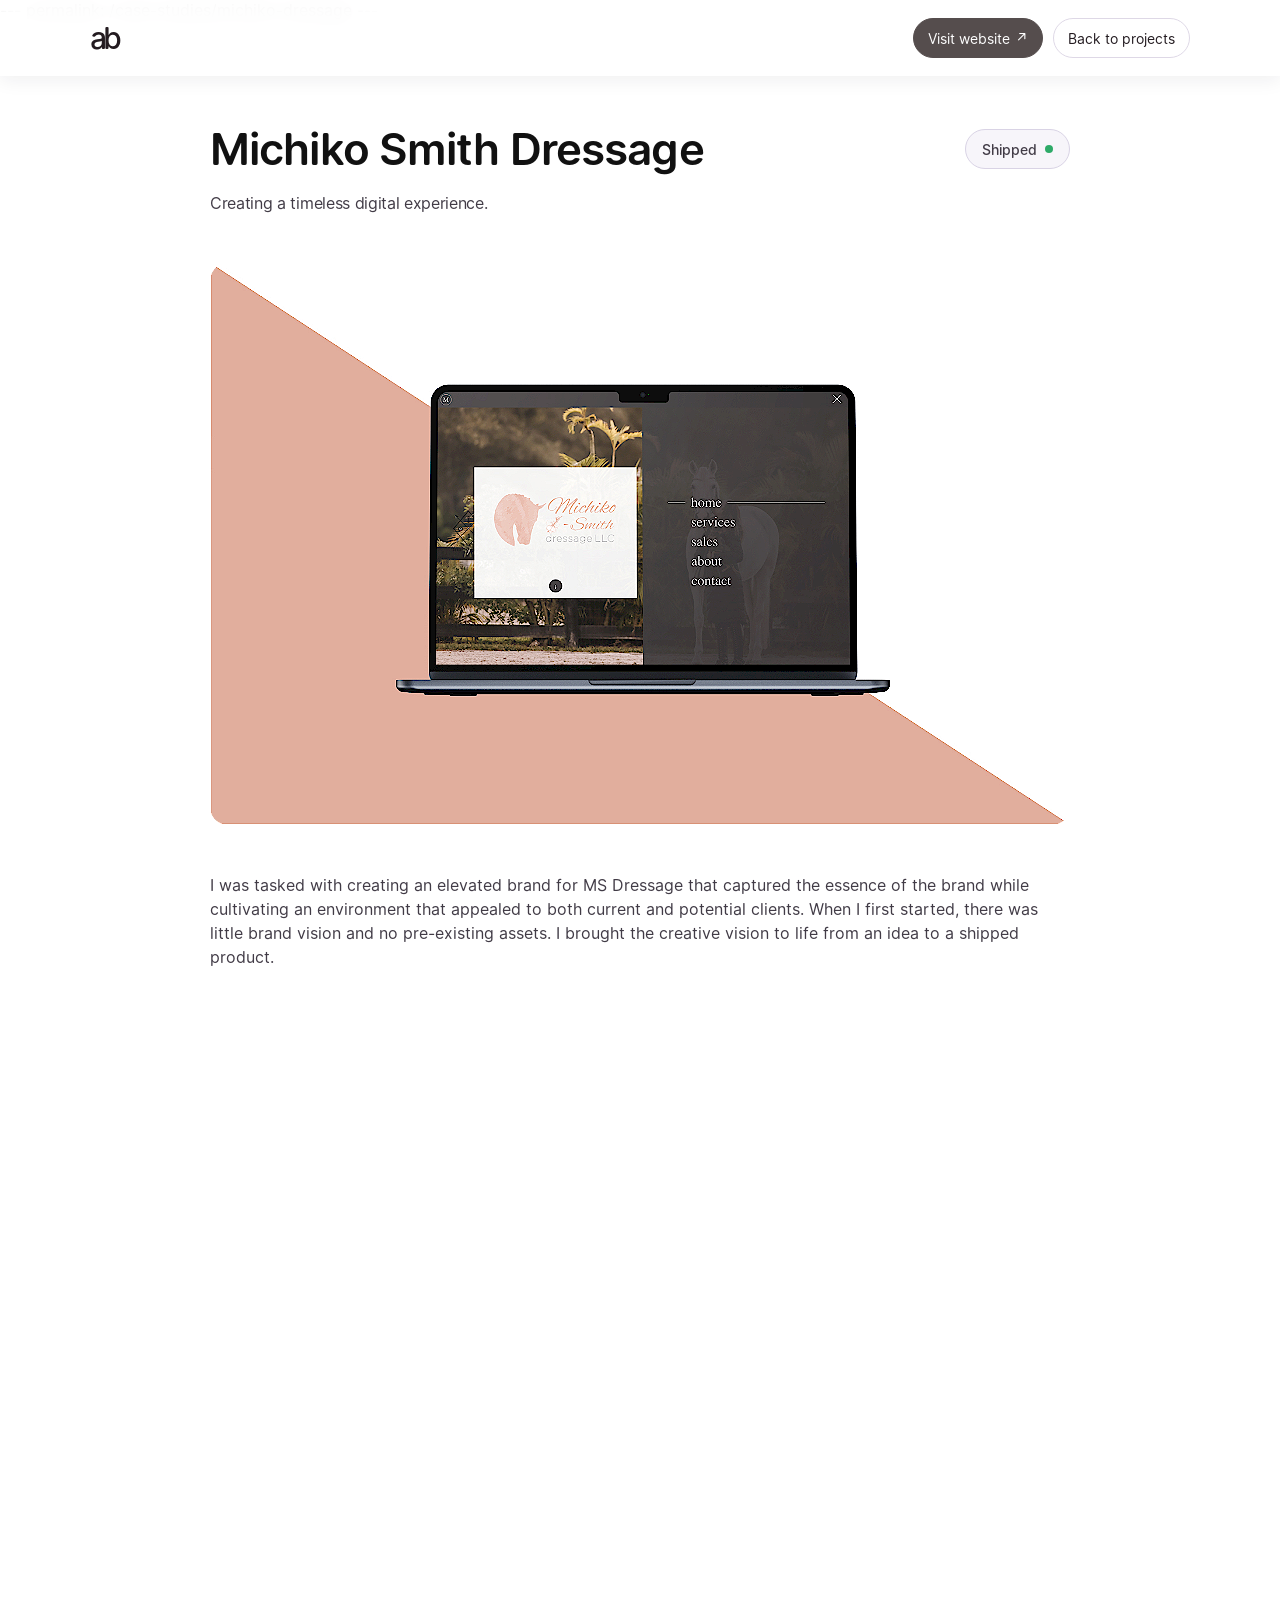
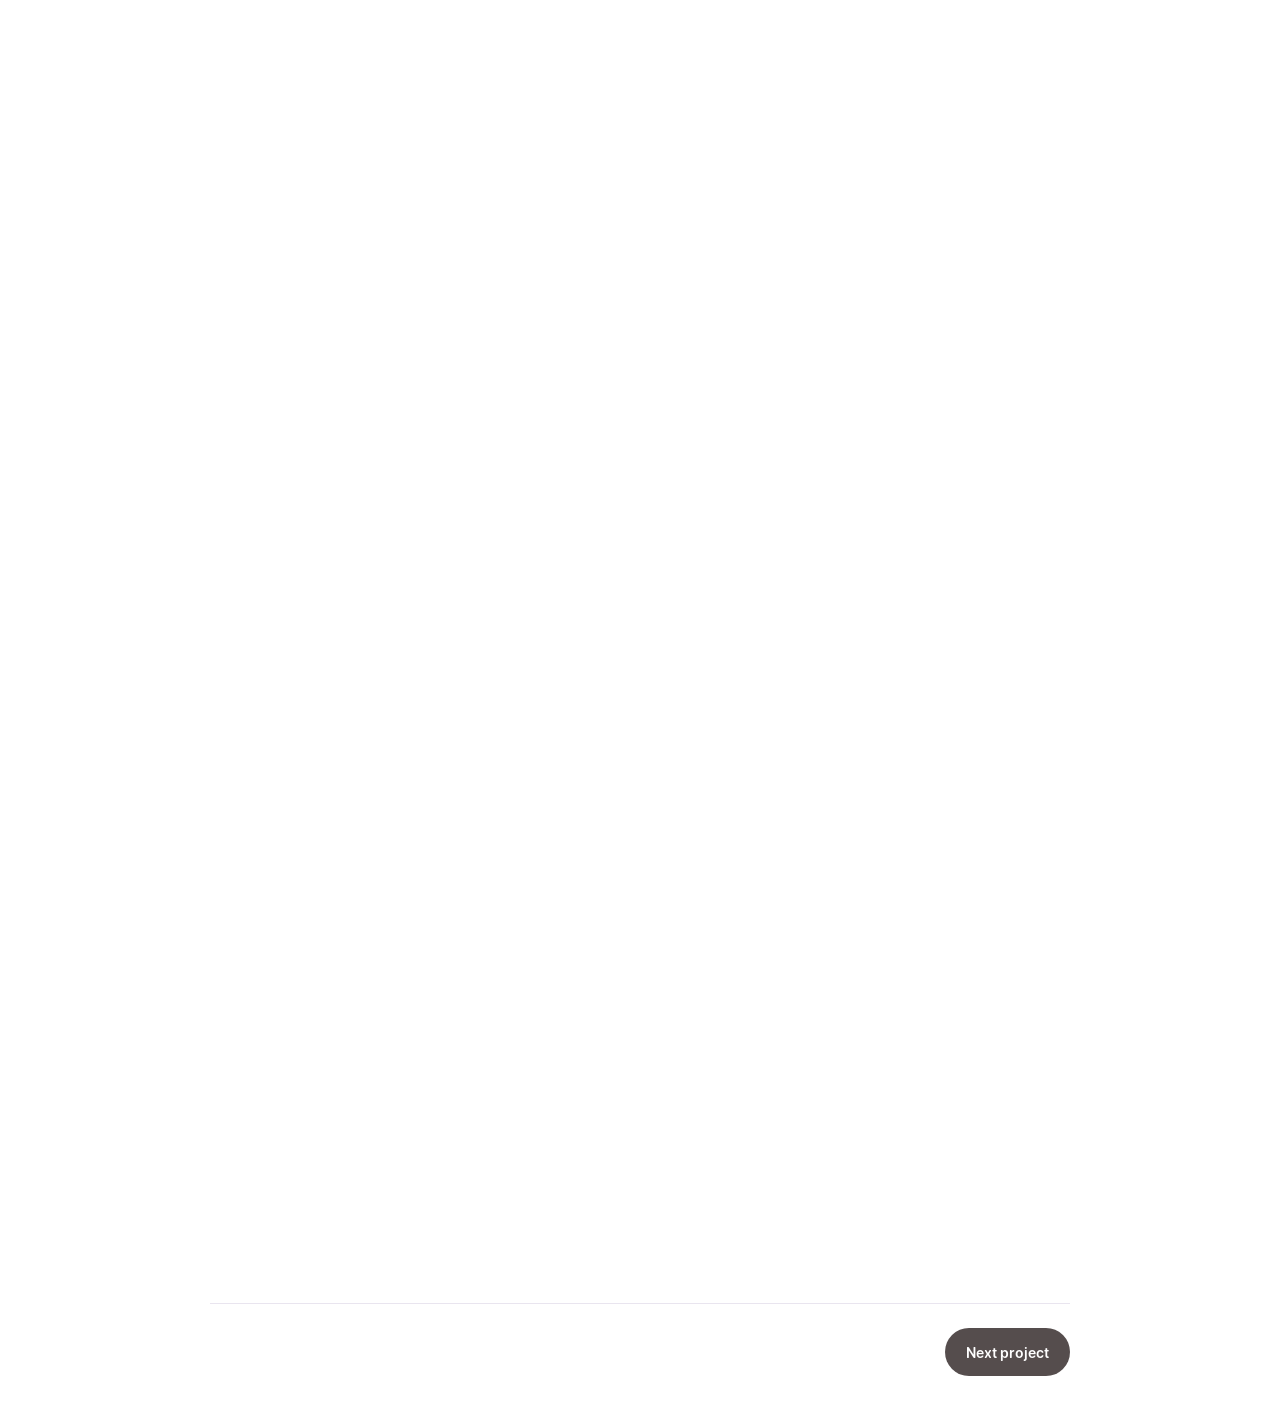
<file: case-studies/michiko-dressage.html>
---
permalink: /case-studies/michiko-dressage
---

<!doctype html>
<html lang="en">
<head>
  <meta charset="utf-8">
  <meta name="viewport" content="width=device-width, initial-scale=1">
  <meta name="description" content="Michiko Smith Dressage brand and website design by Alanna Bent.">
  <title>Michiko Smith Dressage | Alanna Bent</title>
  <link rel="preconnect" href="https://fonts.googleapis.com">
  <link rel="preconnect" href="https://fonts.gstatic.com" crossorigin>
  <script src="../custom.js" defer></script>
  <style>
    @font-face { font-family: "Open Runde"; src: url("assets/fonts/OpenRunde-Regular.woff2") format("woff2"); font-style: normal; font-weight: 400; font-display: swap; }
    @font-face { font-family: "Open Runde"; src: url("assets/fonts/OpenRunde-Medium.woff2") format("woff2"); font-style: normal; font-weight: 500; font-display: swap; }
    @font-face { font-family: "Open Runde"; src: url("assets/fonts/OpenRunde-Semibold.woff2") format("woff2"); font-style: normal; font-weight: 600; font-display: swap; }
    @font-face { font-family: "Open Runde"; src: url("assets/fonts/OpenRunde-Bold.woff2") format("woff2"); font-style: normal; font-weight: 700; font-display: swap; }
    :root {
      color-scheme: light;
      font-family: "Open Runde", sans-serif;
      color: #231b20;
      background: #fff;
      --purple: #554d4d;
      --purple-dark: #433c3c;
      --pink: #e0ad9b;
      --muted: #6e6873;
      --line: #e9e5ef;
      --soft: #fbf9f7;
      --section-space: clamp(64px, 6vw, 80px);
      --section-space-mobile: 48px;
      --section-content-gap: 32px;
      --spacing: 4px;
    }
    *, *::before, *::after { box-sizing: border-box; }
    html { scroll-behavior: smooth; scroll-padding-top: 32px; }
    body { min-width: 320px; margin: 0; font-family: "Open Runde", sans-serif; font-size: 16px; }
    main { display: flex; flex-direction: column; }
    a { color: inherit; }
    .wrap { width:min(860px, calc(100vw - 48px)); margin-inline:auto; }
    .site-header { position: fixed; z-index: 20; inset: 0 0 auto; display: flex; width: 100%; min-height: 88px; align-items: center; justify-content: space-between; margin: 0; padding-inline: max(40px, calc((100% - 1160px) / 2)); color: #fff; background: rgb(35 27 46 / 14%); backdrop-filter: saturate(145%) blur(12px); -webkit-backdrop-filter: saturate(145%) blur(12px); transition: color 180ms ease, background-color 180ms ease, box-shadow 180ms ease; }
    .site-header.is-scrolled { color: var(--ink); background: rgb(255 255 255 / 94%); box-shadow: 0 6px 22px rgb(35 27 46 / 9%); }
    .site-header, .site-header.is-scrolled { min-height:76px; padding:14px max(24px, calc((100% - 1100px) / 2)); color:#231b20; background:rgb(255 255 255 / 94%); box-shadow:0 4px 18px rgb(35 27 46 / 7%); }
    .navbar { display:flex; width:100%; max-width:1100px; align-items:center; justify-content:space-between; margin-inline:auto; }
    .navbar__brand { position:relative; display:inline-block; color:inherit; font-size:30px; font-weight:500; letter-spacing:-.12em; line-height:1; text-decoration:none; }
    .home-logo-wordmark { display:inline-block; }
    .home-logo-mark { display:none; }
    .navbar__brand:hover { cursor:pointer; }
    .home-nav-actions { display:flex; align-items:center; gap:10px; opacity:1; visibility:visible; transform:none; }
    .home-nav-actions a { display:inline-flex; min-height:40px; align-items:center; gap:5px; padding:8px 14px; border:1px solid #ded8e6; border-radius:999px; color:#231b20; font-size:14px; text-decoration:none; }
    .home-nav-actions a:hover { border-color:var(--purple); background:#fbf9f7; color:var(--purple-dark); }
    .home-nav-actions .home-nav-actions__resume { border-color:var(--purple); background:var(--purple); color:#fff; }
    .brand { font-size: 34px; font-weight: 500; letter-spacing: -.14em; text-decoration: none; }
    .back-link { display: inline-flex; align-items: center; gap: 9px; color: inherit; font-size: 14px; text-decoration: none; transition: color 180ms ease; }
    .back-link::before { content: "←"; color: inherit; font-size: 19px; transition: transform 180ms ease; }
    .back-link:hover { color: var(--purple); }
    .site-header:not(.is-scrolled) .back-link:hover { color: #fff; }
    .back-link:hover::before { transform: translateX(-4px); }
    a:focus-visible { outline: 3px solid #bd806e; outline-offset: 4px; border-radius: 3px; }
    .hero { position: relative; isolation: isolate; display: grid; min-height: 100vh; min-height: 100svh; grid-template-columns: 1fr; align-items: center; justify-items: center; padding-block: 120px 70px; text-align: center; }
    .hero::before { position: absolute; z-index: -1; top: 0; bottom: 0; left: 50%; width: 100vw; content: ""; background: linear-gradient(130deg, #554D4D 0%, #E0AD9B 100%); transform: translateX(-50%); }
    .hero-copy { width: min(100%, 760px); max-width: none; margin-inline: auto; padding-block: 25px; }
    .hero .eyebrow { color: #f6c5a9; }
    .eyebrow, .section-label { margin: 0 0 16px; color: var(--purple); font-size: 12px; font-weight: 700; letter-spacing: .16em; text-transform: uppercase; }
    h1 { margin: 0; font-size: clamp(64px, 8vw, 104px); font-weight: 400; letter-spacing: -.075em; line-height: .91; }
    .hero h1, .hero-tagline { color: #fff; }
    .hero-tagline { max-width: 600px; margin: 24px auto 0; font-size: clamp(20px, 2.2vw, 27px); font-weight: 500; letter-spacing: -.035em; line-height: 1.25; }
    .hero-summary { max-width: 560px; margin: 17px auto 0; color: #f1edf8; font-size: 16px; line-height: 1.7; }
    .hero-actions { display: flex; flex-wrap: wrap; align-items: center; justify-content: center; gap: 16px 22px; margin-top: 28px; }
    .prototype-button { display: inline-flex; min-height: 48px; align-items: center; justify-content: center; gap: 10px; padding: 12px 21px; border: 0; border-radius: 999px; color: #fff; background: var(--purple); font-size: 14px; font-weight: 600; text-decoration: none; transition: background 180ms ease, transform 180ms ease; }
    .hero .prototype-button { color: #554d4d; background: #fff; }
    .hero .prototype-button:hover { color: #433c3c; background: #fbf9f7; }
    .prototype-button:hover { background: var(--purple-dark); transform: translateY(-2px); }
    .prototype-button span { font-size: 17px; }
    .hero-note { color: #f1edf8; font-size: 13px; }
    /* Case-study sequence and project intro */
    .hero { min-height: 0; align-items: start; justify-items: stretch; padding-block: 132px 34px; text-align: left; }
    .hero::before { display: none; }
    .hero-copy { width: min(100%, 860px); margin: 0 auto; padding: 0; }
    .hero .eyebrow { display: none; }
    .hero h1 { color: #111; font-size: clamp(52px, 6vw, 68px); letter-spacing: -.055em; line-height: 1; }
    .hero-tagline { max-width: 860px; margin: 16px 0 0; color: #111; font-size: clamp(23px, 3vw, 34px); font-weight: 400; }
    .hero-summary { max-width: 860px; margin: 48px auto 0; color: #211d23; font-size: clamp(17px, 2vw, 22px); line-height: 1.35; text-align: left; }
    .hero-visual { display: block; width: min(800px, 100%); margin: 48px auto 0; border-radius: 18px; }
    .hero-title-row { display:flex; align-items:flex-start; justify-content:space-between; gap:24px; }
    .hero-title-copy { min-width:0; }
    .shipped-status { display:inline-flex; flex:0 0 auto; align-items:center; justify-content:center; gap:8px; min-height:40px; margin-top:5px; padding:8px 16px; border:1px solid #d9d3e5; border-radius:999px; color:#413b46; background:#f7f5fa; font-size:14px; font-weight:500; text-decoration:none; }
    .shipped-status::after { width:8px; height:8px; border-radius:50%; background:#2eaa68; content:""; }
    .shipped-status:hover { border-color:#c9bde0; background:#f0ebf7; }
    .hero-actions { margin-top: 22px; }
    .hero-note { color: var(--muted); }
    .overview { display: block; padding-block: 32px 74px; text-align: left; }
    .overview-heading { margin: 0 auto 55px; }
    .overview-heading h2.section-label { display:none; }
    .overview-description { max-width: 900px; color: #171419; font-size: clamp(18px, 2vw, 23px); line-height: 1.3; text-align: center; }
    .overview-copy { width: 100%; }
    .project-details { gap: 28px; padding: 48px max(6%, calc((100% - 900px)/2)) 0; text-align: left; }
    .project-details dt { font-size: 20px; font-weight: 400; letter-spacing: 0; text-transform: none; }
    .project-details dd { font-size: 17px; font-weight: 400; line-height: 1.35; }
    .challenge-section { order: 2; padding-block: 18px 72px; }
    .challenge-section h2 { margin: 0 0 28px; font-size: clamp(28px, 2.6vw, 52px); font-weight: 700; letter-spacing: -.06em; line-height: 1.08; }
    .challenge-section p, .research-copy p { color: #242027; font-size: clamp(19px, 1.8vw, 29px); line-height: 1.46; }
    .challenge-section p + p, .research-copy p + p { margin-top: 30px; }
    .persona-section { order: 3; background: #fff; }
    .research-heading { max-width: 1280px; margin: 0 0 28px; text-align: left; }
    .research-heading h2 { margin: 0; font-size: clamp(28px, 2.6vw, 52px); font-weight: 700; letter-spacing: -.06em; line-height: 1.08; }
    .research-copy { max-width: 1280px; margin-bottom: 34px; }
    .persona-gallery { display: grid; grid-template-columns: repeat(3, minmax(0, 1fr)); gap: 18px; align-items: start; }
    .persona-gallery figure { margin: 0; }
    .persona-gallery img { display:block; width:100%; height:auto; }
    .persona-gallery figcaption { padding-top: 10px; color: var(--muted); font-size: 13px; text-align:center; }
    .persona-references { margin-top: 34px; }
    .persona-references .research-papers { background: linear-gradient(130deg, #554D4D 0%, #E0AD9B 100%); }
    main > .hero { order: 0; }
    main > .overview { order: 1; }
    main > .process-section[aria-labelledby="architecture-title"] { order: 4; }
    main > .process-section[data-section="wireframes"] { order: 5; }
    main > .process-section[aria-labelledby="final-impact-title"] { order: 7; }
    .overview { display: grid; grid-template-columns: 1fr; justify-items: center; gap: 36px; padding-block: var(--section-space); text-align: center; }
    .overview-heading h2:not(.section-label), .section-heading h2 { max-width: 580px; margin: 0; font-size: clamp(30px, 4.5vw, 48px); font-weight: 400; letter-spacing: -.06em; line-height: 1.05; }
    .overview-heading h2.section-label { margin: 0 0 16px; font-size: 12px; font-weight: 700; letter-spacing: .16em; }
    .overview-description { max-width: 760px; margin: 0 auto; color: var(--muted); font-size: 17px; line-height: 1.8; }
    .overview-copy { width: min(100%, 900px); }
    .project-details { display: grid; grid-template-columns: repeat(4, minmax(0, 1fr)); gap: 18px 24px; width: min(100%, 920px); margin: 0 auto; padding-top: 24px; border-top: 1px solid var(--line); text-align: left; }
    .project-details div { min-width: 0; }
    .project-details dt { margin-bottom: 6px; color: var(--muted); font-size: 12px; font-weight: 600; letter-spacing: .08em; text-transform: uppercase; }
    .project-details dd { margin: 0; font-size: 14px; font-weight: 500; line-height: 1.55; }
    .project-details a { color: var(--purple-dark); text-underline-offset: 3px; }
    .focus-section { padding-block: var(--section-space); background: var(--soft); }
    .section-heading { max-width: 680px; margin: 0 auto var(--section-content-gap); text-align: center; }
    .section-heading .section-label { margin-bottom: 13px; }
    .section-heading p:last-child { max-width: 610px; margin: 17px auto 0; color: var(--muted); font-size: 16px; line-height: 1.7; }
    .focus-grid { display: grid; grid-template-columns: repeat(3, minmax(0, 1fr)); gap: 18px; }
    .focus-card { min-height: 220px; padding: 26px; border: 1px solid #ece7f3; border-radius: 14px; background: #fff; }
    .focus-index { display: grid; width: 38px; height: 38px; place-items: center; margin-bottom: 28px; border-radius: 50%; color: #fff; background: linear-gradient(135deg, var(--purple), var(--pink)); font-size: 12px; font-weight: 700; }
    .focus-card h3 { margin: 0 0 10px; font-size: 19px; font-weight: 500; letter-spacing: -.035em; }
    .focus-card p { margin: 0; color: var(--muted); font-size: 14px; line-height: 1.7; }
    .design-story { display: grid; grid-template-columns: 1fr 1fr; align-items: center; gap: clamp(36px, 8vw, 100px); padding-block: var(--section-space); }
    .design-story h2 { max-width: 480px; margin: 0; font-size: clamp(30px, 4vw, 44px); font-weight: 400; letter-spacing: -.06em; line-height: 1.06; }
    .design-story-copy p { margin: 0 0 17px; color: var(--muted); font-size: 16px; line-height: 1.8; }
    .design-story-copy p:last-child { margin-bottom: 0; }
    .design-principles { display: grid; gap: 0; margin: 26px 0 0; padding: 0; list-style: none; border-top: 1px solid var(--line); }
    .design-principles li { display: flex; gap: 14px; padding: 14px 0; border-bottom: 1px solid var(--line); font-size: 14px; font-weight: 500; }
    .design-principles li::before { content: "✳"; color: var(--pink); }
    .screen-section { padding-block: var(--section-space); color: #fff; background: #27232e; }
    .screen-section .section-label { color: #f6c5a9; }
    .screen-section .section-heading p:last-child { color: #d0cbd6; }
    .screen-showcase { display: grid; grid-template-columns: 1.05fr .95fr; gap: 34px; align-items: center; }
    .screen-showcase figure { margin: 0; }
    .screen-showcase img { display: block; width: 100%; height: auto; border-radius: 12px; }
    .screen-caption { max-width: 390px; padding: 24px 0; }
    .screen-caption h3 { margin: 0 0 12px; font-size: 23px; font-weight: 500; letter-spacing: -.04em; }
    .screen-caption p { margin: 0; color: #d0cbd6; font-size: 15px; line-height: 1.75; }
    .process-intro { max-width: 700px; margin: 0 auto var(--section-content-gap); color: var(--muted); font-size: 16px; line-height: 1.8; text-align: center; }
    .process-section { padding-block: var(--section-space); }
    .process-section + .process-section { padding-top: 0; }
    .process-section.process-alt { background: var(--soft); }
    .process-header { display: grid; grid-template-columns: 1fr; gap: 24px; align-items: start; max-width: 800px; margin-bottom: var(--section-content-gap); }
    .process-header--split { max-width: 1000px; }
    .process-copy--split { display: grid; grid-template-columns: minmax(0, 1.2fr) minmax(240px, .8fr); grid-template-areas: "label label" "title description"; align-items: center; column-gap: 36px; }
    .process-copy--split .section-label { grid-area: label; }
    .process-header--split .process-copy--split .section-label { margin-bottom: 0; }
    .process-copy--split h2 { grid-area: title; }
    .process-copy--split p:not(.section-label) { grid-area: description; margin: 0; }
    .process-header h2 { max-width: 660px; margin: 0; font-size: clamp(30px, 4vw, 44px); font-weight: 400; letter-spacing: -.06em; line-height: 1.05; }
    #visual-title { margin-inline: auto; text-align: center; }
    .process-section[aria-labelledby="visual-title"] .process-header { margin-inline: auto; }
    .process-section[aria-labelledby="visual-title"] .process-header > div { text-align: center; }
    .process-section[aria-labelledby="visual-title"] .process-header p:not(.section-label) { margin-inline: auto; }
    .process-header p:not(.section-label) { max-width: 690px; margin: 15px 0 0; color: var(--muted); font-size: 16px; line-height: 1.75; }
    .process-header .section-label { margin-bottom: 10px; }
    .ia-map { display: grid; width: 100%; max-width: none; justify-self: stretch; justify-items: center; gap: 6px; padding: 12px; border: 1px solid #e8e1f0; border-radius: 14px; background: #fff; }
    .ia-explorer { display:grid; grid-template-columns:minmax(0, 1fr); align-items:start; gap:0; width:100%; }
    .ia-node { display: grid; min-height: 40px; place-items: center; padding: 8px 12px; border: 0; border-radius: 0; color: #fff; background: var(--purple); font: inherit; font-size: 13px; line-height: 1.25; text-align: center; cursor: pointer; transition: box-shadow 160ms ease, transform 160ms ease, background-color 160ms ease; }
    button.ia-node:hover { background: var(--purple-dark); transform: translateY(-2px); }
    .ia-node[aria-pressed="true"] { box-shadow: 0 0 0 3px #fff, 0 0 0 6px #bd806e; }
    .ia-node:focus-visible { outline: 3px solid #bd806e; outline-offset: 3px; }
    .ia-login { min-width: 112px; }
    .ia-flow-row { display: grid; width: 100%; grid-template-columns: 1fr 20px 1fr 20px 1fr; align-items: center; gap: 0; margin-top: 0; }
    .ia-login-test { min-width: 0; }
    .ia-line { display: block; height: 1px; background: #222; }
    .ia-line--dotted { height: 0; border-top: 2px dotted #555; background: transparent; }
    .ia-down-arrow { position: relative; width: 1px; height: 14px; margin: 0 auto; background: #222; }
    .ia-down-arrow::after { position: absolute; right: -4px; bottom: -1px; width: 8px; height: 8px; border-right: 1px solid #222; border-bottom: 1px solid #222; content: ""; transform: rotate(45deg); }
    .ia-home-feed { display: grid; width: 84px; aspect-ratio: 1; place-items: center; border: 1.5px solid #bd806e; border-radius: 50%; color: #19151b; background: #fff; font-size: 13px; text-align: center; }
    .ia-destinations { position: relative; display: grid; width: 100%; grid-template-columns: repeat(3, minmax(0, 1fr)); gap: 0; margin-top: 0; padding-top: 14px; }
    .ia-destinations::before { position: absolute; top: 0; right: 16.6667%; left: 16.6667%; height: 1px; background: #222; content: ""; }
    .ia-destination { position: relative; display: grid; align-content: start; justify-items: center; min-width: 0; padding-inline: 8px; text-align: center; }
    .ia-destination::before { position: absolute; top: -14px; left: 50%; width: 1px; height: 14px; background: #222; content: ""; }
    .ia-destination-title { width: 100%; min-height: 40px; padding: 8px; background: var(--purple-dark); }
    .ia-detail-list { position: relative; display: grid; width: 100%; justify-items: center; gap: 8px; padding-top: 24px; }
    .ia-detail-list::before { position: absolute; top: 0; left: 50%; width: 1px; height: 18px; background: #222; content: ""; }
    .ia-detail { display: grid; width: 100%; min-height: 36px; place-items: center; padding: 6px; border: 1px solid #e0ad9b; color: #554d4d; background: #fbf9f7; font: inherit; font-size: 12px; line-height: 1.35; text-align: center; cursor:pointer; transition:box-shadow 160ms ease, transform 160ms ease; }
    .ia-detail:hover { transform:translateY(-2px); }
    .ia-footnote { margin: 28px 0 0; color: var(--muted); font-size: 12px; line-height: 1.6; text-align: center; }
    .design-decision-label { font-weight: 400; letter-spacing: normal; text-transform: none; }
    .artifact-grid { display: grid; grid-template-columns: repeat(3, minmax(0, 1fr)); gap: 18px; }
    .artifact-card { min-width: 0; margin: 0; padding: 14px; border: 1px solid #e9e5ef; border-radius: 13px; background: #fff; }
    .artifact-card img { display: block; width: 100%; height: 360px; object-fit: contain; object-position: center; border-radius: 8px; background: #f5f3f7; }
    .artifact-card--comment .artifact-image-wrap { position: relative; width: min(100%, 190px); margin-inline: auto; }
    .artifact-card--comment .artifact-image-wrap img { width: 100%; height: auto; max-height: 330px; border-radius: 8px; }
    .artifact-grid--wireframes .artifact-card--comment .artifact-image-wrap { width: 100%; }
    .artifact-grid--wireframes .artifact-card--comment .artifact-image-wrap img { height: 330px; max-height: none; object-fit: contain; }
    .comment-marker { position: absolute; top: var(--marker-top, 43%); right: var(--marker-right, -11px); left: var(--marker-left, auto); display: grid; width: 38px; height: 38px; place-items: center; padding: 0; border: 2px solid #fff; border-radius: 50%; color: #fff; background: var(--purple); cursor: pointer; opacity: 1; visibility: visible; box-shadow: 0 3px 12px rgb(40 24 64 / 25%); transition: background-color 160ms ease; }
    .artifact-grid--wireframes .artifact-card:nth-child(1) { --marker-top: 12%; --marker-left: 12%; --marker-right: auto; }
    .artifact-grid--wireframes .artifact-card:nth-child(2) { --marker-top: 39%; --marker-left: auto; --marker-right: 12%; }
    .artifact-grid--wireframes .artifact-card:nth-child(3) { --marker-top: 22%; --marker-left: 16%; --marker-right: auto; }
    .artifact-grid--wireframes .artifact-card:nth-child(4) { --marker-top: 62%; --marker-left: auto; --marker-right: 16%; }
    .artifact-grid--wireframes .artifact-card:nth-child(5) { --marker-top: 31%; --marker-left: 11%; --marker-right: auto; }
    .artifact-grid--wireframes .artifact-card:nth-child(6) { --marker-top: 15%; --marker-left: auto; --marker-right: 13%; }
    .artifact-grid--wireframes .artifact-card:nth-child(7) { --marker-top: 57%; --marker-left: 15%; --marker-right: auto; }
    .artifact-grid--wireframes .artifact-card:nth-child(8) { --marker-top: 45%; --marker-left: auto; --marker-right: 12%; }
    .comment-marker svg { display: block; width: 19px; height: 19px; fill: none; stroke: currentColor; stroke-linecap: round; stroke-linejoin: round; stroke-width: 1.8; }
    .comment-marker:hover { background: var(--purple-dark); }
    .comment-marker:focus-visible { outline: 3px solid #bd806e; outline-offset: 3px; }
    .comment-popover { position: absolute; z-index: 5; top: calc(var(--marker-top, 43%) + 44px); right: -4px; width: min(235px, 82vw); padding: 13px 15px; border: 1px solid #e8e1ef; border-radius: 10px; color: #37313d; background: #fff; font-size: 12px; line-height: 1.55; text-align: left; box-shadow: 0 10px 28px rgb(34 26 48 / 20%); }
    .artifact-card figcaption { padding: 13px 3px 2px; }
    .artifact-card figcaption strong { display: block; margin-bottom: 4px; font-size: 14px; font-weight: 600; }
    .artifact-card figcaption span { display: block; color: var(--muted); font-size: 12px; line-height: 1.5; }
    .artifact-grid--wireframes { grid-template-columns: repeat(4, minmax(0, 1fr)); }
    .artifact-grid--wireframes .artifact-card img { height: 330px; }
    .visual-system { display: grid; grid-template-columns: .8fr 1.2fr; gap: 24px; align-items: stretch; margin-top: 30px; }
    .visual-panel { min-width: 0; padding: 22px; border: 1px solid #e9e5ef; border-radius: 14px; background: #fff; }
    .visual-panel h3 { margin: 0 0 12px; font-size: 18px; font-weight: 600; }
    .visual-panel p { margin: 0 0 18px; color: var(--muted); font-size: 14px; line-height: 1.65; }
    .visual-panel img { display: block; width: 100%; max-height: 340px; object-fit: contain; object-position: center; border-radius: 8px; background: #faf9fb; }
    .accessibility-videos { display: grid; grid-template-columns: repeat(2, minmax(0, 1fr)); gap: 14px; }
    .accessibility-feature { position: relative; min-width: 0; margin: 0; }
    .accessibility-feature video { display: block; width: 100%; aspect-ratio: 9 / 15; max-height: 420px; border-radius: 9px; background: #fbf9f7; object-fit: contain; }
    .video-toggle { position: absolute; top: 10px; right: 10px; z-index: 1; display: grid; width: 40px; height: 40px; place-items: center; padding: 0; border: 1px solid rgb(255 255 255 / 70%); border-radius: 50%; color: #fff; background: rgb(35 27 46 / 88%); cursor: pointer; box-shadow: 0 3px 12px rgb(0 0 0 / 18%); }
    .video-toggle svg { display: block; width: 16px; height: 16px; fill: currentColor; }
    .video-toggle:hover { background: #231b2e; }
    .video-toggle:focus-visible { outline: 3px solid #bd806e; outline-offset: 3px; }
    .accessibility-feature figcaption { padding-top: 13px; }
    .accessibility-feature h4 { margin: 0 0 6px; font-size: 15px; font-weight: 600; }
    .accessibility-feature p { margin: 0; color: var(--muted); font-size: 12px; line-height: 1.6; }
    .brand-palette, .calm-swatches { display: grid; grid-template-columns: repeat(4, minmax(0, 1fr)); gap: 10px; }
    .brand-swatch { min-width: 0; overflow: hidden; padding: 0; border: 1px solid #e6e1eb; border-radius: 10px; background: #fff; text-align: left; cursor: pointer; }
    .brand-swatch[aria-pressed="true"] { outline: 3px solid #bd806e; outline-offset: 2px; }
    .brand-swatch:focus-visible, .type-sample:focus-visible { outline: 3px solid #bd806e; outline-offset: 3px; }
    .brand-swatch-color, .calm-swatch-color { display: block; height: 42px; }
    .brand-swatch-label, .calm-swatch span:last-child { display: block; min-height: 53px; padding: 7px 6px; color: #514b56; font-size: 9px; line-height: 1.4; }
    .brand-swatch-label strong, .brand-swatch-label small { display: block; }
    .brand-swatch-label strong, .calm-swatch strong { display: block; font-size: 10px; font-weight: 600; }
    .brand-swatch-label small, .calm-swatch small { display: block; margin-top: 3px; color: var(--muted); font-size: 9px; }
    .palette-detail { min-height: 68px; margin-top: 17px; padding-top: 15px; border-top: 1px solid var(--line); }
    .palette-detail strong { display: block; font-size: 14px; }
    .palette-detail p { margin: 5px 0 0; color: var(--muted); font-size: 13px; line-height: 1.55; }
    .calm-palette { margin-top: 18px; padding: 16px; border: 1px solid #e6d7d1; border-radius: 12px; background: #fbf9f7; }
    .calm-palette h4 { margin: 0 0 6px; font-size: 14px; font-weight: 600; }
    .calm-palette > p { margin: 0 0 13px; color: var(--muted); font-size: 12px; line-height: 1.55; }
    .calm-swatch { min-width: 0; overflow: hidden; padding: 0; border: 1px solid #e4dfe8; border-radius: 8px; color: var(--ink); background: #fff; font: inherit; text-align: left; cursor: pointer; }
    .calm-swatch[aria-pressed="true"] { outline: 3px solid #bd806e; outline-offset: 2px; }
    .calm-swatch:focus-visible { outline: 3px solid #bd806e; outline-offset: 3px; }
    .calm-swatch:hover { transform: translateY(-2px); }
    .type-scale { display: grid; gap: 10px; }
    .type-sample { display: grid; grid-template-columns: 1fr auto; align-items: center; gap: 8px 12px; width: 100%; min-height: 68px; padding: 13px 15px; border: 1px solid #e8e3ed; border-radius: 10px; color: var(--ink); background: #fff; font-family: "Open Runde", sans-serif; text-align: left; cursor: pointer; }
    .type-sample[aria-pressed="true"] { border-color: #bd806e; background: #fbf9f7; box-shadow: inset 3px 0 var(--purple); }
    .type-sample small { grid-column: 1 / -1; color: var(--muted); font-size: 10px; letter-spacing: .1em; text-transform: uppercase; }
    .type-sample-text { min-width: 0; }
    .type-display-sample { font-size: 26px; font-weight: 700; letter-spacing: -.055em; }
    .type-interface-sample { font-size: 18px; font-weight: 600; }
    .type-body-sample { font-size: 14px; font-weight: 400; line-height: 1.45; }
    .type-spec-detail { min-height: 76px; margin-top: 16px; padding-top: 13px; border-top: 1px solid var(--line); }
    .type-spec-detail strong { display: block; font-size: 13px; }
    .type-spec-detail p { margin: 5px 0 0; color: var(--muted); font-size: 12px; line-height: 1.55; }
    .persona-section { padding-block: var(--section-space); background: var(--soft); }
    .persona-section .section-heading h2 { margin-inline: auto; }
    .research-layout { display: grid; grid-template-columns: minmax(145px, .55fr) minmax(320px, 1.35fr) minmax(290px, 1fr); align-items: start; gap: 22px; text-align: center; }
    .research-intro .section-label { margin-bottom: 13px; }
    .research-intro h2 { margin: 0; font-size: clamp(28px, 3vw, 36px); font-weight: 400; letter-spacing: -.055em; line-height: 1.05; }
    .research-intro > p:last-child { margin: 15px 0 0; color: var(--muted); font-size: 14px; line-height: 1.7; }
    .persona-tabs { display:grid; grid-template-columns:repeat(3, minmax(0,1fr)); gap:10px; max-width:760px; margin:0 auto 18px; }
    .persona-tab { display:grid; gap:3px; min-width:0; padding:12px 10px; border:1px solid #e8e3ed; border-radius:9px; color:#5e5667; background:#fff; font:inherit; text-align:center; cursor:pointer; }
    .persona-tab strong { font-size:14px; font-weight:500; }
    .persona-tab span { color:var(--muted); font-size:12px; font-weight:400; }
    .persona-tab[aria-selected="true"] { border-color:var(--persona-active-color, var(--purple)); color:#fff; background:var(--persona-active-color, var(--purple)); }
    .persona-tab:nth-child(2) { --persona-active-color:#bd806e; }
    .persona-tab:nth-child(3) { --persona-active-color:#e0ad9b; }
    .persona-tab[aria-selected="true"] span { color:rgb(255 255 255 / 90%); }
    .persona-tab:focus-visible { outline:3px solid #bd806e; outline-offset:3px; }
    .persona-panels { min-width:0; }
    .persona-card { min-width: 0; padding: 18px; border: 1px solid #e8e3ed; border-top: 4px solid var(--persona-color, var(--purple)); border-radius: 13px; background: #fff; }
    .persona-card[hidden] { display:none; }
    .persona-card:nth-child(2) { --persona-color: #bd806e; }
    .persona-card:nth-child(3) { --persona-color: #e0ad9b; }
    .persona-kind { margin: 0 0 8px; color: var(--persona-color); font-size: 10px; font-weight: 700; letter-spacing: .12em; text-transform: uppercase; }
    .persona-card h3 { margin: 0; font-size: 20px; font-weight: 500; letter-spacing: -.04em; }
    .persona-meta { margin: 4px 0 10px; color: var(--muted); font-size: 11px; font-weight: 400; line-height: 1.5; }
    .persona-card h4 { margin: 11px 0 4px; font-size: 11px; font-weight: 700; }
    .persona-card p:not(.persona-kind):not(.persona-meta) { margin: 0; color: var(--muted); font-size: 12px; line-height: 1.55; }
    .persona-need { margin-top: 11px !important; padding-top: 10px; border-top: 1px solid var(--line); color: var(--ink) !important; font-weight: 500; }
    .research-papers { padding: 23px; border-radius: 16px; color: #fff; background: linear-gradient(130deg, #554D4D 0%, #E0AD9B 100%); }
    .research-papers .section-label { margin-bottom: 10px; color: #f5e8ff; }
    .research-papers h3 { margin: 0; font-size: 25px; font-weight: 500; letter-spacing: -.045em; line-height: 1.1; }
    .research-papers > p:not(.section-label) { margin: 11px 0 18px; color: rgb(255 255 255 / 88%); font-size: 12px; line-height: 1.6; }
    .research-paper-list { display: grid; gap: 10px; }
    .research-paper { display: grid; gap: 6px; padding: 13px; border: 1px solid rgb(255 255 255 / 38%); border-radius: 11px; color: #fff; background: rgb(255 255 255 / 12%); text-align: center; text-decoration: none; transition: background 180ms ease, color 180ms ease, transform 180ms ease; }
    .research-paper:hover { color: #433c3c; background: #fff; transform: translateY(-2px); }
    .research-paper:focus-visible { outline: 3px solid #fff; outline-offset: 3px; }
    .research-paper-title { font-size: 12px; font-weight: 600; line-height: 1.45; }
    .research-paper-source { color: rgb(255 255 255 / 82%); font-size: 10px; line-height: 1.4; }
    .research-paper:hover .research-paper-source { color: #645978; }
    .research-paper-action { margin-top: 2px; font-size: 10px; font-weight: 700; }
    .ui-gallery-arrow { display: grid; width: 42px; height: 42px; place-items: center; border: 1px solid #e6d7d1; border-radius: 50%; color: var(--purple-dark); background: #fff; font-size: 22px; cursor: pointer; transition: color 180ms ease, background 180ms ease; }
    .ui-gallery-arrow:hover { color: #fff; background: var(--purple); }
    .ui-gallery-arrow:disabled { color:#a9a3b0; background:#fbf9f7; cursor:default; }
    .ui-gallery-arrow:disabled:hover { color:#a9a3b0; background:#fbf9f7; }
    .ui-gallery-arrow:focus-visible { outline: 3px solid #bd806e; outline-offset: 3px; }
    .ui-gallery-hint { color: var(--muted); font-size: 12px; }
    .phone-mockup-grid { display:grid; grid-template-columns:repeat(3, minmax(0,1fr)); gap:28px 20px; align-items:stretch; }
    .phone-mockup-item { min-width:0; margin:0; padding:16px; border:1px solid #e7e1ee; border-radius:18px; background:#fff; }
    .phone-mockup-grid .phone-mockup { position:relative; width:100%; height:330px; aspect-ratio:auto; margin:0; padding:0; border:0; border-radius:14px; background:#f5f3f7; box-shadow:none; }
    .phone-mockup-grid .phone-screen { position:absolute; z-index:1; inset-block:0; left:50%; width:min(66%, 180px); overflow:hidden; border:4px solid #242329; border-radius:0; background:#fff; transform:translateX(-50%); }
    .phone-screen > img { display:block; width:100%; height:100%; object-fit:contain; user-select:none; -webkit-user-drag:none; }
    .phone-comment-trigger { position:absolute; z-index:3; top:50%; left:50%; display:grid; width:54px; height:54px; place-items:center; padding:0; border:3px solid #fff; border-radius:50%; color:#fff; background:var(--purple); cursor:pointer; transform:translate(-50%,-50%); animation:phone-comment-pulse 1.8s ease-out infinite; }
    .phone-comment-trigger svg { display:block; width:32px; height:32px; fill:none; stroke:currentColor; stroke-linecap:round; stroke-linejoin:round; stroke-width:2; }
    .phone-comment-trigger:focus-visible, .phone-comment-close:focus-visible { outline:3px solid #bd806e; outline-offset:3px; }
    .phone-comment-panel { position:absolute; z-index:4; top:50%; left:56%; width:min(160px, calc(100vw - 64px)); padding:16px 13px; border:1px solid #e7e0ed; border-radius:16px; background:#fff; box-shadow:0 12px 32px rgb(35 27 46 / 18%); transform:translateY(-50%); }
    .phone-mockup-item.has-open-comment { position:relative; z-index:5; }
    .phone-comment-panel[hidden] { display:none; }
    .phone-comment-panel h3 { margin:0 24px 8px 0; color:var(--purple-dark); font-size:13px; font-weight:600; }
    .phone-comment-panel p { margin:0; color:#413b46; font-size:12px; line-height:1.5; }
    .phone-comment-close { position:absolute; top:7px; right:7px; display:grid; width:26px; height:26px; place-items:center; padding:0; border:0; border-radius:50%; color:var(--purple-dark); background:#f2eef8; font-size:17px; cursor:pointer; }
    @keyframes phone-comment-pulse { 0% { box-shadow:0 0 0 0 rgb(91 70 184 / 45%); } 70% { box-shadow:0 0 0 15px rgb(91 70 184 / 0%); } 100% { box-shadow:0 0 0 0 rgb(91 70 184 / 0%); } }
    .phone-mockup-caption { display:none; }
    .visual-system { grid-template-columns:repeat(2,minmax(0,1fr)); }
    .design-system-intro { max-width:960px; margin:30px auto 0; }
    .ui-phone-carousel { display:grid; grid-template-columns:auto minmax(0,1fr) auto; align-items:center; justify-items:center; gap:28px; width:min(100%, 760px); margin-inline:auto; }
    .ui-phone-carousel .phone-mockup { width:min(100%, 260px); border-radius:40px; }
    .ui-phone-carousel .phone-mockup { touch-action:pan-y; cursor:grab; }
    .ui-phone-carousel .phone-mockup:active { cursor:grabbing; }
    .ui-phone-carousel .phone-screen { border-radius:29px; }
    .ui-phone-carousel .phone-comment-trigger, .ui-phone-carousel .phone-comment-panel { display:none; }
    .ui-phone-carousel-caption { grid-column:1 / -1; min-height:28px; margin:0; color:#413b46; font-size:16px; text-align:center; }
    .ui-phone-count { grid-column:1 / -1; margin-top:-20px; color:var(--muted); font-size:13px; }
    .prototype-cta { display: flex; align-items: center; justify-content: space-between; gap: 28px; margin-block: 0 var(--section-space); padding: clamp(30px, 6vw, 64px); border-radius: 20px; color: #fff; background: linear-gradient(130deg, #554D4D 0%, #E0AD9B 100%); }
    .prototype-cta .section-label { color: #fbf9f7; }
    .prototype-cta h2 { max-width: 590px; margin: 0; font-size: clamp(27px, 3.5vw, 40px); font-weight: 400; letter-spacing: -.055em; line-height: 1.08; }
    .prototype-cta p { margin: 12px 0 0; color: rgb(255 255 255 / 90%); font-size: 15px; line-height: 1.65; }
    .prototype-cta .prototype-button { color: #554d4d; background: #fff; }
    .prototype-cta .prototype-button:hover { color: #433c3c; background: #fbf9f7; }
    .site-footer { width: min(1160px, calc(100% - 80px)); margin: 0 auto; padding: 24px 0 34px; border-top: 1px solid var(--line); color: var(--muted); font-size: 12px; text-align: center; }
    .next-project-footer { display:flex; align-items:center; justify-content:flex-end; width:min(860px, calc(100vw - 48px)); margin:48px auto 32px; padding:24px 0 0; }
    /* Reference-inspired case-study composition overrides */
    .hero { min-height:0; align-items:start; justify-items:stretch; padding-block:104px 20px; text-align:left; }
    .hero::before { display:none; }
    .hero-copy { width:100%; margin:0; padding:0; }
    .hero .eyebrow { display:none; }
    .hero h1 { color:#111; font-size:clamp(50px, 5vw, 62px); letter-spacing:-.02em; line-height:1; }
    .hero-tagline { max-width:none; margin:18px 0 0; color:#111; font-size:clamp(23px, 3vw, 34px); font-weight:400; }
    .hero-summary { max-width:900px; margin:28px auto 0; color:#211d23; font-size:clamp(17px, 2vw, 22px); line-height:1.35; text-align:center; }
    .hero-visual { display:block; width:100%; max-width:860px; margin:36px auto 0; border-radius:18px; filter:url(#screen-sharpen); }
    .hero-actions { margin-top:22px; }
    .hero-note { color:var(--muted); }
    .overview { display:block; padding-block:32px 74px; text-align:left; }
    .overview-heading { margin:0 auto 55px; }
    .overview-heading h2.section-label { display:none; }
    .overview-copy { width:100%; }
    .project-details { gap:28px; padding:48px max(6%, calc((100% - 900px)/2)) 0; text-align:left; }
    .project-details dt { font-size:20px; font-weight:400; letter-spacing:0; text-transform:none; }
    .project-details dd { font-size:17px; font-weight:400; line-height:1.35; }
    .hero-summary { max-width:860px; text-align:left; }
    .project-details { grid-template-columns:repeat(4, minmax(0,1fr)); gap:24px; padding:24px 0; border-top:1px solid var(--line); border-bottom:1px solid var(--line); text-align:left; }
    .project-details { width:100%; }
    .project-details dt { margin-bottom:0; color:var(--muted); font-size:16px; font-weight:400; letter-spacing:0; text-transform:none; }
    .project-details dd { color:#171419; font-size:16px; font-weight:400; line-height:1.5; }
    .project-details .team-detail { grid-column:1 / -1; }
    .challenge-section { order:2; padding-block:0 42px; }
    .challenge-section h2 { margin:0 0 20px; font-size:clamp(30px, 4vw, 42px); font-weight:400; letter-spacing:-.05em; }
    .challenge-section p, .research-copy p { color:#242027; font-size:clamp(17px, 1.7vw, 19px); line-height:1.45; }
    .challenge-section p + p, .research-copy p + p { margin-top:32px; }
    .persona-section { order:3; padding-block:clamp(32px, 4vw, 48px); background:#fff; }
    .research-heading { max-width:960px; margin:0 0 34px; text-align:left; }
    .research-heading h2 { margin:0; font-size:clamp(30px, 4vw, 42px); font-weight:400; letter-spacing:-.05em; }
    .research-copy { max-width:960px; margin-bottom:34px; }
    .persona-gallery { display:grid; grid-template-columns:repeat(3, minmax(0,1fr)); gap:18px; align-items:start; }
    .persona-gallery figure { margin:0; }
    .persona-gallery img { display:block; width:100%; height:auto; }
    .persona-gallery figcaption { padding-top:10px; color:var(--muted); font-size:13px; text-align:center; }
    .research-question { margin:0; }
    .research-question img { display:block; width:100%; height:auto; }
    .persona-explorer { width:100%; }
    .persona-references { margin-top:34px; }
    .hero h1, .hero-tagline, .challenge-section h2, .research-heading h2, .process-header h2 { letter-spacing:-.02em; }
    .process-section.process-alt { background:#fff; }
    .process-section[aria-labelledby="architecture-title"] .process-header, .process-section[data-section="wireframes"] .process-header { max-width:1000px; }
    .process-section[aria-labelledby="architecture-title"] .process-header p:not(.section-label) { font-size:18px; line-height:1.5; }
    .wireframe-slide { grid-template-rows:minmax(240px, min(40vh, 340px)) auto; }
    .ia-explorer { display:grid; grid-template-columns:minmax(0,1fr); align-items:start; gap:0; width:100%; }
    .ia-node { border:0; font-family:inherit; }
    button.ia-node:hover { background:var(--purple-dark); transform:translateY(-2px); }
    .ia-node[aria-pressed="true"] { box-shadow:0 0 0 3px #fff, 0 0 0 6px #bd806e; }
    .ia-node:focus-visible, .ia-detail:focus-visible { outline:3px solid #bd806e; outline-offset:3px; }
    .ia-detail { font:inherit; font-size:14px; cursor:pointer; transition:transform 160ms ease; }
    .ia-detail:hover { transform:translateY(-2px); }
    .ia-note-copy { margin:30px auto 0; max-width:820px; padding:0; color:#413b46; font-size:16px; line-height:1.5; text-align:center; }
    .solution-process-grid { display:grid; grid-template-columns:repeat(2, minmax(0,1fr)); gap:16px; width:100%; margin:8px auto 0; }
    .solution-process-card { display:flex; align-items:flex-start; gap:12px; min-height:0; margin:0; padding:24px; border:0; border-radius:8px; background:#f3f3f3; }
    .solution-process-card svg { display:block; flex:0 0 19px; width:19px; height:19px; margin-top:4px; color:#171717; fill:none; stroke:currentColor; stroke-linecap:round; stroke-linejoin:round; stroke-width:1.8; }
    main .solution-process-card p:not(.section-label):not(.eyebrow):not(.persona-kind):not(.persona-meta):not(.hero-note):not(.ia-footnote) { margin:0; color:#171717; font-size:16px; font-weight:500 !important; line-height:1.5; }
    .process-section[aria-labelledby="architecture-title"] .process-header, .process-section[data-section="wireframes"] .process-header { margin-bottom:32px !important; }
    .ia-explorer { margin-top:30px; }
    .research-copy + .persona-explorer { margin-top:30px; }
    main > .hero { order:0; }
    main > .overview { order:1; }
    main > .process-section[aria-labelledby="architecture-title"] { order:4; }
    main > .process-section[data-section="wireframes"] { order:5; }
    main > .process-section[aria-labelledby="final-impact-title"] { order:7; }
    .wireframe-slider { width:min(100%, 900px); margin-inline:auto; }
    .wireframe-track { display:flex; overflow-x:auto; cursor:grab; touch-action:pan-x pan-y; scroll-snap-type:x mandatory; scroll-behavior:smooth; overscroll-behavior-x:contain; scrollbar-color:#bd806e #fbf9f7; scrollbar-width:thin; }
    .wireframe-track.is-dragging { cursor:grabbing; scroll-snap-type:none; scroll-behavior:auto; user-select:none; }
    .wireframe-slide { display:grid; flex:0 0 100%; grid-template-rows:minmax(240px, min(40vh, 340px)) auto; min-width:0; margin:0; padding:30px; border:1px solid #e9e5ef; border-radius:16px; background:#fff; scroll-snap-align:start; }
    .wireframe-slide img { display:block; width:100%; height:100%; object-fit:contain; object-position:center; background:#faf9fb; }
    .wireframe-slide figcaption { width:min(100%, 760px); margin-inline:auto; padding:18px 4px 2px; }
    .wireframe-slide figcaption strong { display:block; margin-bottom:5px; font-size:17px; }
    .wireframe-slide figcaption span { color:var(--muted); font-size:14px; line-height:1.55; }
    .wireframe-slide img { -webkit-user-drag:none; user-select:none; }
    .wireframe-slide { grid-template-rows:minmax(0,1fr) auto; height:clamp(360px, 60vh, 620px); padding:24px; border:0; border-radius:8px; background:#f3f3f3; }
    .wireframe-slide img { background:transparent; }
    .wireframe-slide figcaption { padding:12px 4px 0; text-align:center; }
    .wireframe-slide figcaption strong { display:block; margin:0 0 8px; font-size:16px; font-weight:500; }
    .wireframe-slide figcaption span { display:block; color:#413b46; font-size:16px; line-height:1.5; text-align:left; }
    .wireframe-slide { position:relative; }
    .wireframe-comment-trigger { position:absolute; z-index:3; top:50%; left:max(34px, calc(50% - 160px)); display:grid; width:68px; height:68px; place-items:center; padding:0; border:3px solid #fff; border-radius:50%; color:#fff; background:var(--purple); box-shadow:0 8px 24px rgb(35 27 46 / 20%); cursor:pointer; transform:translate(-50%,-50%); animation:phone-comment-pulse 1.8s ease-out infinite; }
    .wireframe-comment-trigger svg { display:block; width:36px; height:36px; fill:none; stroke:currentColor; stroke-linecap:round; stroke-linejoin:round; stroke-width:2; }
    .wireframe-comment-panel { position:absolute; z-index:4; right:24px; bottom:72px; left:24px; width:min(560px, calc(100% - 48px)); margin-inline:auto; padding:18px 48px 18px 20px; border:1px solid #e7e0ed; border-radius:12px; color:#413b46; background:#fff; box-shadow:0 12px 32px rgb(35 27 46 / 18%); font-size:16px; line-height:1.5; }
    .wireframe-comment-panel[hidden] { display:none; }
    .wireframe-comment-close { position:absolute; top:9px; right:9px; display:grid; width:30px; height:30px; place-items:center; padding:0; border:0; border-radius:50%; color:var(--purple-dark); background:#f2eef8; font-size:20px; cursor:pointer; }
    .wireframe-comment-trigger:focus-visible, .wireframe-comment-close:focus-visible { outline:3px solid #bd806e; outline-offset:3px; }
    .wireframe-controls { display:flex; align-items:center; justify-content:center; gap:16px; margin-top:16px; }
    .wireframe-decision { display:none; }
    .wireframe-note { width:min(100%, 760px); min-height:150px; margin:24px auto 0; padding:24px; border-left:4px solid var(--purple); border-radius:0 12px 12px 0; background:var(--soft); }
    .wireframe-note .section-label { margin-bottom:8px; }
    .wireframe-note h3 { margin:0; color:var(--purple-dark); font-size:20px; font-weight:600; }
    .wireframe-note p:last-child { margin:8px 0 0; color:#413b46; font-size:16px; line-height:1.65; }
    .reveal-on-scroll { opacity: 0; transform: translateY(24px); transition: opacity .68s ease, transform .68s cubic-bezier(.2,.7,.25,1); transition-delay: var(--reveal-delay, 0ms); }
    .reveal-on-scroll.is-visible { opacity: 1; transform: translateY(0); }
    .reveal-on-scroll.from-above { transform: translateY(-24px); }
    .reveal-on-scroll.leaving-up { transform: translateY(24px); }
    .reveal-on-scroll.leaving-down { transform: translateY(-24px); }
    @media (max-width: 760px) {
      .phone-mockup-grid { grid-template-columns:repeat(2, minmax(0,1fr)); }
      .site-header { width: 100%; min-height: 76px; padding-inline: 20px; }
      .navbar__brand { font-size:26px; }
      .home-nav-actions { gap:6px; }
      .home-nav-actions a { min-height:36px; padding:7px 10px; font-size:13px; }
      .hero { min-height: 0; padding-block: 105px 26px; }
      .hero-visual { margin-top: 26px; border-radius: 12px; }
      .overview { padding-block: 26px 50px; }
      .overview-heading { margin-bottom: 34px; }
      .project-details { padding: 30px 0 0; }
      .challenge-section { padding-bottom: 30px; }
      .persona-gallery { grid-template-columns: 1fr; gap: 22px; }
      .ia-explorer { grid-template-columns: 1fr; }
      .hero-copy { padding-block: 0; }
      h1 { font-size: clamp(62px, 15vw, 88px); }
      .overview, .design-story { grid-template-columns: 1fr; gap: 28px; }
      .overview, .focus-section, .design-story, .screen-section, .process-section, .persona-section { padding-block: var(--section-space-mobile); }
      .project-details { grid-template-columns: repeat(2, minmax(0, 1fr)); }
      .overview-copy > p { font-size: 16px; }
      .focus-grid { grid-template-columns: 1fr; gap: 12px; }
      .focus-card { min-height: 0; padding: 23px; }
      .focus-index { margin-bottom: 20px; }
      .screen-showcase { grid-template-columns: 1fr; gap: 12px; }
      .screen-caption { max-width: none; padding: 14px 0 0; }
      .process-header { grid-template-columns: 1fr; gap: 24px; margin-bottom: var(--section-content-gap); }
      .process-copy--split { grid-template-columns: 1fr; grid-template-areas: "label" "title" "description"; gap: 0; }
      .process-copy--split p:not(.section-label) { margin-top: 15px; }
      .ia-map { padding: 10px; }
      .solution-process-grid { grid-template-columns:1fr; gap:16px; }
      .solution-process-card { min-height:0; padding:24px; }
      .ia-flow-row { width: 100%; grid-template-columns: 1fr 14px 1fr 14px 1fr; }
      .ia-node { min-height: 36px; padding: 6px; font-size: 11px; }
      .ia-destinations { grid-template-columns: repeat(2, minmax(0, 1fr)); gap: 24px 0; padding-top: 0; }
      .ia-destinations::before { display: none; }
      .ia-destination::before { top: -16px; height: 16px; }
      .ia-destination-title { min-height: 36px; font-size: 11px; }
      .artifact-grid, .artifact-grid--wireframes { grid-template-columns: repeat(2, minmax(0, 1fr)); gap: 12px; }
      .artifact-card { padding: 9px; }
      .artifact-card img, .artifact-grid--wireframes .artifact-card img { height: 280px; }
      .visual-system { grid-template-columns: 1fr; gap: 16px; }
      .research-layout { grid-template-columns: 1fr; }
      .research-paper-list { grid-template-columns: repeat(3, minmax(0, 1fr)); }
      .calm-palette { padding: 13px; }
      .prototype-cta { align-items: flex-start; flex-direction: column; margin-block: 0 var(--section-space-mobile); padding: 30px 24px; }
      .overview { display:block; padding-block:26px 50px; }
      .project-details { padding:30px 0 0; }
      .wireframe-slide { grid-template-rows:minmax(0,1fr) auto; height:min(60vh, 520px); min-height:360px; padding:20px; }
      .wireframe-comment-trigger { left:34px; width:60px; height:60px; }
      .wireframe-comment-trigger svg { width:32px; height:32px; }
      .wireframe-comment-panel { right:12px; bottom:68px; left:12px; width:calc(100% - 24px); padding:16px 44px 16px 16px; font-size:14px; }
      .ui-phone-carousel { grid-template-columns:42px minmax(0,1fr) 42px; gap:12px; }
      .ui-phone-carousel .phone-mockup { width:min(100%, 240px); }
      .site-footer { width: calc(100% - 40px); }
    }
    @media (max-width: 440px) {
      .project-details { grid-template-columns: 1fr; gap: 17px; }
      .hero-actions { align-items: center; flex-direction: column; gap: 13px; }
      .research-paper-list { grid-template-columns: 1fr; }
      .ia-destinations { grid-template-columns: 1fr; gap: 24px; }
      .phone-mockup-grid { grid-template-columns:1fr; }
    }
    @media (max-width: 760px) { .project-details { padding:30px 0; } }
    @media (prefers-reduced-motion: reduce) { html { scroll-behavior: auto; } *, *::before, *::after { transition-duration: .01ms !important; } .phone-comment-trigger, .wireframe-comment-trigger { animation:none; } }
    /* Match the reference page's Open Runde typeface and type scale. */
    main h1 { font-size: 44px !important; line-height: 1.15 !important; }
    main h2 { font-size: 32px !important; line-height: 1.25 !important; }
    main h3 { font-size: 24px !important; line-height: 1.333 !important; }
    main h4 { font-size: 20px !important; line-height: 1.4 !important; }
    main p:not(.section-label):not(.eyebrow):not(.persona-kind):not(.persona-meta):not(.hero-note):not(.ia-footnote) { font-size: 16px !important; line-height: 1.5 !important; }
    main h1, main h2 { font-weight: 600 !important; }
    main h3, main h4 { font-weight: 500 !important; }
    main p:not(.section-label):not(.eyebrow):not(.persona-kind):not(.persona-meta):not(.hero-note):not(.ia-footnote) { font-weight: 400 !important; }
    main h1 + p, main h2 + p, main h3 + p, main h4 + p { margin-top:16px !important; }
    main h1, main h2, main h3, main h4 { margin-bottom:0 !important; }
    main p + p { margin-top:8px !important; }
    main .section-label { margin:0 !important; }
    main .section-label + h1, main .section-label + h2, main .section-label + h3, main .section-label + h4 { margin-top:0 !important; }
    main p:not(.section-label):not(.eyebrow):not(.persona-kind):not(.persona-meta):not(.hero-note):not(.ia-footnote) + h1,
    main p:not(.section-label):not(.eyebrow):not(.persona-kind):not(.persona-meta):not(.hero-note):not(.ia-footnote) + h2,
    main p:not(.section-label):not(.eyebrow):not(.persona-kind):not(.persona-meta):not(.hero-note):not(.ia-footnote) + h3,
    main p:not(.section-label):not(.eyebrow):not(.persona-kind):not(.persona-meta):not(.hero-note):not(.ia-footnote) + h4 { margin-top:48px !important; }
    main .process-header { margin-bottom:32px !important; }
    .process-section[aria-labelledby="architecture-title"] .process-header { margin-bottom:0 !important; }
    main .process-header p:not(.section-label) { margin-top:16px !important; }
    main .process-header .section-label, main .research-heading, main .research-copy, main .section-heading, main .overview-heading { margin-block:0 !important; }
    main > section:not(.hero):not(.prototype-cta) { margin-block:0 !important; padding-block:0 !important; }
    main > section:not(.hero):not(.prototype-cta) { padding-top:48px !important; }
    main > .hero { padding-bottom:0 !important; }
    main > .prototype-cta { margin-block:0 !important; margin-top:48px !important; }
    main > section.wrap, main > section > .wrap { width:min(860px, calc(100vw - 48px)) !important; max-width:860px !important; }
    main > .hero.wrap { width:min(1100px, calc(100vw - 48px)) !important; max-width:1100px !important; }
    .hero h1, .hero-tagline { max-width:860px; }
    .hero-visual { margin-top:48px; }
    .hero-summary { margin-top:48px; }
    main .process-header { width:100%; max-width:none !important; }
    main .project-details { width:100%; max-width:none; }
    main .persona-kind, main .persona-meta, main .hero-note, main .ia-footnote { font-size: 12px !important; line-height: 1.333 !important; }
    main .phone-comment-panel h3 { font-size:13px !important; line-height:1.3 !important; }
    main .phone-comment-panel p:not(.section-label):not(.eyebrow):not(.persona-kind):not(.persona-meta):not(.hero-note):not(.ia-footnote) { font-size:12px !important; line-height:1.5 !important; }
    main p:not(.section-label):not(.eyebrow):not(.persona-kind):not(.persona-meta):not(.hero-note):not(.ia-footnote) { color:#413b46 !important; }
    main .prototype-cta p:not(.section-label) { color:rgb(255 255 255 / 90%) !important; }
    main > .hero.wrap .hero-copy { width:min(100%, 860px) !important; margin-inline:auto !important; }
    @media (max-width: 600px) {
      .hero-title-row { align-items:flex-start; gap:16px; }
      .hero h1 { font-size:clamp(38px, 9vw, 50px); }
      .shipped-status { min-height:36px; padding:7px 12px; }
    }
    .identity { --ink:#231b20; --dark:#554d4d; --accent:#bd806e; --peach:#e0ad9b; --muted:#6e6873; --line:#e9e5ef; --paper:#faf8f6; }
    .design-implementation p { margin:0; color:#413b46; font-size:16px; line-height:1.6; }
    .design-implementation p + p { margin-top:20px; }
    .identity { display:grid; grid-template-columns:1fr; gap:55px; align-items:center; padding:110px 0; }
    .identity > div { grid-column:1; grid-row:1; }
    .identity img { grid-column:2; grid-row:1; width:100%; border-radius:12px; }
    .identity p { margin:0; color:var(--muted); }
    .solution-section .identity { display:block; width:100%; margin:0; padding:0; }
    .solution-section .process-header h2 { font-weight:600 !important; }
    .solution-section .process-header p:not(.section-label), .solution-section .design-implementation p { font-weight:400 !important; }
    .identity-links { display:grid; grid-template-columns:repeat(4,minmax(0,1fr)); gap:10px; width:100%; margin:0; }
    .identity-tab { display:flex; width:100%; min-width:0; align-items:center; justify-content:center; min-height:46px; padding:10px 12px; border:1px solid rgba(189,128,110,.48); border-radius:12px; color:var(--dark); background:rgba(255,255,255,.72); font:500 14px/1.25 "DM Sans",Arial,sans-serif; text-align:center; cursor:pointer; transition:background .25s,border-color .25s,color .25s,transform .25s; }
    .identity-tab:hover { transform:translateY(-2px); border-color:var(--accent); color:var(--dark); background:rgba(224,173,155,.3); }
    .identity-tab[aria-selected="true"] { border-color:var(--accent); background:rgba(224,173,155,.3); }
    .identity-tab:focus-visible { outline:2px solid var(--accent); outline-offset:3px; }
    .identity-panels { width:100%; margin-top:16px; }
    .identity-panel[hidden] { display:none !important; }
    .identity-panel:not([hidden]) { animation:identity-panel-in .28s ease both; }
    .identity-panel > p { margin:0 0 14px; color:var(--muted); font-size:13px; }
    .identity-panel:not([hidden]) { min-height:150px; padding:20px; border:1px solid var(--line); border-radius:14px; background:#fff; }
    @media (max-width: 760px) {
      .identity-links { grid-template-columns:repeat(2,minmax(0,1fr)); }
      .detail-specimens { grid-template-columns:repeat(2,minmax(0,1fr)); }
    }
    @keyframes identity-panel-in { from { opacity:0; transform:translateY(5px); } to { opacity:1; transform:translateY(0); } }
    .detail-specimens { display:grid; grid-template-columns:repeat(3,minmax(0,1fr)); gap:12px; }
    .detail-specimen { min-width:0; padding:16px; border:1px solid var(--line); border-radius:11px; background:#fff; }
    .detail-specimen strong { display:block; margin-bottom:10px; font-size:13px; }
    .detail-specimens { grid-template-columns:repeat(3,minmax(0,1fr)); }
    .detail-chip { display:inline-flex; min-height:34px; align-items:center; margin-top:8px; padding:6px 11px; border:1px solid var(--line); border-radius:99px; color:var(--dark); background:rgba(224,173,155,.22); font-size:11px; }
    .client-testimonial { margin:0 auto 110px; padding:58px clamp(24px,7vw,90px); border:1px solid var(--line); border-radius:28px; background:#f2e9e5; text-align:center; }
    .client-testimonial .section-kicker { margin-bottom:14px; }
    .client-testimonial h2 { margin-bottom:28px; font-size:clamp(30px,4vw,44px); }
    .client-testimonial blockquote { max-width:880px; margin:0 auto; }
    .client-testimonial blockquote p { margin:0; color:var(--dark); font:italic 500 clamp(16px,1.6vw,19px)/1.65 "Playfair Display",Georgia,serif; }
    .client-testimonial figcaption { margin-top:26px; color:var(--muted); font-size:13px; }
    .client-testimonial figcaption strong { display:block; color:var(--ink); font-size:15px; font-weight:600; }
    .live-site { display:grid; grid-template-columns:1.1fr .9fr; gap:clamp(28px,6vw,76px); align-items:center; margin-bottom:110px; padding:clamp(24px,5vw,58px); border-radius:24px; color:#fff; background:var(--dark); }
    .live-site-preview { width:100%; border:1px solid rgba(255,255,255,.24); border-radius:12px; box-shadow:0 18px 42px rgba(0,0,0,.2); }
    .live-site-copy .section-kicker { color:var(--peach); }
    .live-site-copy h2 { margin:0 0 16px; font-size:clamp(30px,4vw,46px); }
    .live-site-copy p:not(.section-kicker) { margin:0; color:rgba(255,255,255,.78); }
    .live-site-link { display:inline-flex; align-items:center; gap:10px; margin-top:26px; padding:12px 18px; border:1px solid rgba(255,255,255,.62); border-radius:99px; color:#fff; background:rgba(255,255,255,.12); text-decoration:none; transition:background .2s,transform .2s; }
    .live-site-link:hover { transform:translateY(-2px); background:rgba(255,255,255,.22); }
    .live-site-link:focus-visible { outline:2px solid var(--peach); outline-offset:3px; }
    .layout-showcase { display:grid; grid-template-columns:repeat(3,minmax(0,1fr)); gap:14px; align-items:start; }
    .layout-column { min-width:0; }
    .layout-column h4 { min-height:34px; margin:0 0 10px; font:500 17px/1.2 "Playfair Display",Georgia,serif; }
    .layout-comparison { --compare:50%; position:relative; aspect-ratio:1.35; overflow:hidden; border:1px solid var(--line); border-radius:10px; background:#e5e1df; }
    .layout-comparison img { position:absolute; inset:0; width:100%; height:100%; margin:0; object-fit:contain; }
    .layout-comparison .comparison-after { clip-path:inset(0 calc(100% - var(--compare)) 0 0); }
    .layout-range { display:block; width:100%; margin:12px 0 0; accent-color:var(--accent); cursor:ew-resize; }
    .layout-compare-labels { display:flex; justify-content:space-between; gap:8px; color:var(--muted); font-size:10px; }
    .layout-result-frame { position:relative; aspect-ratio:1.35; overflow:hidden; border:1px solid var(--line); border-radius:10px; background:#e5e1df; }
    .layout-result-frame img,.layout-result-frame video { position:absolute; inset:0; width:100%; height:100%; margin:0; object-fit:contain; background:#e5e1df; }
    .layout-result-frame [hidden] { display:none; }
    .layout-result-tabs { display:grid; grid-template-columns:1fr; gap:6px; margin-top:12px; }
    .layout-result-tabs button { padding:8px 10px; border:1px solid rgba(189,128,110,.45); border-radius:7px; color:var(--dark); background:rgba(255,255,255,.56); font:500 11px/1.25 "DM Sans",Arial,sans-serif; cursor:pointer; transition:background .2s,border-color .2s; }
    .layout-result-tabs button:hover,.layout-result-tabs button[aria-pressed="true"] { border-color:var(--accent); background:rgba(224,173,155,.34); }
    .layout-result-tabs button:focus-visible,.layout-range:focus-visible { outline:2px solid var(--accent); outline-offset:3px; }
    .identity h2 { display:flex; align-items:baseline; gap:18px; }
    .identity-rule { position:relative; display:flex; flex:1; min-width:150px; align-items:center; justify-content:space-around; }
    .identity-rule::before { position:absolute; top:50%; right:0; left:0; border-top:1px solid var(--accent); content:""; }
    .identity-rule-icon { position:relative; z-index:1; display:grid; width:40px; height:40px; flex:0 0 40px; place-items:center; border:1px solid var(--peach); border-radius:50%; color:#fff; background:var(--peach); transition:transform .2s; }
    .identity-rule-icon:hover { transform:translateY(-3px); }
    .identity-rule-icon svg { width:20px; height:20px; fill:none; stroke:currentColor; stroke-linecap:round; stroke-linejoin:round; stroke-width:1.5; }
    .identity-rule-type { font:500 12px/1 "Playfair Display",Georgia,serif; }
    .identity-rule.is-observed .identity-rule-icon { opacity:0; transform:translateY(9px) scale(.72); transition:opacity .48s ease,transform .48s cubic-bezier(.2,.75,.25,1); }
    .identity-rule.is-observed.is-visible .identity-rule-icon { opacity:1; transform:translateY(0) scale(1); }
    .identity-rule.is-observed.is-visible .identity-rule-icon:nth-child(2) { transition-delay:550ms; }
    .identity-rule.is-observed.is-visible .identity-rule-icon:nth-child(3) { transition-delay:1100ms; }
    .palette { display:flex; gap:13px; margin-top:26px; }
    .swatch { position:relative; flex:1; aspect-ratio:1.1; border-radius:9px; box-shadow:0 7px 20px rgba(40,32,32,.12); }
    .swatch::after { content:attr(data-label); position:absolute; inset:0; display:grid; place-items:center; padding:8px; border-radius:inherit; color:white; background:rgba(38,34,35,.75); font-size:12px; text-align:center; opacity:0; transition:opacity .2s; }
    .swatch:hover::after,.swatch:focus-visible::after { opacity:1; }
    .system-swatch:focus-visible,.type-specimen:focus-visible,.icon-specimen:focus-visible { outline:2px solid var(--accent); outline-offset:3px; }
    .system-palette { display:grid; grid-template-columns:repeat(4,minmax(0,1fr)); gap:10px; }
    .system-swatch { position:relative; min-width:0; min-height:116px; overflow:hidden; padding:0; border:0; border-radius:10px; cursor:pointer; box-shadow:0 6px 16px rgba(40,32,32,.1); }
    .system-swatch[aria-pressed="true"] { outline:3px solid rgba(85,77,77,.38); outline-offset:3px; }
    .color-details { display:grid; grid-template-columns:repeat(3,minmax(0,1fr)); gap:14px; margin-top:22px; }
    .color-details[hidden] { display:none; }
    .color-detail { min-width:0; padding:16px; border:1px solid var(--line); border-radius:11px; background:#fff; }
    .color-detail h4 { margin:0 0 10px; color:var(--accent); font-size:11px; font-weight:600; letter-spacing:.08em; text-transform:uppercase; }
    .color-detail p { margin:0; color:var(--muted); font-size:13px; line-height:1.5; }
    .color-value { display:block; margin-top:5px; color:var(--ink); font-size:14px; font-weight:600; }
    .color-context { height:106px; overflow:hidden; margin:0; border-radius:7px; background:var(--paper); }
    .color-context img { width:100%; height:100%; margin:0; object-fit:cover; object-position:center; }
    .color-context figcaption { position:absolute; width:1px; height:1px; overflow:hidden; clip:rect(0,0,0,0); white-space:nowrap; }
    .type-specimens,.icon-specimens { display:grid; grid-template-columns:repeat(3,minmax(0,1fr)); gap:10px; }
    .type-specimen,.icon-specimen { position:relative; display:flex; min-width:0; min-height:150px; flex-direction:column; align-items:flex-start; justify-content:space-between; overflow:hidden; padding:15px; border:1px solid var(--line); border-radius:11px; color:var(--ink); background:#fff; text-align:left; cursor:pointer; }
    .type-specimen[aria-pressed="true"] { outline:3px solid rgba(85,77,77,.38); outline-offset:3px; }
    .type-specimen::after,.icon-specimen::after { content:attr(data-detail); position:absolute; inset:auto 0 0; padding:9px 12px; color:#fff; background:rgba(58,50,50,.92); font:12px/1.4 "DM Sans",Arial,sans-serif; opacity:0; transform:translateY(100%); transition:opacity .2s,transform .2s; }
    .type-specimen:hover::after,.type-specimen:focus-visible::after,.icon-specimen:hover::after,.icon-specimen:focus-visible::after { opacity:1; transform:translateY(0); }
    .type-specimen small { color:var(--accent); font-size:10px; letter-spacing:.09em; text-transform:uppercase; }
    .type-heading-sample { font:500 25px/1.1 "Playfair Display",Georgia,serif; }
    .type-nav-sample { font:500 19px/1.2 "DM Sans",Arial,sans-serif; }
    .type-body-sample { color:var(--muted); font:400 14px/1.45 "DM Sans",Arial,sans-serif; }
    .icon-specimen { align-items:center; justify-content:center; color:var(--dark); }
    .icon-specimen.play-icon-card { border-color:var(--dark); color:#fff; background:var(--dark); }
    .icon-specimen.soft-peach-card { border-color:var(--peach); color:var(--dark); background:var(--peach); }
    .icon-specimens { grid-template-columns:repeat(3,minmax(0,1fr)); }
    .icon-specimen svg { width:42px; height:42px; fill:none; stroke:currentColor; stroke-linecap:round; stroke-linejoin:round; stroke-width:1.6; transition:color .2s,transform .2s; }
    .icon-specimen img { width:42px; height:42px; object-fit:contain; transition:transform .2s; }
    .icon-specimen.cherry-blossom img { width:66px; height:66px; }
    .icon-specimen .play-icon-image { display:block; width:76px; height:76px; margin:0 auto; border-radius:50%; background:var(--dark); object-fit:contain; object-position:center; transform:translateX(-1px); }
    .icon-specimen.soft-peach-card img { width:100px; height:100px; }
    .icon-specimen:hover svg,.icon-specimen:focus-visible svg { color:var(--accent); transform:translateY(-3px); }
    .icon-specimen:hover img,.icon-specimen:focus-visible img { transform:translateY(-3px); }
    .icon-specimen > span { margin-top:11px; font-size:12px; }
    .site-preview { overflow:hidden; padding:14px; border:1px solid var(--line); border-radius:12px; background:#fff; }
    .site-preview img { margin:0; box-shadow:none; }
    .site-recording { margin:28px 0 0; overflow:hidden; border:1px solid var(--line); border-radius:14px; background:#282425; box-shadow:0 16px 38px rgba(54,42,40,.12); }
    .site-recording video { display:block; width:100%; max-height:680px; margin:0; object-fit:contain; background:#282425; }
    .site-recording figcaption { padding:12px 16px; color:#f5efec; font-size:13px; }
    .menu-design { margin-top:30px; }
    .menu-design h4 { margin:0 0 15px; font:500 25px/1.2 "Playfair Display",Georgia,serif; }
    .menu-demo-grid { display:grid; grid-template-columns:minmax(0,1.45fr) minmax(220px,.65fr); gap:20px; align-items:stretch; }
    .menu-demo-grid .site-recording { min-width:0; margin:0; }
    .menu-demo { position:relative; min-height:100%; min-height:360px; overflow:hidden; border:1px solid #e8ddd7; border-radius:14px; background:linear-gradient(145deg,#e8b9a4,#b77d6d); box-shadow:0 16px 38px rgba(54,42,40,.1); isolation:isolate; }
    .menu-demo-brand { position:absolute; inset:0 40% 0 0; display:flex; flex-direction:column; align-items:center; justify-content:center; padding:20px; color:#584e4d; text-align:center; }
    .menu-demo-mark { display:grid; width:58px; height:58px; place-items:center; margin-bottom:16px; border:1px solid rgba(88,78,77,.55); border-radius:50%; font:500 25px/1 "Playfair Display",Georgia,serif; }
    .menu-demo-brand strong { font:500 18px/1.2 "Playfair Display",Georgia,serif; }
    .menu-demo-brand span { margin-top:5px; font-size:10px; letter-spacing:.14em; text-transform:uppercase; }
    .menu-demo-trigger { position:absolute; z-index:3; top:15px; right:15px; display:grid; width:39px; height:39px; place-items:center; border:1px solid rgba(255,255,255,.3); border-radius:50%; color:#fff; background:var(--dark); cursor:pointer; }
    .menu-demo-trigger:focus-visible,.menu-demo-links a:focus-visible { outline:2px solid #f6c5a9; outline-offset:3px; }
    .menu-demo-trigger span,.menu-demo-trigger span::before,.menu-demo-trigger span::after { display:block; width:16px; height:1.5px; background:currentColor; transition:transform .25s,opacity .2s; }
    .menu-demo-trigger span { position:relative; }
    .menu-demo-trigger span::before,.menu-demo-trigger span::after { content:""; position:absolute; left:0; }
    .menu-demo-trigger span::before { top:-5px; }
    .menu-demo-trigger span::after { top:5px; }
    .menu-demo.is-open .menu-demo-trigger span { background:transparent; }
    .menu-demo.is-open .menu-demo-trigger span::before { top:0; transform:rotate(45deg); }
    .menu-demo.is-open .menu-demo-trigger span::after { top:0; transform:rotate(-45deg); }
    .menu-demo-panel { position:absolute; z-index:2; inset:0 0 0 42%; display:flex; flex-direction:column; justify-content:center; padding:54px 20px 22px; color:#fff; background:rgba(46,42,43,.94); transform:translateX(102%); transition:transform .4s cubic-bezier(.2,.75,.25,1); }
    .menu-demo.is-open .menu-demo-panel { transform:translateX(0); }
    .menu-demo-panel p { margin:0 0 16px; color:#d9c6bd; font-size:10px; letter-spacing:.12em; text-transform:uppercase; }
    .menu-demo-links { display:grid; gap:8px; margin:0; padding:0; list-style:none; }
    .menu-demo-links a { color:#fff; font:400 19px/1.2 "Playfair Display",Georgia,serif; text-decoration:none; transition:color .2s,padding-left .2s; }
    .menu-demo-links a:hover { padding-left:4px; color:#f2c3ad; }
    .menu-demo-hint { position:absolute; right:15px; bottom:13px; left:15px; margin:0; color:rgba(255,255,255,.72); font-size:11px; text-align:center; }
    .launch-link { display:inline-flex; margin-top:12px; color:var(--accent); text-underline-offset:4px; }

    @media (max-width:760px) {
      .identity { grid-template-columns:1fr; gap:30px; padding:48px 0; }
      .identity > div, .identity img { grid-column:1; grid-row:auto; }
      .system-palette { grid-template-columns:repeat(2,minmax(0,1fr)); }
      .color-details, .type-specimens, .icon-specimens, .layout-showcase, .detail-specimens { grid-template-columns:1fr; }
      .identity h2 { flex-wrap:wrap; gap:12px; }
      .identity-rule { flex-basis:100%; min-width:0; height:30px; }
    }
    .solution-section .identity { padding:32px 0; }
    .solution-section .design-implementation { margin:0 auto; padding:12px 0 32px; }
    .impact-video { width:100%; margin:28px 0 0; overflow:hidden; border:1px solid #e9e5ef; border-radius:14px; background:#282425; }
    .impact-video video { display:block; width:100%; max-height:680px; margin:0; object-fit:contain; }
    .process-section[aria-labelledby="final-impact-title"] .client-testimonial { margin:28px 0 0; padding:clamp(28px,5vw,58px); }
    .impact-preview { margin:28px 0 0; overflow:hidden; border-radius:14px; }
    .impact-preview img { display:block; width:100%; height:auto; }
    .client-testimonial, .live-site { --ink:#231b20; --dark:#554d4d; --accent:#bd806e; --peach:#e0ad9b; }
    main > section.client-testimonial { margin:0 auto 48px !important; padding:58px clamp(24px,7vw,64px) !important; }
    main > section.live-site { margin:0 auto 48px !important; padding:clamp(24px,5vw,48px) !important; }
    @media (max-width:760px) {
      main > section.client-testimonial { margin-bottom:36px !important; padding:36px 24px !important; }
      main > section.live-site { grid-template-columns:1fr; gap:24px; margin-bottom:36px !important; padding:24px !important; }
      .process-section[aria-labelledby="final-impact-title"] .client-testimonial { padding:32px 24px; }
    }
  </style>
</head>
<body>
  <header class="site-header">
    <nav class="navbar" aria-label="Main navigation">
      <a class="navbar__brand" href="../" aria-label="Alanna Bent home">
        <span class="home-logo-wordmark">ab</span>
      </a>
      <div class="home-nav-actions" aria-label="Professional links">
        <a class="home-nav-actions__resume" href="https://michikodressage.com/" target="_blank" rel="noopener noreferrer">Visit website <span aria-hidden="true">↗</span></a>
        <a href="../#projects">Back to projects</a>
      </div>
    </nav>
  </header>
  <svg aria-hidden="true" focusable="false" width="1" height="1" style="position:absolute;left:-1px;top:-1px;overflow:visible">
    <filter id="screen-sharpen" x="-10%" y="-10%" width="120%" height="120%">
      <feConvolveMatrix order="3" kernelMatrix="0 -0.44 0 -0.44 2.76 -0.44 0 -0.44 0" preserveAlpha="true" />
    </filter>
  </svg>
  <main>
    <section class="hero wrap" aria-labelledby="page-title">
      <div class="hero-copy">
        <div class="hero-title-row">
          <div class="hero-title-copy">
            <h1 id="page-title">Michiko Smith Dressage</h1>
            <p class="hero-tagline">Creating a timeless digital experience.</p>
          </div>
          <a class="shipped-status" href="https://michikodressage.com/" target="_blank" rel="noopener noreferrer">Shipped</a>
        </div>
        <img class="hero-visual" src="assets/images/MS_Dressage_Mockup.jpg" alt="Michiko Smith Dressage website shown in a responsive mockup">
        <p class="hero-summary">I was tasked with creating an elevated brand for MS Dressage that captured the essence of the brand while cultivating an environment that appealed to both current and potential clients. When I first started, there was little brand vision and no pre-existing assets. I brought the creative vision to life from an idea to a shipped product.</p>
      </div>
    </section>

    <section class="overview wrap" aria-label="Project details">
      <div class="overview-copy">
        <dl class="project-details">
          <div><dt>Product</dt><dd>Website design and development</dd></div>
          <div><dt>My Role</dt><dd>Lead Designer<br>UX Researcher</dd></div>
          <div><dt>Timeline</dt><dd>Q1 2023</dd></div>
          <div><dt>Skills</dt><dd>UI/UX design, stakeholder collaboration, web design, responsive development</dd></div>
        </dl>
      </div>
    </section>

    <section class="challenge-section wrap" aria-labelledby="challenge-title">
      <h2 id="challenge-title">The Challenge</h2>
      <p>Michiko Smith Dressage is a boutique dressage and horse sales facility that needed to establish its first cohesive brand identity and digital presence.</p>
      <p>With no pre-existing brand guidelines, visual identity, or established design direction, the project began with a blank slate. The challenge was not simply to create a website, but to define how the business would present itself visually and communicate its identity to prospective clients.</p>
      <p>This required developing a brand from the ground up while translating the refinement and tradition of dressage into a modern, accessible digital experience. The resulting design needed to communicate professionalism and elegance while making the facility's services, offerings, and information easy to explore.</p>
    </section>

    <section class="persona-section" aria-labelledby="personas-title">
      <div class="wrap">
        <div class="research-heading">
          <h2 id="personas-title">Research and Discovery</h2>
        </div>
        <div class="research-copy">
          <p>I began with extensive stakeholder interviews and client discussions to develop a deeper understanding of the business, its clientele, and the needs of its prospective customers. These conversations explored the characteristics of its client base, their expectations when evaluating a dressage facility, and the information and services most important to their decision-making.</p>
          <p>This discovery process helped establish a clearer picture of the target audience and informed decisions around the website's content, organization, and overall user experience.</p>
          <p>Alongside stakeholder research, I conducted a competitive analysis of other dressage and equestrian businesses, evaluating their websites for visual presentation, navigation, content hierarchy, and usability. This revealed opportunities to improve upon common industry design patterns and create a more intuitive, visually engaging experience.</p>
          <p>Following development, I conducted usability testing with prospective users to evaluate the website experience, identify areas of friction, and make refinements before launch.</p>
        </div>
        <figure class="research-question">
          <img src="assets/images/msdressagecasestudyQuestion.png" alt="Research question: How can the website effectively communicate the facility’s services and values while providing a clear, intuitive experience for prospective clients?">
        </figure>
      </div>
    </section>

    <section class="process-section solution-section" aria-labelledby="architecture-title">
      <div class="wrap">
        <article class="process-step" aria-labelledby="architecture-title">
          <header class="process-header">
            <div>
              <h2 id="architecture-title">The Solution: A refined digital experience.</h2>
              <p>I developed a cohesive brand identity and digital experience from the ground up. Drawing on the elegance and tradition of dressage, I established a visual direction that balanced a refined equestrian aesthetic with a clean, contemporary feel. This included developing the color palette, typography, logo, and supporting iconography to create a consistent and recognizable brand.</p>
            </div>
          </header>
          <div class="identity" aria-label="Michiko Smith Dressage design details">
            <div class="identity-links" role="tablist" aria-label="Visual identity details">
              <button class="identity-tab" id="design-color-tab" type="button" role="tab" aria-selected="true" aria-controls="design-color-panel">Color</button>
              <button class="identity-tab" id="design-type-tab" type="button" role="tab" aria-selected="false" aria-controls="design-type-panel" tabindex="-1">Typography</button>
              <button class="identity-tab" id="design-icons-tab" type="button" role="tab" aria-selected="false" aria-controls="design-icons-panel" tabindex="-1">Iconography</button>
              <button class="identity-tab" id="design-details-tab" type="button" role="tab" aria-selected="false" aria-controls="design-details-panel" tabindex="-1">Additional Details</button>
            </div>
            <div class="identity-panels">
              <div class="identity-panel" id="design-color-panel" role="tabpanel" aria-labelledby="design-color-tab" tabindex="0">
                <p>Color palette · Select a swatch to explore its details.</p>
                <div class="system-palette" aria-label="Michiko Smith Dressage color palette">
                  <button class="system-swatch" type="button" style="background:#554d4d" aria-label="Charcoal, hex #554D4D" aria-pressed="true" data-name="Charcoal" data-hex="#554D4D" data-rgb="85, 77, 77" data-use="Used for navigation, headings, and strong text to give the brand a grounded contrast." data-image="assets/images/homemsdressage.png" data-position="center 28%"></button>
                  <button class="system-swatch" type="button" style="background:#e0ad9b" aria-label="Soft peach, hex #E0AD9B" aria-pressed="false" data-name="Soft Peach" data-hex="#E0AD9B" data-rgb="224, 173, 155" data-use="Used in the equestrian mark and warm accents across the visual identity." data-image="assets/images/Elegant%20Equestrian%20Services%20Phone%20Mockup.png" data-position="center 42%"></button>
                  <button class="system-swatch" type="button" style="background:#f6c5a9" aria-label="Apricot, hex #F6C5A9" aria-pressed="false" data-name="Apricot" data-hex="#F6C5A9" data-rgb="246, 197, 169" data-use="Used as a brighter accent for small details and moments of emphasis." data-image="assets/images/serviceshome.png" data-position="center 34%"></button>
                  <button class="system-swatch" type="button" style="background:#fbf9f7;border:1px solid #e6d7d1" aria-label="Warm white, hex #FBF9F7" aria-pressed="false" data-name="Warm White" data-hex="#FBF9F7" data-rgb="251, 249, 247" data-use="Used as the primary page background to keep layouts light, calm, and readable." data-image="assets/images/sales.png" data-position="center 24%"></button>
                </div>
                <div class="color-details" id="color-details" aria-live="polite" hidden>
                  <section class="color-detail" aria-labelledby="color-specifics-title"><h4 id="color-specifics-title">Color Specifics</h4><p><span id="color-name"></span><span class="color-value" id="color-hex"></span><span class="color-value" id="color-rgb"></span></p></section>
                  <section class="color-detail" aria-labelledby="color-usage-title"><h4 id="color-usage-title">Where It's Used</h4><p id="color-usage"></p></section>
                  <section class="color-detail" aria-labelledby="color-context-title"><h4 id="color-context-title">In Context</h4><figure class="color-context"><img id="color-context-image" src="assets/images/homemsdressage.png" alt="Zoomed detail of the selected color in the website design"><figcaption id="color-context-caption"></figcaption></figure></section>
                </div>
              </div>
              <div class="identity-panel" id="design-type-panel" role="tabpanel" aria-labelledby="design-type-tab" tabindex="0" hidden>
                <p>Typography · Hover or focus on a specimen to see its role, font, weight, and size.</p>
                <div class="type-specimens">
                  <button class="type-specimen" type="button" aria-pressed="true" aria-label="Select display typography" data-font="Playfair Display" data-weight="Medium · 500" data-size="32px" data-line="1.1" data-use="Used for prominent page headings and expressive brand statements." data-image="assets/images/homemsdressage.png" data-position="center 22%"><small>Display</small><span class="type-heading-sample">Equestrian elegance</span></button>
                  <button class="type-specimen" type="button" aria-pressed="false" aria-label="Select interface typography" data-font="DM Sans" data-weight="Medium · 500" data-size="20px" data-line="1.2" data-use="Used for navigation labels and short interface headings." data-image="assets/images/serviceshome.png" data-position="center 32%"><small>Interface</small><span class="type-nav-sample">Thoughtful details</span></button>
                  <button class="type-specimen" type="button" aria-pressed="false" aria-label="Select body typography" data-font="DM Sans" data-weight="Regular · 400" data-size="14px" data-line="1.45" data-use="Used for descriptions and supporting information throughout the site." data-image="assets/images/sales.png" data-position="center 40%"><small>Body</small><span class="type-body-sample">A considered experience for horse and rider.</span></button>
                </div>
                <div class="color-details typography-details" id="typography-details" aria-live="polite">
                  <section class="color-detail" aria-labelledby="typography-specifics-title"><h4 id="typography-specifics-title">Typography Specifics</h4><p><span id="type-font">Playfair Display</span><span class="color-value" id="type-weight">Medium · 500</span><span class="color-value" id="type-size">32px · 1.1 line height</span></p></section>
                  <section class="color-detail" aria-labelledby="typography-usage-title"><h4 id="typography-usage-title">Where It's Used</h4><p id="type-usage">Used for prominent page headings and expressive brand statements.</p></section>
                  <section class="color-detail" aria-labelledby="typography-context-title"><h4 id="typography-context-title">In Context</h4><figure class="color-context"><img id="type-context-image" src="assets/images/homemsdressage.png" alt="Zoomed page detail showing display typography in use" style="object-position:center 22%"></figure></section>
                </div>
              </div>
              <div class="identity-panel" id="design-icons-panel" role="tabpanel" aria-labelledby="design-icons-tab" tabindex="0" hidden>
                <p>Iconography · Hover or focus on an icon to reveal its intended use.</p>
                <div class="icon-specimens">
                  <button class="icon-specimen cherry-blossom" type="button" data-detail="A decorative cherry blossom. A design element specifically requested by the client, this small detail adds to the custom elegance of the design." aria-label="Decorative cherry blossom"><img src="assets/images/flower_pink.png" alt="" aria-hidden="true"><span>Cherry blossom</span></button>
                  <button class="icon-specimen play-icon-card" type="button" data-detail="A play icon used to identify video and playback controls." aria-label="Play icon"><img class="play-icon-image" src="assets/images/playicon.png" alt="" aria-hidden="true"><span>Play button</span></button>
                  <button class="icon-specimen soft-peach-card" type="button" data-detail="Down arrow · a visual cue inviting visitors to continue through the page." aria-label="Down arrow button"><img src="assets/images/buttonarrowdown.png" alt="" aria-hidden="true"><span>Scroll down</span></button>
                </div>
              </div>
              <div class="identity-panel" id="design-details-panel" role="tabpanel" aria-labelledby="design-details-tab" tabindex="0" hidden>
                <p>Additional details · Small, consistent choices make the visual system feel cohesive.</p>
                <div class="detail-specimens">
                  <div class="detail-specimen"><strong>Soft edges</strong>Rounded corners repeat across cards and media.<br><span class="detail-chip">12px radius</span></div>
                  <div class="detail-specimen"><strong>Quiet borders</strong>Fine lines define structure without adding weight.<br><span class="detail-chip">Subtle outlines</span></div>
                  <div class="detail-specimen"><strong>Clear states</strong>Hover and focus details make controls easier to use.<br><span class="detail-chip">Hover · Focus</span></div>
                </div>
              </div>
            </div>
          </div>
          <div class="design-implementation" aria-label="Website design and development">
            <p>I translated this identity into a responsive website, using the research findings to guide information architecture, navigation, and content hierarchy. The interface was designed to make services, sales offerings, and essential business information easy to discover while maintaining a visually engaging and cohesive experience.</p>
            <p>The complete design system and website layouts were developed in Figma, establishing consistent visual elements and reusable interface components. These designs provided the foundation for the custom front-end development and responsive implementation.</p>
          </div>
        </article>
      </div>
    </section>


    <section class="process-section" aria-labelledby="final-impact-title">
      <div class="wrap">
        <article class="process-step">
          <header class="process-header">
            <div>
              <h2 id="final-impact-title">Final Design Impact</h2>
              <p>The project established Michiko Smith Dressage's first cohesive brand identity and digital presence, bringing together a distinctive visual language and an intuitive, responsive website. By translating stakeholder insights and competitive research into thoughtful design decisions, the final experience provided a more cohesive way for prospective clients to explore the facility, its services, and its offerings.</p>
              <p>From initial discovery and brand development through usability testing, custom development, and deployment, I delivered a complete end-to-end digital experience that aligned the business's identity with the needs of its audience.</p>
            </div>
          </header>
        </article>
        <section class="client-testimonial" aria-label="Client testimonial">
          <p class="section-kicker">Client Testimonial</p>
          <figure>
            <blockquote>
              <p>“Alanna [at Drie Design] did an amazing job revamping my website! Her keen eye for unique design really elevated my website and overall brand presence. I always find myself recommending Alanna as she knows how to make websites stand out. Thank you, Alanna!”</p>
            </blockquote>
            <figcaption><strong>Emily Michiko Smith</strong></figcaption>
          </figure>
        </section>
        <figure class="impact-preview">
          <img src="assets/images/homemsdressage.png" alt="Michiko Smith Dressage homepage design">
        </figure>
      </div>
    </section>

  </main>
  <footer class="site-footer next-project-footer" aria-label="Next project">
    <a class="prototype-button" href="edge-analytics">Next project</a>
  </footer>
  <script>
    const siteHeader = document.querySelector('.site-header');
    if (siteHeader) {
      const updateHeaderOnScroll = () => siteHeader.classList.toggle('is-scrolled', window.scrollY > 8);
      window.addEventListener('scroll', updateHeaderOnScroll, { passive: true });
      updateHeaderOnScroll();
    }

    const revealTargets = [];
    document.querySelectorAll('main > section:not(.hero)').forEach((section) => {
      const contentBlocks = Array.from(section.children).flatMap((child) =>
        child.classList.contains('wrap') ? Array.from(child.children) : [child]
      );
      contentBlocks.forEach((block) => revealTargets.push(block));
    });

    const revealMotionReduced = window.matchMedia('(prefers-reduced-motion: reduce)').matches;
    if (revealMotionReduced || !('IntersectionObserver' in window)) {
      revealTargets.forEach((target) => target.classList.add('is-visible'));
    } else if (revealTargets.length) {
      let previousScrollY = window.scrollY;
      let scrollDirection = 'down';
      window.addEventListener('scroll', () => {
        const currentScrollY = window.scrollY;
        if (Math.abs(currentScrollY - previousScrollY) > 2) {
          scrollDirection = currentScrollY < previousScrollY ? 'up' : 'down';
          previousScrollY = currentScrollY;
        }
      }, { passive: true });

      revealTargets.forEach((target, index) => {
        target.classList.add('reveal-on-scroll');
        target.style.setProperty('--reveal-delay', `${(index % 4) * 90}ms`);
      });

      const revealObserver = new IntersectionObserver((entries) => {
        entries.forEach((entry) => {
          const target = entry.target;
          if (entry.isIntersecting) {
            target.classList.remove('leaving-up', 'leaving-down', 'from-above');
            if (scrollDirection === 'up') target.classList.add('from-above');
            window.requestAnimationFrame(() => target.classList.add('is-visible'));
          } else {
            target.classList.remove('is-visible', 'from-above', 'leaving-up', 'leaving-down');
            target.classList.add(scrollDirection === 'up' ? 'leaving-up' : 'leaving-down');
          }
        });
      }, { threshold: 0.06, rootMargin: '0px 0px -8% 0px' });
      revealTargets.forEach((target) => revealObserver.observe(target));
    }

    document.querySelectorAll('.comment-marker').forEach((marker) => {
      const note = document.getElementById(marker.getAttribute('aria-controls'));
      marker.addEventListener('pointerenter', (event) => {
        if (event.pointerType === 'mouse' || event.pointerType === 'pen') {
          note.hidden = false;
          marker.setAttribute('aria-expanded', 'true');
        }
      });
      marker.addEventListener('pointerleave', (event) => {
        if (event.pointerType === 'mouse' || event.pointerType === 'pen') {
          note.hidden = true;
          marker.setAttribute('aria-expanded', 'false');
        }
      });
      marker.addEventListener('focus', () => { note.hidden = false; });
      marker.addEventListener('blur', () => {
        note.hidden = true;
        marker.setAttribute('aria-expanded', 'false');
      });
      marker.addEventListener('click', (event) => {
        if (!window.matchMedia('(pointer: coarse)').matches) return;
        const shouldOpen = note.hidden;
        marker.setAttribute('aria-expanded', String(shouldOpen));
        note.hidden = !shouldOpen;
      });
    });

    const personaTabs = Array.from(document.querySelectorAll('[data-persona-tab]'));
    const activatePersona = (activeTab, moveFocus = false) => {
      personaTabs.forEach((tab) => {
        const selected = tab === activeTab;
        tab.setAttribute('aria-selected', String(selected));
        tab.tabIndex = selected ? 0 : -1;
        document.getElementById(tab.getAttribute('aria-controls')).hidden = !selected;
      });
      if (moveFocus) activeTab.focus();
    };
    personaTabs.forEach((tab, index) => {
      tab.addEventListener('click', () => activatePersona(tab));
      tab.addEventListener('keydown', (event) => {
        let nextIndex = index;
        if (event.key === 'ArrowRight') nextIndex = (index + 1) % personaTabs.length;
        else if (event.key === 'ArrowLeft') nextIndex = (index - 1 + personaTabs.length) % personaTabs.length;
        else if (event.key === 'Home') nextIndex = 0;
        else if (event.key === 'End') nextIndex = personaTabs.length - 1;
        else return;
        event.preventDefault();
        activatePersona(personaTabs[nextIndex], true);
      });
    });

    document.querySelectorAll('[data-phone-comment-toggle]').forEach((toggle) => {
      const panel = document.getElementById(toggle.getAttribute('aria-controls'));
      const close = panel.querySelector('[data-phone-comment-close]');
      const mockupItem = toggle.closest('.phone-mockup-item');
      const setCommentOpen = (isOpen) => {
        panel.hidden = !isOpen;
        toggle.setAttribute('aria-expanded', String(isOpen));
        if (mockupItem) mockupItem.classList.toggle('has-open-comment', isOpen);
      };
      toggle.addEventListener('click', () => setCommentOpen(panel.hidden));
      close.addEventListener('click', () => {
        setCommentOpen(false);
        toggle.focus();
      });
      panel.addEventListener('keydown', (event) => {
        if (event.key === 'Escape') {
          setCommentOpen(false);
          toggle.focus();
        }
      });
    });

    const neurokamiSwatches = Array.from(document.querySelectorAll('.brand-swatch'));
    neurokamiSwatches.forEach((swatch) => {
      swatch.addEventListener('click', () => {
        neurokamiSwatches.forEach((item) => item.setAttribute('aria-pressed', String(item === swatch)));
        document.querySelector('#palette-name').textContent = `${swatch.dataset.name} · ${swatch.dataset.hex}`;
        document.querySelector('#palette-role').textContent = swatch.dataset.role;
      });
    });

    const calmSwatches = Array.from(document.querySelectorAll('.calm-swatch'));
    calmSwatches.forEach((swatch) => {
      swatch.addEventListener('click', () => {
        calmSwatches.forEach((item) => item.setAttribute('aria-pressed', String(item === swatch)));
        document.querySelector('#calm-palette-name').textContent = `${swatch.dataset.name} · ${swatch.dataset.hex}`;
        document.querySelector('#calm-palette-role').textContent = swatch.dataset.role;
      });
    });

    const neurokamiTypeSamples = Array.from(document.querySelectorAll('.type-sample'));
    neurokamiTypeSamples.forEach((sample) => {
      sample.addEventListener('click', () => {
        neurokamiTypeSamples.forEach((item) => item.setAttribute('aria-pressed', String(item === sample)));
        document.querySelector('#type-role').textContent = `${sample.dataset.role} · ${sample.dataset.spec}`;
        document.querySelector('#type-detail').textContent = sample.dataset.detail;
      });
    });

    const reduceMotion = window.matchMedia('(prefers-reduced-motion: reduce)').matches;
    document.querySelectorAll('.video-toggle').forEach((button) => {
      const video = document.getElementById(button.getAttribute('aria-controls'));
      const syncButton = () => {
        const action = video.paused ? 'Play' : 'Pause';
        button.innerHTML = action === 'Play'
          ? '<svg viewBox="0 0 16 16" aria-hidden="true" focusable="false"><path d="M4 2.5v11l9-5.5z"/></svg>'
          : '<svg viewBox="0 0 16 16" aria-hidden="true" focusable="false"><path d="M3 2h3v12H3zM10 2h3v12h-3z"/></svg>';
        button.setAttribute('aria-label', `${action} ${video.id === 'text-size-video' ? 'text size' : 'Calm Mode'} video`);
      };
      button.addEventListener('click', () => {
        if (video.paused) video.play().catch(syncButton);
        else video.pause();
      });
      video.addEventListener('play', syncButton);
      video.addEventListener('pause', syncButton);
      video.addEventListener('ended', () => {
        video.pause();
        syncButton();
      });
      if (reduceMotion) video.pause();
      syncButton();
    });

    const designTabList = document.querySelector('.identity-links');
    if (designTabList) {
      const designTabs = Array.from(designTabList.querySelectorAll('.identity-tab'));
      const activateDesignTab = (tab, moveFocus = false) => {
        const panelId = tab.getAttribute('aria-controls');
        const panel = panelId ? document.getElementById(panelId) : null;
        if (!panel) return;
        designTabs.forEach((item) => {
          const selected = item === tab;
          item.setAttribute('aria-selected', String(selected));
          item.tabIndex = selected ? 0 : -1;
          const controlledPanel = document.getElementById(item.getAttribute('aria-controls'));
          if (controlledPanel) controlledPanel.hidden = !selected;
        });
        if (moveFocus) tab.focus();
      };
      designTabList.addEventListener('click', (event) => {
        const tab = event.target.closest('.identity-tab');
        if (tab && designTabList.contains(tab)) activateDesignTab(tab);
      });
      designTabList.addEventListener('keydown', (event) => {
        const currentTab = event.target.closest('.identity-tab');
        const currentIndex = designTabs.indexOf(currentTab);
        if (currentIndex < 0) return;
        let nextIndex = currentIndex;
        if (event.key === 'ArrowRight') nextIndex = (currentIndex + 1) % designTabs.length;
        else if (event.key === 'ArrowLeft') nextIndex = (currentIndex - 1 + designTabs.length) % designTabs.length;
        else if (event.key === 'Home') nextIndex = 0;
        else if (event.key === 'End') nextIndex = designTabs.length - 1;
        else return;
        event.preventDefault();
        activateDesignTab(designTabs[nextIndex], true);
      });
      const initialTab = designTabs.find((tab) => tab.getAttribute('aria-selected') === 'true') || designTabs[0];
      if (initialTab) activateDesignTab(initialTab);
    }
    const colorSwatches = Array.from(document.querySelectorAll('.system-swatch'));
    const colorDetails = document.querySelector('#color-details');
    colorSwatches.forEach((swatch) => {
      swatch.addEventListener('click', () => {
        colorSwatches.forEach((item) => item.setAttribute('aria-pressed', String(item === swatch)));
        document.querySelector('#color-name').textContent = swatch.dataset.name;
        document.querySelector('#color-hex').textContent = swatch.dataset.hex;
        document.querySelector('#color-rgb').textContent = `RGB ${swatch.dataset.rgb}`;
        document.querySelector('#color-usage').textContent = swatch.dataset.use;
        const contextImage = document.querySelector('#color-context-image');
        contextImage.src = swatch.dataset.image;
        contextImage.alt = `Zoomed website detail showing ${swatch.dataset.name.toLowerCase()} in use`;
        contextImage.style.objectPosition = swatch.dataset.position;
        colorDetails.hidden = false;
      });
    });
    if (colorSwatches[0]) colorSwatches[0].click();
    const typeSpecimens = Array.from(document.querySelectorAll('.type-specimen'));
    typeSpecimens.forEach((specimen) => {
      specimen.addEventListener('click', () => {
        typeSpecimens.forEach((item) => item.setAttribute('aria-pressed', String(item === specimen)));
        document.querySelector('#type-font').textContent = specimen.dataset.font;
        document.querySelector('#type-weight').textContent = specimen.dataset.weight;
        document.querySelector('#type-size').textContent = `${specimen.dataset.size} · ${specimen.dataset.line} line height`;
        document.querySelector('#type-usage').textContent = specimen.dataset.use;
        const contextImage = document.querySelector('#type-context-image');
        contextImage.src = specimen.dataset.image;
        contextImage.alt = `Zoomed page detail showing ${specimen.dataset.font} typography in use`;
        contextImage.style.objectPosition = specimen.dataset.position;
      });
    });
    document.querySelectorAll('[data-compare]').forEach((comparison) => {
      const range = comparison.parentElement.querySelector('.layout-range');
      const updateComparison = () => {
        comparison.style.setProperty('--compare', `${range.value}%`);
        range.setAttribute('aria-valuetext', `${range.value}% of the second design shown`);
      };
      range.addEventListener('input', updateComparison);
      updateComparison();
    });
    const layoutResultImage = document.querySelector('.layout-result-image');
    const layoutResultVideo = document.querySelector('.layout-result-video');
    const layoutStageButtons = Array.from(document.querySelectorAll('.layout-result-tabs button'));
    layoutStageButtons.forEach((button) => {
      button.addEventListener('click', () => {
        layoutStageButtons.forEach((item) => item.setAttribute('aria-pressed', String(item === button)));
        if (button.dataset.video) {
          layoutResultImage.hidden = true;
          layoutResultVideo.hidden = false;
          layoutResultVideo.play().catch(() => {});
          return;
        }
        layoutResultVideo.pause();
        layoutResultVideo.currentTime = 0;
        layoutResultVideo.hidden = true;
        layoutResultImage.src = button.dataset.image;
        layoutResultImage.alt = button.dataset.alt;
        layoutResultImage.hidden = false;
      });
    });
    const identityRule = document.querySelector('.identity-rule');
    if (identityRule) {
      identityRule.classList.add('is-observed');
      if ('IntersectionObserver' in window && !matchMedia('(prefers-reduced-motion: reduce)').matches) {
        const identityIconObserver = new IntersectionObserver(([entry]) => {
          identityRule.classList.toggle('is-visible', entry.isIntersecting);
        }, {threshold:0.25});
        identityIconObserver.observe(identityRule);
      } else {
        identityRule.classList.add('is-visible');
      }
    }
  </script>
</body>
</html>
</file>
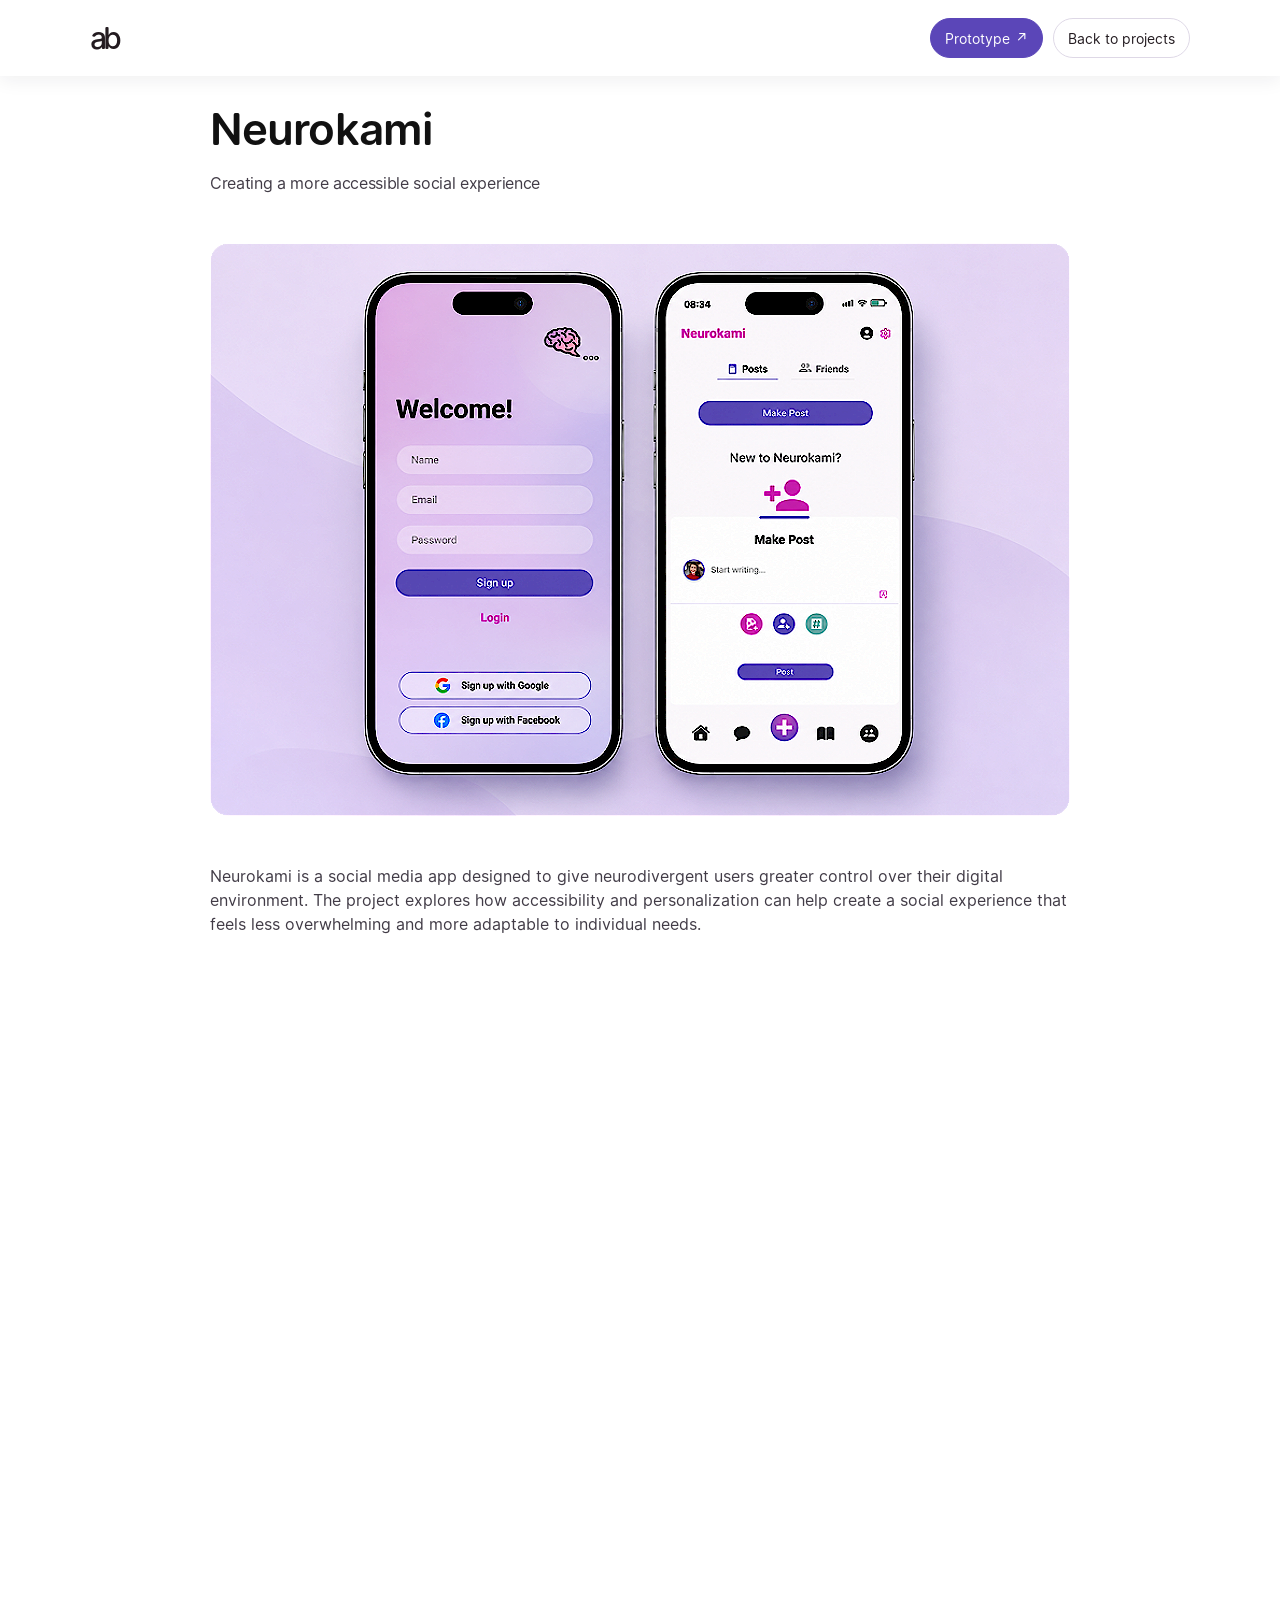
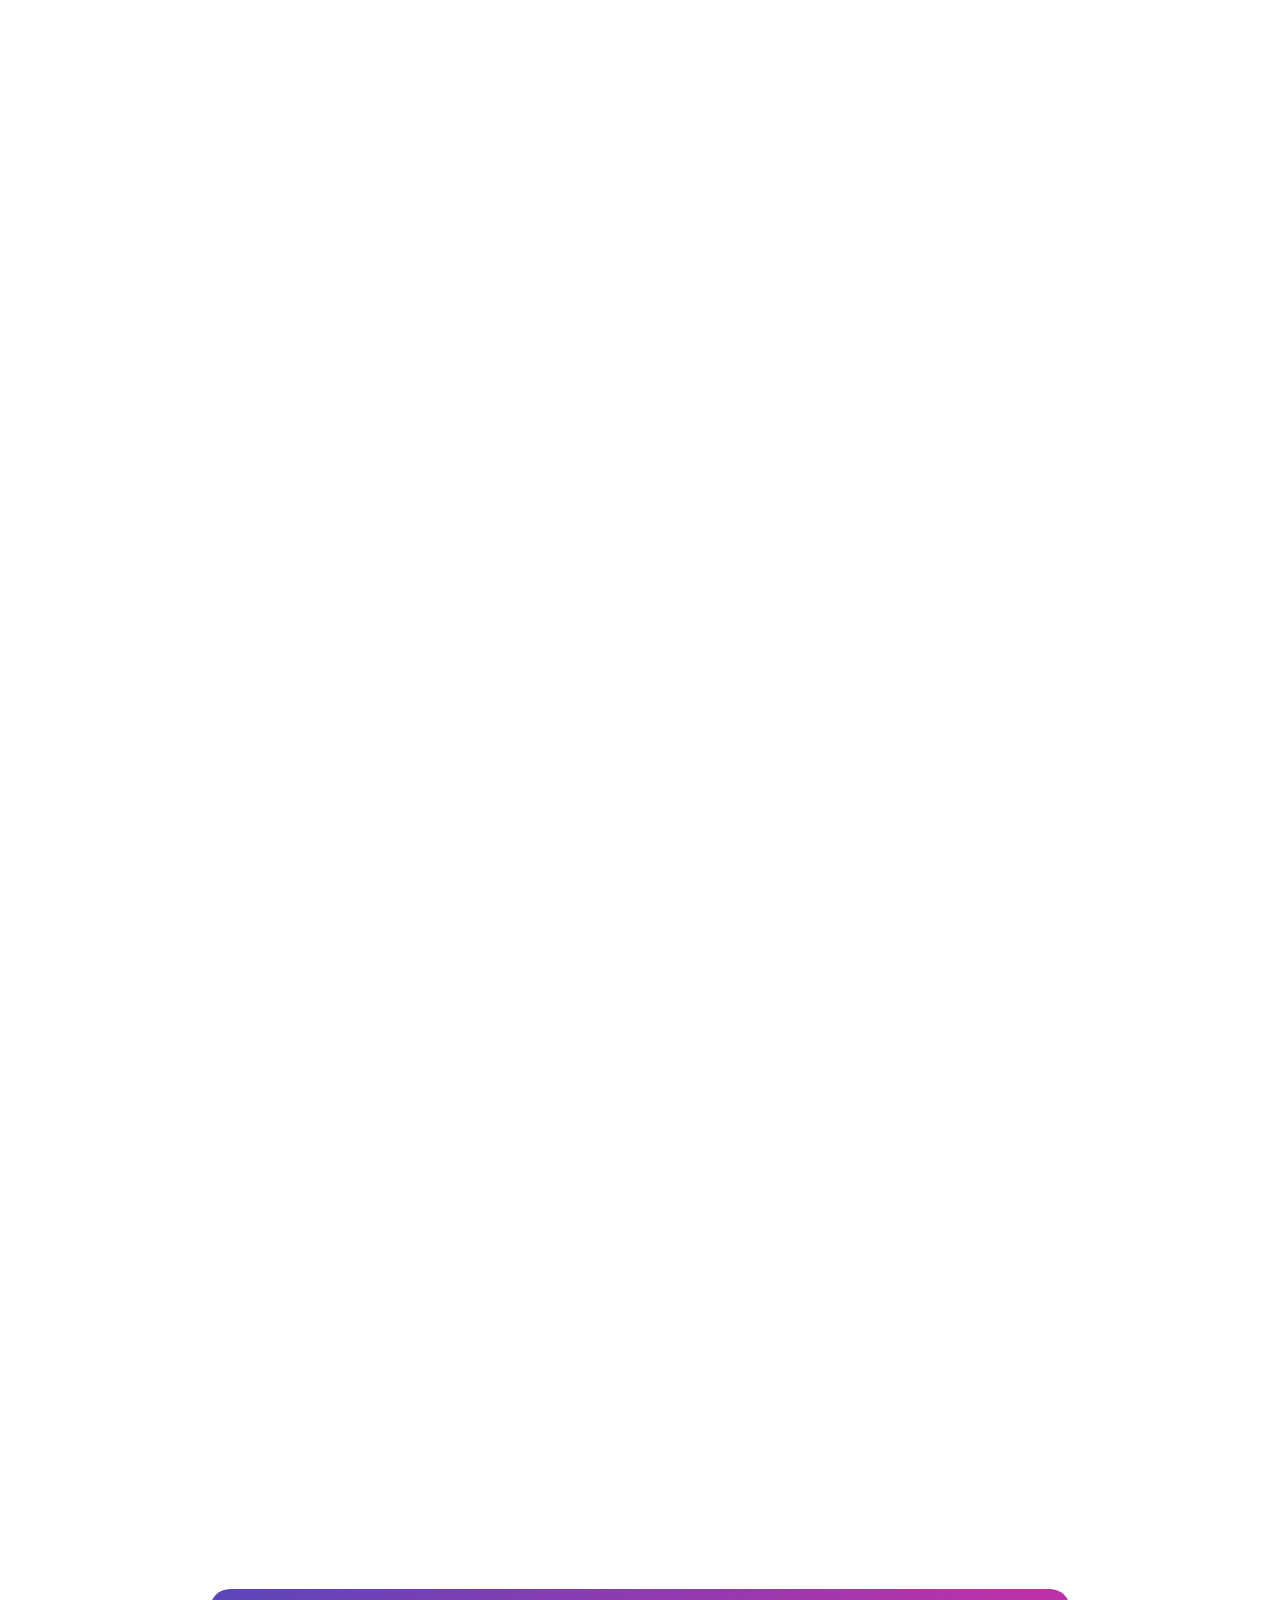
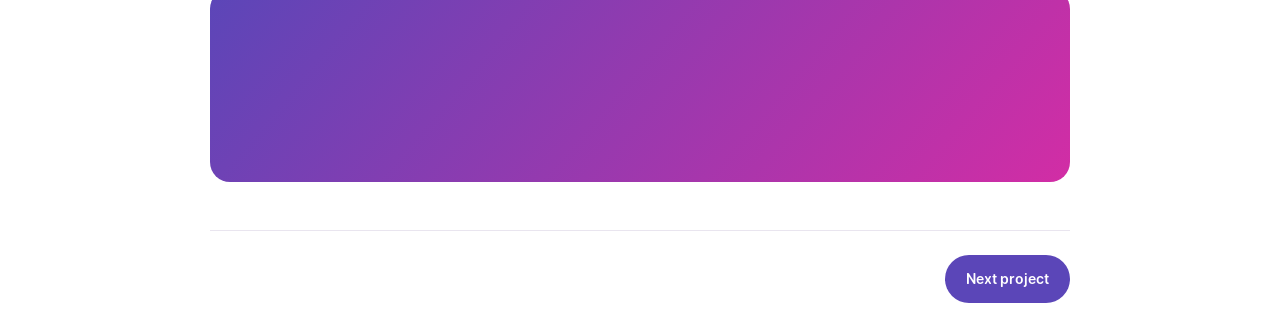
<file: case-studies/neurokami.html>
<!doctype html>
<html lang="en">
<head>
  <meta charset="utf-8">
  <meta name="viewport" content="width=device-width, initial-scale=1">
  <meta name="description" content="Neurokami is a mobile app concept for the neurodiverse community, designed by Alanna Bent with a focus on accessible resources and connection.">
  <title>Neurokami | Alanna Bent</title>
  <link rel="preconnect" href="https://fonts.googleapis.com">
  <link rel="preconnect" href="https://fonts.gstatic.com" crossorigin>
  <script src="../custom.js" defer></script>
  <style>
    @font-face { font-family: "Open Runde"; src: url("assets/fonts/OpenRunde-Regular.woff2") format("woff2"); font-style: normal; font-weight: 400; font-display: swap; }
    @font-face { font-family: "Open Runde"; src: url("assets/fonts/OpenRunde-Medium.woff2") format("woff2"); font-style: normal; font-weight: 500; font-display: swap; }
    @font-face { font-family: "Open Runde"; src: url("assets/fonts/OpenRunde-Semibold.woff2") format("woff2"); font-style: normal; font-weight: 600; font-display: swap; }
    @font-face { font-family: "Open Runde"; src: url("assets/fonts/OpenRunde-Bold.woff2") format("woff2"); font-style: normal; font-weight: 700; font-display: swap; }
    :root {
      color-scheme: light;
      font-family: "Open Runde", sans-serif;
      color: #231b20;
      background: #fff;
      --purple: #5b46b8;
      --purple-dark: #47349b;
      --pink: #d22da5;
      --muted: #6e6873;
      --line: #e9e5ef;
      --soft: #f8f6fc;
      --section-space: clamp(64px, 6vw, 80px);
      --section-space-mobile: 48px;
      --section-content-gap: 32px;
      --spacing: 4px;
    }
    *, *::before, *::after { box-sizing: border-box; }
    html { scroll-behavior: smooth; scroll-padding-top: 32px; }
    body { min-width: 320px; margin: 0; font-family: "Open Runde", sans-serif; font-size: 16px; }
    main { display: flex; flex-direction: column; }
    a { color: inherit; }
    .wrap { width:min(860px, calc(100vw - 48px)); margin-inline:auto; }
    .site-header { position: fixed; z-index: 20; inset: 0 0 auto; display: flex; width: 100%; min-height: 88px; align-items: center; justify-content: space-between; margin: 0; padding-inline: max(40px, calc((100% - 1160px) / 2)); color: #fff; background: rgb(35 27 46 / 14%); backdrop-filter: saturate(145%) blur(12px); -webkit-backdrop-filter: saturate(145%) blur(12px); transition: color 180ms ease, background-color 180ms ease, box-shadow 180ms ease; }
    .site-header.is-scrolled { color: var(--ink); background: rgb(255 255 255 / 94%); box-shadow: 0 6px 22px rgb(35 27 46 / 9%); }
    .site-header, .site-header.is-scrolled { min-height:76px; padding:14px max(24px, calc((100% - 1100px) / 2)); color:#231b20; background:rgb(255 255 255 / 94%); box-shadow:0 4px 18px rgb(35 27 46 / 7%); }
    .navbar { display:flex; width:100%; max-width:1100px; align-items:center; justify-content:space-between; margin-inline:auto; }
    .navbar__brand { position:relative; display:inline-block; color:inherit; font-size:30px; font-weight:500; letter-spacing:-.12em; line-height:1; text-decoration:none; }
    .home-logo-wordmark { display:inline-block; }
    .home-logo-mark { display:none; }
    .navbar__brand:hover { cursor:pointer; }
    .home-nav-actions { display:flex; align-items:center; gap:10px; opacity:1; visibility:visible; transform:none; }
    .home-nav-actions a { display:inline-flex; min-height:40px; align-items:center; gap:5px; padding:8px 14px; border:1px solid #ded8e6; border-radius:999px; color:#231b20; font-size:14px; text-decoration:none; }
    .home-nav-actions a:hover { border-color:var(--purple); background:#f5f1ff; color:var(--purple-dark); }
    .home-nav-actions .home-nav-actions__resume { border-color:var(--purple); background:var(--purple); color:#fff; }
    .brand { font-size: 34px; font-weight: 500; letter-spacing: -.14em; text-decoration: none; }
    .back-link { display: inline-flex; align-items: center; gap: 9px; color: inherit; font-size: 14px; text-decoration: none; transition: color 180ms ease; }
    .back-link::before { content: "←"; color: inherit; font-size: 19px; transition: transform 180ms ease; }
    .back-link:hover { color: var(--purple); }
    .site-header:not(.is-scrolled) .back-link:hover { color: #fff; }
    .back-link:hover::before { transform: translateX(-4px); }
    a:focus-visible { outline: 3px solid #bd9bea; outline-offset: 4px; border-radius: 3px; }
    .hero { position: relative; isolation: isolate; display: grid; min-height: 100vh; min-height: 100svh; grid-template-columns: 1fr; align-items: center; justify-items: center; padding-block: 120px 70px; text-align: center; }
    .hero::before { position: absolute; z-index: -1; top: 0; bottom: 0; left: 50%; width: 100vw; content: ""; background: linear-gradient(130deg, #5B46B8 0%, #D22DA5 100%); transform: translateX(-50%); }
    .hero-copy { width: min(100%, 760px); max-width: none; margin-inline: auto; padding-block: 25px; }
    .hero .eyebrow { color: #e9e1ff; }
    .eyebrow, .section-label { margin: 0 0 16px; color: var(--purple); font-size: 12px; font-weight: 700; letter-spacing: .16em; text-transform: uppercase; }
    h1 { margin: 0; font-size: clamp(64px, 8vw, 104px); font-weight: 400; letter-spacing: -.075em; line-height: .91; }
    .hero h1, .hero-tagline { color: #fff; }
    .hero-tagline { max-width: 600px; margin: 24px auto 0; font-size: clamp(20px, 2.2vw, 27px); font-weight: 500; letter-spacing: -.035em; line-height: 1.25; }
    .hero-summary { max-width: 560px; margin: 17px auto 0; color: #f1edf8; font-size: 16px; line-height: 1.7; }
    .hero-actions { display: flex; flex-wrap: wrap; align-items: center; justify-content: center; gap: 16px 22px; margin-top: 28px; }
    .prototype-button { display: inline-flex; min-height: 48px; align-items: center; justify-content: center; gap: 10px; padding: 12px 21px; border: 0; border-radius: 999px; color: #fff; background: var(--purple); font-size: 14px; font-weight: 600; text-decoration: none; transition: background 180ms ease, transform 180ms ease; }
    .hero .prototype-button { color: #4e3dac; background: #fff; }
    .hero .prototype-button:hover { color: #38287f; background: #f2edff; }
    .prototype-button:hover { background: var(--purple-dark); transform: translateY(-2px); }
    .prototype-button span { font-size: 17px; }
    .hero-note { color: #f1edf8; font-size: 13px; }
    /* Case-study sequence and project intro */
    .hero { min-height: 0; align-items: start; justify-items: stretch; padding-block: 132px 34px; text-align: left; }
    .hero::before { display: none; }
    .hero-copy { width: min(100%, 860px); margin: 0 auto; padding: 0; }
    .hero .eyebrow { display: none; }
    .hero h1 { color: #111; font-size: clamp(52px, 6vw, 68px); letter-spacing: -.055em; line-height: 1; }
    .hero-tagline { max-width: 860px; margin: 16px 0 0; color: #111; font-size: clamp(23px, 3vw, 34px); font-weight: 400; }
    .hero-summary { max-width: 860px; margin: 48px auto 0; color: #211d23; font-size: clamp(17px, 2vw, 22px); line-height: 1.35; text-align: left; }
    .hero-visual { display: block; width: min(800px, 100%); margin: 48px auto 0; border-radius: 18px; }
    .hero-actions { margin-top: 22px; }
    .hero-note { color: var(--muted); }
    .overview { display: block; padding-block: 32px 74px; text-align: left; }
    .overview-heading { margin: 0 auto 55px; }
    .overview-heading h2.section-label { display:none; }
    .overview-description { max-width: 900px; color: #171419; font-size: clamp(18px, 2vw, 23px); line-height: 1.3; text-align: center; }
    .overview-copy { width: 100%; }
    .project-details { gap: 28px; padding: 48px max(6%, calc((100% - 900px)/2)) 0; text-align: left; }
    .project-details dt { font-size: 20px; font-weight: 400; letter-spacing: 0; text-transform: none; }
    .project-details dd { font-size: 17px; font-weight: 400; line-height: 1.35; }
    .challenge-section { order: 2; padding-block: 18px 72px; }
    .challenge-section h2 { margin: 0 0 28px; font-size: clamp(28px, 2.6vw, 52px); font-weight: 700; letter-spacing: -.06em; line-height: 1.08; }
    .challenge-section p, .research-copy p { color: #242027; font-size: clamp(19px, 1.8vw, 29px); line-height: 1.46; }
    .challenge-section p + p, .research-copy p + p { margin-top: 30px; }
    .persona-section { order: 3; background: #fff; }
    .research-heading { max-width: 1280px; margin: 0 0 28px; text-align: left; }
    .research-heading h2 { margin: 0; font-size: clamp(28px, 2.6vw, 52px); font-weight: 700; letter-spacing: -.06em; line-height: 1.08; }
    .research-copy { max-width: 1280px; margin-bottom: 34px; }
    .persona-gallery { display: grid; grid-template-columns: repeat(3, minmax(0, 1fr)); gap: 18px; align-items: start; }
    .persona-gallery figure { margin: 0; }
    .persona-gallery img { display:block; width:100%; height:auto; }
    .persona-gallery figcaption { padding-top: 10px; color: var(--muted); font-size: 13px; text-align:center; }
    .persona-references { margin-top: 34px; }
    .persona-references .research-papers { background: linear-gradient(130deg, #5B46B8 0%, #D22DA5 100%); }
    main > .hero { order: 0; }
    main > .overview { order: 1; }
    main > .process-section[aria-labelledby="architecture-title"] { order: 4; }
    main > .process-section[data-section="wireframes"] { order: 5; }
    main > .process-section[aria-labelledby="final-impact-title"] { order: 7; }
    main > .process-section[aria-label="Final UI screens"] { order: 8; }
    main > .prototype-cta { order: 9; }
    .overview { display: grid; grid-template-columns: 1fr; justify-items: center; gap: 36px; padding-block: var(--section-space); text-align: center; }
    .overview-heading h2:not(.section-label), .section-heading h2 { max-width: 580px; margin: 0; font-size: clamp(30px, 4.5vw, 48px); font-weight: 400; letter-spacing: -.06em; line-height: 1.05; }
    .overview-heading h2.section-label { margin: 0 0 16px; font-size: 12px; font-weight: 700; letter-spacing: .16em; }
    .overview-description { max-width: 760px; margin: 0 auto; color: var(--muted); font-size: 17px; line-height: 1.8; }
    .overview-copy { width: min(100%, 900px); }
    .project-details { display: grid; grid-template-columns: repeat(4, minmax(0, 1fr)); gap: 18px 24px; width: min(100%, 920px); margin: 0 auto; padding-top: 24px; border-top: 1px solid var(--line); text-align: left; }
    .project-details div { min-width: 0; }
    .project-details dt { margin-bottom: 6px; color: var(--muted); font-size: 12px; font-weight: 600; letter-spacing: .08em; text-transform: uppercase; }
    .project-details dd { margin: 0; font-size: 14px; font-weight: 500; line-height: 1.55; }
    .project-details a { color: var(--purple-dark); text-underline-offset: 3px; }
    .focus-section { padding-block: var(--section-space); background: var(--soft); }
    .section-heading { max-width: 680px; margin: 0 auto var(--section-content-gap); text-align: center; }
    .section-heading .section-label { margin-bottom: 13px; }
    .section-heading p:last-child { max-width: 610px; margin: 17px auto 0; color: var(--muted); font-size: 16px; line-height: 1.7; }
    .focus-grid { display: grid; grid-template-columns: repeat(3, minmax(0, 1fr)); gap: 18px; }
    .focus-card { min-height: 220px; padding: 26px; border: 1px solid #ece7f3; border-radius: 14px; background: #fff; }
    .focus-index { display: grid; width: 38px; height: 38px; place-items: center; margin-bottom: 28px; border-radius: 50%; color: #fff; background: linear-gradient(135deg, var(--purple), var(--pink)); font-size: 12px; font-weight: 700; }
    .focus-card h3 { margin: 0 0 10px; font-size: 19px; font-weight: 500; letter-spacing: -.035em; }
    .focus-card p { margin: 0; color: var(--muted); font-size: 14px; line-height: 1.7; }
    .design-story { display: grid; grid-template-columns: 1fr 1fr; align-items: center; gap: clamp(36px, 8vw, 100px); padding-block: var(--section-space); }
    .design-story h2 { max-width: 480px; margin: 0; font-size: clamp(30px, 4vw, 44px); font-weight: 400; letter-spacing: -.06em; line-height: 1.06; }
    .design-story-copy p { margin: 0 0 17px; color: var(--muted); font-size: 16px; line-height: 1.8; }
    .design-story-copy p:last-child { margin-bottom: 0; }
    .design-principles { display: grid; gap: 0; margin: 26px 0 0; padding: 0; list-style: none; border-top: 1px solid var(--line); }
    .design-principles li { display: flex; gap: 14px; padding: 14px 0; border-bottom: 1px solid var(--line); font-size: 14px; font-weight: 500; }
    .design-principles li::before { content: "✳"; color: var(--pink); }
    .screen-section { padding-block: var(--section-space); color: #fff; background: #27232e; }
    .screen-section .section-label { color: #d4c6ff; }
    .screen-section .section-heading p:last-child { color: #d0cbd6; }
    .screen-showcase { display: grid; grid-template-columns: 1.05fr .95fr; gap: 34px; align-items: center; }
    .screen-showcase figure { margin: 0; }
    .screen-showcase img { display: block; width: 100%; height: auto; border-radius: 12px; }
    .screen-caption { max-width: 390px; padding: 24px 0; }
    .screen-caption h3 { margin: 0 0 12px; font-size: 23px; font-weight: 500; letter-spacing: -.04em; }
    .screen-caption p { margin: 0; color: #d0cbd6; font-size: 15px; line-height: 1.75; }
    .process-intro { max-width: 700px; margin: 0 auto var(--section-content-gap); color: var(--muted); font-size: 16px; line-height: 1.8; text-align: center; }
    .process-section { padding-block: var(--section-space); }
    .process-section + .process-section { padding-top: 0; }
    .process-section.process-alt { background: var(--soft); }
    .process-header { display: grid; grid-template-columns: 1fr; gap: 24px; align-items: start; max-width: 800px; margin-bottom: var(--section-content-gap); }
    .process-header--split { max-width: 1000px; }
    .process-copy--split { display: grid; grid-template-columns: minmax(0, 1.2fr) minmax(240px, .8fr); grid-template-areas: "label label" "title description"; align-items: center; column-gap: 36px; }
    .process-copy--split .section-label { grid-area: label; }
    .process-header--split .process-copy--split .section-label { margin-bottom: 0; }
    .process-copy--split h2 { grid-area: title; }
    .process-copy--split p:not(.section-label) { grid-area: description; margin: 0; }
    .process-header h2 { max-width: 660px; margin: 0; font-size: clamp(30px, 4vw, 44px); font-weight: 400; letter-spacing: -.06em; line-height: 1.05; }
    #visual-title { margin-inline: auto; text-align: center; }
    .process-section[aria-labelledby="visual-title"] .process-header { margin-inline: auto; }
    .process-section[aria-labelledby="visual-title"] .process-header > div { text-align: center; }
    .process-section[aria-labelledby="visual-title"] .process-header p:not(.section-label) { margin-inline: auto; }
    .process-header p:not(.section-label) { max-width: 690px; margin: 15px 0 0; color: var(--muted); font-size: 16px; line-height: 1.75; }
    .process-header .section-label { margin-bottom: 10px; }
    .ia-map { display: grid; width: 100%; max-width: none; justify-self: stretch; justify-items: center; gap: 6px; padding: 12px; border: 1px solid #e8e1f0; border-radius: 14px; background: #fff; }
    .ia-explorer { display:grid; grid-template-columns:minmax(0, 1fr); align-items:start; gap:0; width:100%; }
    .ia-node { display: grid; min-height: 40px; place-items: center; padding: 8px 12px; border: 0; border-radius: 0; color: #fff; background: var(--purple); font: inherit; font-size: 13px; line-height: 1.25; text-align: center; cursor: pointer; transition: box-shadow 160ms ease, transform 160ms ease, background-color 160ms ease; }
    button.ia-node:hover { background: var(--purple-dark); transform: translateY(-2px); }
    .ia-node[aria-pressed="true"] { box-shadow: 0 0 0 3px #fff, 0 0 0 6px #6b56ff; }
    .ia-node:focus-visible { outline: 3px solid #bd9bea; outline-offset: 3px; }
    .ia-login { min-width: 112px; }
    .ia-flow-row { display: grid; width: 100%; grid-template-columns: 1fr 20px 1fr 20px 1fr; align-items: center; gap: 0; margin-top: 0; }
    .ia-login-test { min-width: 0; }
    .ia-line { display: block; height: 1px; background: #222; }
    .ia-line--dotted { height: 0; border-top: 2px dotted #555; background: transparent; }
    .ia-down-arrow { position: relative; width: 1px; height: 14px; margin: 0 auto; background: #222; }
    .ia-down-arrow::after { position: absolute; right: -4px; bottom: -1px; width: 8px; height: 8px; border-right: 1px solid #222; border-bottom: 1px solid #222; content: ""; transform: rotate(45deg); }
    .ia-home-feed { display: grid; width: 84px; aspect-ratio: 1; place-items: center; border: 1.5px solid #d61ab8; border-radius: 50%; color: #19151b; background: #fff; font-size: 13px; text-align: center; }
    .ia-destinations { position: relative; display: grid; width: 100%; grid-template-columns: repeat(3, minmax(0, 1fr)); gap: 0; margin-top: 0; padding-top: 14px; }
    .ia-destinations::before { position: absolute; top: 0; right: 16.6667%; left: 16.6667%; height: 1px; background: #222; content: ""; }
    .ia-destination { position: relative; display: grid; align-content: start; justify-items: center; min-width: 0; padding-inline: 8px; text-align: center; }
    .ia-destination::before { position: absolute; top: -14px; left: 50%; width: 1px; height: 14px; background: #222; content: ""; }
    .ia-destination-title { width: 100%; min-height: 40px; padding: 8px; background: var(--purple-dark); }
    .ia-detail-list { position: relative; display: grid; width: 100%; justify-items: center; gap: 8px; padding-top: 24px; }
    .ia-detail-list::before { position: absolute; top: 0; left: 50%; width: 1px; height: 18px; background: #222; content: ""; }
    .ia-detail { display: grid; width: 100%; min-height: 36px; place-items: center; padding: 6px; border: 1px solid #e7b4dc; color: #43213d; background: #f9e8f5; font: inherit; font-size: 12px; line-height: 1.35; text-align: center; cursor:pointer; transition:box-shadow 160ms ease, transform 160ms ease; }
    .ia-detail:hover { transform:translateY(-2px); }
    .ia-footnote { margin: 28px 0 0; color: var(--muted); font-size: 12px; line-height: 1.6; text-align: center; }
    .design-decision-label { font-weight: 400; letter-spacing: normal; text-transform: none; }
    .artifact-grid { display: grid; grid-template-columns: repeat(3, minmax(0, 1fr)); gap: 18px; }
    .artifact-card { min-width: 0; margin: 0; padding: 14px; border: 1px solid #e9e5ef; border-radius: 13px; background: #fff; }
    .artifact-card img { display: block; width: 100%; height: 360px; object-fit: contain; object-position: center; border-radius: 8px; background: #f5f3f7; }
    .artifact-card--comment .artifact-image-wrap { position: relative; width: min(100%, 190px); margin-inline: auto; }
    .artifact-card--comment .artifact-image-wrap img { width: 100%; height: auto; max-height: 330px; border-radius: 8px; }
    .artifact-grid--wireframes .artifact-card--comment .artifact-image-wrap { width: 100%; }
    .artifact-grid--wireframes .artifact-card--comment .artifact-image-wrap img { height: 330px; max-height: none; object-fit: contain; }
    .comment-marker { position: absolute; top: var(--marker-top, 43%); right: var(--marker-right, -11px); left: var(--marker-left, auto); display: grid; width: 38px; height: 38px; place-items: center; padding: 0; border: 2px solid #fff; border-radius: 50%; color: #fff; background: var(--purple); cursor: pointer; opacity: 1; visibility: visible; box-shadow: 0 3px 12px rgb(40 24 64 / 25%); transition: background-color 160ms ease; }
    .artifact-grid--wireframes .artifact-card:nth-child(1) { --marker-top: 12%; --marker-left: 12%; --marker-right: auto; }
    .artifact-grid--wireframes .artifact-card:nth-child(2) { --marker-top: 39%; --marker-left: auto; --marker-right: 12%; }
    .artifact-grid--wireframes .artifact-card:nth-child(3) { --marker-top: 22%; --marker-left: 16%; --marker-right: auto; }
    .artifact-grid--wireframes .artifact-card:nth-child(4) { --marker-top: 62%; --marker-left: auto; --marker-right: 16%; }
    .artifact-grid--wireframes .artifact-card:nth-child(5) { --marker-top: 31%; --marker-left: 11%; --marker-right: auto; }
    .artifact-grid--wireframes .artifact-card:nth-child(6) { --marker-top: 15%; --marker-left: auto; --marker-right: 13%; }
    .artifact-grid--wireframes .artifact-card:nth-child(7) { --marker-top: 57%; --marker-left: 15%; --marker-right: auto; }
    .artifact-grid--wireframes .artifact-card:nth-child(8) { --marker-top: 45%; --marker-left: auto; --marker-right: 12%; }
    .comment-marker svg { display: block; width: 19px; height: 19px; fill: none; stroke: currentColor; stroke-linecap: round; stroke-linejoin: round; stroke-width: 1.8; }
    .comment-marker:hover { background: var(--purple-dark); }
    .comment-marker:focus-visible { outline: 3px solid #bd9bea; outline-offset: 3px; }
    .comment-popover { position: absolute; z-index: 5; top: calc(var(--marker-top, 43%) + 44px); right: -4px; width: min(235px, 82vw); padding: 13px 15px; border: 1px solid #e8e1ef; border-radius: 10px; color: #37313d; background: #fff; font-size: 12px; line-height: 1.55; text-align: left; box-shadow: 0 10px 28px rgb(34 26 48 / 20%); }
    .artifact-card figcaption { padding: 13px 3px 2px; }
    .artifact-card figcaption strong { display: block; margin-bottom: 4px; font-size: 14px; font-weight: 600; }
    .artifact-card figcaption span { display: block; color: var(--muted); font-size: 12px; line-height: 1.5; }
    .artifact-grid--wireframes { grid-template-columns: repeat(4, minmax(0, 1fr)); }
    .artifact-grid--wireframes .artifact-card img { height: 330px; }
    .visual-system { display: grid; grid-template-columns: .8fr 1.2fr; gap: 24px; align-items: stretch; margin-top: 30px; }
    .visual-panel { min-width: 0; padding: 22px; border: 1px solid #e9e5ef; border-radius: 14px; background: #fff; }
    .visual-panel h3 { margin: 0 0 12px; font-size: 18px; font-weight: 600; }
    .visual-panel p { margin: 0 0 18px; color: var(--muted); font-size: 14px; line-height: 1.65; }
    .visual-panel img { display: block; width: 100%; max-height: 340px; object-fit: contain; object-position: center; border-radius: 8px; background: #faf9fb; }
    .accessibility-videos { display: grid; grid-template-columns: repeat(2, minmax(0, 1fr)); gap: 14px; }
    .accessibility-feature { position: relative; min-width: 0; margin: 0; }
    .accessibility-feature video { display: block; width: 100%; aspect-ratio: 9 / 15; max-height: 420px; border-radius: 9px; background: #f4f1f7; object-fit: contain; }
    .video-toggle { position: absolute; top: 10px; right: 10px; z-index: 1; display: grid; width: 40px; height: 40px; place-items: center; padding: 0; border: 1px solid rgb(255 255 255 / 70%); border-radius: 50%; color: #fff; background: rgb(35 27 46 / 88%); cursor: pointer; box-shadow: 0 3px 12px rgb(0 0 0 / 18%); }
    .video-toggle svg { display: block; width: 16px; height: 16px; fill: currentColor; }
    .video-toggle:hover { background: #231b2e; }
    .video-toggle:focus-visible { outline: 3px solid #bd9bea; outline-offset: 3px; }
    .accessibility-feature figcaption { padding-top: 13px; }
    .accessibility-feature h4 { margin: 0 0 6px; font-size: 15px; font-weight: 600; }
    .accessibility-feature p { margin: 0; color: var(--muted); font-size: 12px; line-height: 1.6; }
    .brand-palette, .calm-swatches { display: grid; grid-template-columns: repeat(4, minmax(0, 1fr)); gap: 10px; }
    .brand-swatch { min-width: 0; overflow: hidden; padding: 0; border: 1px solid #e6e1eb; border-radius: 10px; background: #fff; text-align: left; cursor: pointer; }
    .brand-swatch[aria-pressed="true"] { outline: 3px solid #b7a7d4; outline-offset: 2px; }
    .brand-swatch:focus-visible, .type-sample:focus-visible { outline: 3px solid #a58bce; outline-offset: 3px; }
    .brand-swatch-color, .calm-swatch-color { display: block; height: 42px; }
    .brand-swatch-label, .calm-swatch span:last-child { display: block; min-height: 53px; padding: 7px 6px; color: #514b56; font-size: 9px; line-height: 1.4; }
    .brand-swatch-label strong, .brand-swatch-label small { display: block; }
    .brand-swatch-label strong, .calm-swatch strong { display: block; font-size: 10px; font-weight: 600; }
    .brand-swatch-label small, .calm-swatch small { display: block; margin-top: 3px; color: var(--muted); font-size: 9px; }
    .palette-detail { min-height: 68px; margin-top: 17px; padding-top: 15px; border-top: 1px solid var(--line); }
    .palette-detail strong { display: block; font-size: 14px; }
    .palette-detail p { margin: 5px 0 0; color: var(--muted); font-size: 13px; line-height: 1.55; }
    .calm-palette { margin-top: 18px; padding: 16px; border: 1px solid #e5dcef; border-radius: 12px; background: #faf7fc; }
    .calm-palette h4 { margin: 0 0 6px; font-size: 14px; font-weight: 600; }
    .calm-palette > p { margin: 0 0 13px; color: var(--muted); font-size: 12px; line-height: 1.55; }
    .calm-swatch { min-width: 0; overflow: hidden; padding: 0; border: 1px solid #e4dfe8; border-radius: 8px; color: var(--ink); background: #fff; font: inherit; text-align: left; cursor: pointer; }
    .calm-swatch[aria-pressed="true"] { outline: 3px solid #b7a7d4; outline-offset: 2px; }
    .calm-swatch:focus-visible { outline: 3px solid #a58bce; outline-offset: 3px; }
    .calm-swatch:hover { transform: translateY(-2px); }
    .type-scale { display: grid; gap: 10px; }
    .type-sample { display: grid; grid-template-columns: 1fr auto; align-items: center; gap: 8px 12px; width: 100%; min-height: 68px; padding: 13px 15px; border: 1px solid #e8e3ed; border-radius: 10px; color: var(--ink); background: #fff; font-family: "Open Runde", sans-serif; text-align: left; cursor: pointer; }
    .type-sample[aria-pressed="true"] { border-color: #9e89c8; background: #faf7ff; box-shadow: inset 3px 0 var(--purple); }
    .type-sample small { grid-column: 1 / -1; color: var(--muted); font-size: 10px; letter-spacing: .1em; text-transform: uppercase; }
    .type-sample-text { min-width: 0; }
    .type-display-sample { font-size: 26px; font-weight: 700; letter-spacing: -.055em; }
    .type-interface-sample { font-size: 18px; font-weight: 600; }
    .type-body-sample { font-size: 14px; font-weight: 400; line-height: 1.45; }
    .type-spec-detail { min-height: 76px; margin-top: 16px; padding-top: 13px; border-top: 1px solid var(--line); }
    .type-spec-detail strong { display: block; font-size: 13px; }
    .type-spec-detail p { margin: 5px 0 0; color: var(--muted); font-size: 12px; line-height: 1.55; }
    .persona-section { padding-block: var(--section-space); background: var(--soft); }
    .persona-section .section-heading h2 { margin-inline: auto; }
    .research-layout { display: grid; grid-template-columns: minmax(145px, .55fr) minmax(320px, 1.35fr) minmax(290px, 1fr); align-items: start; gap: 22px; text-align: center; }
    .research-intro .section-label { margin-bottom: 13px; }
    .research-intro h2 { margin: 0; font-size: clamp(28px, 3vw, 36px); font-weight: 400; letter-spacing: -.055em; line-height: 1.05; }
    .research-intro > p:last-child { margin: 15px 0 0; color: var(--muted); font-size: 14px; line-height: 1.7; }
    .persona-tabs { display:grid; grid-template-columns:repeat(3, minmax(0,1fr)); gap:10px; max-width:760px; margin:0 auto 18px; }
    .persona-tab { display:grid; gap:3px; min-width:0; padding:12px 10px; border:1px solid #e8e3ed; border-radius:9px; color:#5e5667; background:#fff; font:inherit; text-align:center; cursor:pointer; }
    .persona-tab strong { font-size:14px; font-weight:500; }
    .persona-tab span { color:var(--muted); font-size:12px; font-weight:400; }
    .persona-tab[aria-selected="true"] { border-color:var(--persona-active-color, var(--purple)); color:#fff; background:var(--persona-active-color, var(--purple)); }
    .persona-tab:nth-child(2) { --persona-active-color:#00857d; }
    .persona-tab:nth-child(3) { --persona-active-color:#d22da5; }
    .persona-tab[aria-selected="true"] span { color:rgb(255 255 255 / 90%); }
    .persona-tab:focus-visible { outline:3px solid #bd9bea; outline-offset:3px; }
    .persona-panels { min-width:0; }
    .persona-card { min-width: 0; padding: 18px; border: 1px solid #e8e3ed; border-top: 4px solid var(--persona-color, var(--purple)); border-radius: 13px; background: #fff; }
    .persona-card[hidden] { display:none; }
    .persona-card:nth-child(2) { --persona-color: #00857d; }
    .persona-card:nth-child(3) { --persona-color: #d22da5; }
    .persona-kind { margin: 0 0 8px; color: var(--persona-color); font-size: 10px; font-weight: 700; letter-spacing: .12em; text-transform: uppercase; }
    .persona-card h3 { margin: 0; font-size: 20px; font-weight: 500; letter-spacing: -.04em; }
    .persona-meta { margin: 4px 0 10px; color: var(--muted); font-size: 11px; font-weight: 400; line-height: 1.5; }
    .persona-card h4 { margin: 11px 0 4px; font-size: 11px; font-weight: 700; }
    .persona-card p:not(.persona-kind):not(.persona-meta) { margin: 0; color: var(--muted); font-size: 12px; line-height: 1.55; }
    .persona-need { margin-top: 11px !important; padding-top: 10px; border-top: 1px solid var(--line); color: var(--ink) !important; font-weight: 500; }
    .research-papers { padding: 23px; border-radius: 16px; color: #fff; background: linear-gradient(130deg, #5B46B8 0%, #D22DA5 100%); }
    .research-papers .section-label { margin-bottom: 10px; color: #f5e8ff; }
    .research-papers h3 { margin: 0; font-size: 25px; font-weight: 500; letter-spacing: -.045em; line-height: 1.1; }
    .research-papers > p:not(.section-label) { margin: 11px 0 18px; color: rgb(255 255 255 / 88%); font-size: 12px; line-height: 1.6; }
    .research-paper-list { display: grid; gap: 10px; }
    .research-paper { display: grid; gap: 6px; padding: 13px; border: 1px solid rgb(255 255 255 / 38%); border-radius: 11px; color: #fff; background: rgb(255 255 255 / 12%); text-align: center; text-decoration: none; transition: background 180ms ease, color 180ms ease, transform 180ms ease; }
    .research-paper:hover { color: #49378f; background: #fff; transform: translateY(-2px); }
    .research-paper:focus-visible { outline: 3px solid #fff; outline-offset: 3px; }
    .research-paper-title { font-size: 12px; font-weight: 600; line-height: 1.45; }
    .research-paper-source { color: rgb(255 255 255 / 82%); font-size: 10px; line-height: 1.4; }
    .research-paper:hover .research-paper-source { color: #645978; }
    .research-paper-action { margin-top: 2px; font-size: 10px; font-weight: 700; }
    .ui-gallery-arrow { display: grid; width: 42px; height: 42px; place-items: center; border: 1px solid #dcd4e8; border-radius: 50%; color: var(--purple-dark); background: #fff; font-size: 22px; cursor: pointer; transition: color 180ms ease, background 180ms ease; }
    .ui-gallery-arrow:hover { color: #fff; background: var(--purple); }
    .ui-gallery-arrow:disabled { color:#a9a3b0; background:#f4f2f7; cursor:default; }
    .ui-gallery-arrow:disabled:hover { color:#a9a3b0; background:#f4f2f7; }
    .ui-gallery-arrow:focus-visible { outline: 3px solid #bd9bea; outline-offset: 3px; }
    .ui-gallery-hint { color: var(--muted); font-size: 12px; }
    .phone-mockup-grid { display:grid; grid-template-columns:repeat(3, minmax(0,1fr)); gap:28px 20px; align-items:stretch; }
    .phone-mockup-item { min-width:0; margin:0; padding:16px; border:1px solid #e7e1ee; border-radius:18px; background:#fff; }
    .phone-mockup-grid .phone-mockup { position:relative; width:100%; height:330px; aspect-ratio:auto; margin:0; padding:0; border:0; border-radius:14px; background:#f5f3f7; box-shadow:none; }
    .phone-mockup-grid .phone-screen { position:absolute; z-index:1; inset-block:0; left:50%; width:min(66%, 180px); overflow:hidden; border:4px solid #242329; border-radius:0; background:#fff; transform:translateX(-50%); }
    .phone-screen > img { display:block; width:100%; height:100%; object-fit:contain; user-select:none; -webkit-user-drag:none; }
    .phone-comment-trigger { position:absolute; z-index:3; top:50%; left:50%; display:grid; width:54px; height:54px; place-items:center; padding:0; border:3px solid #fff; border-radius:50%; color:#fff; background:var(--purple); cursor:pointer; transform:translate(-50%,-50%); animation:phone-comment-pulse 1.8s ease-out infinite; }
    .phone-comment-trigger svg { display:block; width:32px; height:32px; fill:none; stroke:currentColor; stroke-linecap:round; stroke-linejoin:round; stroke-width:2; }
    .phone-comment-trigger:focus-visible, .phone-comment-close:focus-visible { outline:3px solid #bd9bea; outline-offset:3px; }
    .phone-comment-panel { position:absolute; z-index:4; top:50%; left:56%; width:min(160px, calc(100vw - 64px)); padding:16px 13px; border:1px solid #e7e0ed; border-radius:16px; background:#fff; box-shadow:0 12px 32px rgb(35 27 46 / 18%); transform:translateY(-50%); }
    .phone-mockup-item.has-open-comment { position:relative; z-index:5; }
    .phone-comment-panel[hidden] { display:none; }
    .phone-comment-panel h3 { margin:0 24px 8px 0; color:var(--purple-dark); font-size:13px; font-weight:600; }
    .phone-comment-panel p { margin:0; color:#413b46; font-size:12px; line-height:1.5; }
    .phone-comment-close { position:absolute; top:7px; right:7px; display:grid; width:26px; height:26px; place-items:center; padding:0; border:0; border-radius:50%; color:var(--purple-dark); background:#f2eef8; font-size:17px; cursor:pointer; }
    @keyframes phone-comment-pulse { 0% { box-shadow:0 0 0 0 rgb(91 70 184 / 45%); } 70% { box-shadow:0 0 0 15px rgb(91 70 184 / 0%); } 100% { box-shadow:0 0 0 0 rgb(91 70 184 / 0%); } }
    .phone-mockup-caption { display:none; }
    .visual-system { grid-template-columns:repeat(2,minmax(0,1fr)); }
    .design-system-intro { max-width:960px; margin:30px auto 0; }
    .ui-phone-carousel { display:grid; grid-template-columns:auto minmax(0,1fr) auto; align-items:center; justify-items:center; gap:28px; width:min(100%, 760px); margin-inline:auto; }
    .ui-phone-carousel .phone-mockup { width:min(100%, 260px); border-radius:40px; }
    .ui-phone-carousel .phone-mockup { touch-action:pan-y; cursor:grab; }
    .ui-phone-carousel .phone-mockup:active { cursor:grabbing; }
    .ui-phone-carousel .phone-screen { border-radius:29px; }
    .ui-phone-carousel .phone-comment-trigger, .ui-phone-carousel .phone-comment-panel { display:none; }
    .ui-phone-carousel-caption { grid-column:1 / -1; min-height:28px; margin:0; color:#413b46; font-size:16px; text-align:center; }
    .ui-phone-count { grid-column:1 / -1; margin-top:-20px; color:var(--muted); font-size:13px; }
    .prototype-cta { display: flex; align-items: center; justify-content: space-between; gap: 28px; margin-block: 0 var(--section-space); padding: clamp(30px, 6vw, 64px); border-radius: 20px; color: #fff; background: linear-gradient(130deg, #5B46B8 0%, #D22DA5 100%); }
    .prototype-cta .section-label { color: #f1eaff; }
    .prototype-cta h2 { max-width: 590px; margin: 0; font-size: clamp(27px, 3.5vw, 40px); font-weight: 400; letter-spacing: -.055em; line-height: 1.08; }
    .prototype-cta p { margin: 12px 0 0; color: rgb(255 255 255 / 90%); font-size: 15px; line-height: 1.65; }
    .prototype-cta .prototype-button { color: #4e3dac; background: #fff; }
    .prototype-cta .prototype-button:hover { color: #38287f; background: #f2edff; }
    .site-footer { width: min(1160px, calc(100% - 80px)); margin: 0 auto; padding: 24px 0 34px; border-top: 1px solid var(--line); color: var(--muted); font-size: 12px; text-align: center; }
    .next-project-footer { display:flex; align-items:center; justify-content:flex-end; width:min(860px, calc(100vw - 48px)); margin:48px auto 32px; padding:24px 0 0; }
    /* Reference-inspired case-study composition overrides */
    .hero { min-height:0; align-items:start; justify-items:stretch; padding-block:104px 20px; text-align:left; }
    .hero::before { display:none; }
    .hero-copy { width:100%; margin:0; padding:0; }
    .hero .eyebrow { display:none; }
    .hero h1 { color:#111; font-size:clamp(50px, 5vw, 62px); letter-spacing:-.02em; line-height:1; }
    .hero-tagline { max-width:none; margin:18px 0 0; color:#111; font-size:clamp(23px, 3vw, 34px); font-weight:400; }
    .hero-summary { max-width:900px; margin:28px auto 0; color:#211d23; font-size:clamp(17px, 2vw, 22px); line-height:1.35; text-align:center; }
    .hero-visual { display:block; width:100%; max-width:860px; margin:36px auto 0; border-radius:18px; filter:url(#screen-sharpen); }
    .hero-actions { margin-top:22px; }
    .hero-note { color:var(--muted); }
    .overview { display:block; padding-block:32px 74px; text-align:left; }
    .overview-heading { margin:0 auto 55px; }
    .overview-heading h2.section-label { display:none; }
    .overview-copy { width:100%; }
    .project-details { gap:28px; padding:48px max(6%, calc((100% - 900px)/2)) 0; text-align:left; }
    .project-details dt { font-size:20px; font-weight:400; letter-spacing:0; text-transform:none; }
    .project-details dd { font-size:17px; font-weight:400; line-height:1.35; }
    .hero-summary { max-width:860px; text-align:left; }
    .project-details { grid-template-columns:repeat(4, minmax(0,1fr)); gap:24px; padding:24px 0; border-top:1px solid var(--line); border-bottom:1px solid var(--line); text-align:left; }
    .project-details { width:100%; }
    .project-details dt { margin-bottom:0; color:var(--muted); font-size:16px; font-weight:400; letter-spacing:0; text-transform:none; }
    .project-details dd { color:#171419; font-size:16px; font-weight:400; line-height:1.5; }
    .project-details .team-detail { grid-column:1 / -1; }
    .challenge-section { order:2; padding-block:0 42px; }
    .challenge-section h2 { margin:0 0 20px; font-size:clamp(30px, 4vw, 42px); font-weight:400; letter-spacing:-.05em; }
    .challenge-section p, .research-copy p { color:#242027; font-size:clamp(17px, 1.7vw, 19px); line-height:1.45; }
    .challenge-section p + p, .research-copy p + p { margin-top:32px; }
    .persona-section { order:3; padding-block:clamp(32px, 4vw, 48px); background:#fff; }
    .research-heading { max-width:960px; margin:0 0 34px; text-align:left; }
    .research-heading h2 { margin:0; font-size:clamp(30px, 4vw, 42px); font-weight:400; letter-spacing:-.05em; }
    .research-copy { max-width:960px; margin-bottom:34px; }
    .persona-gallery { display:grid; grid-template-columns:repeat(3, minmax(0,1fr)); gap:18px; align-items:start; }
    .persona-gallery figure { margin:0; }
    .persona-gallery img { display:block; width:100%; height:auto; }
    .persona-gallery figcaption { padding-top:10px; color:var(--muted); font-size:13px; text-align:center; }
    .persona-explorer { width:100%; }
    .persona-references { margin-top:34px; }
    .hero h1, .hero-tagline, .challenge-section h2, .research-heading h2, .process-header h2 { letter-spacing:-.02em; }
    .process-section.process-alt { background:#fff; }
    .process-section[aria-labelledby="architecture-title"] .process-header, .process-section[data-section="wireframes"] .process-header { max-width:1000px; }
    .process-section[aria-labelledby="architecture-title"] .process-header p:not(.section-label) { font-size:18px; line-height:1.5; }
    .wireframe-slide { grid-template-rows:minmax(240px, min(40vh, 340px)) auto; }
    .ia-explorer { display:grid; grid-template-columns:minmax(0,1fr); align-items:start; gap:0; width:100%; }
    .ia-node { border:0; font-family:inherit; }
    button.ia-node:hover { background:var(--purple-dark); transform:translateY(-2px); }
    .ia-node[aria-pressed="true"] { box-shadow:0 0 0 3px #fff, 0 0 0 6px #6b56ff; }
    .ia-node:focus-visible, .ia-detail:focus-visible { outline:3px solid #bd9bea; outline-offset:3px; }
    .ia-detail { font:inherit; font-size:14px; cursor:pointer; transition:transform 160ms ease; }
    .ia-detail:hover { transform:translateY(-2px); }
    .ia-note-copy { margin:30px auto 0; max-width:820px; padding:0; color:#413b46; font-size:16px; line-height:1.5; text-align:center; }
    .solution-process-grid { display:grid; grid-template-columns:repeat(2, minmax(0,1fr)); gap:16px; width:100%; margin:8px auto 0; }
    .solution-process-card { display:flex; align-items:flex-start; gap:12px; min-height:0; margin:0; padding:24px; border:0; border-radius:8px; background:#f3f3f3; }
    .solution-process-card svg { display:block; flex:0 0 19px; width:19px; height:19px; margin-top:4px; color:#171717; fill:none; stroke:currentColor; stroke-linecap:round; stroke-linejoin:round; stroke-width:1.8; }
    main .solution-process-card p:not(.section-label):not(.eyebrow):not(.persona-kind):not(.persona-meta):not(.hero-note):not(.ia-footnote) { margin:0; color:#171717; font-size:16px; font-weight:500 !important; line-height:1.5; }
    .process-section[aria-labelledby="architecture-title"] .process-header, .process-section[data-section="wireframes"] .process-header { margin-bottom:32px !important; }
    .ia-explorer { margin-top:30px; }
    .research-copy + .persona-explorer { margin-top:30px; }
    main > .hero { order:0; }
    main > .overview { order:1; }
    main > .process-section[aria-labelledby="architecture-title"] { order:4; }
    main > .process-section[data-section="wireframes"] { order:5; }
    main > .process-section[aria-labelledby="final-impact-title"] { order:7; }
    main > .process-section[aria-label="Final UI screens"] { order:8; }
    main > .prototype-cta { order:9; }
    .wireframe-slider { width:min(100%, 900px); margin-inline:auto; }
    .wireframe-track { display:flex; overflow-x:auto; cursor:grab; touch-action:pan-x pan-y; scroll-snap-type:x mandatory; scroll-behavior:smooth; overscroll-behavior-x:contain; scrollbar-color:#a999d0 #eeeaf3; scrollbar-width:thin; }
    .wireframe-track.is-dragging { cursor:grabbing; scroll-snap-type:none; scroll-behavior:auto; user-select:none; }
    .wireframe-slide { display:grid; flex:0 0 100%; grid-template-rows:minmax(240px, min(40vh, 340px)) auto; min-width:0; margin:0; padding:30px; border:1px solid #e9e5ef; border-radius:16px; background:#fff; scroll-snap-align:start; }
    .wireframe-slide img { display:block; width:100%; height:100%; object-fit:contain; object-position:center; background:#faf9fb; }
    .wireframe-slide figcaption { width:min(100%, 760px); margin-inline:auto; padding:18px 4px 2px; }
    .wireframe-slide figcaption strong { display:block; margin-bottom:5px; font-size:17px; }
    .wireframe-slide figcaption span { color:var(--muted); font-size:14px; line-height:1.55; }
    .wireframe-slide img { -webkit-user-drag:none; user-select:none; }
    .wireframe-slide { grid-template-rows:minmax(0,1fr) auto; height:clamp(360px, 60vh, 620px); padding:24px; border:0; border-radius:8px; background:#f3f3f3; }
    .wireframe-slide img { background:transparent; }
    .wireframe-slide figcaption { padding:12px 4px 0; text-align:center; }
    .wireframe-slide figcaption strong { display:block; margin:0 0 8px; font-size:16px; font-weight:500; }
    .wireframe-slide figcaption span { display:block; color:#413b46; font-size:16px; line-height:1.5; text-align:left; }
    .wireframe-slide { position:relative; }
    .wireframe-comment-trigger { position:absolute; z-index:3; top:50%; left:max(34px, calc(50% - 160px)); display:grid; width:68px; height:68px; place-items:center; padding:0; border:3px solid #fff; border-radius:50%; color:#fff; background:var(--purple); box-shadow:0 8px 24px rgb(35 27 46 / 20%); cursor:pointer; transform:translate(-50%,-50%); animation:phone-comment-pulse 1.8s ease-out infinite; }
    .wireframe-comment-trigger svg { display:block; width:36px; height:36px; fill:none; stroke:currentColor; stroke-linecap:round; stroke-linejoin:round; stroke-width:2; }
    .wireframe-comment-panel { position:absolute; z-index:4; right:24px; bottom:72px; left:24px; width:min(560px, calc(100% - 48px)); margin-inline:auto; padding:18px 48px 18px 20px; border:1px solid #e7e0ed; border-radius:12px; color:#413b46; background:#fff; box-shadow:0 12px 32px rgb(35 27 46 / 18%); font-size:16px; line-height:1.5; }
    .wireframe-comment-panel[hidden] { display:none; }
    .wireframe-comment-close { position:absolute; top:9px; right:9px; display:grid; width:30px; height:30px; place-items:center; padding:0; border:0; border-radius:50%; color:var(--purple-dark); background:#f2eef8; font-size:20px; cursor:pointer; }
    .wireframe-comment-trigger:focus-visible, .wireframe-comment-close:focus-visible { outline:3px solid #bd9bea; outline-offset:3px; }
    .wireframe-controls { display:flex; align-items:center; justify-content:center; gap:16px; margin-top:16px; }
    .wireframe-decision { display:none; }
    .wireframe-note { width:min(100%, 760px); min-height:150px; margin:24px auto 0; padding:24px; border-left:4px solid var(--purple); border-radius:0 12px 12px 0; background:var(--soft); }
    .wireframe-note .section-label { margin-bottom:8px; }
    .wireframe-note h3 { margin:0; color:var(--purple-dark); font-size:20px; font-weight:600; }
    .wireframe-note p:last-child { margin:8px 0 0; color:#413b46; font-size:16px; line-height:1.65; }
    .reveal-on-scroll { opacity: 0; transform: translateY(24px); transition: opacity .68s ease, transform .68s cubic-bezier(.2,.7,.25,1); transition-delay: var(--reveal-delay, 0ms); }
    .reveal-on-scroll.is-visible { opacity: 1; transform: translateY(0); }
    .reveal-on-scroll.from-above { transform: translateY(-24px); }
    .reveal-on-scroll.leaving-up { transform: translateY(24px); }
    .reveal-on-scroll.leaving-down { transform: translateY(-24px); }
    @media (max-width: 760px) {
      .phone-mockup-grid { grid-template-columns:repeat(2, minmax(0,1fr)); }
      .site-header { width: 100%; min-height: 76px; padding-inline: 20px; }
      .navbar__brand { font-size:26px; }
      .home-nav-actions { gap:6px; }
      .home-nav-actions a { min-height:36px; padding:7px 10px; font-size:13px; }
      .hero { min-height: 0; padding-block: 105px 26px; }
      .hero-visual { margin-top: 26px; border-radius: 12px; }
      .overview { padding-block: 26px 50px; }
      .overview-heading { margin-bottom: 34px; }
      .project-details { padding: 30px 0 0; }
      .challenge-section { padding-bottom: 30px; }
      .persona-gallery { grid-template-columns: 1fr; gap: 22px; }
      .ia-explorer { grid-template-columns: 1fr; }
      .hero-copy { padding-block: 0; }
      h1 { font-size: clamp(62px, 15vw, 88px); }
      .overview, .design-story { grid-template-columns: 1fr; gap: 28px; }
      .overview, .focus-section, .design-story, .screen-section, .process-section, .persona-section { padding-block: var(--section-space-mobile); }
      .project-details { grid-template-columns: repeat(2, minmax(0, 1fr)); }
      .overview-copy > p { font-size: 16px; }
      .focus-grid { grid-template-columns: 1fr; gap: 12px; }
      .focus-card { min-height: 0; padding: 23px; }
      .focus-index { margin-bottom: 20px; }
      .screen-showcase { grid-template-columns: 1fr; gap: 12px; }
      .screen-caption { max-width: none; padding: 14px 0 0; }
      .process-header { grid-template-columns: 1fr; gap: 24px; margin-bottom: var(--section-content-gap); }
      .process-copy--split { grid-template-columns: 1fr; grid-template-areas: "label" "title" "description"; gap: 0; }
      .process-copy--split p:not(.section-label) { margin-top: 15px; }
      .ia-map { padding: 10px; }
      .solution-process-grid { grid-template-columns:1fr; gap:16px; }
      .solution-process-card { min-height:0; padding:24px; }
      .ia-flow-row { width: 100%; grid-template-columns: 1fr 14px 1fr 14px 1fr; }
      .ia-node { min-height: 36px; padding: 6px; font-size: 11px; }
      .ia-destinations { grid-template-columns: repeat(2, minmax(0, 1fr)); gap: 24px 0; padding-top: 0; }
      .ia-destinations::before { display: none; }
      .ia-destination::before { top: -16px; height: 16px; }
      .ia-destination-title { min-height: 36px; font-size: 11px; }
      .artifact-grid, .artifact-grid--wireframes { grid-template-columns: repeat(2, minmax(0, 1fr)); gap: 12px; }
      .artifact-card { padding: 9px; }
      .artifact-card img, .artifact-grid--wireframes .artifact-card img { height: 280px; }
      .visual-system { grid-template-columns: 1fr; gap: 16px; }
      .research-layout { grid-template-columns: 1fr; }
      .research-paper-list { grid-template-columns: repeat(3, minmax(0, 1fr)); }
      .calm-palette { padding: 13px; }
      .prototype-cta { align-items: flex-start; flex-direction: column; margin-block: 0 var(--section-space-mobile); padding: 30px 24px; }
      .overview { display:block; padding-block:26px 50px; }
      .project-details { padding:30px 0 0; }
      .wireframe-slide { grid-template-rows:minmax(0,1fr) auto; height:min(60vh, 520px); min-height:360px; padding:20px; }
      .wireframe-comment-trigger { left:34px; width:60px; height:60px; }
      .wireframe-comment-trigger svg { width:32px; height:32px; }
      .wireframe-comment-panel { right:12px; bottom:68px; left:12px; width:calc(100% - 24px); padding:16px 44px 16px 16px; font-size:14px; }
      .ui-phone-carousel { grid-template-columns:42px minmax(0,1fr) 42px; gap:12px; }
      .ui-phone-carousel .phone-mockup { width:min(100%, 240px); }
      .site-footer { width: calc(100% - 40px); }
    }
    @media (max-width: 440px) {
      .project-details { grid-template-columns: 1fr; gap: 17px; }
      .hero-actions { align-items: center; flex-direction: column; gap: 13px; }
      .research-paper-list { grid-template-columns: 1fr; }
      .ia-destinations { grid-template-columns: 1fr; gap: 24px; }
      .phone-mockup-grid { grid-template-columns:1fr; }
    }
    @media (max-width: 760px) { .project-details { padding:30px 0; } }
    @media (prefers-reduced-motion: reduce) { html { scroll-behavior: auto; } *, *::before, *::after { transition-duration: .01ms !important; } .phone-comment-trigger, .wireframe-comment-trigger { animation:none; } }
    /* Match the reference page's Open Runde typeface and type scale. */
    main h1 { font-size: 44px !important; line-height: 1.15 !important; }
    main h2 { font-size: 32px !important; line-height: 1.25 !important; }
    main h3 { font-size: 24px !important; line-height: 1.333 !important; }
    main h4 { font-size: 20px !important; line-height: 1.4 !important; }
    main p:not(.section-label):not(.eyebrow):not(.persona-kind):not(.persona-meta):not(.hero-note):not(.ia-footnote) { font-size: 16px !important; line-height: 1.5 !important; }
    main h1, main h2 { font-weight: 600 !important; }
    main h3, main h4 { font-weight: 500 !important; }
    main p:not(.section-label):not(.eyebrow):not(.persona-kind):not(.persona-meta):not(.hero-note):not(.ia-footnote) { font-weight: 400 !important; }
    main h1 + p, main h2 + p, main h3 + p, main h4 + p { margin-top:16px !important; }
    main h1, main h2, main h3, main h4 { margin-bottom:0 !important; }
    main p + p { margin-top:8px !important; }
    main .section-label { margin:0 !important; }
    main .section-label + h1, main .section-label + h2, main .section-label + h3, main .section-label + h4 { margin-top:0 !important; }
    main p:not(.section-label):not(.eyebrow):not(.persona-kind):not(.persona-meta):not(.hero-note):not(.ia-footnote) + h1,
    main p:not(.section-label):not(.eyebrow):not(.persona-kind):not(.persona-meta):not(.hero-note):not(.ia-footnote) + h2,
    main p:not(.section-label):not(.eyebrow):not(.persona-kind):not(.persona-meta):not(.hero-note):not(.ia-footnote) + h3,
    main p:not(.section-label):not(.eyebrow):not(.persona-kind):not(.persona-meta):not(.hero-note):not(.ia-footnote) + h4 { margin-top:48px !important; }
    main .process-header { margin-bottom:32px !important; }
    .process-section[aria-labelledby="architecture-title"] .process-header { margin-bottom:0 !important; }
    main .process-header p:not(.section-label) { margin-top:16px !important; }
    main .process-header .section-label, main .research-heading, main .research-copy, main .section-heading, main .overview-heading { margin-block:0 !important; }
    main > section:not(.hero):not(.prototype-cta) { margin-block:0 !important; padding-block:0 !important; }
    main > section:not(.hero):not(.prototype-cta) { padding-top:48px !important; }
    main > .hero { padding-bottom:0 !important; }
    main > .prototype-cta { margin-block:0 !important; margin-top:48px !important; }
    main > section.wrap, main > section > .wrap { width:min(860px, calc(100vw - 48px)) !important; max-width:860px !important; }
    main > .hero.wrap { width:min(1100px, calc(100vw - 48px)) !important; max-width:1100px !important; }
    .hero h1, .hero-tagline { max-width:860px; }
    .hero-visual { margin-top:48px; }
    .hero-summary { margin-top:48px; }
    main .process-header { width:100%; max-width:none !important; }
    main .project-details { width:100%; max-width:none; }
    main .persona-kind, main .persona-meta, main .hero-note, main .ia-footnote { font-size: 12px !important; line-height: 1.333 !important; }
    main .phone-comment-panel h3 { font-size:13px !important; line-height:1.3 !important; }
    main .phone-comment-panel p:not(.section-label):not(.eyebrow):not(.persona-kind):not(.persona-meta):not(.hero-note):not(.ia-footnote) { font-size:12px !important; line-height:1.5 !important; }
    main p:not(.section-label):not(.eyebrow):not(.persona-kind):not(.persona-meta):not(.hero-note):not(.ia-footnote) { color:#413b46 !important; }
    main .prototype-cta p:not(.section-label) { color:rgb(255 255 255 / 90%) !important; }
    main > .hero.wrap .hero-copy { width:min(100%, 860px) !important; margin-inline:auto !important; }
  </style>
</head>
<body>
  <header class="site-header">
    <nav class="navbar" aria-label="Main navigation">
      <a class="navbar__brand" href="../" aria-label="Alanna Bent home">
        <span class="home-logo-wordmark">ab</span>
      </a>
      <div class="home-nav-actions" aria-label="Professional links">
        <a class="home-nav-actions__resume" href="https://www.figma.com/proto/qeIXoLR2iIBEraGEqzmnTs/Prototype?type=design&amp;node-id=1-265&amp;t=o5OZFPRU2tBig81t-1&amp;scaling=scale-down&amp;page-id=0%3A1&amp;starting-point-node-id=1%3A265" target="_blank" rel="noopener noreferrer">Prototype <span aria-hidden="true">↗</span></a>
        <a href="../#projects">Back to projects</a>
      </div>
    </nav>
  </header>
  <svg aria-hidden="true" focusable="false" width="1" height="1" style="position:absolute;left:-1px;top:-1px;overflow:visible">
    <filter id="screen-sharpen" x="-10%" y="-10%" width="120%" height="120%">
      <feConvolveMatrix order="3" kernelMatrix="0 -0.44 0 -0.44 2.76 -0.44 0 -0.44 0" preserveAlpha="true" />
    </filter>
  </svg>
  <main>
    <section class="hero wrap" aria-labelledby="page-title">
      <div class="hero-copy">
        <h1 id="page-title">Neurokami</h1>
        <p class="hero-tagline">Creating a more accessible social experience</p>
        <img class="hero-visual" src="assets/images/Neurokami%20App%20Screen%20Mockup%201.png" alt="Neurokami sign-up and social feed screens shown on two phones">
        <p class="hero-summary">Neurokami is a social media app designed to give neurodivergent users greater control over their digital environment. The project explores how accessibility and personalization can help create a social experience that feels less overwhelming and more adaptable to individual needs.</p>
      </div>
    </section>

    <section class="overview wrap" aria-label="Project details">
      <div class="overview-copy">
        <dl class="project-details">
          <div><dt>Product</dt><dd>Design &amp; Prototype</dd></div>
          <div><dt>My Role</dt><dd>Lead Designer<br>UX Researcher</dd></div>
          <div><dt>Timeline</dt><dd>Q4 2023 – Q1 2024</dd></div>
          <div><dt>Skills</dt><dd>Product design, stakeholder management, interactive prototyping, user research, usability testing</dd></div>
        </dl>
      </div>
    </section>

    <section class="challenge-section wrap" aria-labelledby="challenge-title">
      <h2 id="challenge-title">The Challenge</h2>
      <p>Traditional social media platforms can be highly stimulating, from the constant notifications, visual content, and competing interactions, these environments aren't always the most accessible for neurodivergent users. These environments may create additional barriers for the neurodivergent user to comfortably engage online in a social atmosphere.</p>
      <p>Recognizing the need for more accessible social media experiences for neurodivergent users, we saw an opportunity to create something that was not only visually engaging but also socially impactful.</p>
    </section>

    <section class="persona-section" aria-labelledby="personas-title">
      <div class="wrap">
        <div class="research-heading">
          <h2 id="personas-title">User Research</h2>
        </div>
        <div class="research-copy">
          <p>The design process began with generative user interviews to better understand how people experience social media and the challenges they encounter. These conversations helped inform the development of user personas and guide the direction of the experience.</p>
          <p>Usability testing was conducted throughout the design process, with participants working through the prototype and providing feedback. These insights helped identify areas for refinement and informed the final interface.</p>
          <p>Supporting research into neurodiversity, accessibility, and the challenges neurodivergent users may experience in digital environments provided additional context throughout the project.</p>
        </div>
        <div class="persona-explorer">
          <div class="persona-tabs" role="tablist" aria-label="Neurokami user personas">
            <button class="persona-tab" id="persona-marel-tab" type="button" role="tab" aria-selected="true" aria-controls="persona-marel-panel" tabindex="0" data-persona-tab><strong>Marel</strong><span>ADHD</span></button>
            <button class="persona-tab" id="persona-anna-tab" type="button" role="tab" aria-selected="false" aria-controls="persona-anna-panel" tabindex="-1" data-persona-tab><strong>Anna</strong><span>ASD</span></button>
            <button class="persona-tab" id="persona-jack-tab" type="button" role="tab" aria-selected="false" aria-controls="persona-jack-panel" tabindex="-1" data-persona-tab><strong>Jack</strong><span>Dyslexia</span></button>
          </div>
          <div class="persona-panels">
            <article class="persona-card" id="persona-marel-panel" role="tabpanel" aria-labelledby="persona-marel-tab" tabindex="0">
              <p class="persona-kind">ADHD · Student</p><h3>Marel Brick</h3><p class="persona-meta">22 · Student · Boston, MA</p>
              <h4>Context</h4><p>A university student who commutes and balances classes, activities, and volunteering. Marel wants to meet people beyond a small existing friend group.</p>
              <h4>Challenges</h4><p>Time management and visual disorganization can make it hard to stay on top of classes and assignments. Notifications and busy interfaces can pull attention away.</p>
              <p class="persona-need">Design need: make social connection comfortable and keep key information organized and easy to return to.</p>
            </article>
            <article class="persona-card" id="persona-anna-panel" role="tabpanel" aria-labelledby="persona-anna-tab" tabindex="0" hidden>
              <p class="persona-kind">ASD · Software Developer</p><h3>Anna Rose</h3><p class="persona-meta">27 · Software Developer · San Diego, CA</p>
              <h4>Context</h4><p>A full-stack developer who enjoys gaming and feels more comfortable socializing online. Anna is interested in forming new relationships.</p>
              <h4>Challenges</h4><p>Starting conversations can be difficult. Cluttered visuals, bright colors, sound, unexpected movement, jargon, and sarcasm can make digital interactions harder to parse.</p>
              <p class="persona-need">Design need: offer clear, calm screens and predictable ways to discover and join conversations.</p>
            </article>
            <article class="persona-card" id="persona-jack-panel" role="tabpanel" aria-labelledby="persona-jack-tab" tabindex="0" hidden>
              <p class="persona-kind">Dyslexia · Engineer</p><h3>Jack Stone</h3><p class="persona-meta">29 · Engineer · Detroit, MI</p>
              <h4>Context</h4><p>An engineer with a busy work week who enjoys hands-on projects and is open to meeting people with similar interests.</p>
              <h4>Challenges</h4><p>Spelling can make messaging frustrating, and long processes are difficult to stick with. Jack uses spell-check and prefers to keep several tasks moving.</p>
              <p class="persona-need">Design need: keep interactions concise, make text comfortable to read, and reduce friction in messaging.</p>
            </article>
          </div>
        </div>
      </div>
    </section>

    <section class="process-section" aria-labelledby="architecture-title">
      <div class="wrap">
        <article class="process-step" aria-labelledby="architecture-title">
          <header class="process-header">
            <div>
              <h2 id="architecture-title">The Solution: A new way to socialize</h2>
              <p>I started the design by stripping back the foundation through the information architecture. A clear sight map paved the way for an organic and seamless user journey.</p>
            </div>
          </header>
          <div class="solution-process-grid" aria-label="Solution process">
            <article class="solution-process-card">
              <svg viewBox="0 0 40 40" aria-hidden="true"><rect x="14" y="4" width="12" height="8" rx="2"/><rect x="3" y="28" width="12" height="8" rx="2"/><rect x="25" y="28" width="12" height="8" rx="2"/><path d="M20 12v7M9 28v-5h22v5"/></svg>
              <p>Site mapping</p>
            </article>
            <article class="solution-process-card">
              <svg viewBox="0 0 40 40" aria-hidden="true"><rect x="5" y="5" width="30" height="30" rx="3"/><path d="M5 13h30M12 13v22M22 13v22M12 21h10M22 28h13"/></svg>
              <p>Wireframes</p>
            </article>
            <article class="solution-process-card">
              <svg viewBox="0 0 40 40" aria-hidden="true"><rect x="4" y="4" width="13" height="13" rx="3"/><rect x="23" y="4" width="13" height="13" rx="3"/><rect x="4" y="23" width="13" height="13" rx="3"/><rect x="23" y="23" width="13" height="13" rx="3"/></svg>
              <p>Design system</p>
            </article>
            <article class="solution-process-card">
              <svg viewBox="0 0 40 40" aria-hidden="true"><rect x="5" y="4" width="30" height="32" rx="4"/><path d="M13 12h14M13 19h14M13 26h8"/><path d="m24 27 8 7-1-5 5-1z"/></svg>
              <p>Prototype</p>
            </article>
          </div>
        </article>
      </div>
    </section>

    <section class="process-section process-alt" aria-label="Neurokami wireframe carousel" data-section="wireframes">
      <div class="wrap">
        <article class="process-step">
          <header class="process-header">
            <div>
              <p>The mockups helped me explore how key journeys could work on screen, testing layout, content hierarchy, and navigation before refining the visual details.</p>
            </div>
          </header>
          <div class="wireframe-slider" data-wireframe-slider>
            <div class="wireframe-track" data-wireframe-track tabindex="0" role="region" aria-label="Neurokami wireframes. Use the arrows to move between screens.">
              <figure class="wireframe-slide">
                <button class="wireframe-comment-trigger" type="button" data-phone-comment-toggle aria-controls="wireframe-comment-1" aria-expanded="false" aria-label="Show design decision for Messages"><svg viewBox="0 0 32 32" aria-hidden="true"><path d="M26 15.2a10.5 10.5 0 0 1-11 10.5 11.8 11.8 0 0 1-4.4-.9L5 27l1.4-4.5a10 10 0 0 1-2.2-6.3A10.7 10.7 0 0 1 15.3 5.5 10.5 10.5 0 0 1 26 15.2Z"/><path d="M11 15.7h.1m4.2 0h.1m4.2 0h.1"/></svg></button>
                <aside class="wireframe-comment-panel" id="wireframe-comment-1" hidden><button class="wireframe-comment-close" type="button" data-phone-comment-close aria-label="Close design decision">×</button>Separate groups, close friends, and other connections so people can quickly find the right conversation.</aside>
                <img src="assets/images/messageswireframe.png" alt="Low-fidelity Neurokami messages wireframe organizing group messages and friends" draggable="false"><figcaption><strong>Messages</strong></figcaption>
              </figure>
              <figure class="wireframe-slide">
                <button class="wireframe-comment-trigger" type="button" data-phone-comment-toggle aria-controls="wireframe-comment-2" aria-expanded="false" aria-label="Show design decision for Resources"><svg viewBox="0 0 32 32" aria-hidden="true"><path d="M26 15.2a10.5 10.5 0 0 1-11 10.5 11.8 11.8 0 0 1-4.4-.9L5 27l1.4-4.5a10 10 0 0 1-2.2-6.3A10.7 10.7 0 0 1 15.3 5.5 10.5 10.5 0 0 1 26 15.2Z"/><path d="M11 15.7h.1m4.2 0h.1m4.2 0h.1"/></svg></button>
                <aside class="wireframe-comment-panel" id="wireframe-comment-2" hidden><button class="wireframe-comment-close" type="button" data-phone-comment-close aria-label="Close design decision">×</button>Group resources by topic so people can browse useful information without needing an exact search.</aside>
                <img src="assets/images/Resources.png" alt="Low-fidelity Neurokami resources screen with topic categories" draggable="false"><figcaption><strong>Resources</strong></figcaption>
              </figure>
              <figure class="wireframe-slide">
                <button class="wireframe-comment-trigger" type="button" data-phone-comment-toggle aria-controls="wireframe-comment-3" aria-expanded="false" aria-label="Show design decision for Settings"><svg viewBox="0 0 32 32" aria-hidden="true"><path d="M26 15.2a10.5 10.5 0 0 1-11 10.5 11.8 11.8 0 0 1-4.4-.9L5 27l1.4-4.5a10 10 0 0 1-2.2-6.3A10.7 10.7 0 0 1 15.3 5.5 10.5 10.5 0 0 1 26 15.2Z"/><path d="M11 15.7h.1m4.2 0h.1m4.2 0h.1"/></svg></button>
                <aside class="wireframe-comment-panel" id="wireframe-comment-3" hidden><button class="wireframe-comment-close" type="button" data-phone-comment-close aria-label="Close design decision">×</button>Offer text size, calm color options, spell check, and other controls that support different needs.</aside>
                <img src="assets/images/settingswireframe.png" alt="Low-fidelity Neurokami settings wireframe with preference controls" draggable="false"><figcaption><strong>Settings</strong></figcaption>
              </figure>
              <figure class="wireframe-slide">
                <button class="wireframe-comment-trigger" type="button" data-phone-comment-toggle aria-controls="wireframe-comment-4" aria-expanded="false" aria-label="Show design decision for Sign up"><svg viewBox="0 0 32 32" aria-hidden="true"><path d="M26 15.2a10.5 10.5 0 0 1-11 10.5 11.8 11.8 0 0 1-4.4-.9L5 27l1.4-4.5a10 10 0 0 1-2.2-6.3A10.7 10.7 0 0 1 15.3 5.5 10.5 10.5 0 0 1 26 15.2Z"/><path d="M11 15.7h.1m4.2 0h.1m4.2 0h.1"/></svg></button>
                <aside class="wireframe-comment-panel" id="wireframe-comment-4" hidden><button class="wireframe-comment-close" type="button" data-phone-comment-close aria-label="Close design decision">×</button>Keep account creation focused, with essential fields first and familiar social sign-in options easy to find.</aside>
                <img src="assets/images/Signup%20Page.png" alt="Low-fidelity Neurokami sign-up page with social sign-in options" draggable="false"><figcaption><strong>Sign up</strong></figcaption>
              </figure>
              <figure class="wireframe-slide">
                <button class="wireframe-comment-trigger" type="button" data-phone-comment-toggle aria-controls="wireframe-comment-5" aria-expanded="false" aria-label="Show design decision for Account questions"><svg viewBox="0 0 32 32" aria-hidden="true"><path d="M26 15.2a10.5 10.5 0 0 1-11 10.5 11.8 11.8 0 0 1-4.4-.9L5 27l1.4-4.5a10 10 0 0 1-2.2-6.3A10.7 10.7 0 0 1 15.3 5.5 10.5 10.5 0 0 1 26 15.2Z"/><path d="M11 15.7h.1m4.2 0h.1m4.2 0h.1"/></svg></button>
                <aside class="wireframe-comment-panel" id="wireframe-comment-5" hidden><button class="wireframe-comment-close" type="button" data-phone-comment-close aria-label="Close design decision">×</button>Ask one clear question at a time and let people choose the options that best describe their needs.</aside>
                <img src="assets/images/Account%20Questions.png" alt="Low-fidelity Neurokami account personalization question screen" draggable="false"><figcaption><strong>Account questions</strong></figcaption>
              </figure>
              <figure class="wireframe-slide">
                <button class="wireframe-comment-trigger" type="button" data-phone-comment-toggle aria-controls="wireframe-comment-6" aria-expanded="false" aria-label="Show design decision for Home feed"><svg viewBox="0 0 32 32" aria-hidden="true"><path d="M26 15.2a10.5 10.5 0 0 1-11 10.5 11.8 11.8 0 0 1-4.4-.9L5 27l1.4-4.5a10 10 0 0 1-2.2-6.3A10.7 10.7 0 0 1 15.3 5.5 10.5 10.5 0 0 1 26 15.2Z"/><path d="M11 15.7h.1m4.2 0h.1m4.2 0h.1"/></svg></button>
                <aside class="wireframe-comment-panel" id="wireframe-comment-6" hidden><button class="wireframe-comment-close" type="button" data-phone-comment-close aria-label="Close design decision">×</button>Prioritize a scannable feed and persistent navigation, with the create-post action easy to reach.</aside>
                <img src="assets/images/homefeedwireframe.png" alt="Low-fidelity Neurokami home feed wireframe with friends, posts, and bottom navigation" draggable="false"><figcaption><strong>Home feed</strong></figcaption>
              </figure>
            </div>
            <div class="wireframe-controls">
              <button class="ui-gallery-arrow" type="button" data-wireframe-previous aria-label="Previous wireframe">‹</button>
              <span class="ui-gallery-hint" data-wireframe-count aria-live="polite">1 of 6</span>
              <button class="ui-gallery-arrow" type="button" data-wireframe-next aria-label="Next wireframe">›</button>
            </div>
          </div>
          <div class="design-system-intro">
            <p>After exploring the core screens, I brought the visual decisions together into a flexible design system. The color systems pair Neurokami’s expressive brand palette with a calmer alternative so users can choose an interface that feels comfortable.</p>
          </div>
          <div class="visual-system" aria-label="Neurokami color systems">
            <section class="visual-panel" aria-labelledby="color-palette-title">
              <h3 id="color-palette-title">Color palette</h3>
              <p>The standard interface uses saturated purple and magenta with teal and light neutral tones.</p>
              <div class="brand-palette" role="group" aria-label="Neurokami color palette">
                <button class="brand-swatch" type="button" data-name="Primary Purple" data-hex="#5B46B8" data-role="The main action color, used for buttons and prominent interface controls." aria-pressed="true" aria-label="Primary Purple, #5B46B8"><span class="brand-swatch-color" style="background:#5B46B8"></span><span class="brand-swatch-label"><strong>Primary Purple</strong><small>#5B46B8</small></span></button>
                <button class="brand-swatch" type="button" data-name="Magenta" data-hex="#D22DA5" data-role="An expressive accent that brings energy and contrast to the brand." aria-pressed="false" aria-label="Magenta, #D22DA5"><span class="brand-swatch-color" style="background:#D22DA5"></span><span class="brand-swatch-label"><strong>Magenta</strong><small>#D22DA5</small></span></button>
                <button class="brand-swatch" type="button" data-name="Teal" data-hex="#66A39C" data-role="A complementary accent used to add balance and variety." aria-pressed="false" aria-label="Teal, #66A39C"><span class="brand-swatch-color" style="background:#66A39C"></span><span class="brand-swatch-label"><strong>Teal</strong><small>#66A39C</small></span></button>
                <button class="brand-swatch" type="button" data-name="Soft White" data-hex="#FAFAFA" data-role="A light neutral surface that keeps layouts open and easy to scan." aria-pressed="false" aria-label="Soft White, #FAFAFA"><span class="brand-swatch-color" style="background:#FAFAFA"></span><span class="brand-swatch-label"><strong>Soft White</strong><small>#FAFAFA</small></span></button>
              </div>
              <div class="palette-detail" aria-live="polite" aria-atomic="true"><strong id="palette-name">Primary Purple · #5B46B8</strong><p id="palette-role">The main action color, used for buttons and prominent interface controls.</p></div>
            </section>
            <section class="visual-panel" aria-labelledby="calm-palette-title">
              <h3 id="calm-palette-title">Calm Mode palette</h3>
              <p>An optional softer palette for neurodivergent users who prefer a quieter visual experience.</p>
              <div class="calm-swatches" role="group" aria-label="Calm Mode colors">
                <button class="calm-swatch" type="button" data-name="Muted Purple" data-hex="#72668A" data-role="A softened purple that keeps the brand color present with a gentler feel." aria-pressed="true" aria-label="Muted Purple, #72668A"><span class="calm-swatch-color" style="background:#72668A"></span><span><strong>Muted Purple</strong><small>#72668A</small></span></button>
                <button class="calm-swatch" type="button" data-name="Soft Teal" data-hex="#66A39C" data-role="A muted teal accent for a softer, balanced interface." aria-pressed="false" aria-label="Soft Teal, #66A39C"><span class="calm-swatch-color" style="background:#66A39C"></span><span><strong>Soft Teal</strong><small>#66A39C</small></span></button>
                <button class="calm-swatch" type="button" data-name="Dusty Rose" data-hex="#CCB0BE" data-role="A gentle rose tone that adds warmth without high visual intensity." aria-pressed="false" aria-label="Dusty Rose, #CCB0BE"><span class="calm-swatch-color" style="background:#CCB0BE"></span><span><strong>Dusty Rose</strong><small>#CCB0BE</small></span></button>
                <button class="calm-swatch" type="button" data-name="Light Gray" data-hex="#EBEBEB" data-role="A quiet neutral for backgrounds and supporting interface surfaces." aria-pressed="false" aria-label="Light Gray, #EBEBEB"><span class="calm-swatch-color" style="background:#EBEBEB"></span><span><strong>Light Gray</strong><small>#EBEBEB</small></span></button>
              </div>
              <div class="palette-detail" aria-live="polite" aria-atomic="true"><strong id="calm-palette-name">Muted Purple · #72668A</strong><p id="calm-palette-role">A softened purple that keeps the brand color present with a gentler feel.</p></div>
            </section>
          </div>
        </article>
      </div>
    </section>

    <section class="process-section" aria-labelledby="final-impact-title">
      <div class="wrap">
        <article class="process-step">
          <header class="process-header">
            <div>
              <h2 id="final-impact-title">Final Design Impact</h2>
              <p>The final concept brings the research into one cohesive social experience. Clear navigation connects posts, conversations, and curated resources, while adaptable text and color settings give users more control over how the app feels. Focused onboarding and predictable interactions help make the experience easier to approach and return to.</p>
            </div>
          </header>
        </article>
      </div>
    </section>

    <section class="process-section process-alt" aria-label="Final UI screens">
      <div class="wrap">
        <article class="process-step">
          <div class="wireframe-slider" data-ui-slider>
            <div class="wireframe-track" data-ui-track tabindex="0" role="region" aria-label="Neurokami final UI screens. Use the arrows or drag to move between screens.">
              <figure class="wireframe-slide"><img src="assets/images/Feed.jpg" alt="Neurokami home feed" draggable="false"><figcaption><strong>Home feed</strong></figcaption></figure>
              <figure class="wireframe-slide"><img src="assets/images/Post.png" alt="Neurokami create post screen" draggable="false"><figcaption><strong>Create a post</strong></figcaption></figure>
              <figure class="wireframe-slide"><img src="assets/images/Discussion%20Forum.png" alt="Neurokami discussion forum" draggable="false"><figcaption><strong>Discussion forum</strong></figcaption></figure>
              <figure class="wireframe-slide"><img src="assets/images/Group.png" alt="Neurokami group messages" draggable="false"><figcaption><strong>Messages</strong></figcaption></figure>
              <figure class="wireframe-slide"><img src="assets/images/Account%20-%20Home.png" alt="Neurokami profile screen" draggable="false"><figcaption><strong>Profile</strong></figcaption></figure>
              <figure class="wireframe-slide"><img src="assets/images/account-settings.png" alt="Neurokami account settings" draggable="false"><figcaption><strong>Settings</strong></figcaption></figure>
              <figure class="wireframe-slide"><img src="assets/images/account-settings-text-size.png" alt="Neurokami text size settings" draggable="false"><figcaption><strong>Text size</strong></figcaption></figure>
            </div>
            <div class="wireframe-controls">
              <button class="ui-gallery-arrow" type="button" data-ui-previous aria-label="Previous UI screen">‹</button>
              <span class="ui-gallery-hint" data-ui-count aria-live="polite">1 of 7</span>
              <button class="ui-gallery-arrow" type="button" data-ui-next aria-label="Next UI screen">›</button>
            </div>
          </div>
        </article>
      </div>
    </section>

    <section class="prototype-cta wrap" aria-labelledby="prototype-cta-title">
      <div>
        <p class="section-label">Explore Neurokami</p>
        <h2 id="prototype-cta-title">See the app experience for yourself</h2>
      </div>
      <a class="prototype-button" href="https://www.figma.com/proto/qeIXoLR2iIBEraGEqzmnTs/Prototype?type=design&amp;node-id=1-265&amp;t=o5OZFPRU2tBig81t-1&amp;scaling=scale-down&amp;page-id=0%3A1&amp;starting-point-node-id=1%3A265" target="_blank" rel="noopener noreferrer">Prototype <span aria-hidden="true">↗</span></a>
    </section>

  </main>
  <footer class="site-footer next-project-footer" aria-label="Next project">
    <a class="prototype-button" href="borrey-law">Next project</a>
  </footer>
  <script>
    const siteHeader = document.querySelector('.site-header');
    if (siteHeader) {
      const updateHeaderOnScroll = () => siteHeader.classList.toggle('is-scrolled', window.scrollY > 8);
      window.addEventListener('scroll', updateHeaderOnScroll, { passive: true });
      updateHeaderOnScroll();
    }

    const revealTargets = [];
    document.querySelectorAll('main > section:not(.hero)').forEach((section) => {
      const contentBlocks = Array.from(section.children).flatMap((child) =>
        child.classList.contains('wrap') ? Array.from(child.children) : [child]
      );
      contentBlocks.forEach((block) => revealTargets.push(block));
    });

    const revealMotionReduced = window.matchMedia('(prefers-reduced-motion: reduce)').matches;
    if (revealMotionReduced || !('IntersectionObserver' in window)) {
      revealTargets.forEach((target) => target.classList.add('is-visible'));
    } else if (revealTargets.length) {
      let previousScrollY = window.scrollY;
      let scrollDirection = 'down';
      window.addEventListener('scroll', () => {
        const currentScrollY = window.scrollY;
        if (Math.abs(currentScrollY - previousScrollY) > 2) {
          scrollDirection = currentScrollY < previousScrollY ? 'up' : 'down';
          previousScrollY = currentScrollY;
        }
      }, { passive: true });

      revealTargets.forEach((target, index) => {
        target.classList.add('reveal-on-scroll');
        target.style.setProperty('--reveal-delay', `${(index % 4) * 90}ms`);
      });

      const revealObserver = new IntersectionObserver((entries) => {
        entries.forEach((entry) => {
          const target = entry.target;
          if (entry.isIntersecting) {
            target.classList.remove('leaving-up', 'leaving-down', 'from-above');
            if (scrollDirection === 'up') target.classList.add('from-above');
            window.requestAnimationFrame(() => target.classList.add('is-visible'));
          } else {
            target.classList.remove('is-visible', 'from-above', 'leaving-up', 'leaving-down');
            target.classList.add(scrollDirection === 'up' ? 'leaving-up' : 'leaving-down');
          }
        });
      }, { threshold: 0.06, rootMargin: '0px 0px -8% 0px' });
      revealTargets.forEach((target) => revealObserver.observe(target));
    }

    document.querySelectorAll('.comment-marker').forEach((marker) => {
      const note = document.getElementById(marker.getAttribute('aria-controls'));
      marker.addEventListener('pointerenter', (event) => {
        if (event.pointerType === 'mouse' || event.pointerType === 'pen') {
          note.hidden = false;
          marker.setAttribute('aria-expanded', 'true');
        }
      });
      marker.addEventListener('pointerleave', (event) => {
        if (event.pointerType === 'mouse' || event.pointerType === 'pen') {
          note.hidden = true;
          marker.setAttribute('aria-expanded', 'false');
        }
      });
      marker.addEventListener('focus', () => { note.hidden = false; });
      marker.addEventListener('blur', () => {
        note.hidden = true;
        marker.setAttribute('aria-expanded', 'false');
      });
      marker.addEventListener('click', (event) => {
        if (!window.matchMedia('(pointer: coarse)').matches) return;
        const shouldOpen = note.hidden;
        marker.setAttribute('aria-expanded', String(shouldOpen));
        note.hidden = !shouldOpen;
      });
    });

    const personaTabs = Array.from(document.querySelectorAll('[data-persona-tab]'));
    const activatePersona = (activeTab, moveFocus = false) => {
      personaTabs.forEach((tab) => {
        const selected = tab === activeTab;
        tab.setAttribute('aria-selected', String(selected));
        tab.tabIndex = selected ? 0 : -1;
        document.getElementById(tab.getAttribute('aria-controls')).hidden = !selected;
      });
      if (moveFocus) activeTab.focus();
    };
    personaTabs.forEach((tab, index) => {
      tab.addEventListener('click', () => activatePersona(tab));
      tab.addEventListener('keydown', (event) => {
        let nextIndex = index;
        if (event.key === 'ArrowRight') nextIndex = (index + 1) % personaTabs.length;
        else if (event.key === 'ArrowLeft') nextIndex = (index - 1 + personaTabs.length) % personaTabs.length;
        else if (event.key === 'Home') nextIndex = 0;
        else if (event.key === 'End') nextIndex = personaTabs.length - 1;
        else return;
        event.preventDefault();
        activatePersona(personaTabs[nextIndex], true);
      });
    });

    const setupDesignSlider = (prefix) => {
      const track = document.querySelector(`[data-${prefix}-track]`);
      if (!track) return;
      const slides = Array.from(track.querySelectorAll('.wireframe-slide'));
      const count = document.querySelector(`[data-${prefix}-count]`);
      const previous = document.querySelector(`[data-${prefix}-previous]`);
      const next = document.querySelector(`[data-${prefix}-next]`);
      const reducedMotion = window.matchMedia('(prefers-reduced-motion: reduce)').matches;
      let activeIndex = 0;
      let scrollFrame = 0;
      const wrapIndex = (index) => (index + slides.length) % slides.length;
      const showSlide = (index) => {
        activeIndex = wrapIndex(index);
        count.textContent = `${activeIndex + 1} of ${slides.length}`;
      };
      const goToSlide = (index) => {
        const targetIndex = wrapIndex(index);
        track.scrollTo({ left: targetIndex * track.clientWidth, behavior: reducedMotion ? 'auto' : 'smooth' });
      };
      previous.addEventListener('click', () => goToSlide(activeIndex - 1));
      next.addEventListener('click', () => goToSlide(activeIndex + 1));
      track.addEventListener('scroll', () => {
        cancelAnimationFrame(scrollFrame);
        scrollFrame = requestAnimationFrame(() => showSlide(Math.round(track.scrollLeft / track.clientWidth)));
      }, { passive: true });
      track.addEventListener('keydown', (event) => {
        if (event.key === 'ArrowRight') { event.preventDefault(); goToSlide(activeIndex + 1); }
        else if (event.key === 'ArrowLeft') { event.preventDefault(); goToSlide(activeIndex - 1); }
      });
      let pointerStartX = 0;
      let pointerStartScroll = 0;
      let pointerIsDown = false;
      track.addEventListener('pointerdown', (event) => {
        if (event.pointerType !== 'mouse' || event.button !== 0) return;
        if (event.target.closest('button, a, input, textarea, select, [data-phone-comment-toggle], [data-phone-comment-close]')) return;
        pointerIsDown = true;
        pointerStartX = event.clientX;
        pointerStartScroll = track.scrollLeft;
        track.setPointerCapture(event.pointerId);
      });
      track.addEventListener('pointermove', (event) => {
        if (!pointerIsDown) return;
        const dragDistance = event.clientX - pointerStartX;
        if (Math.abs(dragDistance) > 4) track.classList.add('is-dragging');
        if (track.classList.contains('is-dragging')) track.scrollLeft = pointerStartScroll - dragDistance;
      });
      const finishDrag = () => {
        pointerIsDown = false;
        track.classList.remove('is-dragging');
      };
      track.addEventListener('pointerup', finishDrag);
      track.addEventListener('pointercancel', finishDrag);
      window.addEventListener('resize', () => goToSlide(activeIndex));
      showSlide(0);
    };
    setupDesignSlider('wireframe');

    setupDesignSlider('ui');

    document.querySelectorAll('[data-phone-comment-toggle]').forEach((toggle) => {
      const panel = document.getElementById(toggle.getAttribute('aria-controls'));
      const close = panel.querySelector('[data-phone-comment-close]');
      const mockupItem = toggle.closest('.phone-mockup-item');
      const setCommentOpen = (isOpen) => {
        panel.hidden = !isOpen;
        toggle.setAttribute('aria-expanded', String(isOpen));
        if (mockupItem) mockupItem.classList.toggle('has-open-comment', isOpen);
      };
      toggle.addEventListener('click', () => setCommentOpen(panel.hidden));
      close.addEventListener('click', () => {
        setCommentOpen(false);
        toggle.focus();
      });
      panel.addEventListener('keydown', (event) => {
        if (event.key === 'Escape') {
          setCommentOpen(false);
          toggle.focus();
        }
      });
    });

    const neurokamiSwatches = Array.from(document.querySelectorAll('.brand-swatch'));
    neurokamiSwatches.forEach((swatch) => {
      swatch.addEventListener('click', () => {
        neurokamiSwatches.forEach((item) => item.setAttribute('aria-pressed', String(item === swatch)));
        document.querySelector('#palette-name').textContent = `${swatch.dataset.name} · ${swatch.dataset.hex}`;
        document.querySelector('#palette-role').textContent = swatch.dataset.role;
      });
    });

    const calmSwatches = Array.from(document.querySelectorAll('.calm-swatch'));
    calmSwatches.forEach((swatch) => {
      swatch.addEventListener('click', () => {
        calmSwatches.forEach((item) => item.setAttribute('aria-pressed', String(item === swatch)));
        document.querySelector('#calm-palette-name').textContent = `${swatch.dataset.name} · ${swatch.dataset.hex}`;
        document.querySelector('#calm-palette-role').textContent = swatch.dataset.role;
      });
    });

    const neurokamiTypeSamples = Array.from(document.querySelectorAll('.type-sample'));
    neurokamiTypeSamples.forEach((sample) => {
      sample.addEventListener('click', () => {
        neurokamiTypeSamples.forEach((item) => item.setAttribute('aria-pressed', String(item === sample)));
        document.querySelector('#type-role').textContent = `${sample.dataset.role} · ${sample.dataset.spec}`;
        document.querySelector('#type-detail').textContent = sample.dataset.detail;
      });
    });

    const reduceMotion = window.matchMedia('(prefers-reduced-motion: reduce)').matches;
    document.querySelectorAll('.video-toggle').forEach((button) => {
      const video = document.getElementById(button.getAttribute('aria-controls'));
      const syncButton = () => {
        const action = video.paused ? 'Play' : 'Pause';
        button.innerHTML = action === 'Play'
          ? '<svg viewBox="0 0 16 16" aria-hidden="true" focusable="false"><path d="M4 2.5v11l9-5.5z"/></svg>'
          : '<svg viewBox="0 0 16 16" aria-hidden="true" focusable="false"><path d="M3 2h3v12H3zM10 2h3v12h-3z"/></svg>';
        button.setAttribute('aria-label', `${action} ${video.id === 'text-size-video' ? 'text size' : 'Calm Mode'} video`);
      };
      button.addEventListener('click', () => {
        if (video.paused) video.play().catch(syncButton);
        else video.pause();
      });
      video.addEventListener('play', syncButton);
      video.addEventListener('pause', syncButton);
      video.addEventListener('ended', () => {
        video.pause();
        syncButton();
      });
      if (reduceMotion) video.pause();
      syncButton();
    });

    const textSizeVideo = document.querySelector('#text-size-video');
    const calmModeVideo = document.querySelector('#calm-mode-video');
    textSizeVideo.addEventListener('ended', () => {
      if (calmModeVideo.paused) {
        calmModeVideo.currentTime = 0;
        calmModeVideo.play().catch(() => calmModeVideo.pause());
      }
    });
  </script>
</body>
</html>
</file>
